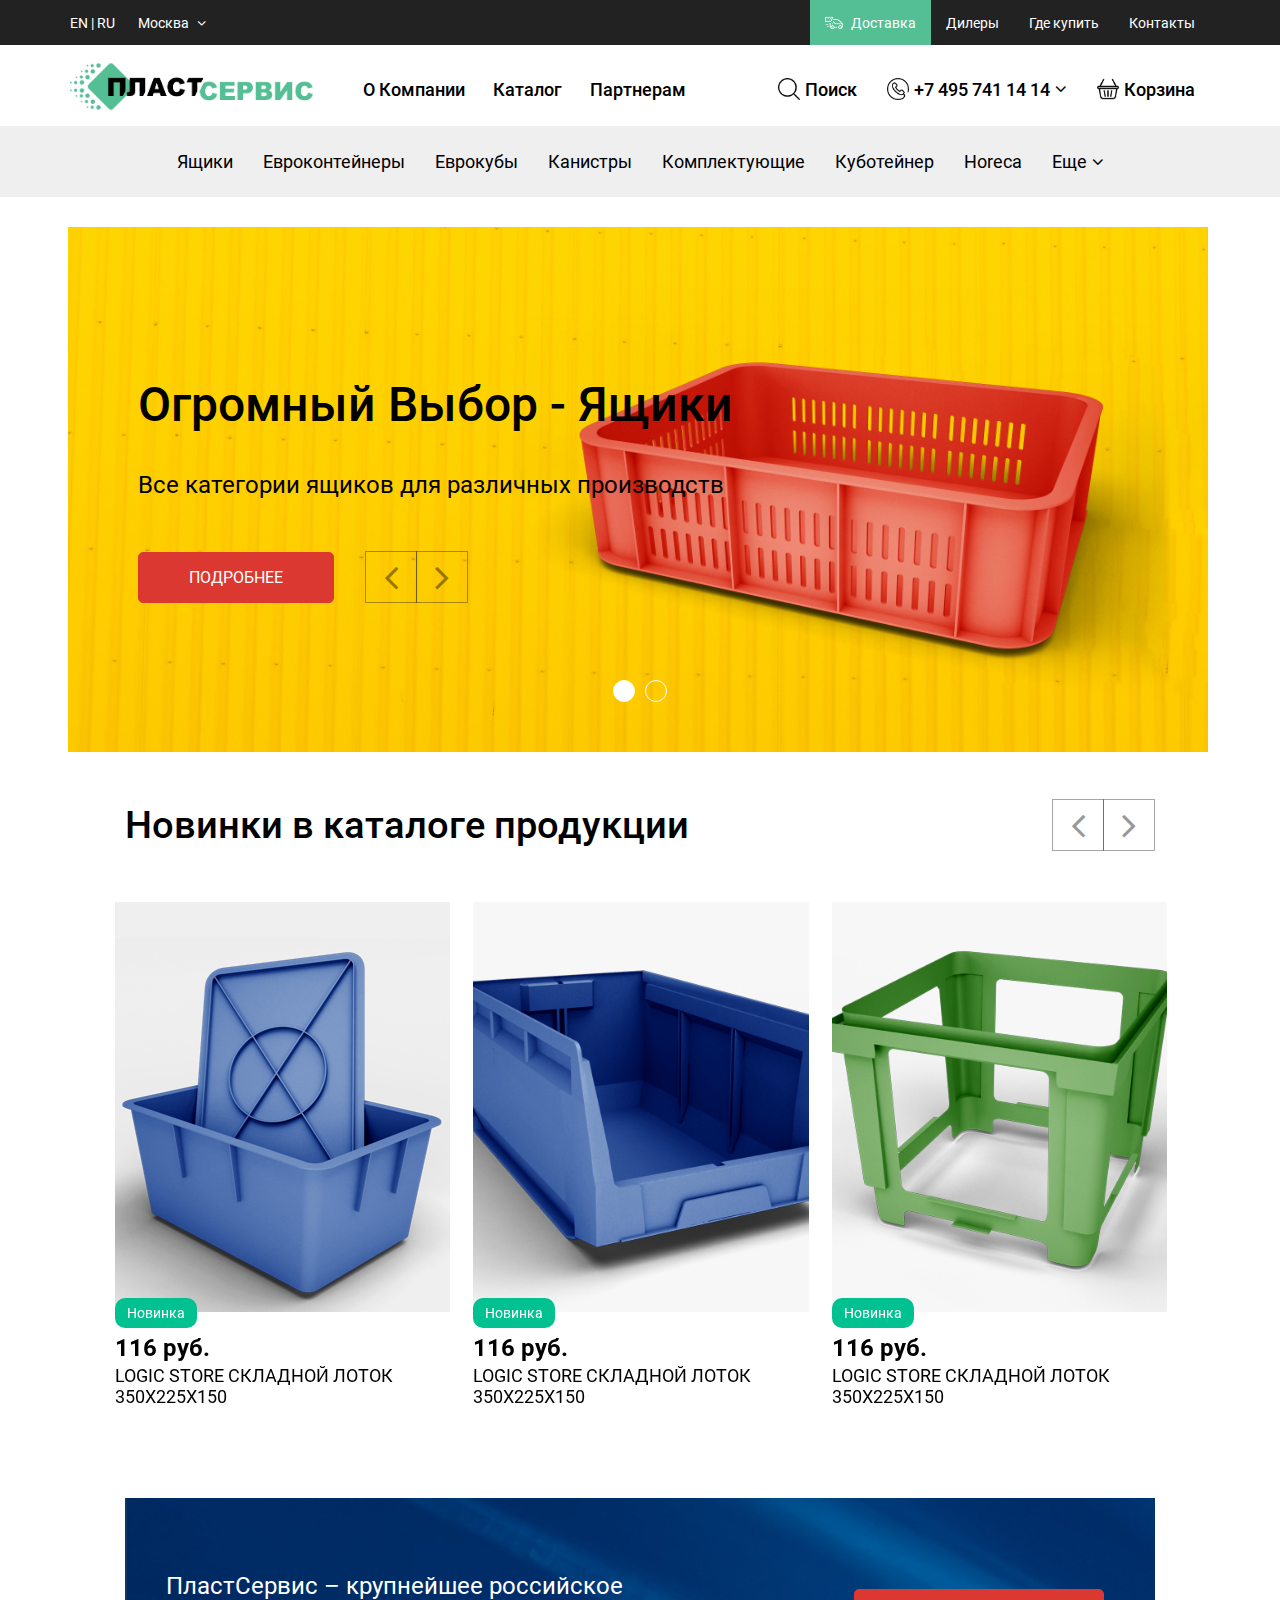
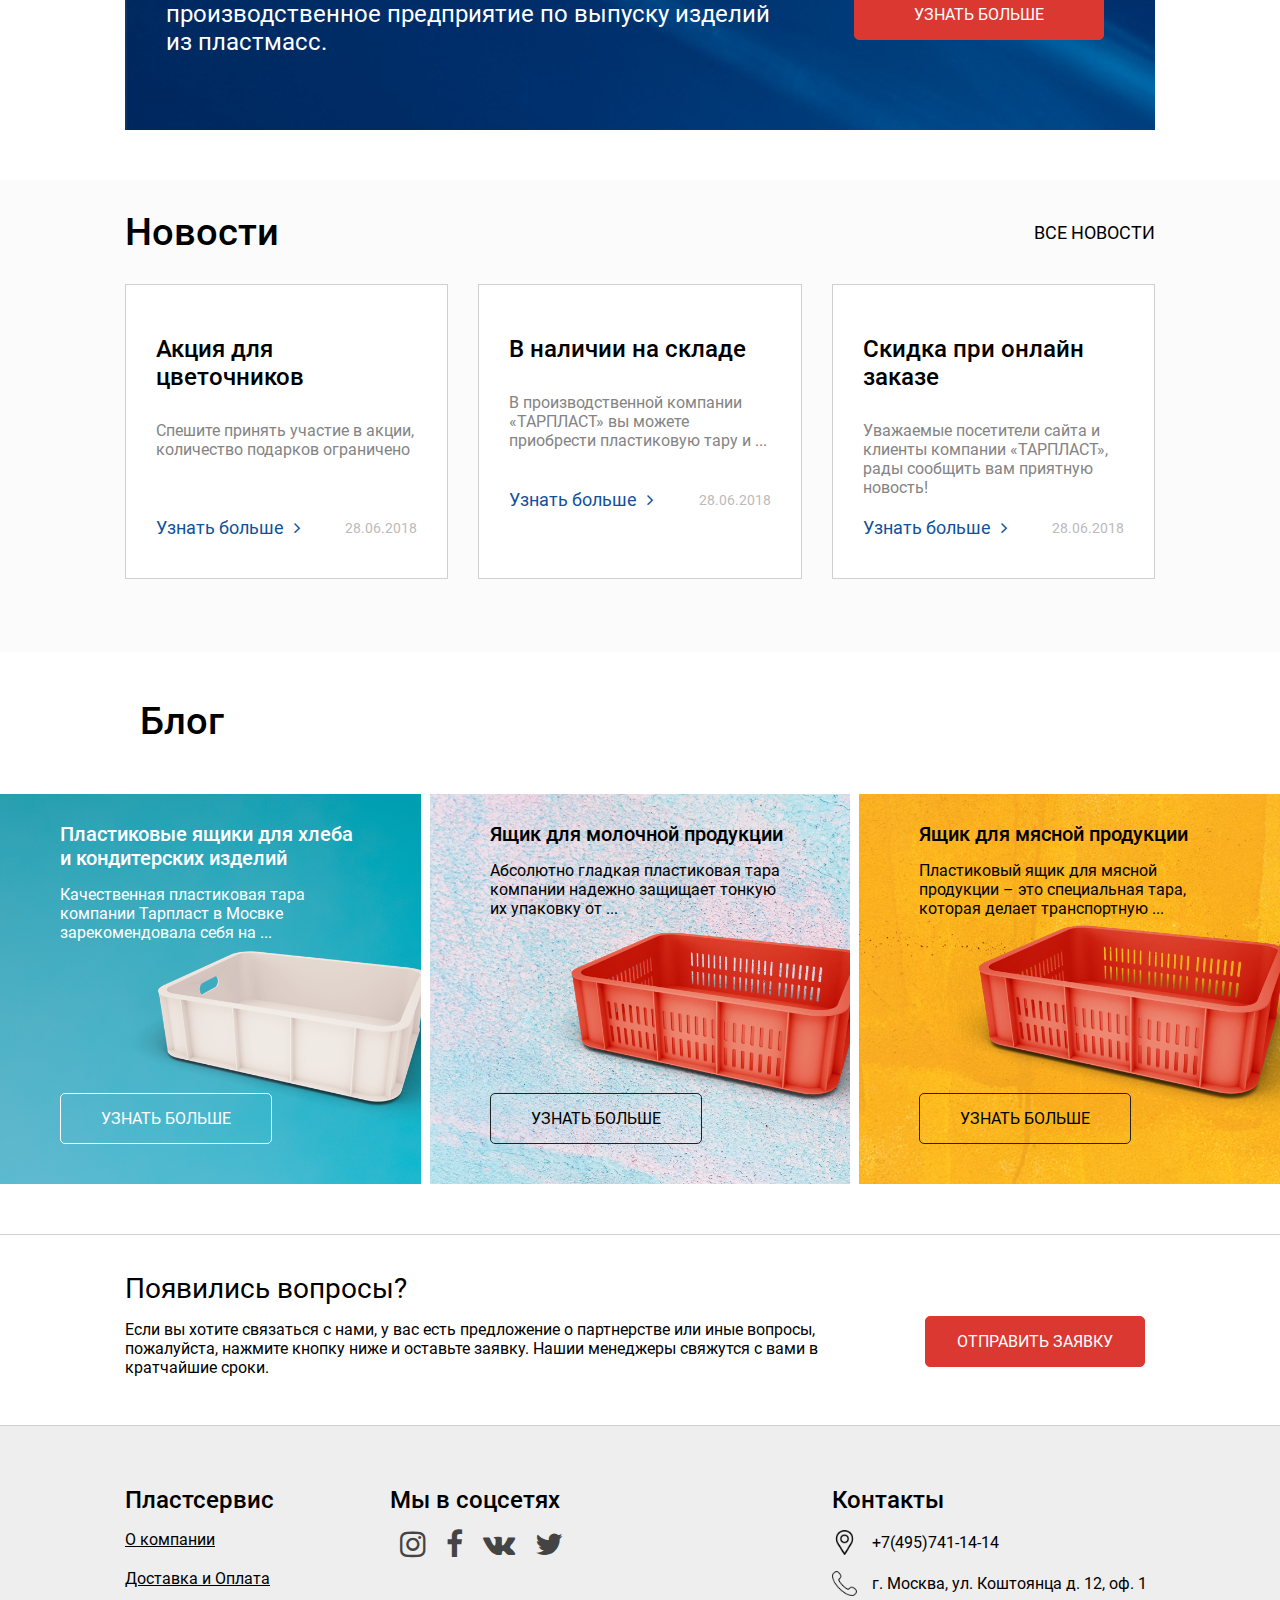
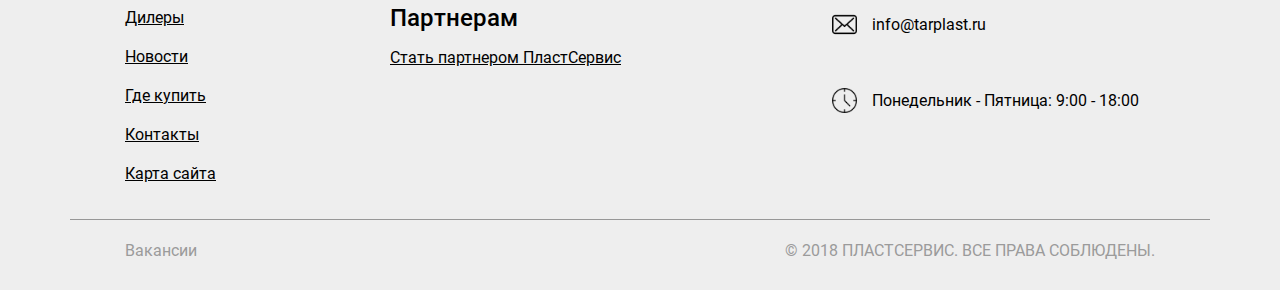
<file: index.html>
<!DOCTYPE html>
<!--[if lt IE 7]><html lang="ru" class="lt-ie9 lt-ie8 lt-ie7"><![endif]-->
<!--[if IE 7]><html lang="ru" class="lt-ie9 lt-ie8"><![endif]-->
<!--[if IE 8]><html lang="ru" class="lt-ie9"><![endif]-->
<!--[if gt IE 8]><!-->
<html lang="en">
<!--<![endif]-->
<head>
	<meta charset="utf-8" />

	<title>Главная</title>
	<meta content="" name="description" />
	<meta content="" property="og:image" />
	<meta content="" property="og:description" />
	<meta content="" property="og:site_name" />
	<meta content="website" property="og:type" />

	<meta content="telephone=no" name="format-detection" />

	<meta http-equiv="X-UA-Compatible" content="IE=edge" />
	<meta name="viewport" content="width=device-width, initial-scale=1.0" />

	<link rel="shortcut icon" href="favicon.png" />

	<link rel="stylesheet" href="libs/bootstrap/bootstrap-grid.min.css" />
	<link rel="stylesheet" href="libs/font-awesome-4.7.0/css/font-awesome.min.css" />
	<link rel="stylesheet" href="libs/owl-carousel/owl.carousel.min.css" />
	<link rel="stylesheet" href="libs/owl-carousel/owl.theme.default.min.css">
	<link rel="stylesheet" href="css/fonts.css" />
	<link rel="stylesheet" href="css/main.css" />
	<link rel="stylesheet" href="css/index.css" />
	<link rel="stylesheet" href="css/media-main.css" />
	<link rel="stylesheet" href="css/media-index.css" />
</head>
<body>
	
	<section class="header">
		<div class="sticky">
			<div class="mobile">
				<i class="fa fa-navicon" id="show-nav"></i>
				<div class="image">
					<img src="img/logo.png" alt="Logo">
				</div>
				<div class="tools">
					<a class="show-top-search-form">
						<img src="img/magnifying-glass.png" alt="Поиск">
					</a>
					<a href="#">
						<img src="img/shopping-basket-3.png" alt="Корзина">
					</a>

					<div class="search-form top-search-form">
						<form>
							<div class="input-wrapper">
								<input type="text" placeholder="Поиск">
								<img src="img/magnifying-glass.png" alt="поиск" class="search-button">
							</div>
						</form>
					</div>

				</div>

				<div class="slide-menu" id="slide-menu">
					<ul class="list">
						<li><a href="#">Главная</a></li>
						<hr>
						<li><a href="#">О компании</a></li>
						<li class="deploy-parent"><a>Каталог <i class="fa fa-angle-down"></i></a>
							<ul class="deploy-child">
								<li><a href="#">Еврокубы</a></li>
								<li><a href="#">Баки</a></li>
								<li><a href="#">Мусорные контейнеры</a></li>
								<li><a href="#">Канистры</a></li>
								<li><a href="#">Вазы</a></li>
								<li><a href="#">Пластиковые формы</a></li>
								<li><a href="#">Поддоны</a></li>
								<li><a href="#">Ящики</a></li>
								<li><a href="#">Паллеты</a></li>
								<li><a href="#">Horeca</a></li>
								<li><a href="#">Комплектующие</a></li>
								<li><a href="#">Ванны</a></li>
								<li><a href="#">Контейнер</a></li>
								<li><a href="#">Ведра</a></li>
								<li><a href="#">Лотки</a></li>
								<li><a href="#">Кубоконтейнер</a></li>
								<li><a href="#">Куботейнер</a></li>
							</ul>
						</li>
						<li><a href="#">Партнерам</a></li>
						<li><a href="#">Контакты</a></li>
						<li><a href="#">Доставка</a></li>
						<li><a href="#">Дилеры</a></li>
						<li><a href="#">Где купить</a></li>
					</ul>
				</div>
			</div>
			<div class="black-panel">
				<div class="container">
					<div class="row">
						<div class="location-info">
							<div class="lang">
								<a href="#">EN<a> | <a href="#">RU</a>
							</div>
							<div class="town">
								<span>Москва <i class="fa fa-angle-down"></i></span>
								<div class="choice">
									<ul>
										<li>Москва</li>
										<li>Москва</li>
										<li>Москва</li>
										<li>Москва</li>
										<li>Москва</li>
									</ul>
								</div>
							</div>
						</div>

						<div class="menu-wrapper">
							<ul class="menu">
								<li class="active">
									<a href="#">
										<img src="img/taxi-service 2-w.png" alt="Доставка">
										Доставка
									</a>
								</li>
								<li><a href="#">Дилеры</a></li>
								<li><a href="#">Где купить</a></li>
								<li><a href="#">Контакты</a></li>
							</ul>
						</div>
					</div>
				</div>
			</div> 

			<div class="dark search"></div>	

			<div class="menu-panel">
				<div class="container">
					<div class="row">
						<div class="logo-and-menu">
							<div class="logo-wrapper">
								<img src="img/logo.png" alt="ПластСервис">
							</div>

							<div class="menu-wrapper">
								<ul class="menu horizontal-menu">
									<li id="company">О Компании</li>
									<li id="catalogue">Каталог</li>
									<li id="partners">Партнерам</li>
								</ul>

							<!-- 
							ВЫПАДАЮЩИЕ МЕНЮ (submenu)
							ID кнопки соответствует классу блока (company, catalogue, partners)
						-->
						<div class="s-wrapper">
							<div class="container">
								<div class="submenu company">
									<ul class="horizontal-menu">
										<li><a href="#">О Нас</a></li>
										<li><a href="#">Новости</a></li>
										<li><a href="#">Наши партнеры</a></li>
									</ul>
								</div>
							</div>
						</div>

						<div class="s-wrapper">
							<div class="container">
								<div class="submenu catalogue">
									<div class="variety">
									<!-- 
										Последний товар в каждой группе имеет число-индекс, чтобы различать группы.
									-->
									<!-- 1 -->
									<div class="items-wrapper">
										<a class="item" href="#">
											<img src="img/icons/ICONS_16.png" alt="Куботейнер">
											Куботейнер
										</a>
										<a class="item" href="#">
											<img src="img/icons/ICONS_15.png" alt="Куботейнер">
											Еврокубы
										</a>
										<a class="item" href="#">
											<img src="img/icons/ICONS_13.png" alt="Куботейнер">
											Поддоны
										</a>
										<a class="item" href="#">
											<img src="img/icons/ICONS_2.png" alt="Куботейнер">
											Ящики
										</a>
										<a class="item" href="#">
											<img src="img/icons/ICONS_4.png" alt="Куботейнер">
											Баки
										</a>
										<a class="item" href="#">
											<img src="img/icons/ICONS_6.png" alt="Куботейнер">
											Horeca
										</a>
										<a class="item" href="#">
											<img src="img/icons/ICONS_3.png" alt="Куботейнер">
											Лотки
										</a>
										<a class="item" href="#">
											<img src="img/icons/ICONS_17.png" alt="Куботейнер">
											Мусорные контейнеры
										</a>
										<a class="item" href="#">
											<img src="img/icons/ICONS_11.png" alt="Куботейнер">
											Паллеты
										</a>
										<a class="item" href="#">
											<img src="img/icons/ICONS_7.png" alt="Куботейнер">
											Контейнер
										</a>
										<a class="item" href="#">
											<img src="img/icons/ICONS_12.png" alt="Куботейнер">
											Канистры
										</a>
										<a class="item" href="#">
											<img src="img/icons/ICONS_8.png" alt="Куботейнер">
											Комплектующие
										</a>
										<a class="item" href="#">
											<img src="img/icons/ICONS_9.png" alt="Куботейнер">
											Ведра
										</a>
										<a class="item" href="#">
											<img src="img/icons/ICONS_1.png" alt="Куботейнер">
											Для флористики
										</a>
										<a class="item" href="#">
											<img src="img/icons/ICONS_5.png" alt="Куботейнер">
											Ванны
										</a>
										<a class="item" href="#">
											<img src="img/icons/ICONS_18.png" alt="Куботейнер">
											Евроконтейнеры
										</a>
										<a class="item" href="#">
											<img src="img/icons/ICONS_10.png" alt="Куботейнер">
											Пластиковые формы
										</a>
										<a href="#" class="item full">Смотреть весь каталог 
											<i class="fa fa-angle-right"></i>
											<i class="fa fa-angle-right"></i>
										</a>
									</div>

								</div>
							</div>
						</div>
					</div>

					<div class="s-wrapper">
						<div class="container">
							<div class="submenu partners">
								<div class="image"><img src="img/partners.jpg" alt="Партерам"></div>
								<div class="info">
									<h3>Контрактное производство</h3>
									<h4>Изготовим изделие из полимерных материалов любой сложности</h4>
									<p>Рассмотрим совместные проекты по производству новых изделий с отечественными и зарубежными партнерами.</p>
									<a href="#" class="button">Узнать больше</a>
								</div>
							</div>
						</div>
					</div>
				</div>
			</div>

			<div class="tools-wrapper">
				<ul class="horizontal-menu">
					<li><a class="show-top-search-form"><img src="img/magnifying-glass.png" alt="Поиск"> Поиск</a>
						<div class="search-form top-search-form">
							<form>
								<div class="input-wrapper">
									<input type="text" placeholder="Поиск">
									<img src="img/magnifying-glass.png" alt="поиск" class="search-button">
								</div>
							</form>
						</div>
					</li>
					<li><a class="hint-trigger">
						<img src="img/telephone.png" alt="Телефон"> 
						+7 495 741 14 14 <i class="fa fa-angle-down"></i></a>
						<div class="hint">
							+7 495 741 14 14 <br>
							Email: info@tarlast.ru
						</div>
					</li>
					<li><a href="#">
						<img src="img/shopping-basket-3.png" alt="Корзина"> 
						Корзина
					</a></li>
				</ul>
			</div>
		</div>
	</div>
</div>
</div>
	
<div class="dark menu"></div>

<div class="variety-menu">
	<div class="container">
		<div class="row">
			<ul class="menu horizontal-menu">
				<li><a href="#">Ящики</a></li>
				<li><a href="#">Евроконтейнеры</a></li>
				<li><a href="#">Еврокубы</a></li>
				<li><a href="#" class="small">Канистры</a></li>
				<li><a href="#" class="tablets">Комплектующие</a></li>
				<li><a href="#" class="tablets">Куботейнер</a></li>
				<li><a href="#" class="tablets">Horeca</a></li>
				<li><a href="#" class="medium">Лотки</a></li>
				<li><a href="#" class="medium">Мусорные контейнеры</a></li>
				<li><a href="#" class="hint-trigger">Еще <i class="fa fa-angle-down"></i></a>
					<div class="hint">
						<ul class="menu">
							<li><a href="#" class="tablets">Комплектующие</a></li>
							<li><a href="#" class="tablets">Куботейнер</a></li>
							<li><a href="#" class="tablets">Horeca</a></li>
							<li><a href="#" class="tablets medium">Лотки</a></li>
							<li><a href="#" class="tablets medium">Мусорные контейнеры</a></li>
							<li><a href="#">Контейнеры</a></li>
							<li><a href="#">Вазы</a></li>
							<li><a href="#">Пластиковые формы</a></li>
							<li><a href="#">Поддоны</a></li>
							<li><a href="#">Паллеты</a></li>
							<li><a href="#">Комплектующие</a></li>
							<li><a href="#">Ванны</a></li>
							<li><a href="#">Ведра</a></li>
							<li><a href="#">Баки</a></li>
						</ul>
					</div>
				</li>
			</ul>
		</div>
	</div>
</div>
</section>

<section class="carousel owl-carousel slider">
	<div class="container">
	<div class="item-wrapper">
		<div class="container">
			<div class="row paddings-lr">
				<h2>Огромный Выбор - Ящики</h2>
				<h4>Все категории ящиков для различных производств</h4>
				<div class="nav-btn-wrapper">
					<a href="#" class="button b-red">Подробнее</a>
					<div class="nav nav-prev"><i class="fa fa-angle-left"></i></div>
					<div class="nav nav-next"><i class="fa fa-angle-right"></i></div>
				</div>
			</div>
		</div>
		<div class="hover-item">
			<img src="img/red.png" alt="">
		</div>
	</div>
</div>

<div class="container">
	<div class="item-wrapper blue">
		<div class="container">
			<div class="row paddings-lr">
				<h2>Огромный Выбор - Ящики</h2>
				<h4>Все категории ящиков для различных производств</h4>
				<div class="nav-btn-wrapper">
					<a href="#" class="button b-trans">Подробнее</a>
					<div class="nav nav-prev"><i class="fa fa-angle-left"></i></div>
					<div class="nav nav-next"><i class="fa fa-angle-right"></i></div>
				</div>
			</div>
		</div>
		<div class="hover-item">
			<img src="img/yel-g.png" alt="">
		</div>
	</div>
</div>
</section>

<section class="catalogue-news">
	<div class="container">
		<div class="row title-nav paddings-lr">
			<h2>Новинки в каталоге продукции</h2>
			<div class="nav-wrapper pc-only">
				<div class="nav nav-prev">
					<i class="fa fa-angle-left"></i>
				</div><div class="nav nav-next">
					<i class="fa fa-angle-right"></i>
				</div>
			</div>
		</div>
		<div class="row owl-carousel catalogue-carousel paddings-lr-18">
			<div class="item">
				<a href="#"><div class="image" style="background-image: url(img/product1.png)">
					<span class="tip">Новинка</span>
				</div></a>	<!-- SAME LINKS -->
				<a href="#"><h4>116 руб.</h4></a>	<!-- SAME LINKS -->
				<a href="#"><p>Logic store Складной лоток <br> 350x225x150</p></a>	<!-- SAME LINKS -->
				<div class="button-wrapper">
					<a href="#" class="button">Подробнее</a>	<!-- SAME LINKS -->
				</div>
			</div>

			<div class="item">
				<a href="#"><div class="image" style="background-image: url(img/product2.png)">
					<span class="tip">Новинка</span>
				</div></a> <!-- SAME LINKS -->
				<a href="#"><h4>116 руб.</h4></a> <!-- SAME LINKS -->
				<a href="#"><p>Logic store Складной лоток <br> 350x225x150</p></a> <!-- SAME LINKS -->
				<div class="button-wrapper">
					<a href="#" class="button">Подробнее</a>  <!-- SAME LINKS -->
				</div>
			</div>

			<div class="item">
				<a href="#"><div class="image" style="background-image: url(img/product3.png)">
					<span class="tip">Новинка</span>
				</div></a> <!-- SAME LINKS -->
				<a href="#"><h4>116 руб.</h4></a> <!-- SAME LINKS -->
				<a href="#"><p>Logic store Складной лоток <br> 350x225x150</p></a> <!-- SAME LINKS -->
				<div class="button-wrapper">
					<a href="#" class="button">Подробнее</a>  <!-- SAME LINKS -->
				</div>
			</div>
		</div>

		<div class="mobile-only">
			<div class="row title-nav">
				<div class="nav-wrapper">
					<div class="nav nav-prev">
						<i class="fa fa-angle-left"></i>
					</div><div class="nav nav-next">
						<i class="fa fa-angle-right"></i>
					</div>
				</div>
			</div>
		</div>
	</div>
</section>

<section class="know-more bg">
	<div class="container paddings-lr">
		<div class="row">
			<p>ПластСервис – крупнейшее российское производственное предприятие по выпуску изделий из пластмасс.</p>
			<a href="#" class="button b-red">Узнать больше</a>
		</div>
	</div>
</section>

<section class="news">
	<div class="container">
		<div class="row title paddings-lr">
			<h2>Новости</h2>
			<h3><a href="#">Все новости</a></h3>
		</div>
		<div class="row paddings-lr-40">
			<div class="col-lg-4 item-wrapper">
				<div class="item">
					<h3>Акция для цветочников</h3>
					<p>Спешите принять участие в акции, количество подарков ограничено</p>
					<div class="info">
						<a href="#">Узнать больше<i class="fa fa-angle-right"></i></a>
						<span class="date">28.06.2018</span>
					</div>
				</div>
			</div>

			<div class="col-lg-4 item-wrapper">
				<div class="item">
					<h3>В наличии на складе</h3>
					<p>В производственной компании «ТАРПЛАСТ» вы можете приобрести пластиковую тару и ...</p>
					<div class="info">
						<a href="#">Узнать больше<i class="fa fa-angle-right"></i></a>
						<span class="date">28.06.2018</span>
					</div>
				</div>
			</div>

			<div class="col-lg-4 item-wrapper">
				<div class="item">
					<h3>Скидка при онлайн заказе</h3>
					<p>Уважаемые посетители сайта и клиенты компании «ТАРПЛАСТ», рады сообщить вам приятную новость!</p>
					<div class="info">
						<a href="#">Узнать больше<i class="fa fa-angle-right"></i></a>
						<span class="date">28.06.2018</span>
					</div>
				</div>
			</div>
		</div>
	</div>
</section>

<section class="blog">
	<div class="container">
		<div class="row title paddings-lr">
			<h2>Блог</h2>
		</div>
	</div>
	<div class="row">
		<div class="item white">
			<div>
				<h4>Пластиковые ящики для хлеба и кондитерских изделий</h4>
				<p>Качественная пластиковая тара компании Тарпласт в Мосвке зарекомендовала себя на ...</p>
			</div>
			<a href="#" class="button">Узнать больше</a>
		</div>

		<div class="item">
			<div>
				<h4>Ящик для молочной продукции</h4>
				<p>Абсолютно гладкая пластиковая тара компании надежно защищает тонкую их упаковку от ...</p>
			</div>
			<a href="#" class="button">Узнать больше</a>
		</div>

		<div class="item">
			<div>
				<h4>Ящик для мясной продукции</h4>
				<p>Пластиковый ящик для мясной продукции – это специальная тара, которая делает транспортную ...</p>
			</div>
			<a href="#" class="button">Узнать больше</a>
		</div>
	</div>
</section>

<section class="know-more questions">
	<div class="container">
		<div class="row title paddings-lr-40">
			<h3>Появились вопросы?</h3>
		</div>
		<div class="row paddings-lr-40">
			<p>Если вы хотите связаться с нами, у вас есть предложение о партнерстве или иные вопросы, пожалуйста, нажмите кнопку ниже и оставьте заявку. Нашии менеджеры свяжутся с вами в кратчайшие сроки.</p>
			<a href="#" class="button b-red">Отправить заявку</a>
		</div>
	</div>
</section>

<section class="footer">
	<div class="container">
		<div class="row paddings-lr-40">
			<div class="col-md-3 item one pc-only">
				<h3>Пластсервис</h3>
				<ul>
					<li><a href="#">О компании</a></li>
					<li><a href="#">Доставка и Оплата</a></li>
					<li><a href="#">Дилеры</a></li>
					<li><a href="#">Новости</a></li>
					<li><a href="#">Где купить</a></li>
					<li><a href="#">Контакты</a></li>
					<li><a href="#">Карта сайта</a></li>
				</ul>
			</div>
			<div class="col-md-5 item two">
				<h3>Мы в соцсетях</h3>
				<div class="socials">
					<div class="item">
						<a href="#"><i class="fa fa-instagram"></i></a>
					</div>
					<div class="item">
						<a href="#"><i class="fa fa-facebook"></i></a>
					</div>
					<div class="item">
						<a href="#"><i class="fa fa-vk"></i></a>
					</div>
					<div class="item">
						<a href="#"><i class="fa fa-twitter"></i></a>
					</div>
				</div>
				<hr class="wider mobile-only">
				<h3>Партнерам</h3>
				<p><a href="#">Стать партнером ПластСервис</a></p>
				<br>
				<!-- <p>Вы также можете перейти на <a href="#">мобильную версию сайта</a>.</p> -->
			</div>
			<div class="col-md-4 item three pc-only">
				<h3>Контакты</h3>
				<p><img src="img/placeholder.png" alt="Адрес"> +7(495)741-14-14</p>
				<p><img src="img/phone-call.png" alt="Адрес"> г. Москва, ул. Коштоянца д. 12, оф. 1</p>
				<p><img src="img/envelope.png" alt="Адрес"> info@tarplast.ru</p>
				<br>
				<p><img src="img/clock.png" alt="Адрес"> Понедельник - Пятница: 9:00 - 18:00</p>
			</div>
		</div>
		<div class="row low paddings-lr pc-only">
			<p><a href="#">Вакансии</a></p>
			<p>© 2018 ПЛАСТСЕРВИС. ВСЕ ПРАВА СОБЛЮДЕНЫ.</p>
		</div>
	</div>
</section>
<!-- end mandatory -->
	<!--[if lt IE 9]>
	<script src="libs/html5shiv/es5-shim.min.js"></script>
	<script src="libs/html5shiv/html5shiv.min.js"></script>
	<script src="libs/html5shiv/html5shiv-printshiv.min.js"></script>
	<script src="libs/respond/respond.min.js"></script>
<![endif]-->
<script src="libs/jquery/jquery.min.js"></script>
<script src="libs/owl-carousel/owl.carousel.min.js"></script>
<script src="libs/jquery.equalheights.min.js"></script>
<script src="libs/jquery.sticky.js"></script>
<script src="js/common.js"></script>
<script src="js/index.js"></script>
<!-- Yandex.Metrika counter --><!-- /Yandex.Metrika counter -->
<!-- Google Analytics counter --><!-- /Google Analytics counter -->
</body>
</html>
</file>
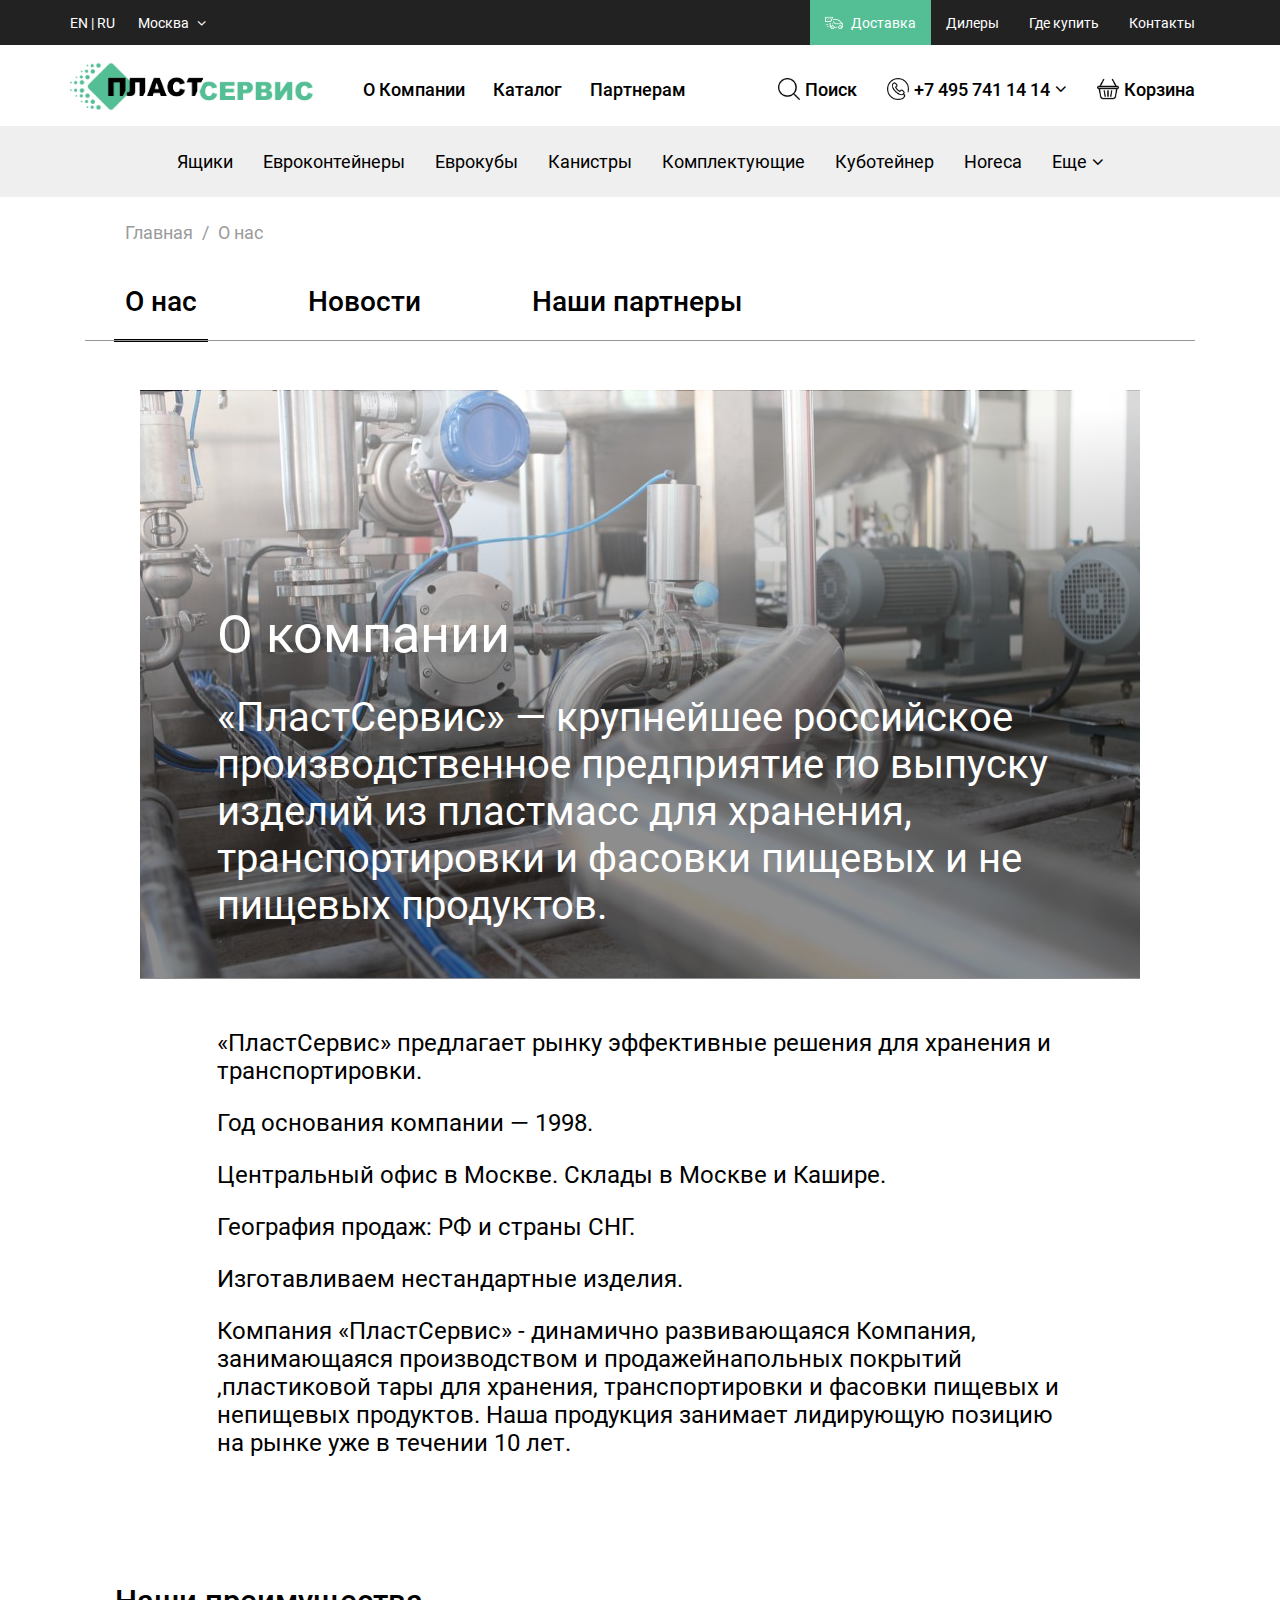
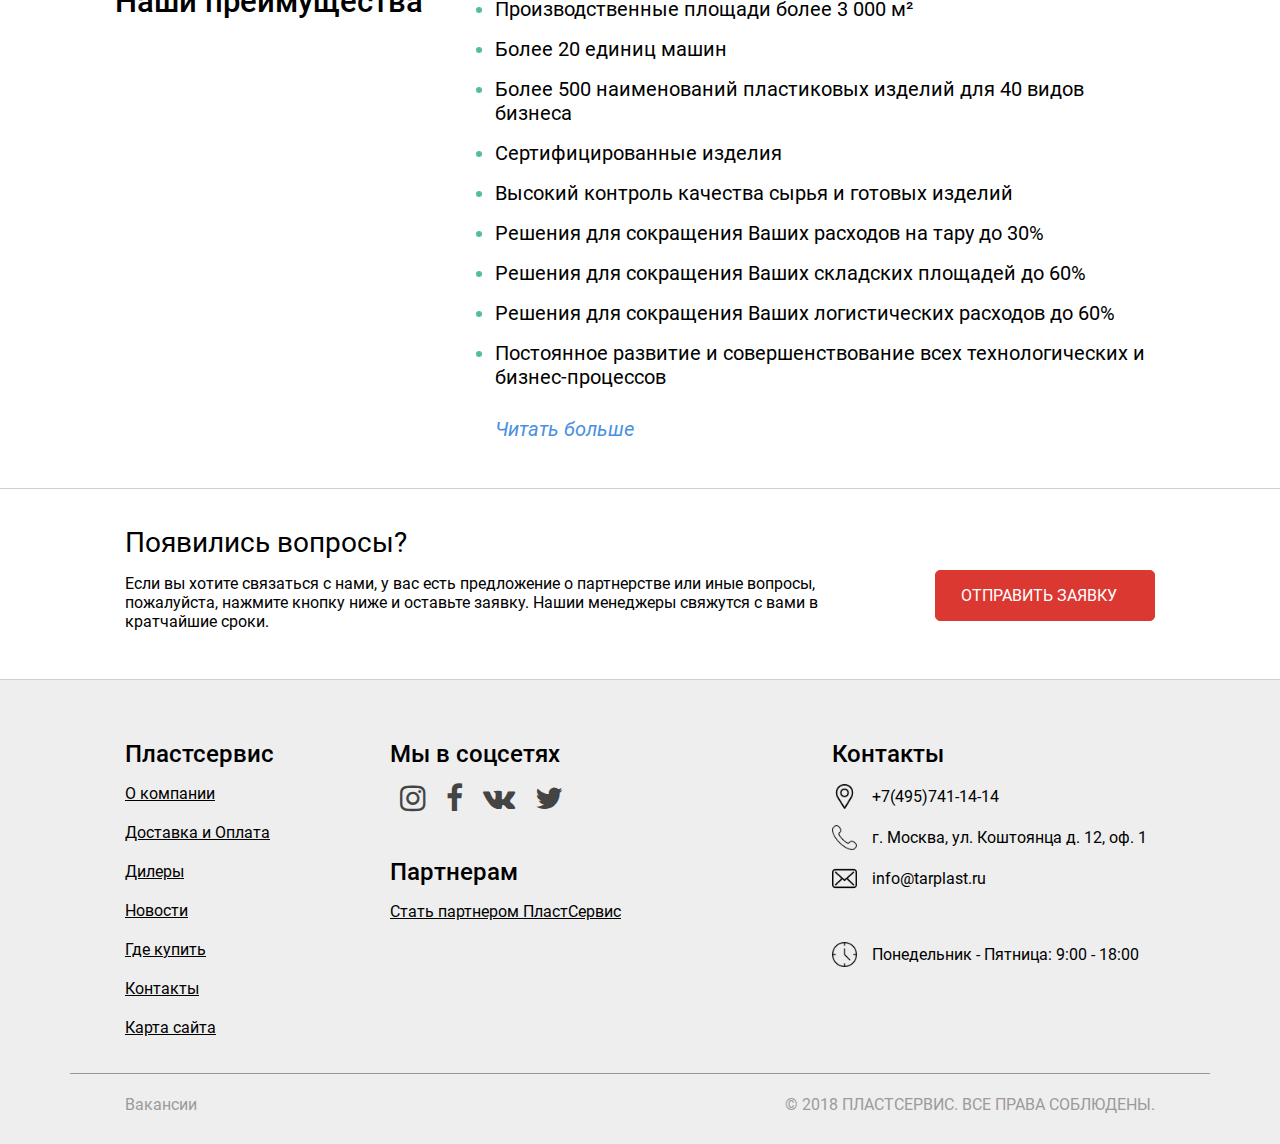
<file: aboutus.html>
<!DOCTYPE html>
<!--[if lt IE 7]><html lang="ru" class="lt-ie9 lt-ie8 lt-ie7"><![endif]-->
<!--[if IE 7]><html lang="ru" class="lt-ie9 lt-ie8"><![endif]-->
<!--[if IE 8]><html lang="ru" class="lt-ie9"><![endif]-->
<!--[if gt IE 8]><!-->
<html lang="en">
<!--<![endif]-->
<head>
	<meta charset="utf-8" />

	<title>О нас</title>
	<meta content="" name="description" />
	<meta content="" property="og:image" />
	<meta content="" property="og:description" />
	<meta content="" property="og:site_name" />
	<meta content="website" property="og:type" />

	<meta content="telephone=no" name="format-detection" />

	<meta http-equiv="X-UA-Compatible" content="IE=edge" />
	<meta name="viewport" content="width=device-width, initial-scale=1.0" />

	<link rel="shortcut icon" href="favicon.png" />

	<link rel="stylesheet" href="libs/bootstrap/bootstrap-grid.min.css" />
	<link rel="stylesheet" href="libs/font-awesome-4.7.0/css/font-awesome.min.css" />
	<link rel="stylesheet" href="css/fonts.css" />
	<link rel="stylesheet" href="css/main.css" />
	<link rel="stylesheet" href="css/aboutus.css" />
	<link rel="stylesheet" href="css/media-main.css" />
	<link rel="stylesheet" href="css/media-aboutus.css" />
</head>
<body>
	
	<section class="header">
		<div class="sticky">
			<div class="mobile">
				<i class="fa fa-navicon" id="show-nav"></i>
				<div class="image">
					<img src="img/logo.png" alt="Logo">
				</div>
				<div class="tools">
					<a class="show-top-search-form">
						<img src="img/magnifying-glass.png" alt="Поиск">
					</a>
					<a href="#">
						<img src="img/shopping-basket-3.png" alt="Корзина">
					</a>

					<div class="search-form top-search-form">
						<form>
							<div class="input-wrapper">
								<input type="text" placeholder="Поиск">
								<img src="img/magnifying-glass.png" alt="поиск" class="search-button">
							</div>
						</form>
					</div>

				</div>

				<div class="slide-menu" id="slide-menu">
					<ul class="list">
						<li><a href="#">Главная</a></li>
						<hr>
						<li><a href="#">О компании</a></li>
						<li class="deploy-parent"><a>Каталог <i class="fa fa-angle-down"></i></a>
							<ul class="deploy-child">
								<li><a href="#">Еврокубы</a></li>
								<li><a href="#">Баки</a></li>
								<li><a href="#">Мусорные контейнеры</a></li>
								<li><a href="#">Канистры</a></li>
								<li><a href="#">Вазы</a></li>
								<li><a href="#">Пластиковые формы</a></li>
								<li><a href="#">Поддоны</a></li>
								<li><a href="#">Ящики</a></li>
								<li><a href="#">Паллеты</a></li>
								<li><a href="#">Horeca</a></li>
								<li><a href="#">Комплектующие</a></li>
								<li><a href="#">Ванны</a></li>
								<li><a href="#">Контейнер</a></li>
								<li><a href="#">Ведра</a></li>
								<li><a href="#">Лотки</a></li>
								<li><a href="#">Кубоконтейнер</a></li>
								<li><a href="#">Куботейнер</a></li>
							</ul>
						</li>
						<li><a href="#">Партнерам</a></li>
						<li><a href="#">Контакты</a></li>
						<li><a href="#">Доставка</a></li>
						<li><a href="#">Дилеры</a></li>
						<li><a href="#">Где купить</a></li>
					</ul>
				</div>
			</div>
			<div class="black-panel">
				<div class="container">
					<div class="row">
						<div class="location-info">
							<div class="lang">
								<a href="#">EN<a> | <a href="#">RU</a>
							</div>
							<div class="town">
								<span>Москва <i class="fa fa-angle-down"></i></span>
								<div class="choice">
									<ul>
										<li>Москва</li>
										<li>Москва</li>
										<li>Москва</li>
										<li>Москва</li>
										<li>Москва</li>
									</ul>
								</div>
							</div>
						</div>

						<div class="menu-wrapper">
							<ul class="menu">
								<li class="active">
									<a href="#">
										<img src="img/taxi-service 2-w.png" alt="Доставка">
										Доставка
									</a>
								</li>
								<li><a href="#">Дилеры</a></li>
								<li><a href="#">Где купить</a></li>
								<li><a href="#">Контакты</a></li>
							</ul>
						</div>
					</div>
				</div>
			</div> 

			<div class="dark search"></div>	

			<div class="menu-panel">
				<div class="container">
					<div class="row">
						<div class="logo-and-menu">
							<div class="logo-wrapper">
								<img src="img/logo.png" alt="ПластСервис">
							</div>

							<div class="menu-wrapper">
								<ul class="menu horizontal-menu">
									<li id="company">О Компании</li>
									<li id="catalogue">Каталог</li>
									<li id="partners">Партнерам</li>
								</ul>

							<!-- 
							ВЫПАДАЮЩИЕ МЕНЮ (submenu)
							ID кнопки соответствует классу блока (company, catalogue, partners)
						-->
						<div class="s-wrapper">
							<div class="container">
								<div class="submenu company">
									<ul class="horizontal-menu">
										<li><a href="#">О Нас</a></li>
										<li><a href="#">Новости</a></li>
										<li><a href="#">Наши партнеры</a></li>
									</ul>
								</div>
							</div>
						</div>

						<div class="s-wrapper">
							<div class="container">
								<div class="submenu catalogue">
									<div class="variety">
									<!-- 
										Последний товар в каждой группе имеет число-индекс, чтобы различать группы.
									-->
									<!-- 1 -->
									<div class="items-wrapper">
										<a class="item" href="#">
											<img src="img/icons/ICONS_16.png" alt="Куботейнер">
											Куботейнер
										</a>
										<a class="item" href="#">
											<img src="img/icons/ICONS_15.png" alt="Куботейнер">
											Еврокубы
										</a>
										<a class="item" href="#">
											<img src="img/icons/ICONS_13.png" alt="Куботейнер">
											Поддоны
										</a>
										<a class="item" href="#">
											<img src="img/icons/ICONS_2.png" alt="Куботейнер">
											Ящики
										</a>
										<a class="item" href="#">
											<img src="img/icons/ICONS_4.png" alt="Куботейнер">
											Баки
										</a>
										<a class="item" href="#">
											<img src="img/icons/ICONS_6.png" alt="Куботейнер">
											Horeca
										</a>
										<a class="item" href="#">
											<img src="img/icons/ICONS_3.png" alt="Куботейнер">
											Лотки
										</a>
										<a class="item" href="#">
											<img src="img/icons/ICONS_17.png" alt="Куботейнер">
											Мусорные контейнеры
										</a>
										<a class="item" href="#">
											<img src="img/icons/ICONS_11.png" alt="Куботейнер">
											Паллеты
										</a>
										<a class="item" href="#">
											<img src="img/icons/ICONS_7.png" alt="Куботейнер">
											Контейнер
										</a>
										<a class="item" href="#">
											<img src="img/icons/ICONS_12.png" alt="Куботейнер">
											Канистры
										</a>
										<a class="item" href="#">
											<img src="img/icons/ICONS_8.png" alt="Куботейнер">
											Комплектующие
										</a>
										<a class="item" href="#">
											<img src="img/icons/ICONS_9.png" alt="Куботейнер">
											Ведра
										</a>
										<a class="item" href="#">
											<img src="img/icons/ICONS_1.png" alt="Куботейнер">
											Для флористики
										</a>
										<a class="item" href="#">
											<img src="img/icons/ICONS_5.png" alt="Куботейнер">
											Ванны
										</a>
										<a class="item" href="#">
											<img src="img/icons/ICONS_18.png" alt="Куботейнер">
											Евроконтейнеры
										</a>
										<a class="item" href="#">
											<img src="img/icons/ICONS_10.png" alt="Куботейнер">
											Пластиковые формы
										</a>
										<a href="#" class="item full">Смотреть весь каталог 
											<i class="fa fa-angle-right"></i>
											<i class="fa fa-angle-right"></i>
										</a>
									</div>

								</div>
							</div>
						</div>
					</div>

					<div class="s-wrapper">
						<div class="container">
							<div class="submenu partners">
								<div class="image"><img src="img/partners.jpg" alt="Партерам"></div>
								<div class="info">
									<h3>Контрактное производство</h3>
									<h4>Изготовим изделие из полимерных материалов любой сложности</h4>
									<p>Рассмотрим совместные проекты по производству новых изделий с отечественными и зарубежными партнерами.</p>
									<a href="#" class="button">Узнать больше</a>
								</div>
							</div>
						</div>
					</div>
				</div>
			</div>

			<div class="tools-wrapper">
				<ul class="horizontal-menu">
					<li><a class="show-top-search-form"><img src="img/magnifying-glass.png" alt="Поиск"> Поиск</a>
						<div class="search-form top-search-form">
							<form>
								<div class="input-wrapper">
									<input type="text" placeholder="Поиск">
									<img src="img/magnifying-glass.png" alt="поиск" class="search-button">
								</div>
							</form>
						</div>
					</li>
					<li><a class="hint-trigger">
						<img src="img/telephone.png" alt="Телефон"> 
						+7 495 741 14 14 <i class="fa fa-angle-down"></i></a>
						<div class="hint">
							+7 495 741 14 14 <br>
							Email: info@tarlast.ru
						</div>
					</li>
					<li><a href="#">
						<img src="img/shopping-basket-3.png" alt="Корзина"> 
						Корзина
					</a></li>
				</ul>
			</div>
		</div>
	</div>
</div>
</div>
	
<div class="dark menu"></div>

<div class="variety-menu">
	<div class="container">
		<div class="row">
			<ul class="menu horizontal-menu">
				<li><a href="#">Ящики</a></li>
				<li><a href="#">Евроконтейнеры</a></li>
				<li><a href="#">Еврокубы</a></li>
				<li><a href="#" class="small">Канистры</a></li>
				<li><a href="#" class="tablets">Комплектующие</a></li>
				<li><a href="#" class="tablets">Куботейнер</a></li>
				<li><a href="#" class="tablets">Horeca</a></li>
				<li><a href="#" class="medium">Лотки</a></li>
				<li><a href="#" class="medium">Мусорные контейнеры</a></li>
				<li><a href="#" class="hint-trigger">Еще <i class="fa fa-angle-down"></i></a>
					<div class="hint">
						<ul class="menu">
							<li><a href="#" class="tablets">Комплектующие</a></li>
							<li><a href="#" class="tablets">Куботейнер</a></li>
							<li><a href="#" class="tablets">Horeca</a></li>
							<li><a href="#" class="tablets medium">Лотки</a></li>
							<li><a href="#" class="tablets medium">Мусорные контейнеры</a></li>
							<li><a href="#">Контейнеры</a></li>
							<li><a href="#">Вазы</a></li>
							<li><a href="#">Пластиковые формы</a></li>
							<li><a href="#">Поддоны</a></li>
							<li><a href="#">Паллеты</a></li>
							<li><a href="#">Комплектующие</a></li>
							<li><a href="#">Ванны</a></li>
							<li><a href="#">Ведра</a></li>
							<li><a href="#">Баки</a></li>
						</ul>
					</div>
				</li>
			</ul>
		</div>
	</div>
</div>
</section>

<div class="breadcrumbs">
	<div class="container">
		<div class="row paddings-lr">
			<a href="#">Главная</a> 
			<span class="slash">/</span>
			<a href="#">О нас</a>
		</div>
	</div>
</div>

<section class="info-block">
	<div class="container">
		<hr class="mobile-only">
		<div class="row paddings-lr menu-of-sections">
			<ul class="horizontal-menu">
				<li class="active"><a href="#">О нас</a></li>
				<li><a href="#">Новости</a></li>
				<li><a href="#">Наши партнеры</a></li>
			</ul>
		</div>

		<hr>

		<div class="row info paddings-lr-70">
			<div class="bg-block">
				<h2>О компании</h2>
				<p>«ПластСервис» — крупнейшее российское производственное предприятие по выпуску изделий из пластмасс для хранения, транспортировки и фасовки пищевых и не пищевых продуктов.</p>
			</div>
			
			<div class="description">
				<p>«ПластСервис» предлагает рынку эффективные решения для хранения и транспортировки.</p>

				<p>Год основания компании — 1998.</p>

				<p>Центральный офис в Москве. Склады в Москве и Кашире.</p>

				<p>География продаж: РФ и страны СНГ.</p>

				<p>Изготавливаем нестандартные изделия.</p>

				<p>Компания «ПластСервис» - динамично развивающаяся Компания, занимающаяся производством и продажейнапольных покрытий ,пластиковой тары для хранения, транспортировки и фасовки пищевых и непищевых продуктов. Наша продукция занимает лидирующую позицию на рынке уже в течении 10 лет.</p>
			</div>
		</div>

		<div class="row paddings-lr-45 advantages">
			<div class="text">
				<h2>Наши преимущества</h2>
			</div>

			<div class="list">
				<ul>
					<li><span>Производственные площади более 3 000 м²</span></li>

					<li><span>Более 20 единиц машин</span></li>

					<li><span>Более 500 наименований пластиковых изделий для 40 видов бизнеса</span></li>

					<li><span>Сертифицированные изделия</span></li>

					<li><span>Высокий контроль качества сырья и готовых изделий</span></li>

					<li><span>Решения для сокращения Ваших расходов на тару до 30%</span></li>

					<li><span>Решения для сокращения Ваших складских площадей до 60%</span></li>

					<li><span>Решения для сокращения Ваших логистических расходов до 60%</span></li>

					<li><span>Постоянное развитие и совершенствование всех технологических 
					и бизнес-процессов</span></li>
				</ul>

				<ul class="hidden">
					<li><span>Индивидуальный подход к заказам, с учётом потребительских 
					свойств изделий</span></li>

					<li><span>Возможность брендирования тары (фирменный цвет, нанесение 
					логотипа)</span></li>

					<li><span>Обработка заказа в течение часа</span></li>

					<li><span>Исполнение заказов в сжатые сроки</span></li>

					<li><span>Удобное расположение складов</span></li>

					<li><span>Бесплатная доставка по Москве и МО при заказе от 100 000 рублей</span></li>

					<li><span>Доставка по РФ и странам СНГ</span></li>

					<li><span>Широкая дилерская сеть</span></li>

					<li><span>Возможность производства любой партии продукции</span></li>

					<li><span>Профессиональная команда</span></li>

					<li><span>Прозрачная система скидок и бонусов</span></li>

					<li><span>Гарантированный срок эксплуатации</span></li>
				</ul>

				<div id="read-more"><i>Читать больше</i></div>
			</div>
		</div>
	</div>
</section>

<section class="know-more questions">
		<div class="container">
			<div class="row title paddings-lr-40">
				<h3>Появились вопросы?</h3>
			</div>
			<div class="row paddings-lr-40">
				<p>Если вы хотите связаться с нами, у вас есть предложение о партнерстве или иные вопросы, пожалуйста, нажмите кнопку ниже и оставьте заявку. Нашии менеджеры свяжутся с вами в кратчайшие сроки.</p>
				<a href="#" class="button b-red">Отправить заявку</a>
			</div>
		</div>
</section>

<section class="footer">
	<div class="container">
		<div class="row paddings-lr-40">
			<div class="col-md-3 item one pc-only">
				<h3>Пластсервис</h3>
				<ul>
					<li><a href="#">О компании</a></li>
					<li><a href="#">Доставка и Оплата</a></li>
					<li><a href="#">Дилеры</a></li>
					<li><a href="#">Новости</a></li>
					<li><a href="#">Где купить</a></li>
					<li><a href="#">Контакты</a></li>
					<li><a href="#">Карта сайта</a></li>
				</ul>
			</div>
			<div class="col-md-5 item two">
				<h3>Мы в соцсетях</h3>
				<div class="socials">
					<div class="item">
						<a href="#"><i class="fa fa-instagram"></i></a>
					</div>
					<div class="item">
						<a href="#"><i class="fa fa-facebook"></i></a>
					</div>
					<div class="item">
						<a href="#"><i class="fa fa-vk"></i></a>
					</div>
					<div class="item">
						<a href="#"><i class="fa fa-twitter"></i></a>
					</div>
				</div>
				<hr class="wider mobile-only">
				<h3>Партнерам</h3>
				<p><a href="#">Стать партнером ПластСервис</a></p>
				<br>
				<!-- <p>Вы также можете перейти на <a href="#">мобильную версию сайта</a>.</p> -->
			</div>
			<div class="col-md-4 item three pc-only">
				<h3>Контакты</h3>
				<p><img src="img/placeholder.png" alt="Адрес"> +7(495)741-14-14</p>
				<p><img src="img/phone-call.png" alt="Адрес"> г. Москва, ул. Коштоянца д. 12, оф. 1</p>
				<p><img src="img/envelope.png" alt="Адрес"> info@tarplast.ru</p>
				<br>
				<p><img src="img/clock.png" alt="Адрес"> Понедельник - Пятница: 9:00 - 18:00</p>
			</div>
		</div>
		<div class="row low paddings-lr pc-only">
			<p><a href="#">Вакансии</a></p>
			<p>© 2018 ПЛАСТСЕРВИС. ВСЕ ПРАВА СОБЛЮДЕНЫ.</p>
		</div>
	</div>
</section>

<!-- end mandatory -->
	<!--[if lt IE 9]>
	<script src="libs/html5shiv/es5-shim.min.js"></script>
	<script src="libs/html5shiv/html5shiv.min.js"></script>
	<script src="libs/html5shiv/html5shiv-printshiv.min.js"></script>
	<script src="libs/respond/respond.min.js"></script>
<![endif]-->
<script src="libs/jquery/jquery.min.js"></script>
<script src="libs/jquery.sticky.js"></script>
<script src="js/common.js"></script>
<script src="js/aboutus.js"></script>
<!-- Yandex.Metrika counter --><!-- /Yandex.Metrika counter -->
<!-- Google Analytics counter --><!-- /Google Analytics counter -->
</body>
</html>
</file>
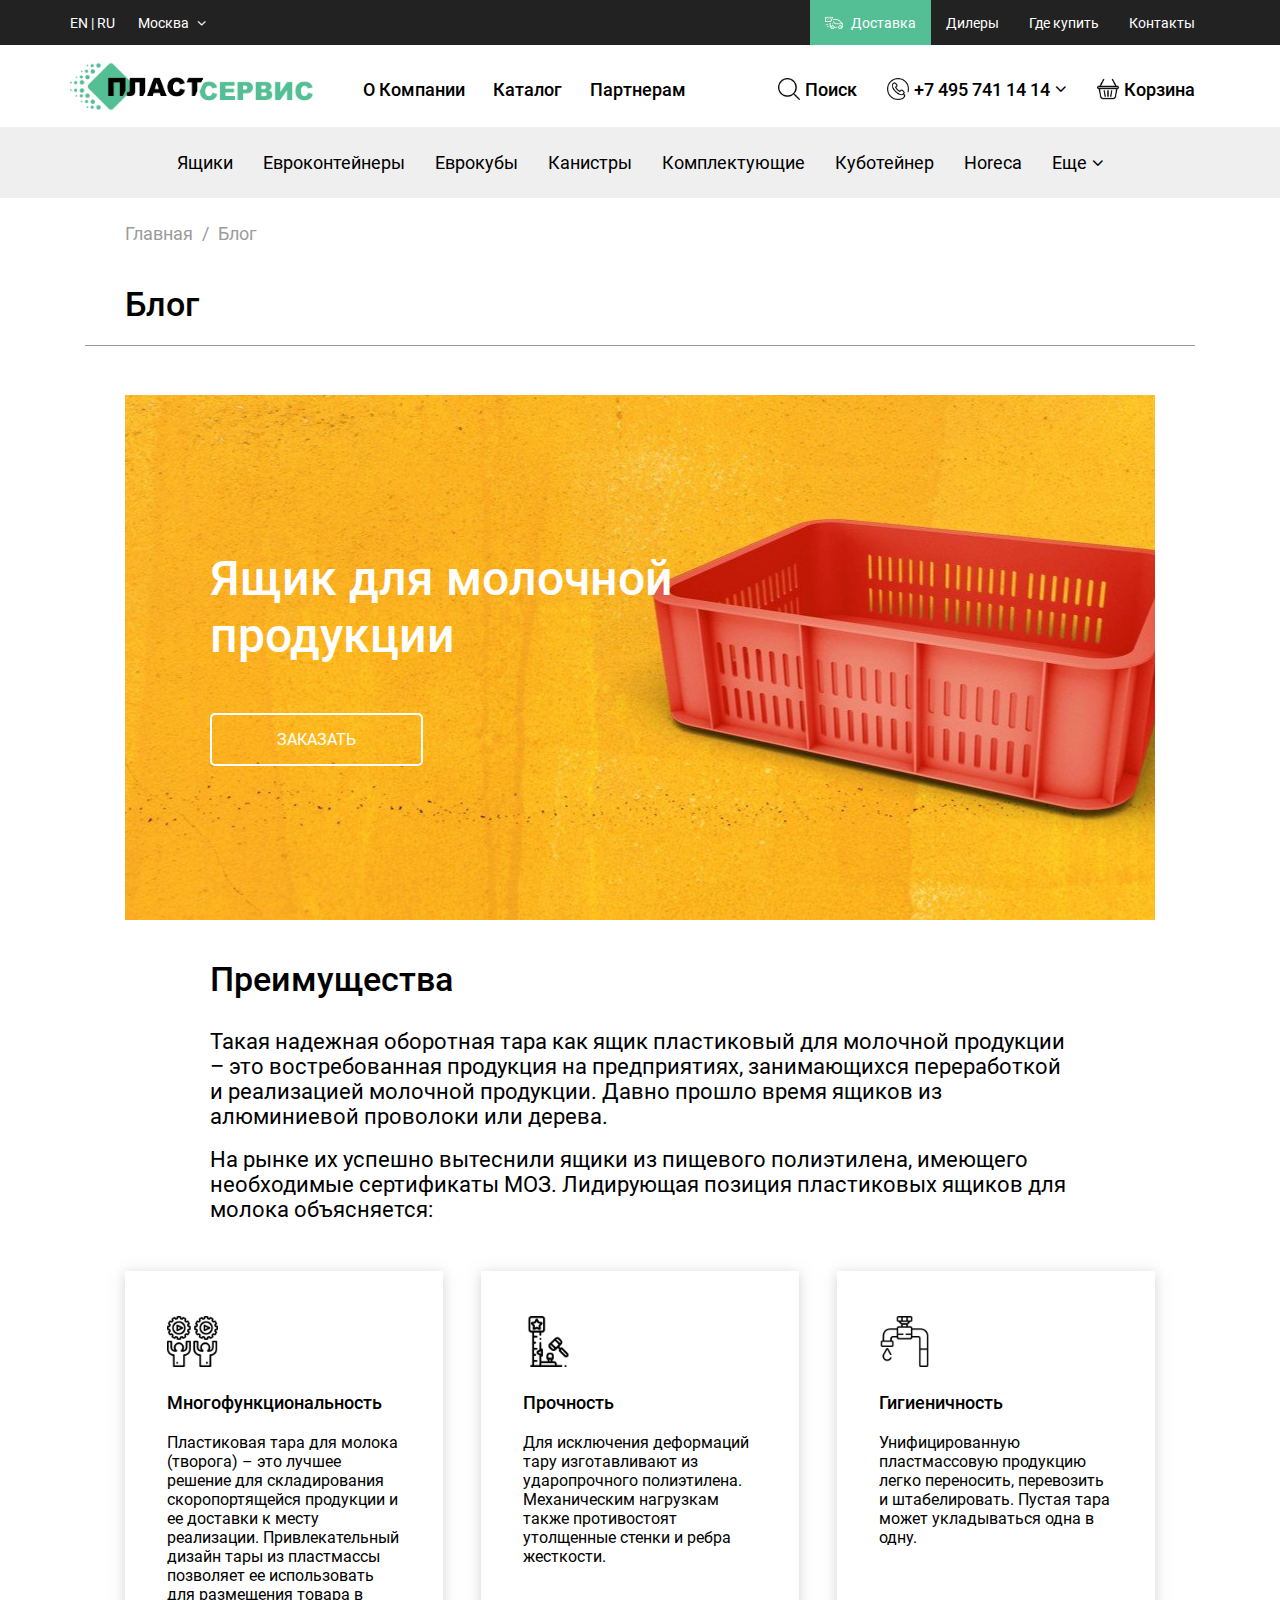
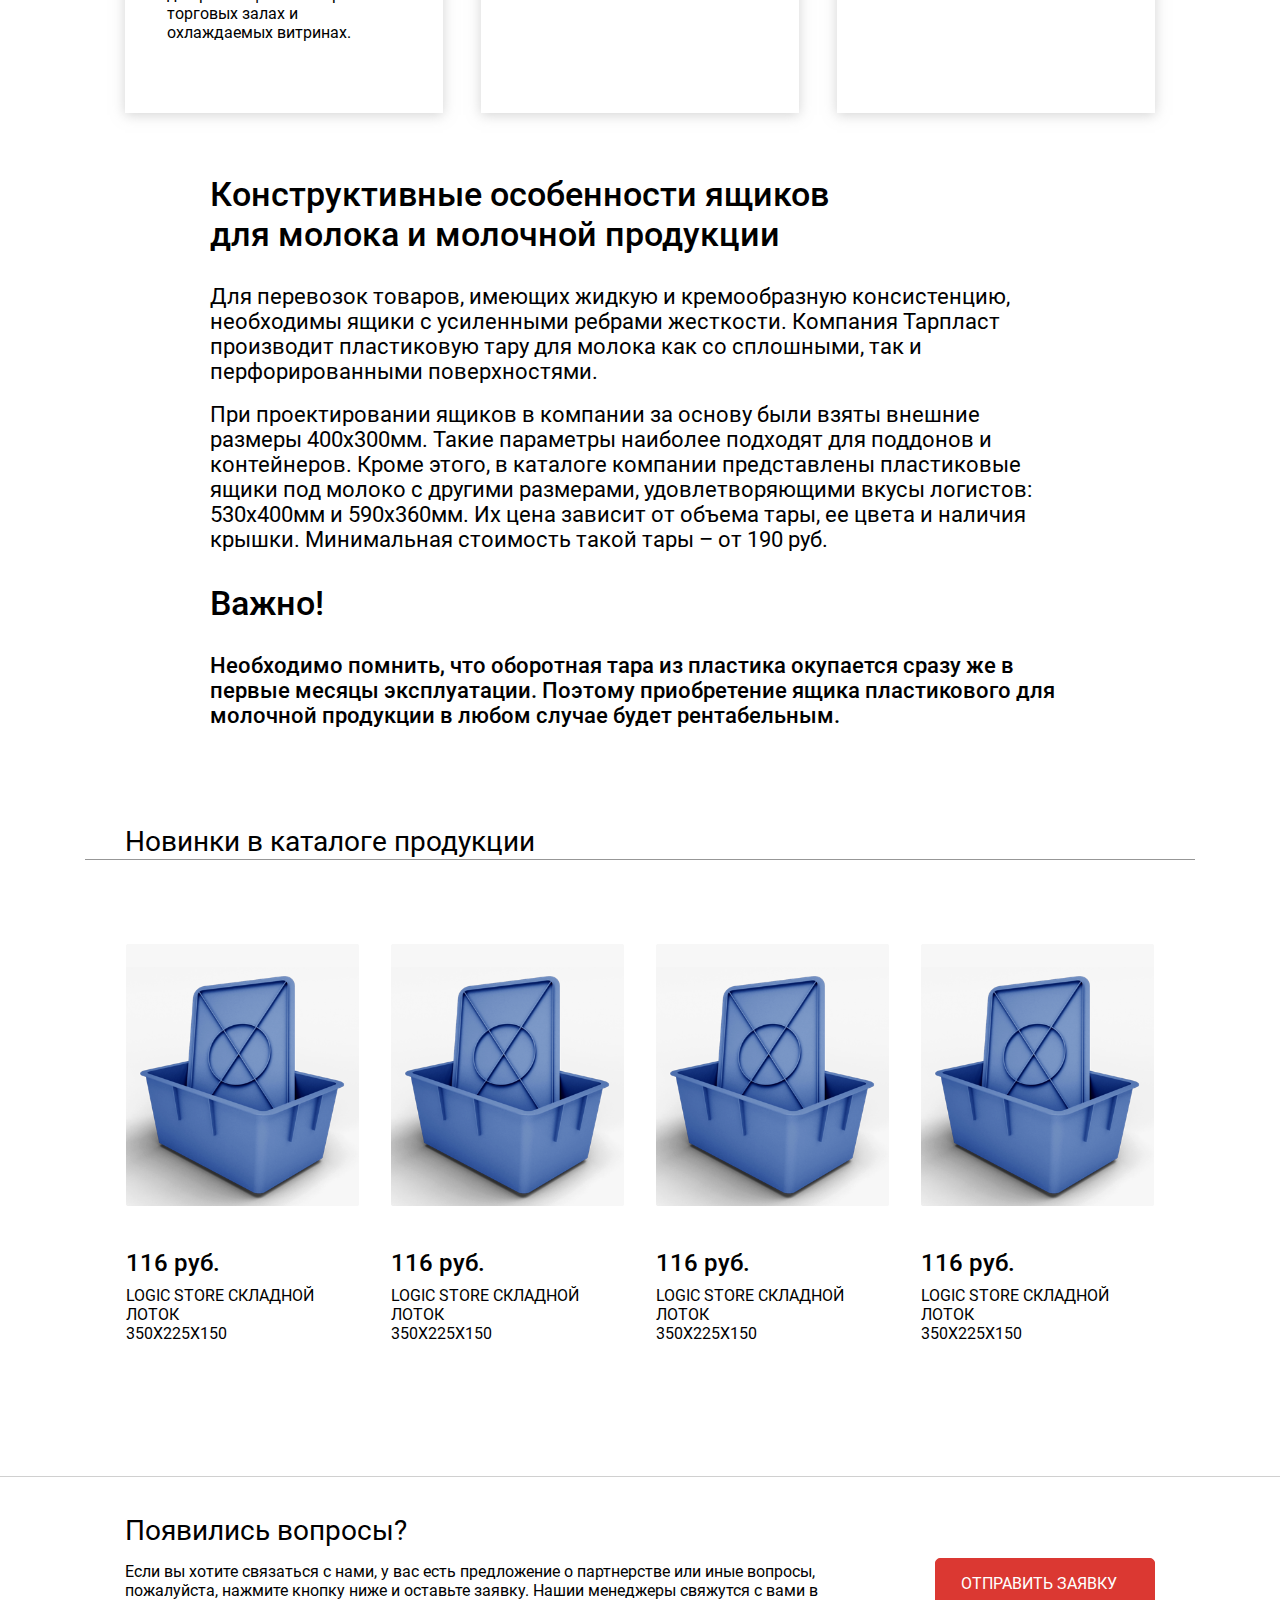
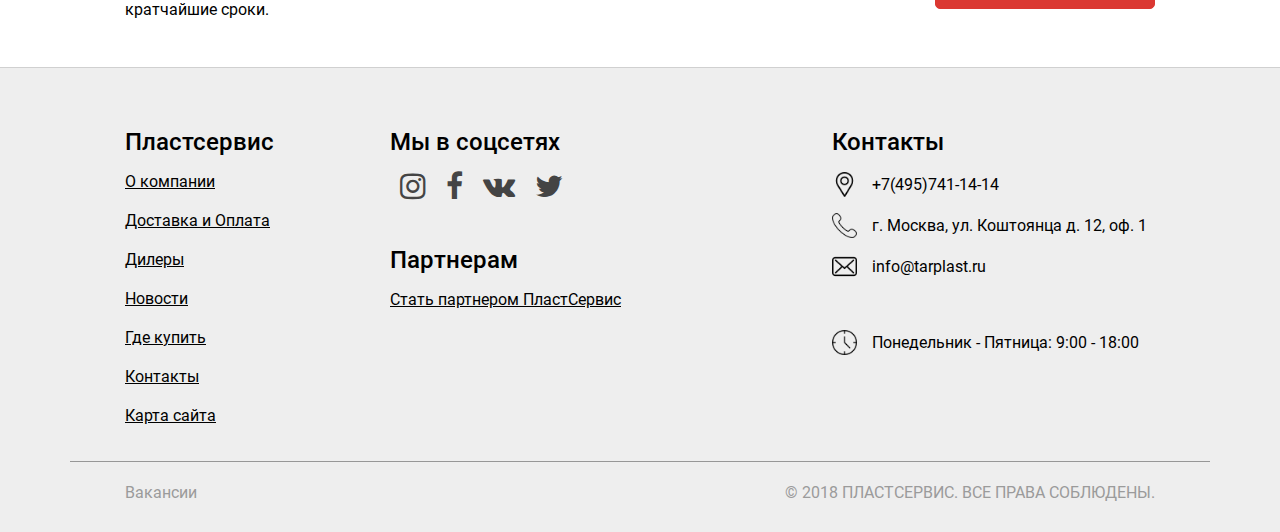
<file: blog.html>
<!DOCTYPE html>
<!--[if lt IE 7]><html lang="ru" class="lt-ie9 lt-ie8 lt-ie7"><![endif]-->
<!--[if IE 7]><html lang="ru" class="lt-ie9 lt-ie8"><![endif]-->
<!--[if IE 8]><html lang="ru" class="lt-ie9"><![endif]-->
<!--[if gt IE 8]><!-->
<html lang="en">
<!--<![endif]-->
<head>
	<meta charset="utf-8" />

	<title>Блог</title>
	<meta content="" name="description" />
	<meta content="" property="og:image" />
	<meta content="" property="og:description" />
	<meta content="" property="og:site_name" />
	<meta content="website" property="og:type" />

	<meta content="telephone=no" name="format-detection" />

	<meta http-equiv="X-UA-Compatible" content="IE=edge" />
	<meta name="viewport" content="width=device-width, initial-scale=1.0" />

	<link rel="shortcut icon" href="favicon.png" />

	<link rel="stylesheet" href="libs/bootstrap/bootstrap-grid.min.css" />
	<link rel="stylesheet" href="libs/font-awesome-4.7.0/css/font-awesome.min.css" />
	<link rel="stylesheet" href="css/fonts.css" />
	<link rel="stylesheet" href="css/main.css" />
	<link rel="stylesheet" href="css/blog.css" />
	<link rel="stylesheet" href="css/media-main.css" />
	<link rel="stylesheet" href="css/media-blog.css" />
</head>
<body>
	
	<section class="header">
		<div class="sticky">
			<div class="mobile">
				<i class="fa fa-navicon" id="show-nav"></i>
				<div class="image">
					<img src="img/logo.png" alt="Logo">
				</div>
				<div class="tools">
					<a class="show-top-search-form">
						<img src="img/magnifying-glass.png" alt="Поиск">
					</a>
					<a href="#">
						<img src="img/shopping-basket-3.png" alt="Корзина">
					</a>

					<div class="search-form top-search-form">
						<form>
							<div class="input-wrapper">
								<input type="text" placeholder="Поиск">
								<img src="img/magnifying-glass.png" alt="поиск" class="search-button">
							</div>
						</form>
					</div>

				</div>

				<div class="slide-menu" id="slide-menu">
					<ul class="list">
						<li><a href="#">Главная</a></li>
						<hr>
						<li><a href="#">О компании</a></li>
						<li class="deploy-parent"><a>Каталог <i class="fa fa-angle-down"></i></a>
							<ul class="deploy-child">
								<li><a href="#">Еврокубы</a></li>
								<li><a href="#">Баки</a></li>
								<li><a href="#">Мусорные контейнеры</a></li>
								<li><a href="#">Канистры</a></li>
								<li><a href="#">Вазы</a></li>
								<li><a href="#">Пластиковые формы</a></li>
								<li><a href="#">Поддоны</a></li>
								<li><a href="#">Ящики</a></li>
								<li><a href="#">Паллеты</a></li>
								<li><a href="#">Horeca</a></li>
								<li><a href="#">Комплектующие</a></li>
								<li><a href="#">Ванны</a></li>
								<li><a href="#">Контейнер</a></li>
								<li><a href="#">Ведра</a></li>
								<li><a href="#">Лотки</a></li>
								<li><a href="#">Кубоконтейнер</a></li>
								<li><a href="#">Куботейнер</a></li>
							</ul>
						</li>
						<li><a href="#">Партнерам</a></li>
						<li><a href="#">Контакты</a></li>
						<li><a href="#">Доставка</a></li>
						<li><a href="#">Дилеры</a></li>
						<li><a href="#">Где купить</a></li>
					</ul>
				</div>
			</div>
			<div class="black-panel">
				<div class="container">
					<div class="row">
						<div class="location-info">
							<div class="lang">
								<a href="#">EN<a> | <a href="#">RU</a>
							</div>
							<div class="town">
								<span>Москва <i class="fa fa-angle-down"></i></span>
								<div class="choice">
									<ul>
										<li>Москва</li>
										<li>Москва</li>
										<li>Москва</li>
										<li>Москва</li>
										<li>Москва</li>
									</ul>
								</div>
							</div>
						</div>

						<div class="menu-wrapper">
							<ul class="menu">
								<li class="active">
									<a href="#">
										<img src="img/taxi-service 2-w.png" alt="Доставка">
										Доставка
									</a>
								</li>
								<li><a href="#">Дилеры</a></li>
								<li><a href="#">Где купить</a></li>
								<li><a href="#">Контакты</a></li>
							</ul>
						</div>
					</div>
				</div>
			</div> 

			<div class="dark search"></div>	

			<div class="menu-panel">
				<div class="container">
					<div class="row">
						<div class="logo-and-menu">
							<div class="logo-wrapper">
								<img src="img/logo.png" alt="ПластСервис">
							</div>

							<div class="menu-wrapper">
								<ul class="menu horizontal-menu">
									<li id="company">О Компании</li>
									<li id="catalogue">Каталог</li>
									<li id="partners">Партнерам</li>
								</ul>

							<!-- 
							ВЫПАДАЮЩИЕ МЕНЮ (submenu)
							ID кнопки соответствует классу блока (company, catalogue, partners)
						-->
						<div class="s-wrapper">
							<div class="container">
								<div class="submenu company">
									<ul class="horizontal-menu">
										<li><a href="#">О Нас</a></li>
										<li><a href="#">Новости</a></li>
										<li><a href="#">Наши партнеры</a></li>
									</ul>
								</div>
							</div>
						</div>

						<div class="s-wrapper">
							<div class="container">
								<div class="submenu catalogue">
									<div class="variety">
									<!-- 
										Последний товар в каждой группе имеет число-индекс, чтобы различать группы.
									-->
									<!-- 1 -->
									<div class="items-wrapper">
										<a class="item" href="#">
											<img src="img/icons/ICONS_16.png" alt="Куботейнер">
											Куботейнер
										</a>
										<a class="item" href="#">
											<img src="img/icons/ICONS_15.png" alt="Куботейнер">
											Еврокубы
										</a>
										<a class="item" href="#">
											<img src="img/icons/ICONS_13.png" alt="Куботейнер">
											Поддоны
										</a>
										<a class="item" href="#">
											<img src="img/icons/ICONS_2.png" alt="Куботейнер">
											Ящики
										</a>
										<a class="item" href="#">
											<img src="img/icons/ICONS_4.png" alt="Куботейнер">
											Баки
										</a>
										<a class="item" href="#">
											<img src="img/icons/ICONS_6.png" alt="Куботейнер">
											Horeca
										</a>
										<a class="item" href="#">
											<img src="img/icons/ICONS_3.png" alt="Куботейнер">
											Лотки
										</a>
										<a class="item" href="#">
											<img src="img/icons/ICONS_17.png" alt="Куботейнер">
											Мусорные контейнеры
										</a>
										<a class="item" href="#">
											<img src="img/icons/ICONS_11.png" alt="Куботейнер">
											Паллеты
										</a>
										<a class="item" href="#">
											<img src="img/icons/ICONS_7.png" alt="Куботейнер">
											Контейнер
										</a>
										<a class="item" href="#">
											<img src="img/icons/ICONS_12.png" alt="Куботейнер">
											Канистры
										</a>
										<a class="item" href="#">
											<img src="img/icons/ICONS_8.png" alt="Куботейнер">
											Комплектующие
										</a>
										<a class="item" href="#">
											<img src="img/icons/ICONS_9.png" alt="Куботейнер">
											Ведра
										</a>
										<a class="item" href="#">
											<img src="img/icons/ICONS_1.png" alt="Куботейнер">
											Для флористики
										</a>
										<a class="item" href="#">
											<img src="img/icons/ICONS_5.png" alt="Куботейнер">
											Ванны
										</a>
										<a class="item" href="#">
											<img src="img/icons/ICONS_18.png" alt="Куботейнер">
											Евроконтейнеры
										</a>
										<a class="item" href="#">
											<img src="img/icons/ICONS_10.png" alt="Куботейнер">
											Пластиковые формы
										</a>
										<a href="#" class="item full">Смотреть весь каталог 
											<i class="fa fa-angle-right"></i>
											<i class="fa fa-angle-right"></i>
										</a>
									</div>

								</div>
							</div>
						</div>
					</div>

					<div class="s-wrapper">
						<div class="container">
							<div class="submenu partners">
								<div class="image"><img src="img/partners.jpg" alt="Партерам"></div>
								<div class="info">
									<h3>Контрактное производство</h3>
									<h4>Изготовим изделие из полимерных материалов любой сложности</h4>
									<p>Рассмотрим совместные проекты по производству новых изделий с отечественными и зарубежными партнерами.</p>
									<a href="#" class="button">Узнать больше</a>
								</div>
							</div>
						</div>
					</div>
				</div>
			</div>

			<div class="tools-wrapper">
				<ul class="horizontal-menu">
					<li><a class="show-top-search-form"><img src="img/magnifying-glass.png" alt="Поиск"> Поиск</a>
						<div class="search-form top-search-form">
							<form>
								<div class="input-wrapper">
									<input type="text" placeholder="Поиск">
									<img src="img/magnifying-glass.png" alt="поиск" class="search-button">
								</div>
							</form>
						</div>
					</li>
					<li><a class="hint-trigger">
						<img src="img/telephone.png" alt="Телефон"> 
						+7 495 741 14 14 <i class="fa fa-angle-down"></i></a>
						<div class="hint">
							+7 495 741 14 14 <br>
							Email: info@tarlast.ru
						</div>
					</li>
					<li><a href="#">
						<img src="img/shopping-basket-3.png" alt="Корзина"> 
						Корзина
					</a></li>
				</ul>
			</div>
		</div>
	</div>
</div>
</div>
	
<div class="dark menu"></div>

<div class="variety-menu">
	<div class="container">
		<div class="row">
			<ul class="menu horizontal-menu">
				<li><a href="#">Ящики</a></li>
				<li><a href="#">Евроконтейнеры</a></li>
				<li><a href="#">Еврокубы</a></li>
				<li><a href="#" class="small">Канистры</a></li>
				<li><a href="#" class="tablets">Комплектующие</a></li>
				<li><a href="#" class="tablets">Куботейнер</a></li>
				<li><a href="#" class="tablets">Horeca</a></li>
				<li><a href="#" class="medium">Лотки</a></li>
				<li><a href="#" class="medium">Мусорные контейнеры</a></li>
				<li><a href="#" class="hint-trigger">Еще <i class="fa fa-angle-down"></i></a>
					<div class="hint">
						<ul class="menu">
							<li><a href="#" class="tablets">Комплектующие</a></li>
							<li><a href="#" class="tablets">Куботейнер</a></li>
							<li><a href="#" class="tablets">Horeca</a></li>
							<li><a href="#" class="tablets medium">Лотки</a></li>
							<li><a href="#" class="tablets medium">Мусорные контейнеры</a></li>
							<li><a href="#">Контейнеры</a></li>
							<li><a href="#">Вазы</a></li>
							<li><a href="#">Пластиковые формы</a></li>
							<li><a href="#">Поддоны</a></li>
							<li><a href="#">Паллеты</a></li>
							<li><a href="#">Комплектующие</a></li>
							<li><a href="#">Ванны</a></li>
							<li><a href="#">Ведра</a></li>
							<li><a href="#">Баки</a></li>
						</ul>
					</div>
				</li>
			</ul>
		</div>
	</div>
</div>
</section>

<div class="breadcrumbs">
	<div class="container">
		<div class="row paddings-lr">
			<a href="#">Главная</a> 
			<span class="slash">/</span>
			<a href="#">Блог</a>
		</div>
	</div>
</div>

<section class="blog-page">
	<div class="container">
		<hr class="mobile-only">
		<div class="row title paddings-lr">
			<h2>Блог</h2>
		</div>
		<hr>
		<div class="row banner-wrapper paddings-lr">
			<div class="banner">
				<h2>Ящик для молочной <br> продукции</h2>
				<a href="#" class="button">Заказать</a>
			</div>
		</div>
		<div class="row info paddings-lr">
			<div class="info-wrapper">
				<h2>Преимущества</h2>
				<p>Такая надежная оборотная тара как ящик пластиковый для молочной продукции – это востребованная продукция на предприятиях, занимающихся переработкой и реализацией молочной продукции. Давно прошло время ящиков из алюминиевой проволоки или дерева.</p>
				<p>На рынке их успешно вытеснили ящики из пищевого полиэтилена, имеющего необходимые сертификаты МОЗ. Лидирующая позиция пластиковых ящиков для молока объясняется:</p>
			</div>

			<div class="advantages">
				<div class="item">
					<img src="img/partnership.png" alt="">
					<h4>Многофункциональность</h4>
					<p>Пластиковая тара для молока (творога) – это лучшее решение для складирования скоропортящейся продукции и ее доставки к месту реализации. Привлекательный дизайн тары из пластмассы позволяет ее использовать для размещения товара в торговых залах и охлаждаемых витринах.</p>
				</div>
				<div class="item">
					<img src="img/strength-tester.png" alt="">
					<h4>Прочность</h4>
					<p>Для исключения деформаций тару изготавливают из ударопрочного полиэтилена. Механическим нагрузкам также противостоят утолщенные стенки и ребра жесткости.</p>
				</div>
				<div class="item">
					<img src="img/tap.png" alt="">
					<h4>Гигиеничность</h4>
					<p>Унифицированную пластмассовую продукцию легко переносить, перевозить и штабелировать. Пустая тара может укладываться одна в одну.</p>
				</div>
			</div>

			<div class="info-wrapper">
				<h2>Конструктивные особенности ящиков<br> для молока и молочной продукции</h2>
				<p>Для перевозок товаров, имеющих жидкую и кремообразную консистенцию, необходимы ящики с усиленными ребрами жесткости. Компания Тарпласт производит пластиковую тару для молока как со сплошными, так и перфорированными поверхностями. </p>

				<p>При проектировании ящиков в компании за основу были взяты внешние размеры 400х300мм. Такие параметры наиболее подходят для поддонов и контейнеров. Кроме этого, в каталоге компании представлены пластиковые ящики под молоко с другими размерами, удовлетворяющими вкусы логистов: 530х400мм и 590х360мм. Их цена зависит от объема тары, ее цвета и наличия крышки. Минимальная стоимость такой тары – от 190 руб.</p>
				
				<div class="important">
					<h2>Важно!</h2>
					<p>Необходимо помнить, что оборотная тара из пластика окупается сразу же в первые месяцы эксплуатации. Поэтому приобретение ящика пластикового для молочной продукции в любом случае будет рентабельным.</p>
				</div>
			</div>
		</div>
	</div>
</section>

<section class="blog-news-catalogue">
	<div class="container">
		<div class="row title paddings-lr">
			<h2>Новинки в каталоге продукции</h2>
		</div>
		<hr>
		<div class="row catalogue paddings-lr-30">
			<div class="item">
				<div class="image" style="background-image: url(img/product1.png)">
				</div>
				<h4>116 руб.</h4>
				<p>Logic store Складной лоток <br> 350x225x150</p>
				<div class="button-wrapper">
						<a href="#" class="button">Подробнее</a>
				</div>
			</div>

			<div class="item">
				<div class="image" style="background-image: url(img/product1.png)">
				</div>
				<h4>116 руб.</h4>
				<p>Logic store Складной лоток <br> 350x225x150</p>
				<div class="button-wrapper">
						<a href="#" class="button">Подробнее</a>
				</div>
			</div>

			<div class="item">
				<div class="image" style="background-image: url(img/product1.png)">
				</div>
				<h4>116 руб.</h4>
				<p>Logic store Складной лоток <br> 350x225x150</p>
				<div class="button-wrapper">
						<a href="#" class="button">Подробнее</a>
				</div>
			</div>

			<div class="item">
				<div class="image" style="background-image: url(img/product1.png)">
				</div>
				<h4>116 руб.</h4>
				<p>Logic store Складной лоток <br> 350x225x150</p>
				<div class="button-wrapper">
						<a href="#" class="button">Подробнее</a>
				</div>
			</div>
		</div>
	</div>
</section>

<section class="know-more questions">
	<div class="container">
		<div class="row title paddings-lr-40">
			<h3>Появились вопросы?</h3>
		</div>
		<div class="row paddings-lr-40">
			<p>Если вы хотите связаться с нами, у вас есть предложение о партнерстве или иные вопросы, пожалуйста, нажмите кнопку ниже и оставьте заявку. Нашии менеджеры свяжутся с вами в кратчайшие сроки.</p>
			<a href="#" class="button b-red">Отправить заявку</a>
		</div>
	</div>
</section>

<section class="footer">
	<div class="container">
		<div class="row paddings-lr-40">
			<div class="col-md-3 item one pc-only">
				<h3>Пластсервис</h3>
				<ul>
					<li><a href="#">О компании</a></li>
					<li><a href="#">Доставка и Оплата</a></li>
					<li><a href="#">Дилеры</a></li>
					<li><a href="#">Новости</a></li>
					<li><a href="#">Где купить</a></li>
					<li><a href="#">Контакты</a></li>
					<li><a href="#">Карта сайта</a></li>
				</ul>
			</div>
			<div class="col-md-5 item two">
				<h3>Мы в соцсетях</h3>
				<div class="socials">
					<div class="item">
						<a href="#"><i class="fa fa-instagram"></i></a>
					</div>
					<div class="item">
						<a href="#"><i class="fa fa-facebook"></i></a>
					</div>
					<div class="item">
						<a href="#"><i class="fa fa-vk"></i></a>
					</div>
					<div class="item">
						<a href="#"><i class="fa fa-twitter"></i></a>
					</div>
				</div>
				<hr class="wider mobile-only">
				<h3>Партнерам</h3>
				<p><a href="#">Стать партнером ПластСервис</a></p>
				<br>
				<!-- <p>Вы также можете перейти на <a href="#">мобильную версию сайта</a>.</p> -->
			</div>
			<div class="col-md-4 item three pc-only">
				<h3>Контакты</h3>
				<p><img src="img/placeholder.png" alt="Адрес"> +7(495)741-14-14</p>
				<p><img src="img/phone-call.png" alt="Адрес"> г. Москва, ул. Коштоянца д. 12, оф. 1</p>
				<p><img src="img/envelope.png" alt="Адрес"> info@tarplast.ru</p>
				<br>
				<p><img src="img/clock.png" alt="Адрес"> Понедельник - Пятница: 9:00 - 18:00</p>
			</div>
		</div>
		<div class="row low paddings-lr pc-only">
			<p><a href="#">Вакансии</a></p>
			<p>© 2018 ПЛАСТСЕРВИС. ВСЕ ПРАВА СОБЛЮДЕНЫ.</p>
		</div>
	</div>
</section>

<!-- end mandatory -->
	<!--[if lt IE 9]>
	<script src="libs/html5shiv/es5-shim.min.js"></script>
	<script src="libs/html5shiv/html5shiv.min.js"></script>
	<script src="libs/html5shiv/html5shiv-printshiv.min.js"></script>
	<script src="libs/respond/respond.min.js"></script>
<![endif]-->
<script src="libs/jquery/jquery.min.js"></script>
<script src="libs/jquery.sticky.js"></script>
<script src="js/common.js"></script>
<!-- Yandex.Metrika counter --><!-- /Yandex.Metrika counter -->
<!-- Google Analytics counter --><!-- /Google Analytics counter -->
</body>
</html>
</file>
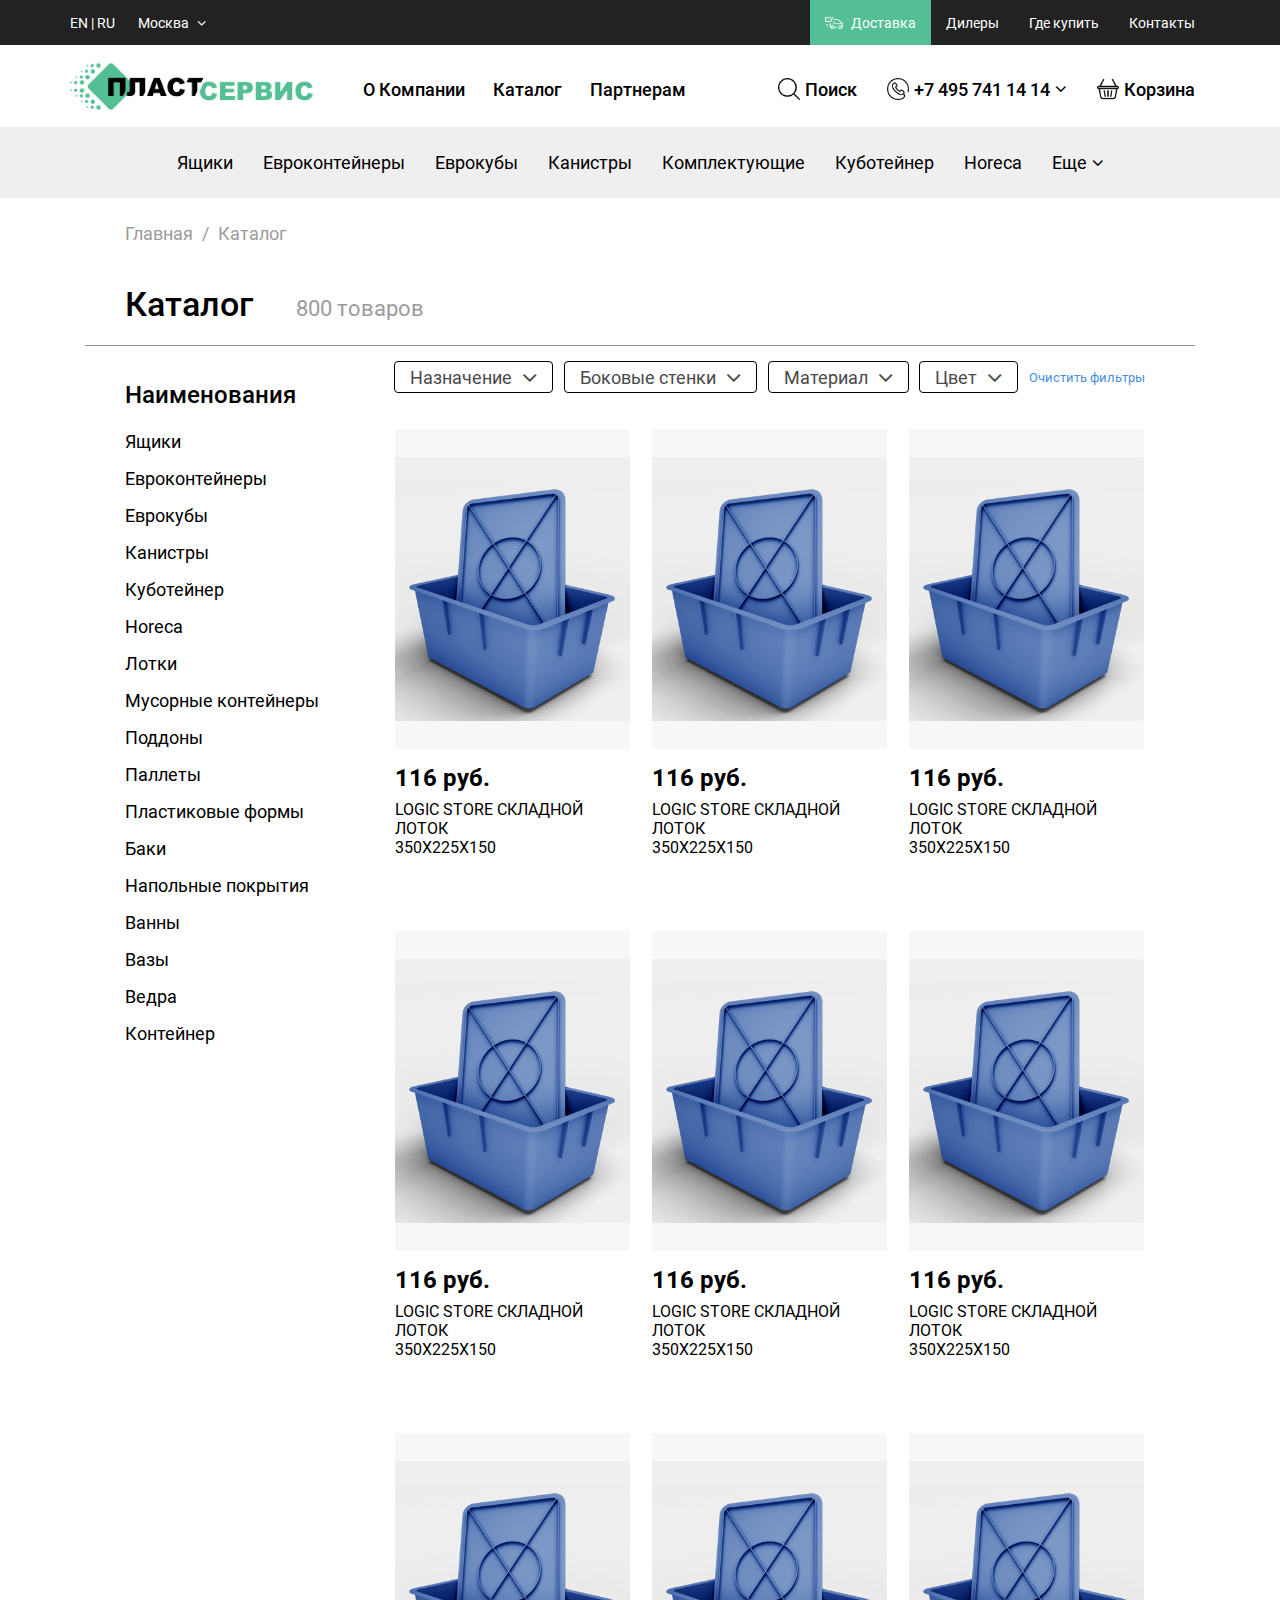
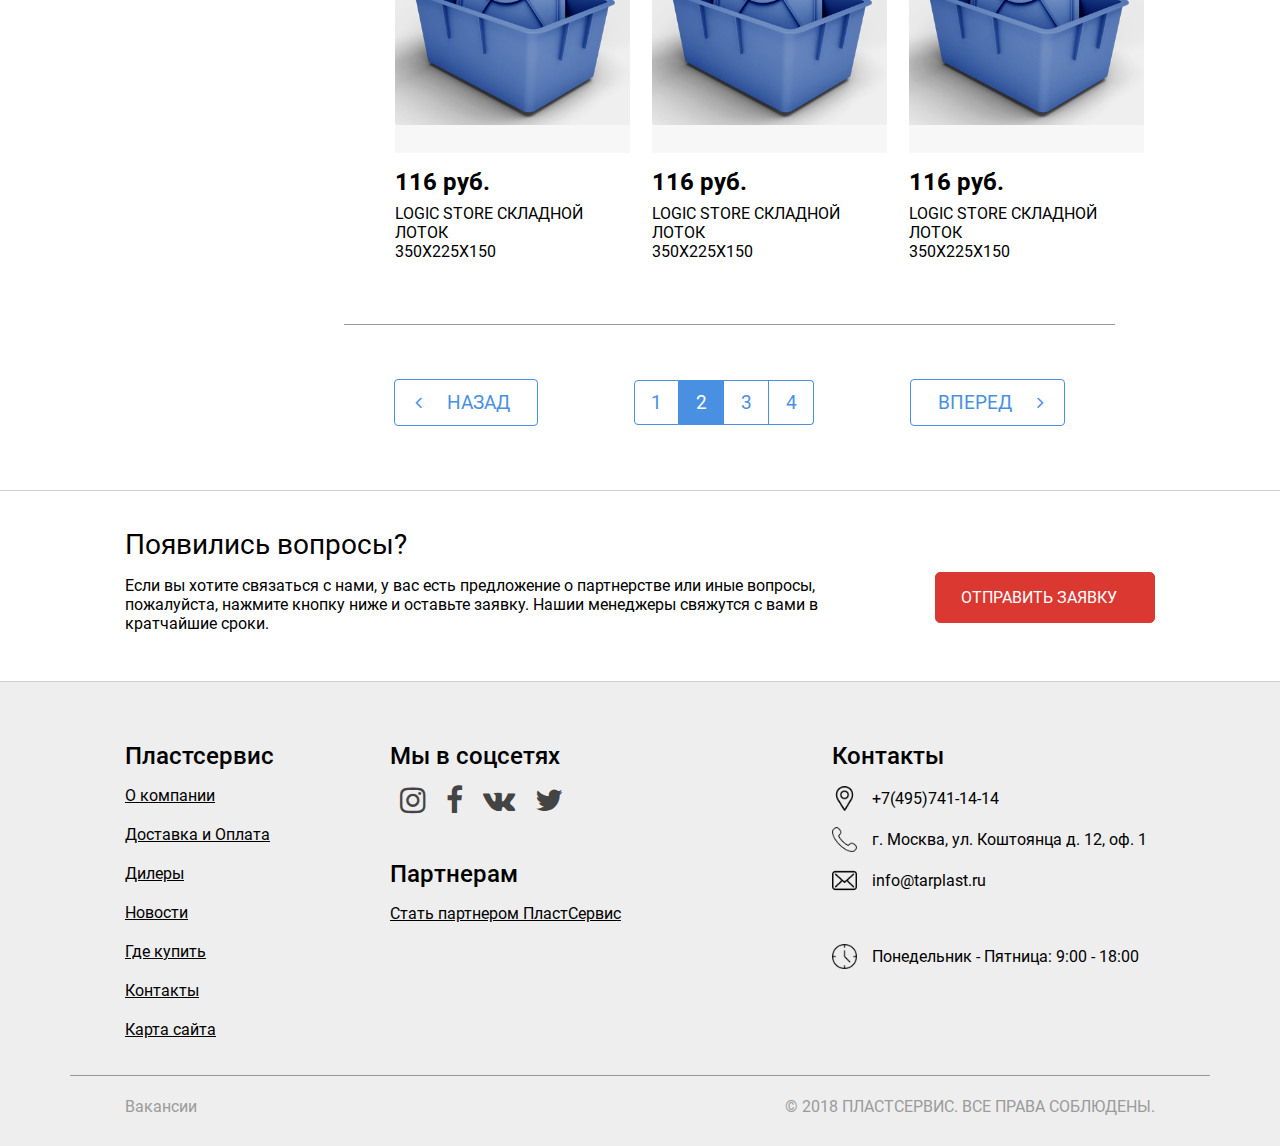
<file: catalogue.html>
<!DOCTYPE html>
<!--[if lt IE 7]><html lang="ru" class="lt-ie9 lt-ie8 lt-ie7"><![endif]-->
<!--[if IE 7]><html lang="ru" class="lt-ie9 lt-ie8"><![endif]-->
<!--[if IE 8]><html lang="ru" class="lt-ie9"><![endif]-->
<!--[if gt IE 8]><!-->
<html lang="en">
<!--<![endif]-->
<head>
	<meta charset="utf-8" />

	<title>Каталог</title>
	<meta content="" name="description" />
	<meta content="" property="og:image" />
	<meta content="" property="og:description" />
	<meta content="" property="og:site_name" />
	<meta content="website" property="og:type" />

	<meta content="telephone=no" name="format-detection" />

	<meta http-equiv="X-UA-Compatible" content="IE=edge" />
	<meta name="viewport" content="width=device-width, initial-scale=1.0" />

	<link rel="shortcut icon" href="favicon.png" />

	<link rel="stylesheet" href="libs/bootstrap/bootstrap-grid.min.css" />
	<link rel="stylesheet" href="libs/font-awesome-4.7.0/css/font-awesome.min.css" />
	<link rel="stylesheet" href="css/fonts.css" />
	<link rel="stylesheet" href="css/main.css" />
	<link rel="stylesheet" href="css/catalogue.css" />
	<link rel="stylesheet" href="css/media-main.css" />
	<link rel="stylesheet" href="css/media-catalogue.css" />
</head>
<body>
	
	<section class="header">
		<div class="sticky">
			<div class="mobile">
				<i class="fa fa-navicon" id="show-nav"></i>
				<div class="image">
					<img src="img/logo.png" alt="Logo">
				</div>
				<div class="tools">
					<a class="show-top-search-form">
						<img src="img/magnifying-glass.png" alt="Поиск">
					</a>
					<a href="#">
						<img src="img/shopping-basket-3.png" alt="Корзина">
					</a>

					<div class="search-form top-search-form">
						<form>
							<div class="input-wrapper">
								<input type="text" placeholder="Поиск">
								<img src="img/magnifying-glass.png" alt="поиск" class="search-button">
							</div>
						</form>
					</div>

				</div>

				<div class="slide-menu" id="slide-menu">
					<ul class="list">
						<li><a href="#">Главная</a></li>
						<hr>
						<li><a href="#">О компании</a></li>
						<li class="deploy-parent"><a>Каталог <i class="fa fa-angle-down"></i></a>
							<ul class="deploy-child">
								<li><a href="#">Еврокубы</a></li>
								<li><a href="#">Баки</a></li>
								<li><a href="#">Мусорные контейнеры</a></li>
								<li><a href="#">Канистры</a></li>
								<li><a href="#">Вазы</a></li>
								<li><a href="#">Пластиковые формы</a></li>
								<li><a href="#">Поддоны</a></li>
								<li><a href="#">Ящики</a></li>
								<li><a href="#">Паллеты</a></li>
								<li><a href="#">Horeca</a></li>
								<li><a href="#">Комплектующие</a></li>
								<li><a href="#">Ванны</a></li>
								<li><a href="#">Контейнер</a></li>
								<li><a href="#">Ведра</a></li>
								<li><a href="#">Лотки</a></li>
								<li><a href="#">Кубоконтейнер</a></li>
								<li><a href="#">Куботейнер</a></li>
							</ul>
						</li>
						<li><a href="#">Партнерам</a></li>
						<li><a href="#">Контакты</a></li>
						<li><a href="#">Доставка</a></li>
						<li><a href="#">Дилеры</a></li>
						<li><a href="#">Где купить</a></li>
					</ul>
				</div>
			</div>
			<div class="black-panel">
				<div class="container">
					<div class="row">
						<div class="location-info">
							<div class="lang">
								<a href="#">EN<a> | <a href="#">RU</a>
							</div>
							<div class="town">
								<span>Москва <i class="fa fa-angle-down"></i></span>
								<div class="choice">
									<ul>
										<li>Москва</li>
										<li>Москва</li>
										<li>Москва</li>
										<li>Москва</li>
										<li>Москва</li>
									</ul>
								</div>
							</div>
						</div>

						<div class="menu-wrapper">
							<ul class="menu">
								<li class="active">
									<a href="#">
										<img src="img/taxi-service 2-w.png" alt="Доставка">
										Доставка
									</a>
								</li>
								<li><a href="#">Дилеры</a></li>
								<li><a href="#">Где купить</a></li>
								<li><a href="#">Контакты</a></li>
							</ul>
						</div>
					</div>
				</div>
			</div> 

			<div class="dark search"></div>	

			<div class="menu-panel">
				<div class="container">
					<div class="row">
						<div class="logo-and-menu">
							<div class="logo-wrapper">
								<img src="img/logo.png" alt="ПластСервис">
							</div>

							<div class="menu-wrapper">
								<ul class="menu horizontal-menu">
									<li id="company">О Компании</li>
									<li id="catalogue">Каталог</li>
									<li id="partners">Партнерам</li>
								</ul>

							<!-- 
							ВЫПАДАЮЩИЕ МЕНЮ (submenu)
							ID кнопки соответствует классу блока (company, catalogue, partners)
						-->
						<div class="s-wrapper">
							<div class="container">
								<div class="submenu company">
									<ul class="horizontal-menu">
										<li><a href="#">О Нас</a></li>
										<li><a href="#">Новости</a></li>
										<li><a href="#">Наши партнеры</a></li>
									</ul>
								</div>
							</div>
						</div>

						<div class="s-wrapper">
							<div class="container">
								<div class="submenu catalogue">
									<div class="variety">
									<!-- 
										Последний товар в каждой группе имеет число-индекс, чтобы различать группы.
									-->
									<!-- 1 -->
									<div class="items-wrapper">
										<a class="item" href="#">
											<img src="img/icons/ICONS_16.png" alt="Куботейнер">
											Куботейнер
										</a>
										<a class="item" href="#">
											<img src="img/icons/ICONS_15.png" alt="Куботейнер">
											Еврокубы
										</a>
										<a class="item" href="#">
											<img src="img/icons/ICONS_13.png" alt="Куботейнер">
											Поддоны
										</a>
										<a class="item" href="#">
											<img src="img/icons/ICONS_2.png" alt="Куботейнер">
											Ящики
										</a>
										<a class="item" href="#">
											<img src="img/icons/ICONS_4.png" alt="Куботейнер">
											Баки
										</a>
										<a class="item" href="#">
											<img src="img/icons/ICONS_6.png" alt="Куботейнер">
											Horeca
										</a>
										<a class="item" href="#">
											<img src="img/icons/ICONS_3.png" alt="Куботейнер">
											Лотки
										</a>
										<a class="item" href="#">
											<img src="img/icons/ICONS_17.png" alt="Куботейнер">
											Мусорные контейнеры
										</a>
										<a class="item" href="#">
											<img src="img/icons/ICONS_11.png" alt="Куботейнер">
											Паллеты
										</a>
										<a class="item" href="#">
											<img src="img/icons/ICONS_7.png" alt="Куботейнер">
											Контейнер
										</a>
										<a class="item" href="#">
											<img src="img/icons/ICONS_12.png" alt="Куботейнер">
											Канистры
										</a>
										<a class="item" href="#">
											<img src="img/icons/ICONS_8.png" alt="Куботейнер">
											Комплектующие
										</a>
										<a class="item" href="#">
											<img src="img/icons/ICONS_9.png" alt="Куботейнер">
											Ведра
										</a>
										<a class="item" href="#">
											<img src="img/icons/ICONS_1.png" alt="Куботейнер">
											Для флористики
										</a>
										<a class="item" href="#">
											<img src="img/icons/ICONS_5.png" alt="Куботейнер">
											Ванны
										</a>
										<a class="item" href="#">
											<img src="img/icons/ICONS_18.png" alt="Куботейнер">
											Евроконтейнеры
										</a>
										<a class="item" href="#">
											<img src="img/icons/ICONS_10.png" alt="Куботейнер">
											Пластиковые формы
										</a>
										<a href="#" class="item full">Смотреть весь каталог 
											<i class="fa fa-angle-right"></i>
											<i class="fa fa-angle-right"></i>
										</a>
									</div>

								</div>
							</div>
						</div>
					</div>

					<div class="s-wrapper">
						<div class="container">
							<div class="submenu partners">
								<div class="image"><img src="img/partners.jpg" alt="Партерам"></div>
								<div class="info">
									<h3>Контрактное производство</h3>
									<h4>Изготовим изделие из полимерных материалов любой сложности</h4>
									<p>Рассмотрим совместные проекты по производству новых изделий с отечественными и зарубежными партнерами.</p>
									<a href="#" class="button">Узнать больше</a>
								</div>
							</div>
						</div>
					</div>
				</div>
			</div>

			<div class="tools-wrapper">
				<ul class="horizontal-menu">
					<li><a class="show-top-search-form"><img src="img/magnifying-glass.png" alt="Поиск"> Поиск</a>
						<div class="search-form top-search-form">
							<form>
								<div class="input-wrapper">
									<input type="text" placeholder="Поиск">
									<img src="img/magnifying-glass.png" alt="поиск" class="search-button">
								</div>
							</form>
						</div>
					</li>
					<li><a class="hint-trigger">
						<img src="img/telephone.png" alt="Телефон"> 
						+7 495 741 14 14 <i class="fa fa-angle-down"></i></a>
						<div class="hint">
							+7 495 741 14 14 <br>
							Email: info@tarlast.ru
						</div>
					</li>
					<li><a href="#">
						<img src="img/shopping-basket-3.png" alt="Корзина"> 
						Корзина
					</a></li>
				</ul>
			</div>
		</div>
	</div>
</div>
</div>
	
<div class="dark menu"></div>

<div class="variety-menu">
	<div class="container">
		<div class="row">
			<ul class="menu horizontal-menu">
				<li><a href="#">Ящики</a></li>
				<li><a href="#">Евроконтейнеры</a></li>
				<li><a href="#">Еврокубы</a></li>
				<li><a href="#" class="small">Канистры</a></li>
				<li><a href="#" class="tablets">Комплектующие</a></li>
				<li><a href="#" class="tablets">Куботейнер</a></li>
				<li><a href="#" class="tablets">Horeca</a></li>
				<li><a href="#" class="medium">Лотки</a></li>
				<li><a href="#" class="medium">Мусорные контейнеры</a></li>
				<li><a href="#" class="hint-trigger">Еще <i class="fa fa-angle-down"></i></a>
					<div class="hint">
						<ul class="menu">
							<li><a href="#" class="tablets">Комплектующие</a></li>
							<li><a href="#" class="tablets">Куботейнер</a></li>
							<li><a href="#" class="tablets">Horeca</a></li>
							<li><a href="#" class="tablets medium">Лотки</a></li>
							<li><a href="#" class="tablets medium">Мусорные контейнеры</a></li>
							<li><a href="#">Контейнеры</a></li>
							<li><a href="#">Вазы</a></li>
							<li><a href="#">Пластиковые формы</a></li>
							<li><a href="#">Поддоны</a></li>
							<li><a href="#">Паллеты</a></li>
							<li><a href="#">Комплектующие</a></li>
							<li><a href="#">Ванны</a></li>
							<li><a href="#">Ведра</a></li>
							<li><a href="#">Баки</a></li>
						</ul>
					</div>
				</li>
			</ul>
		</div>
	</div>
</div>
</section>

<div class="breadcrumbs">
	<div class="container">
		<div class="row paddings-lr">
			<a href="#">Главная</a> 
			<span class="slash"> / </span>
			<a href="#">Каталог</a>
		</div>
	</div>
</div>

<section class="catalogue-block">
	<div class="container">
		<div class="row title paddings-lr">
			<hr class="mobile-only w100">
			<h2 class="mobile-only w100">Ящики</h2>
			<hr class="mobile-only w100">
			<hr class="mobile-only">
			<h2 class="section-name">Каталог <span class="lower">800 товаров</span></h2>
			<h2 class="section-name mobile-only right" id="show-filters">Фильтры <div class="fa fa-angle-down"></div></h2>
		</div>
		<hr>
		<form class="row catalogue-body paddings-lr">
			<div class="names">
				<h3>Наименования</h3>
				<ul>
					<li>Ящики</li>
					<li>Евроконтейнеры</li>
					<li>Еврокубы</li>
					<li>Канистры</li>
					<li>Куботейнер</li>
					<li>Horeca</li>
					<li>Лотки</li>
					<li>Мусорные контейнеры</li>
					<li>Поддоны</li>
					<li>Паллеты</li>
					<li>Пластиковые формы</li>
					<li>Баки</li>
					<li>Напольные покрытия</li>
					<li>Ванны</li>
					<li>Вазы</li>
					<li>Ведра</li>
					<li>Контейнер</li>
				</ul>
			</div>
			<div class="products">
				<div class="filters">
					<div class="sel-wrapper">
						<div class="select hint-trigger-click">Назначение <i class="fa fa-angle-down"></i></div>
						<div class="hint boxes">
							<div class="item">
								<input type="checkbox" id="usage-1">
								<label for="usage-1">Для хлеба и кондитерских изделий</label>
							</div>
							<div class="item">
								<input type="checkbox" id="usage-2">
								<label for="usage-2">Для мясной и молочной продукции</label>
							</div>
							<div class="item">
								<input type="checkbox" id="usage-3">
								<label for="usage-3">Для рыбы и морепродуктов</label>
							</div>
							<div class="item">
								<input type="checkbox" id="usage-4">
								<label for="usage-4">Для грибов</label>
							</div>
							<div class="item">
								<input type="checkbox" id="usage-5">
								<label for="usage-5">Для птицы</label>
							</div>
							<div class="item">
								<input type="checkbox" id="usage-6">
								<label for="usage-6">Для меда</label>
							</div>
							<div class="item">
								<input type="checkbox" id="usage-7">
								<label for="usage-7">Для овощей и фруктов</label>
							</div>
							<div class="item">
								<input type="checkbox" id="usage-8">
								<label for="usage-8">Для яйца</label>
							</div>
							<div class="item">
								<input type="checkbox" id="usage-9">
								<label for="usage-9">Для ягод</label>
							</div>
							<div class="item">
								<input type="checkbox" id="usage-10">
								<label for="usage-10">Для склада и логистики</label>
							</div>
							<hr>
							<button class="button">Применить</button>
						</div>
					</div>
					<div class="sel-wrapper">
						<div class="select hint-trigger-click">Боковые стенки <i class="fa fa-angle-down"></i></div>
						<div class="hint boxes">
							<div class="item">
								<input type="checkbox" id="walls-1">
								<label for="walls-1">Перфорированые</label>
							</div>
							<div class="item">
								<input type="checkbox" id="walls-2">
								<label for="walls-2">Перфорация малая</label>
							</div>
							<div class="item">
								<input type="checkbox" id="walls-3">
								<label for="walls-3">Сплошные, под пломбу</label>
							</div>
							<div class="item">
								<input type="checkbox" id="walls-4">
								<label for="walls-4">Сплошные</label>
							</div>
							<hr>
							<button class="button">Применить</button>
						</div>
					</div>			
					<div class="sel-wrapper">
						<div class="select hint-trigger-click">Материал <i class="fa fa-angle-down"></i></div>
						<div class="hint boxes">
							<div class="item">
								<input type="checkbox" id="mater-1">
								<label for="mater-1">PP</label>
							</div>
							<div class="item">
								<input type="checkbox" id="mater-2">
								<label for="mater-2">PE</label>
							</div>
							<div class="item">
								<input type="checkbox" id="mater-3">
								<label for="mater-3">Морозостойкий</label>
							</div>
							<div class="item">
								<input type="checkbox" id="mater-4">
								<label for="mater-4">Неморозостойкий</label>
							</div>
							<hr>
							<button class="button">Применить</button>
						</div>
					</div>
					<div class="sel-wrapper">
						<div class="select hint-trigger-click">Цвет <i class="fa fa-angle-down"></i></div>
						<div class="hint boxes">
							<div class="item">
								<input type="checkbox" id="color-1">
								<label for="color-1">Красный</label>
							</div>
							<div class="item">
								<input type="checkbox" id="color-2">
								<label for="color-2">Зеленый</label>
							</div>
							<div class="item">
								<input type="checkbox" id="color-3">
								<label for="color-3">Белый</label>
							</div>
							<div class="item">
								<input type="checkbox" id="color-4">
								<label for="color-4">Синий</label>
							</div>
							<div class="item">
								<input type="checkbox" id="color-5">
								<label for="color-5">Черный</label>
							</div>
							<hr>
							<button class="button">Применить</button>
						</div>
					</div>
					<div class="sel-wrapper pc-only">
						<a href="#" id="clean">Очистить фильтры</a>
					</div>
					<hr class="mobile-only w100">
				</div>

				<div class="items-wrapper">
					<div class="item">
						<a href="#"><div class="image" style="background-image: url(img/product1.png)">
						</div></a> <!-- SAME LINKS -->
						<a href="#"><h4>116 руб.</h4></a> <!-- SAME LINKS -->
						<a href="#"><p>Logic store Складной лоток <br> 350x225x150</p></a> <!-- SAME LINKS -->
						<div class="button-wrapper">
							<a href="#" class="button">Подробнее</a> <!-- SAME LINKS -->
						</div>
					</div>

					<div class="item">
						<a href="#"><div class="image" style="background-image: url(img/product1.png)">
						</div></a> <!-- SAME LINKS -->
						<a href="#"><h4>116 руб.</h4></a> <!-- SAME LINKS -->
						<a href="#"><p>Logic store Складной лоток <br> 350x225x150</p></a> <!-- SAME LINKS -->
						<div class="button-wrapper">
							<a href="#" class="button">Подробнее</a> <!-- SAME LINKS -->
						</div>
					</div>

					<div class="item">
						<a href="#"><div class="image" style="background-image: url(img/product1.png)">
						</div></a> <!-- SAME LINKS -->
						<a href="#"><h4>116 руб.</h4></a> <!-- SAME LINKS -->
						<a href="#"><p>Logic store Складной лоток <br> 350x225x150</p></a> <!-- SAME LINKS -->
						<div class="button-wrapper">
							<a href="#" class="button">Подробнее</a> <!-- SAME LINKS -->
						</div>
					</div>

					<div class="item">
						<a href="#"><div class="image" style="background-image: url(img/product1.png)">
						</div></a> <!-- SAME LINKS -->
						<a href="#"><h4>116 руб.</h4></a> <!-- SAME LINKS -->
						<a href="#"><p>Logic store Складной лоток <br> 350x225x150</p></a> <!-- SAME LINKS -->
						<div class="button-wrapper">
							<a href="#" class="button">Подробнее</a> <!-- SAME LINKS -->
						</div>
					</div>

					<div class="item">
						<a href="#"><div class="image" style="background-image: url(img/product1.png)">
						</div></a> <!-- SAME LINKS -->
						<a href="#"><h4>116 руб.</h4></a> <!-- SAME LINKS -->
						<a href="#"><p>Logic store Складной лоток <br> 350x225x150</p></a> <!-- SAME LINKS -->
						<div class="button-wrapper">
							<a href="#" class="button">Подробнее</a> <!-- SAME LINKS -->
						</div>
					</div>

					<div class="item">
						<a href="#"><div class="image" style="background-image: url(img/product1.png)">
						</div></a> <!-- SAME LINKS -->
						<a href="#"><h4>116 руб.</h4></a> <!-- SAME LINKS -->
						<a href="#"><p>Logic store Складной лоток <br> 350x225x150</p></a> <!-- SAME LINKS -->
						<div class="button-wrapper">
							<a href="#" class="button">Подробнее</a> <!-- SAME LINKS -->
						</div>
					</div>

					<div class="item">
						<a href="#"><div class="image" style="background-image: url(img/product1.png)">
						</div></a> <!-- SAME LINKS -->
						<a href="#"><h4>116 руб.</h4></a> <!-- SAME LINKS -->
						<a href="#"><p>Logic store Складной лоток <br> 350x225x150</p></a> <!-- SAME LINKS -->
						<div class="button-wrapper">
							<a href="#" class="button">Подробнее</a> <!-- SAME LINKS -->
						</div>
					</div>

					<div class="item">
						<a href=""><div class="image" style="background-image: url(img/product1.png)">
						</div></a>
						<a href="#"><h4>116 руб.</h4></a> <!-- SAME LINKS -->
						<a href="#"><p>Logic store Складной лоток <br> 350x225x150</p></a> <!-- SAME LINKS -->
						<div class="button-wrapper">
							<a href="#" class="button">Подробнее</a> <!-- SAME LINKS -->
						</div>
					</div>

					<div class="item">
						<a href=""><div class="image" style="background-image: url(img/product1.png)">
						</div></a>
						<a href="#"><h4>116 руб.</h4></a> <!-- SAME LINKS -->
						<a href="#"><p>Logic store Складной лоток <br> 350x225x150</p></a> <!-- SAME LINKS -->
						<div class="button-wrapper">
							<a href="#" class="button">Подробнее</a> <!-- SAME LINKS -->
						</div>
					</div>

				<div class="row navigation-wrapper">
					<hr>
					<div class="nav-block">
						<a href="#" class="button"><i class="fa fa-angle-left"></i> Назад</a>

						<ul class="navigation horizontal-menu">
							<li><a href="#">1</a></li>
							<li class="active"><a href="#">2</a></li>
							<li><a href="#">3</a></li>
							<li><a href="#">4</a></li>
						</ul>

						<a href="#" class="button">Вперед <i class="fa fa-angle-right"></i></a>
					</div>
				</div>

			</div>
		</form>
	</div>
</section>

<section class="know-more questions">
	<div class="container">
		<div class="row title paddings-lr-40">
			<h3>Появились вопросы?</h3>
		</div>
		<div class="row paddings-lr-40">
			<p>Если вы хотите связаться с нами, у вас есть предложение о партнерстве или иные вопросы, пожалуйста, нажмите кнопку ниже и оставьте заявку. Нашии менеджеры свяжутся с вами в кратчайшие сроки.</p>
			<a href="#" class="button b-red">Отправить заявку</a>
		</div>
	</div>
</section>

<section class="footer">
	<div class="container">
		<div class="row paddings-lr-40">
			<div class="col-md-3 item one pc-only">
				<h3>Пластсервис</h3>
				<ul>
					<li><a href="#">О компании</a></li>
					<li><a href="#">Доставка и Оплата</a></li>
					<li><a href="#">Дилеры</a></li>
					<li><a href="#">Новости</a></li>
					<li><a href="#">Где купить</a></li>
					<li><a href="#">Контакты</a></li>
					<li><a href="#">Карта сайта</a></li>
				</ul>
			</div>
			<div class="col-md-5 item two">
				<h3>Мы в соцсетях</h3>
				<div class="socials">
					<div class="item">
						<a href="#"><i class="fa fa-instagram"></i></a>
					</div>
					<div class="item">
						<a href="#"><i class="fa fa-facebook"></i></a>
					</div>
					<div class="item">
						<a href="#"><i class="fa fa-vk"></i></a>
					</div>
					<div class="item">
						<a href="#"><i class="fa fa-twitter"></i></a>
					</div>
				</div>
				<hr class="wider mobile-only">
				<h3>Партнерам</h3>
				<p><a href="#">Стать партнером ПластСервис</a></p>
				<br>
				<!-- <p>Вы также можете перейти на <a href="#">мобильную версию сайта</a>.</p> -->
			</div>
			<div class="col-md-4 item three pc-only">
				<h3>Контакты</h3>
				<p><img src="img/placeholder.png" alt="Адрес"> +7(495)741-14-14</p>
				<p><img src="img/phone-call.png" alt="Адрес"> г. Москва, ул. Коштоянца д. 12, оф. 1</p>
				<p><img src="img/envelope.png" alt="Адрес"> info@tarplast.ru</p>
				<br>
				<p><img src="img/clock.png" alt="Адрес"> Понедельник - Пятница: 9:00 - 18:00</p>
			</div>
		</div>
		<div class="row low paddings-lr pc-only">
			<p><a href="#">Вакансии</a></p>
			<p>© 2018 ПЛАСТСЕРВИС. ВСЕ ПРАВА СОБЛЮДЕНЫ.</p>
		</div>
	</div>
</section>

<!-- end mandatory -->
	<!--[if lt IE 9]>
	<script src="libs/html5shiv/es5-shim.min.js"></script>
	<script src="libs/html5shiv/html5shiv.min.js"></script>
	<script src="libs/html5shiv/html5shiv-printshiv.min.js"></script>
	<script src="libs/respond/respond.min.js"></script>
<![endif]-->
<script src="libs/jquery/jquery.min.js"></script>
<script src="libs/jquery.sticky.js"></script>
<script src="js/catalogue.js"></script>
<script src="js/common.js"></script>
<!-- Yandex.Metrika counter --><!-- /Yandex.Metrika counter -->
<!-- Google Analytics counter --><!-- /Google Analytics counter -->
</body>
</html>
</file>
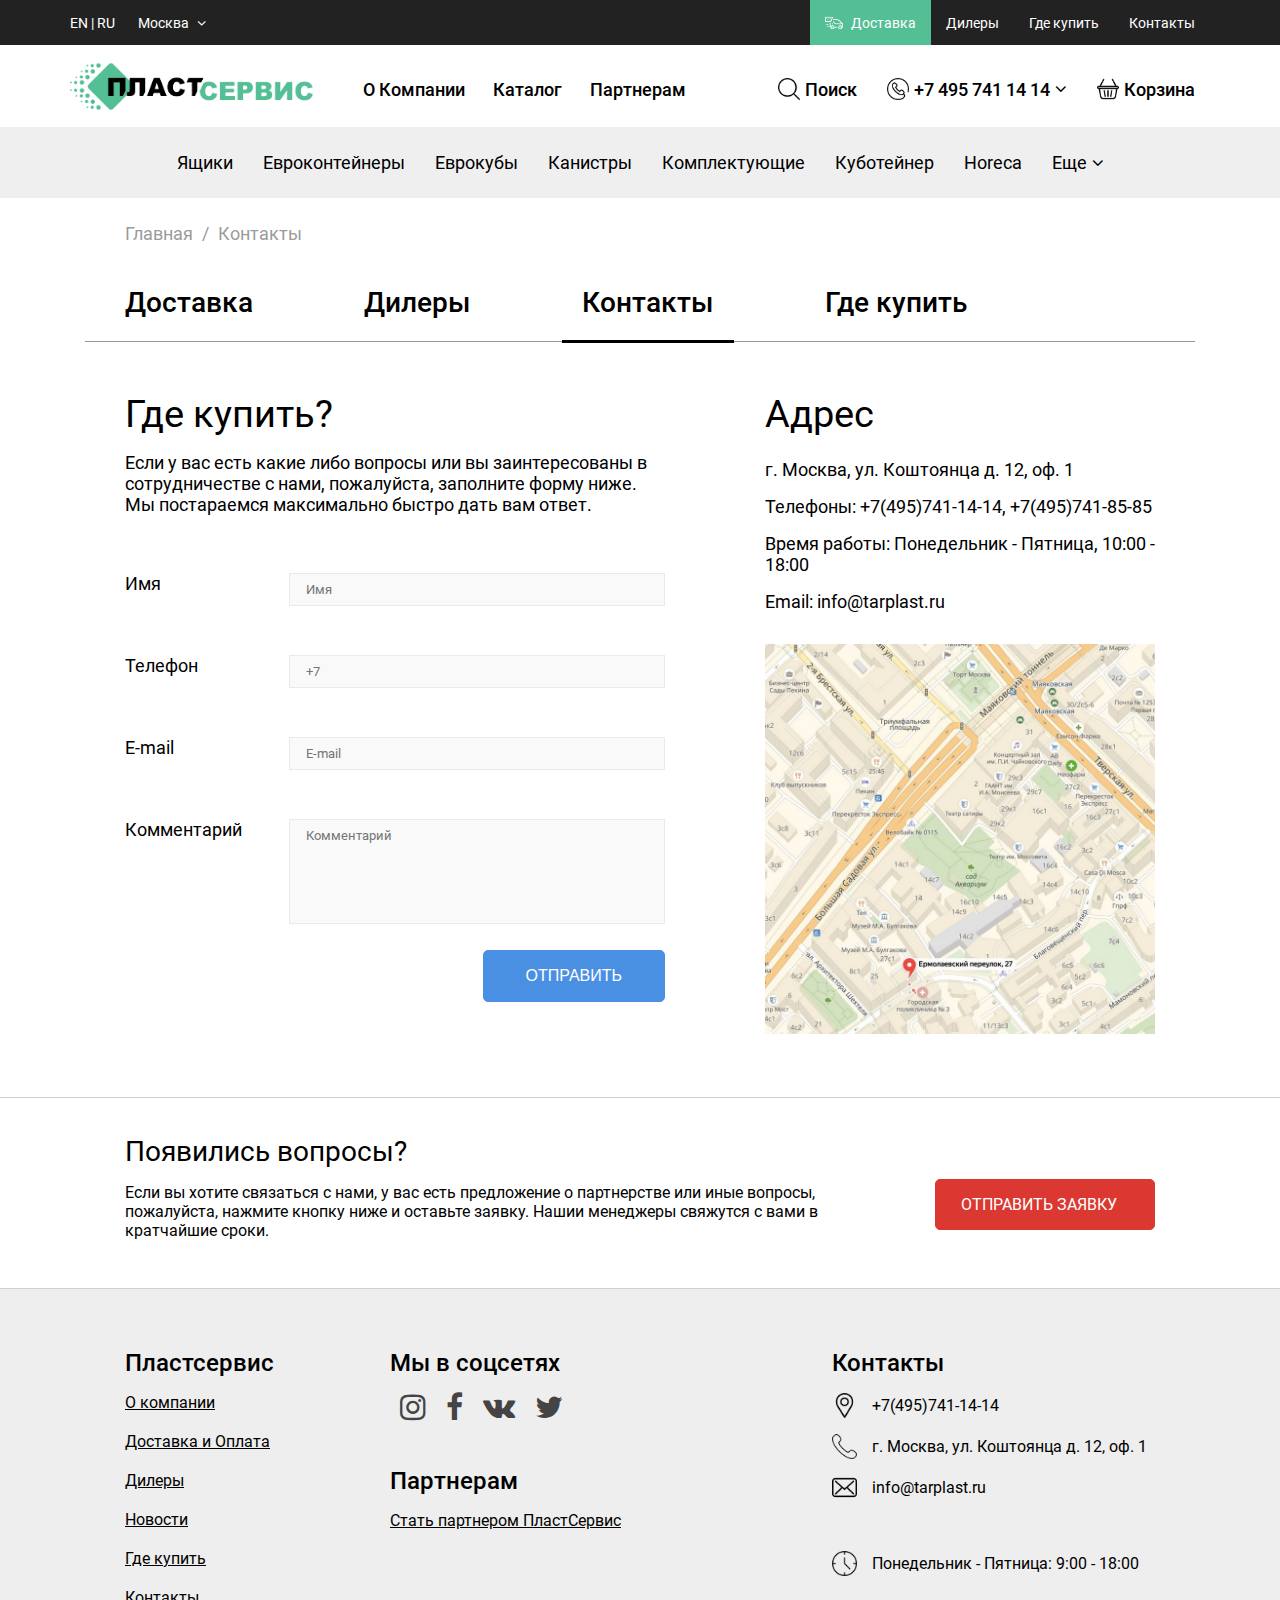
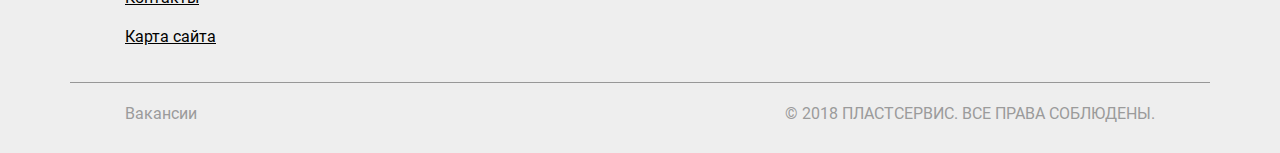
<file: contacts.html>
<!DOCTYPE html>
<!--[if lt IE 7]><html lang="ru" class="lt-ie9 lt-ie8 lt-ie7"><![endif]-->
<!--[if IE 7]><html lang="ru" class="lt-ie9 lt-ie8"><![endif]-->
<!--[if IE 8]><html lang="ru" class="lt-ie9"><![endif]-->
<!--[if gt IE 8]><!-->
<html lang="en">
<!--<![endif]-->
<head>
	<meta charset="utf-8" />

	<title>Контакты</title>
	<meta content="" name="description" />
	<meta content="" property="og:image" />
	<meta content="" property="og:description" />
	<meta content="" property="og:site_name" />
	<meta content="website" property="og:type" />

	<meta content="telephone=no" name="format-detection" />

	<meta http-equiv="X-UA-Compatible" content="IE=edge" />
	<meta name="viewport" content="width=device-width, initial-scale=1.0" />

	<link rel="shortcut icon" href="favicon.png" />

	<link rel="stylesheet" href="libs/bootstrap/bootstrap-grid.min.css" />
	<link rel="stylesheet" href="libs/font-awesome-4.7.0/css/font-awesome.min.css" />
	<link rel="stylesheet" href="css/fonts.css" />
	<link rel="stylesheet" href="css/main.css" />
	<link rel="stylesheet" href="css/contacts.css" />
	<link rel="stylesheet" href="css/media-main.css" />
	<link rel="stylesheet" href="css/media-contacts.css" />
</head>
<body>
	
	<section class="header">
		<div class="sticky">
			<div class="mobile">
				<i class="fa fa-navicon" id="show-nav"></i>
				<div class="image">
					<img src="img/logo.png" alt="Logo">
				</div>
				<div class="tools">
					<a class="show-top-search-form">
						<img src="img/magnifying-glass.png" alt="Поиск">
					</a>
					<a href="#">
						<img src="img/shopping-basket-3.png" alt="Корзина">
					</a>

					<div class="search-form top-search-form">
						<form>
							<div class="input-wrapper">
								<input type="text" placeholder="Поиск">
								<img src="img/magnifying-glass.png" alt="поиск" class="search-button">
							</div>
						</form>
					</div>

				</div>

				<div class="slide-menu" id="slide-menu">
					<ul class="list">
						<li><a href="#">Главная</a></li>
						<hr>
						<li><a href="#">О компании</a></li>
						<li class="deploy-parent"><a>Каталог <i class="fa fa-angle-down"></i></a>
							<ul class="deploy-child">
								<li><a href="#">Еврокубы</a></li>
								<li><a href="#">Баки</a></li>
								<li><a href="#">Мусорные контейнеры</a></li>
								<li><a href="#">Канистры</a></li>
								<li><a href="#">Вазы</a></li>
								<li><a href="#">Пластиковые формы</a></li>
								<li><a href="#">Поддоны</a></li>
								<li><a href="#">Ящики</a></li>
								<li><a href="#">Паллеты</a></li>
								<li><a href="#">Horeca</a></li>
								<li><a href="#">Комплектующие</a></li>
								<li><a href="#">Ванны</a></li>
								<li><a href="#">Контейнер</a></li>
								<li><a href="#">Ведра</a></li>
								<li><a href="#">Лотки</a></li>
								<li><a href="#">Кубоконтейнер</a></li>
								<li><a href="#">Куботейнер</a></li>
							</ul>
						</li>
						<li><a href="#">Партнерам</a></li>
						<li><a href="#">Контакты</a></li>
						<li><a href="#">Доставка</a></li>
						<li><a href="#">Дилеры</a></li>
						<li><a href="#">Где купить</a></li>
					</ul>
				</div>
			</div>
			<div class="black-panel">
				<div class="container">
					<div class="row">
						<div class="location-info">
							<div class="lang">
								<a href="#">EN<a> | <a href="#">RU</a>
							</div>
							<div class="town">
								<span>Москва <i class="fa fa-angle-down"></i></span>
								<div class="choice">
									<ul>
										<li>Москва</li>
										<li>Москва</li>
										<li>Москва</li>
										<li>Москва</li>
										<li>Москва</li>
									</ul>
								</div>
							</div>
						</div>

						<div class="menu-wrapper">
							<ul class="menu">
								<li class="active">
									<a href="#">
										<img src="img/taxi-service 2-w.png" alt="Доставка">
										Доставка
									</a>
								</li>
								<li><a href="#">Дилеры</a></li>
								<li><a href="#">Где купить</a></li>
								<li><a href="#">Контакты</a></li>
							</ul>
						</div>
					</div>
				</div>
			</div> 

			<div class="dark search"></div>	

			<div class="menu-panel">
				<div class="container">
					<div class="row">
						<div class="logo-and-menu">
							<div class="logo-wrapper">
								<img src="img/logo.png" alt="ПластСервис">
							</div>

							<div class="menu-wrapper">
								<ul class="menu horizontal-menu">
									<li id="company">О Компании</li>
									<li id="catalogue">Каталог</li>
									<li id="partners">Партнерам</li>
								</ul>

							<!-- 
							ВЫПАДАЮЩИЕ МЕНЮ (submenu)
							ID кнопки соответствует классу блока (company, catalogue, partners)
						-->
						<div class="s-wrapper">
							<div class="container">
								<div class="submenu company">
									<ul class="horizontal-menu">
										<li><a href="#">О Нас</a></li>
										<li><a href="#">Новости</a></li>
										<li><a href="#">Наши партнеры</a></li>
									</ul>
								</div>
							</div>
						</div>

						<div class="s-wrapper">
							<div class="container">
								<div class="submenu catalogue">
									<div class="variety">
									<!-- 
										Последний товар в каждой группе имеет число-индекс, чтобы различать группы.
									-->
									<!-- 1 -->
									<div class="items-wrapper">
										<a class="item" href="#">
											<img src="img/icons/ICONS_16.png" alt="Куботейнер">
											Куботейнер
										</a>
										<a class="item" href="#">
											<img src="img/icons/ICONS_15.png" alt="Куботейнер">
											Еврокубы
										</a>
										<a class="item" href="#">
											<img src="img/icons/ICONS_13.png" alt="Куботейнер">
											Поддоны
										</a>
										<a class="item" href="#">
											<img src="img/icons/ICONS_2.png" alt="Куботейнер">
											Ящики
										</a>
										<a class="item" href="#">
											<img src="img/icons/ICONS_4.png" alt="Куботейнер">
											Баки
										</a>
										<a class="item" href="#">
											<img src="img/icons/ICONS_6.png" alt="Куботейнер">
											Horeca
										</a>
										<a class="item" href="#">
											<img src="img/icons/ICONS_3.png" alt="Куботейнер">
											Лотки
										</a>
										<a class="item" href="#">
											<img src="img/icons/ICONS_17.png" alt="Куботейнер">
											Мусорные контейнеры
										</a>
										<a class="item" href="#">
											<img src="img/icons/ICONS_11.png" alt="Куботейнер">
											Паллеты
										</a>
										<a class="item" href="#">
											<img src="img/icons/ICONS_7.png" alt="Куботейнер">
											Контейнер
										</a>
										<a class="item" href="#">
											<img src="img/icons/ICONS_12.png" alt="Куботейнер">
											Канистры
										</a>
										<a class="item" href="#">
											<img src="img/icons/ICONS_8.png" alt="Куботейнер">
											Комплектующие
										</a>
										<a class="item" href="#">
											<img src="img/icons/ICONS_9.png" alt="Куботейнер">
											Ведра
										</a>
										<a class="item" href="#">
											<img src="img/icons/ICONS_1.png" alt="Куботейнер">
											Для флористики
										</a>
										<a class="item" href="#">
											<img src="img/icons/ICONS_5.png" alt="Куботейнер">
											Ванны
										</a>
										<a class="item" href="#">
											<img src="img/icons/ICONS_18.png" alt="Куботейнер">
											Евроконтейнеры
										</a>
										<a class="item" href="#">
											<img src="img/icons/ICONS_10.png" alt="Куботейнер">
											Пластиковые формы
										</a>
										<a href="#" class="item full">Смотреть весь каталог 
											<i class="fa fa-angle-right"></i>
											<i class="fa fa-angle-right"></i>
										</a>
									</div>

								</div>
							</div>
						</div>
					</div>

					<div class="s-wrapper">
						<div class="container">
							<div class="submenu partners">
								<div class="image"><img src="img/partners.jpg" alt="Партерам"></div>
								<div class="info">
									<h3>Контрактное производство</h3>
									<h4>Изготовим изделие из полимерных материалов любой сложности</h4>
									<p>Рассмотрим совместные проекты по производству новых изделий с отечественными и зарубежными партнерами.</p>
									<a href="#" class="button">Узнать больше</a>
								</div>
							</div>
						</div>
					</div>
				</div>
			</div>

			<div class="tools-wrapper">
				<ul class="horizontal-menu">
					<li><a class="show-top-search-form"><img src="img/magnifying-glass.png" alt="Поиск"> Поиск</a>
						<div class="search-form top-search-form">
							<form>
								<div class="input-wrapper">
									<input type="text" placeholder="Поиск">
									<img src="img/magnifying-glass.png" alt="поиск" class="search-button">
								</div>
							</form>
						</div>
					</li>
					<li><a class="hint-trigger">
						<img src="img/telephone.png" alt="Телефон"> 
						+7 495 741 14 14 <i class="fa fa-angle-down"></i></a>
						<div class="hint">
							+7 495 741 14 14 <br>
							Email: info@tarlast.ru
						</div>
					</li>
					<li><a href="#">
						<img src="img/shopping-basket-3.png" alt="Корзина"> 
						Корзина
					</a></li>
				</ul>
			</div>
		</div>
	</div>
</div>
</div>
	
<div class="dark menu"></div>

<div class="variety-menu">
	<div class="container">
		<div class="row">
			<ul class="menu horizontal-menu">
				<li><a href="#">Ящики</a></li>
				<li><a href="#">Евроконтейнеры</a></li>
				<li><a href="#">Еврокубы</a></li>
				<li><a href="#" class="small">Канистры</a></li>
				<li><a href="#" class="tablets">Комплектующие</a></li>
				<li><a href="#" class="tablets">Куботейнер</a></li>
				<li><a href="#" class="tablets">Horeca</a></li>
				<li><a href="#" class="medium">Лотки</a></li>
				<li><a href="#" class="medium">Мусорные контейнеры</a></li>
				<li><a href="#" class="hint-trigger">Еще <i class="fa fa-angle-down"></i></a>
					<div class="hint">
						<ul class="menu">
							<li><a href="#" class="tablets">Комплектующие</a></li>
							<li><a href="#" class="tablets">Куботейнер</a></li>
							<li><a href="#" class="tablets">Horeca</a></li>
							<li><a href="#" class="tablets medium">Лотки</a></li>
							<li><a href="#" class="tablets medium">Мусорные контейнеры</a></li>
							<li><a href="#">Контейнеры</a></li>
							<li><a href="#">Вазы</a></li>
							<li><a href="#">Пластиковые формы</a></li>
							<li><a href="#">Поддоны</a></li>
							<li><a href="#">Паллеты</a></li>
							<li><a href="#">Комплектующие</a></li>
							<li><a href="#">Ванны</a></li>
							<li><a href="#">Ведра</a></li>
							<li><a href="#">Баки</a></li>
						</ul>
					</div>
				</li>
			</ul>
		</div>
	</div>
</div>
</section>

<div class="breadcrumbs">
	<div class="container">
		<div class="row paddings-lr">
			<a href="#">Главная</a> 
			<span class="slash">/</span>
			<a href="#">Контакты</a>
		</div>
	</div>
</div>

<section class="contacts-block">
	<div class="container">
		<hr class="mobile-only">
		<div class="row paddings-lr menu-of-sections">
			<ul class="horizontal-menu">
				<li><a href="#">Доставка</a></li>
				<li><a href="#">Дилеры</a></li>
				<li class="active"><a href="#">Контакты</a></li>
				<li><a href="#">Где купить</a></li>
			</ul>
		</div>
		<hr>	
		
		<div class="row paddings-lr info">
			<div class="half contact">
				<h2>Где купить?</h2>

				<p>Если у вас есть какие либо вопросы или вы заинтересованы 
				в сотрудничестве с нами, пожалуйста, заполните форму ниже.
				Мы постараемся максимально быстро дать вам ответ.</p>
				<br>

				<form class="contact-form">
					<div class="item">
						<p class="title">Имя</p>
						<div class="field">
							<input name="name" placeholder="Имя">
							<div class="tip"></div>
						</div>
					</div>

					<div class="item">
						<p class="title">Телефон</p>
						<div class="field">
							<input name="phone" placeholder="+7">
							<div class="tip"></div>
						</div>
					</div>

					<div class="item">
						<p class="title">E-mail</p>
						<div class="field">
							<input name="email" placeholder="E-mail">
							<div class="tip"></div>
						</div>
					</div>

					<div class="item">
						<p class="title">Комментарий</p>
						<div class="field">
							<textarea name="comment" placeholder="Комментарий"></textarea>
							<div class="tip"></div>
						</div>
					</div>

					<input type="button" class="button" value="Отправить">

				</form>
			</div>
			<div class="half map">
				<h2>Адрес</h2>
				<p>г. Москва, ул. Коштоянца д. 12, оф. 1</p>

				<p>Телефоны: +7(495)741-14-14, +7(495)741-85-85</p>

				<p>Время работы: Понедельник - Пятница, 10:00 - 18:00</p>

				<p>Email: info@tarplast.ru</p>
				<br>
				<img src="img/map.jpg" alt="Карта">
			</div>
		</div>

	</div>
</section>

<section class="know-more questions">
		<div class="container">
			<div class="row title paddings-lr-40">
				<h3>Появились вопросы?</h3>
			</div>
			<div class="row paddings-lr-40">
				<p>Если вы хотите связаться с нами, у вас есть предложение о партнерстве или иные вопросы, пожалуйста, нажмите кнопку ниже и оставьте заявку. Нашии менеджеры свяжутся с вами в кратчайшие сроки.</p>
				<a href="#" class="button b-red">Отправить заявку</a>
			</div>
		</div>
</section>

<section class="footer">
	<div class="container">
		<div class="row paddings-lr-40">
			<div class="col-md-3 item one pc-only">
				<h3>Пластсервис</h3>
				<ul>
					<li><a href="#">О компании</a></li>
					<li><a href="#">Доставка и Оплата</a></li>
					<li><a href="#">Дилеры</a></li>
					<li><a href="#">Новости</a></li>
					<li><a href="#">Где купить</a></li>
					<li><a href="#">Контакты</a></li>
					<li><a href="#">Карта сайта</a></li>
				</ul>
			</div>
			<div class="col-md-5 item two">
				<h3>Мы в соцсетях</h3>
				<div class="socials">
					<div class="item">
						<a href="#"><i class="fa fa-instagram"></i></a>
					</div>
					<div class="item">
						<a href="#"><i class="fa fa-facebook"></i></a>
					</div>
					<div class="item">
						<a href="#"><i class="fa fa-vk"></i></a>
					</div>
					<div class="item">
						<a href="#"><i class="fa fa-twitter"></i></a>
					</div>
				</div>
				<hr class="wider mobile-only">
				<h3>Партнерам</h3>
				<p><a href="#">Стать партнером ПластСервис</a></p>
				<br>
				<!-- <p>Вы также можете перейти на <a href="#">мобильную версию сайта</a>.</p> -->
			</div>
			<div class="col-md-4 item three pc-only">
				<h3>Контакты</h3>
				<p><img src="img/placeholder.png" alt="Адрес"> +7(495)741-14-14</p>
				<p><img src="img/phone-call.png" alt="Адрес"> г. Москва, ул. Коштоянца д. 12, оф. 1</p>
				<p><img src="img/envelope.png" alt="Адрес"> info@tarplast.ru</p>
				<br>
				<p><img src="img/clock.png" alt="Адрес"> Понедельник - Пятница: 9:00 - 18:00</p>
			</div>
		</div>
		<div class="row low paddings-lr pc-only">
			<p><a href="#">Вакансии</a></p>
			<p>© 2018 ПЛАСТСЕРВИС. ВСЕ ПРАВА СОБЛЮДЕНЫ.</p>
		</div>
	</div>
</section>

<!-- end mandatory -->
	<!--[if lt IE 9]>
	<script src="libs/html5shiv/es5-shim.min.js"></script>
	<script src="libs/html5shiv/html5shiv.min.js"></script>
	<script src="libs/html5shiv/html5shiv-printshiv.min.js"></script>
	<script src="libs/respond/respond.min.js"></script>
<![endif]-->
<script src="libs/jquery/jquery.min.js"></script>
<script src="libs/jquery.sticky.js"></script>
<script src="js/common.js"></script>
<!-- Yandex.Metrika counter --><!-- /Yandex.Metrika counter -->
<!-- Google Analytics counter --><!-- /Google Analytics counter -->
</body>
</html>
</file>
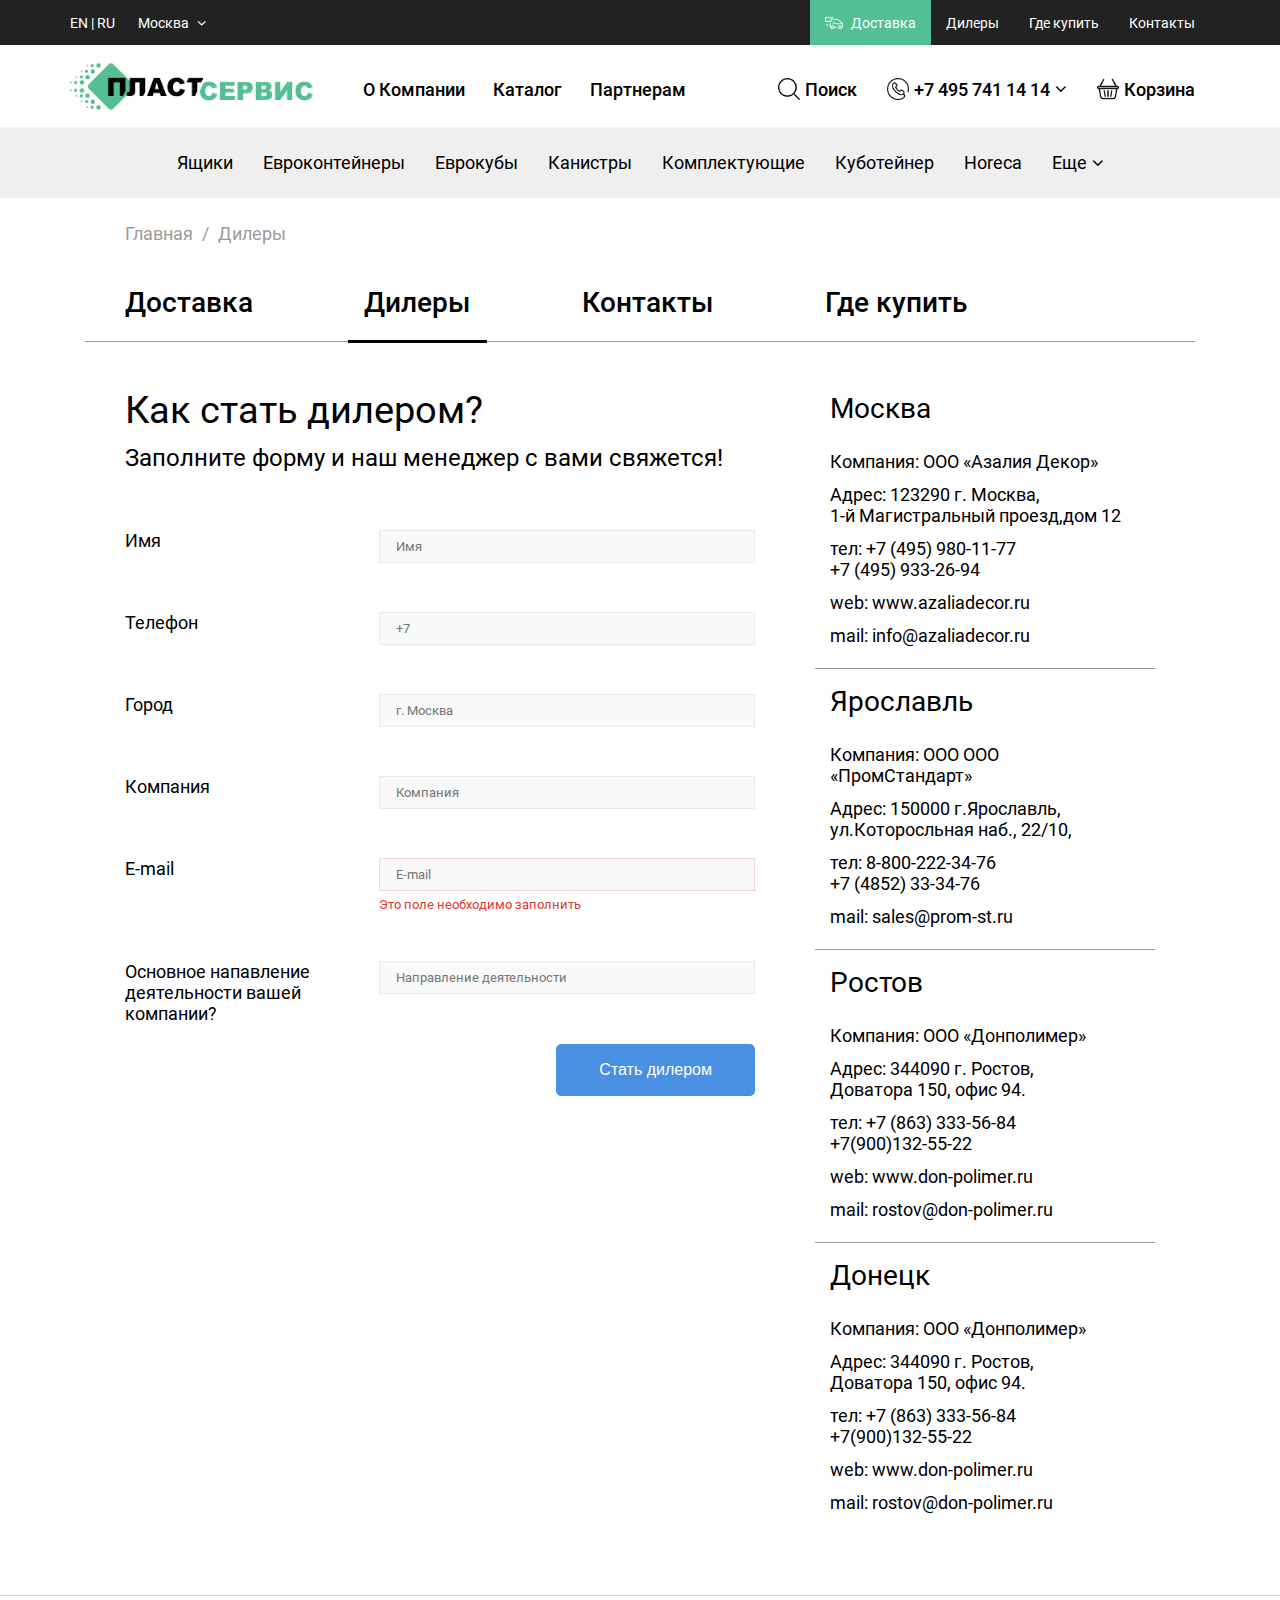
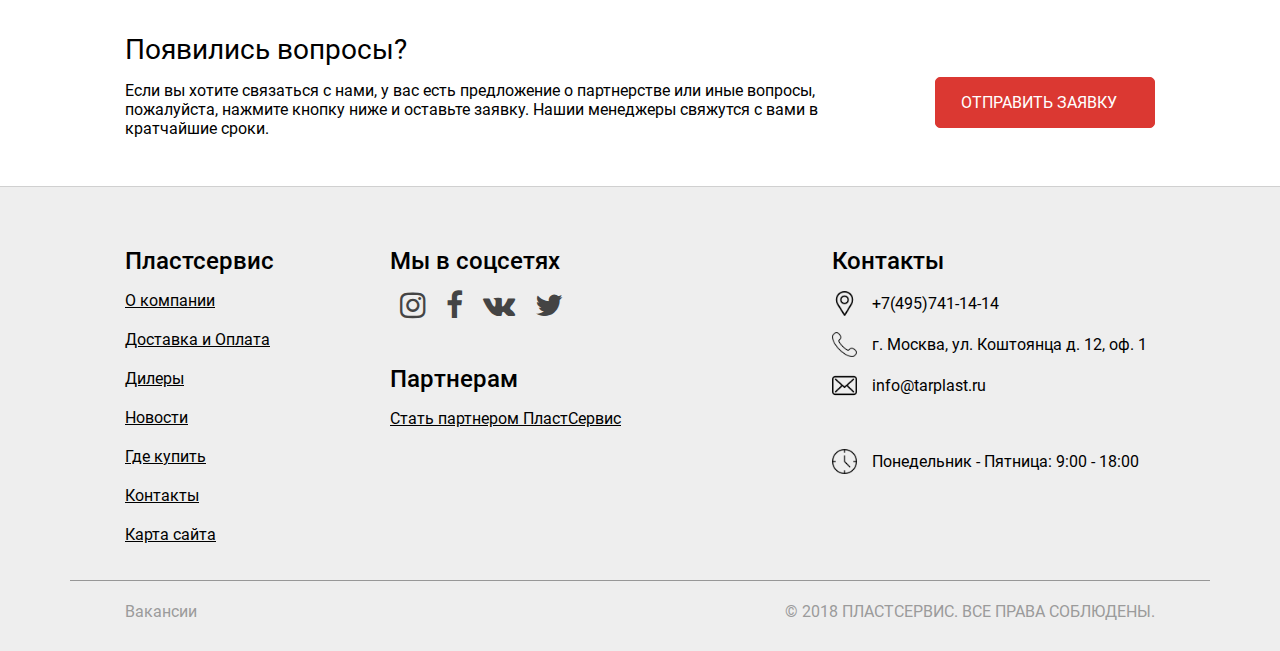
<file: dealers.html>
<!DOCTYPE html>
<!--[if lt IE 7]><html lang="ru" class="lt-ie9 lt-ie8 lt-ie7"><![endif]-->
<!--[if IE 7]><html lang="ru" class="lt-ie9 lt-ie8"><![endif]-->
<!--[if IE 8]><html lang="ru" class="lt-ie9"><![endif]-->
<!--[if gt IE 8]><!-->
<html lang="en">
<!--<![endif]-->
<head>
	<meta charset="utf-8" />

	<title>Дилеры</title>
	<meta content="" name="description" />
	<meta content="" property="og:image" />
	<meta content="" property="og:description" />
	<meta content="" property="og:site_name" />
	<meta content="website" property="og:type" />

	<meta content="telephone=no" name="format-detection" />

	<meta http-equiv="X-UA-Compatible" content="IE=edge" />
	<meta name="viewport" content="width=device-width, initial-scale=1.0" />

	<link rel="shortcut icon" href="favicon.png" />

	<link rel="stylesheet" href="libs/bootstrap/bootstrap-grid.min.css" />
	<link rel="stylesheet" href="libs/font-awesome-4.7.0/css/font-awesome.min.css" />
	<link rel="stylesheet" href="css/fonts.css" />
	<link rel="stylesheet" href="css/main.css" />
	<link rel="stylesheet" href="css/dealers.css" />
	<link rel="stylesheet" href="css/media-main.css" />
	<link rel="stylesheet" href="css/media-dealers.css" />
</head>
<body>
	
	<section class="header">
		<div class="sticky">
			<div class="mobile">
				<i class="fa fa-navicon" id="show-nav"></i>
				<div class="image">
					<img src="img/logo.png" alt="Logo">
				</div>
				<div class="tools">
					<a class="show-top-search-form">
						<img src="img/magnifying-glass.png" alt="Поиск">
					</a>
					<a href="#">
						<img src="img/shopping-basket-3.png" alt="Корзина">
					</a>

					<div class="search-form top-search-form">
						<form>
							<div class="input-wrapper">
								<input type="text" placeholder="Поиск">
								<img src="img/magnifying-glass.png" alt="поиск" class="search-button">
							</div>
						</form>
					</div>

				</div>

				<div class="slide-menu" id="slide-menu">
					<ul class="list">
						<li><a href="#">Главная</a></li>
						<hr>
						<li><a href="#">О компании</a></li>
						<li class="deploy-parent"><a>Каталог <i class="fa fa-angle-down"></i></a>
							<ul class="deploy-child">
								<li><a href="#">Еврокубы</a></li>
								<li><a href="#">Баки</a></li>
								<li><a href="#">Мусорные контейнеры</a></li>
								<li><a href="#">Канистры</a></li>
								<li><a href="#">Вазы</a></li>
								<li><a href="#">Пластиковые формы</a></li>
								<li><a href="#">Поддоны</a></li>
								<li><a href="#">Ящики</a></li>
								<li><a href="#">Паллеты</a></li>
								<li><a href="#">Horeca</a></li>
								<li><a href="#">Комплектующие</a></li>
								<li><a href="#">Ванны</a></li>
								<li><a href="#">Контейнер</a></li>
								<li><a href="#">Ведра</a></li>
								<li><a href="#">Лотки</a></li>
								<li><a href="#">Кубоконтейнер</a></li>
								<li><a href="#">Куботейнер</a></li>
							</ul>
						</li>
						<li><a href="#">Партнерам</a></li>
						<li><a href="#">Контакты</a></li>
						<li><a href="#">Доставка</a></li>
						<li><a href="#">Дилеры</a></li>
						<li><a href="#">Где купить</a></li>
					</ul>
				</div>
			</div>
			<div class="black-panel">
				<div class="container">
					<div class="row">
						<div class="location-info">
							<div class="lang">
								<a href="#">EN<a> | <a href="#">RU</a>
							</div>
							<div class="town">
								<span>Москва <i class="fa fa-angle-down"></i></span>
								<div class="choice">
									<ul>
										<li>Москва</li>
										<li>Москва</li>
										<li>Москва</li>
										<li>Москва</li>
										<li>Москва</li>
									</ul>
								</div>
							</div>
						</div>

						<div class="menu-wrapper">
							<ul class="menu">
								<li class="active">
									<a href="#">
										<img src="img/taxi-service 2-w.png" alt="Доставка">
										Доставка
									</a>
								</li>
								<li><a href="#">Дилеры</a></li>
								<li><a href="#">Где купить</a></li>
								<li><a href="#">Контакты</a></li>
							</ul>
						</div>
					</div>
				</div>
			</div> 

			<div class="dark search"></div>	

			<div class="menu-panel">
				<div class="container">
					<div class="row">
						<div class="logo-and-menu">
							<div class="logo-wrapper">
								<img src="img/logo.png" alt="ПластСервис">
							</div>

							<div class="menu-wrapper">
								<ul class="menu horizontal-menu">
									<li id="company">О Компании</li>
									<li id="catalogue">Каталог</li>
									<li id="partners">Партнерам</li>
								</ul>

							<!-- 
							ВЫПАДАЮЩИЕ МЕНЮ (submenu)
							ID кнопки соответствует классу блока (company, catalogue, partners)
						-->
						<div class="s-wrapper">
							<div class="container">
								<div class="submenu company">
									<ul class="horizontal-menu">
										<li><a href="#">О Нас</a></li>
										<li><a href="#">Новости</a></li>
										<li><a href="#">Наши партнеры</a></li>
									</ul>
								</div>
							</div>
						</div>

						<div class="s-wrapper">
							<div class="container">
								<div class="submenu catalogue">
									<div class="variety">
									<!-- 
										Последний товар в каждой группе имеет число-индекс, чтобы различать группы.
									-->
									<!-- 1 -->
									<div class="items-wrapper">
										<a class="item" href="#">
											<img src="img/icons/ICONS_16.png" alt="Куботейнер">
											Куботейнер
										</a>
										<a class="item" href="#">
											<img src="img/icons/ICONS_15.png" alt="Куботейнер">
											Еврокубы
										</a>
										<a class="item" href="#">
											<img src="img/icons/ICONS_13.png" alt="Куботейнер">
											Поддоны
										</a>
										<a class="item" href="#">
											<img src="img/icons/ICONS_2.png" alt="Куботейнер">
											Ящики
										</a>
										<a class="item" href="#">
											<img src="img/icons/ICONS_4.png" alt="Куботейнер">
											Баки
										</a>
										<a class="item" href="#">
											<img src="img/icons/ICONS_6.png" alt="Куботейнер">
											Horeca
										</a>
										<a class="item" href="#">
											<img src="img/icons/ICONS_3.png" alt="Куботейнер">
											Лотки
										</a>
										<a class="item" href="#">
											<img src="img/icons/ICONS_17.png" alt="Куботейнер">
											Мусорные контейнеры
										</a>
										<a class="item" href="#">
											<img src="img/icons/ICONS_11.png" alt="Куботейнер">
											Паллеты
										</a>
										<a class="item" href="#">
											<img src="img/icons/ICONS_7.png" alt="Куботейнер">
											Контейнер
										</a>
										<a class="item" href="#">
											<img src="img/icons/ICONS_12.png" alt="Куботейнер">
											Канистры
										</a>
										<a class="item" href="#">
											<img src="img/icons/ICONS_8.png" alt="Куботейнер">
											Комплектующие
										</a>
										<a class="item" href="#">
											<img src="img/icons/ICONS_9.png" alt="Куботейнер">
											Ведра
										</a>
										<a class="item" href="#">
											<img src="img/icons/ICONS_1.png" alt="Куботейнер">
											Для флористики
										</a>
										<a class="item" href="#">
											<img src="img/icons/ICONS_5.png" alt="Куботейнер">
											Ванны
										</a>
										<a class="item" href="#">
											<img src="img/icons/ICONS_18.png" alt="Куботейнер">
											Евроконтейнеры
										</a>
										<a class="item" href="#">
											<img src="img/icons/ICONS_10.png" alt="Куботейнер">
											Пластиковые формы
										</a>
										<a href="#" class="item full">Смотреть весь каталог 
											<i class="fa fa-angle-right"></i>
											<i class="fa fa-angle-right"></i>
										</a>
									</div>

								</div>
							</div>
						</div>
					</div>

					<div class="s-wrapper">
						<div class="container">
							<div class="submenu partners">
								<div class="image"><img src="img/partners.jpg" alt="Партерам"></div>
								<div class="info">
									<h3>Контрактное производство</h3>
									<h4>Изготовим изделие из полимерных материалов любой сложности</h4>
									<p>Рассмотрим совместные проекты по производству новых изделий с отечественными и зарубежными партнерами.</p>
									<a href="#" class="button">Узнать больше</a>
								</div>
							</div>
						</div>
					</div>
				</div>
			</div>

			<div class="tools-wrapper">
				<ul class="horizontal-menu">
					<li><a class="show-top-search-form"><img src="img/magnifying-glass.png" alt="Поиск"> Поиск</a>
						<div class="search-form top-search-form">
							<form>
								<div class="input-wrapper">
									<input type="text" placeholder="Поиск">
									<img src="img/magnifying-glass.png" alt="поиск" class="search-button">
								</div>
							</form>
						</div>
					</li>
					<li><a class="hint-trigger">
						<img src="img/telephone.png" alt="Телефон"> 
						+7 495 741 14 14 <i class="fa fa-angle-down"></i></a>
						<div class="hint">
							+7 495 741 14 14 <br>
							Email: info@tarlast.ru
						</div>
					</li>
					<li><a href="#">
						<img src="img/shopping-basket-3.png" alt="Корзина"> 
						Корзина
					</a></li>
				</ul>
			</div>
		</div>
	</div>
</div>
</div>

<div class="dark menu"></div>

<div class="variety-menu">
	<div class="container">
		<div class="row">
			<ul class="menu horizontal-menu">
				<li><a href="#">Ящики</a></li>
				<li><a href="#">Евроконтейнеры</a></li>
				<li><a href="#">Еврокубы</a></li>
				<li><a href="#" class="small">Канистры</a></li>
				<li><a href="#" class="tablets">Комплектующие</a></li>
				<li><a href="#" class="tablets">Куботейнер</a></li>
				<li><a href="#" class="tablets">Horeca</a></li>
				<li><a href="#" class="medium">Лотки</a></li>
				<li><a href="#" class="medium">Мусорные контейнеры</a></li>
				<li><a href="#" class="hint-trigger">Еще <i class="fa fa-angle-down"></i></a>
					<div class="hint">
						<ul class="menu">
							<li><a href="#" class="tablets">Комплектующие</a></li>
							<li><a href="#" class="tablets">Куботейнер</a></li>
							<li><a href="#" class="tablets">Horeca</a></li>
							<li><a href="#" class="tablets medium">Лотки</a></li>
							<li><a href="#" class="tablets medium">Мусорные контейнеры</a></li>
							<li><a href="#">Контейнеры</a></li>
							<li><a href="#">Вазы</a></li>
							<li><a href="#">Пластиковые формы</a></li>
							<li><a href="#">Поддоны</a></li>
							<li><a href="#">Паллеты</a></li>
							<li><a href="#">Комплектующие</a></li>
							<li><a href="#">Ванны</a></li>
							<li><a href="#">Ведра</a></li>
							<li><a href="#">Баки</a></li>
						</ul>
					</div>
				</li>
			</ul>
		</div>
	</div>
</div>
</section>

<div class="breadcrumbs">
	<div class="container">
		<div class="row paddings-lr">
			<a href="#">Главная</a> 
			<span class="slash">/</span>
			<a href="#">Дилеры</a>
		</div>
	</div>
</div>

<!-- POPUP WHEN THE MESSAGE IS SENT -->
<div class="popup thanks">
	<div class="wrapper">
		<div class="fa fa-close close-popup"></div>
			<h2>Спасибо! Заявка принята!
Наш менеджер свяжется с Вам.</h2>
	</div>
</div>

<section class="dealers-block">
	<div class="container">
		<hr class="mobile-only">
		<div class="row paddings-lr menu-of-sections">
			<ul class="horizontal-menu">
				<li><a href="#">Доставка</a></li>
				<li class="active"><a href="#">Дилеры</a></li>
				<li><a href="#">Контакты</a></li>
				<li><a href="#">Где купить</a></li>
			</ul>
		</div>
		<hr>	
		
		<div class="row paddings-lr info">
			<div class="half become">
				<h2>Как стать дилером?</h2>
				<h3>Заполните форму и наш менеджер с вами свяжется!</h3>
				<br>

				<form class="contact-form">
					<div class="item">
						<p class="title">Имя</p>
						<div class="field">
							<input name="name" placeholder="Имя">
							<div class="tip"></div>
						</div>
					</div>

					<div class="item">
						<p class="title">Телефон</p>
						<div class="field">
							<input name="phone" placeholder="+7">
							<div class="tip"></div>
						</div>
					</div>

					<div class="item">
						<p class="title">Город</p>
						<div class="field">
							<input name="town" placeholder="г. Москва">
							<div class="tip"></div>
						</div>
					</div>

					<div class="item">
						<p class="title">Компания</p>
						<div class="field">
							<input name="company" placeholder="Компания">
							<div class="tip"></div>
						</div>
					</div>

					<div class="item">
						<p class="title">E-mail</p>
						<div class="field">
							<input name="email" class="alert" placeholder="E-mail">
							<div class="tip">Это поле необходимо заполнить</div>
						</div>
					</div>

					<div class="item">
						<p class="title">Основное напавление деятельности вашей компании?</p>
						<div class="field">
							<input name="activity" placeholder="Направление деятельности">
							<div class="tip"></div>
						</div>
					</div>


					<input type="button" class="button" value="Стать дилером">

				</form>
			</div>
			<div class="half address">
				<div class="item">
					<h3>Москва</h3>

					<p>Компания: ООО «Азалия Декор»</p>
					<p>Адрес: 123290 г. Москва, <br>
					1-й Магистральный проезд,дом 12</p>
					<p>тел: +7 (495) 980-11-77 <br>
					+7 (495) 933-26-94</p>
					<p>web: www.azaliadecor.ru</p>
					<p>mail: info@azaliadecor.ru</p>
				</div>

				<div class="item">
					<h3>Ярославль</h3>

					<p>Компания: ООО ООО «ПромСтандарт»</p>
					<p>Адрес: 150000 г.Ярославль, <br>
					ул.Которосльная наб., 22/10,</p>
					<p>тел: 8-800-222-34-76 <br>
					+7 (4852) 33-34-76</p>
					<p>mail: sales@prom-st.ru</p>
				</div>

				<div class="item">
					<h3>Ростов</h3>

					<p>Компания: ООО «Донполимер»</p>
					<p>Адрес: 344090 г. Ростов, <br>
					Доватора 150, офис 94.</p>
					<p>тел: +7 (863) 333-56-84 <br>
					+7(900)132-55-22</p>
					<p>web: www.don-polimer.ru</p>
					<p>mail: rostov@don-polimer.ru</p>
				</div>

				<div class="item">
					<h3>Донецк</h3>

					<p>Компания: ООО «Донполимер»</p>
					<p>Адрес: 344090 г. Ростов, <br>
					Доватора 150, офис 94.</p>
					<p>тел: +7 (863) 333-56-84 <br>
					+7(900)132-55-22</p>
					<p>web: www.don-polimer.ru</p>
					<p>mail: rostov@don-polimer.ru</p>
				</div>
			</div>
		</div>

	</div>
</section>

<section class="know-more questions">
	<div class="container">
		<div class="row title paddings-lr-40">
			<h3>Появились вопросы?</h3>
		</div>
		<div class="row paddings-lr-40">
			<p>Если вы хотите связаться с нами, у вас есть предложение о партнерстве или иные вопросы, пожалуйста, нажмите кнопку ниже и оставьте заявку. Нашии менеджеры свяжутся с вами в кратчайшие сроки.</p>
			<a href="#" class="button b-red">Отправить заявку</a>
		</div>
	</div>
</section>

<section class="footer">
	<div class="container">
		<div class="row paddings-lr-40">
			<div class="col-md-3 item one pc-only">
				<h3>Пластсервис</h3>
				<ul>
					<li><a href="#">О компании</a></li>
					<li><a href="#">Доставка и Оплата</a></li>
					<li><a href="#">Дилеры</a></li>
					<li><a href="#">Новости</a></li>
					<li><a href="#">Где купить</a></li>
					<li><a href="#">Контакты</a></li>
					<li><a href="#">Карта сайта</a></li>
				</ul>
			</div>
			<div class="col-md-5 item two">
				<h3>Мы в соцсетях</h3>
				<div class="socials">
					<div class="item">
						<a href="#"><i class="fa fa-instagram"></i></a>
					</div>
					<div class="item">
						<a href="#"><i class="fa fa-facebook"></i></a>
					</div>
					<div class="item">
						<a href="#"><i class="fa fa-vk"></i></a>
					</div>
					<div class="item">
						<a href="#"><i class="fa fa-twitter"></i></a>
					</div>
				</div>
				<hr class="wider mobile-only">
				<h3>Партнерам</h3>
				<p><a href="#">Стать партнером ПластСервис</a></p>
				<br>
				<!-- <p>Вы также можете перейти на <a href="#">мобильную версию сайта</a>.</p> -->
			</div>
			<div class="col-md-4 item three pc-only">
				<h3>Контакты</h3>
				<p><img src="img/placeholder.png" alt="Адрес"> +7(495)741-14-14</p>
				<p><img src="img/phone-call.png" alt="Адрес"> г. Москва, ул. Коштоянца д. 12, оф. 1</p>
				<p><img src="img/envelope.png" alt="Адрес"> info@tarplast.ru</p>
				<br>
				<p><img src="img/clock.png" alt="Адрес"> Понедельник - Пятница: 9:00 - 18:00</p>
			</div>
		</div>
		<div class="row low paddings-lr pc-only">
			<p><a href="#">Вакансии</a></p>
			<p>© 2018 ПЛАСТСЕРВИС. ВСЕ ПРАВА СОБЛЮДЕНЫ.</p>
		</div>
	</div>
</section>

<!-- end mandatory -->
	<!--[if lt IE 9]>
	<script src="libs/html5shiv/es5-shim.min.js"></script>
	<script src="libs/html5shiv/html5shiv.min.js"></script>
	<script src="libs/html5shiv/html5shiv-printshiv.min.js"></script>
	<script src="libs/respond/respond.min.js"></script>
<![endif]-->
<script src="libs/jquery/jquery.min.js"></script>
<script src="libs/jquery.sticky.js"></script>
<script src="js/common.js"></script>
<!-- Yandex.Metrika counter --><!-- /Yandex.Metrika counter -->
<!-- Google Analytics counter --><!-- /Google Analytics counter -->
</body>
</html>
</file>
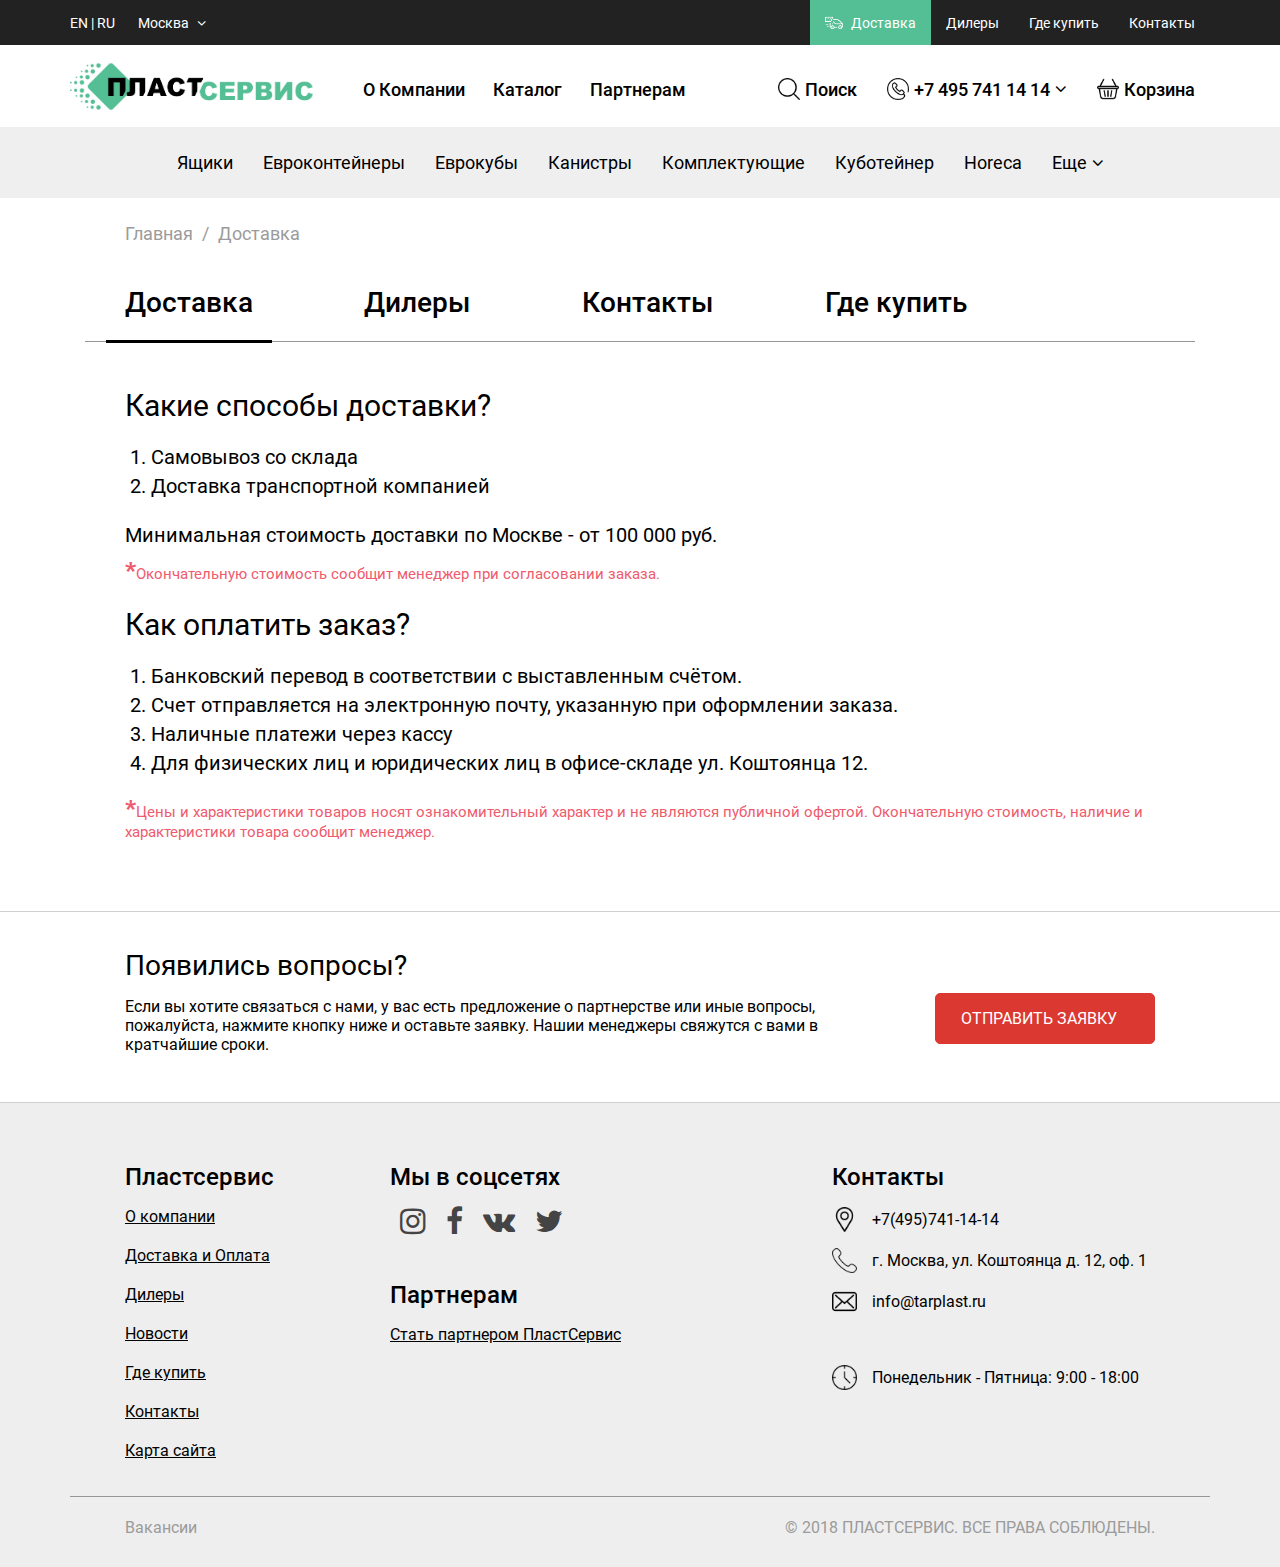
<file: delivery.html>
<!DOCTYPE html>
<!--[if lt IE 7]><html lang="ru" class="lt-ie9 lt-ie8 lt-ie7"><![endif]-->
<!--[if IE 7]><html lang="ru" class="lt-ie9 lt-ie8"><![endif]-->
<!--[if IE 8]><html lang="ru" class="lt-ie9"><![endif]-->
<!--[if gt IE 8]><!-->
<html lang="en">
<!--<![endif]-->
<head>
	<meta charset="utf-8" />

	<title>Доставка</title>
	<meta content="" name="description" />
	<meta content="" property="og:image" />
	<meta content="" property="og:description" />
	<meta content="" property="og:site_name" />
	<meta content="website" property="og:type" />

	<meta content="telephone=no" name="format-detection" />

	<meta http-equiv="X-UA-Compatible" content="IE=edge" />
	<meta name="viewport" content="width=device-width, initial-scale=1.0" />

	<link rel="shortcut icon" href="favicon.png" />

	<link rel="stylesheet" href="libs/bootstrap/bootstrap-grid.min.css" />
	<link rel="stylesheet" href="libs/font-awesome-4.7.0/css/font-awesome.min.css" />
	<link rel="stylesheet" href="css/fonts.css" />
	<link rel="stylesheet" href="css/main.css" />
	<link rel="stylesheet" href="css/delivery.css" />
	<link rel="stylesheet" href="css/media-main.css" />
	<link rel="stylesheet" href="css/media-delivery.css" />
</head>
<body>
	
	<section class="header">
		<div class="sticky">
			<div class="mobile">
				<i class="fa fa-navicon" id="show-nav"></i>
				<div class="image">
					<img src="img/logo.png" alt="Logo">
				</div>
				<div class="tools">
					<a class="show-top-search-form">
						<img src="img/magnifying-glass.png" alt="Поиск">
					</a>
					<a href="#">
						<img src="img/shopping-basket-3.png" alt="Корзина">
					</a>

					<div class="search-form top-search-form">
						<form>
							<div class="input-wrapper">
								<input type="text" placeholder="Поиск">
								<img src="img/magnifying-glass.png" alt="поиск" class="search-button">
							</div>
						</form>
					</div>

				</div>

				<div class="slide-menu" id="slide-menu">
					<ul class="list">
						<li><a href="#">Главная</a></li>
						<hr>
						<li><a href="#">О компании</a></li>
						<li class="deploy-parent"><a>Каталог <i class="fa fa-angle-down"></i></a>
							<ul class="deploy-child">
								<li><a href="#">Еврокубы</a></li>
								<li><a href="#">Баки</a></li>
								<li><a href="#">Мусорные контейнеры</a></li>
								<li><a href="#">Канистры</a></li>
								<li><a href="#">Вазы</a></li>
								<li><a href="#">Пластиковые формы</a></li>
								<li><a href="#">Поддоны</a></li>
								<li><a href="#">Ящики</a></li>
								<li><a href="#">Паллеты</a></li>
								<li><a href="#">Horeca</a></li>
								<li><a href="#">Комплектующие</a></li>
								<li><a href="#">Ванны</a></li>
								<li><a href="#">Контейнер</a></li>
								<li><a href="#">Ведра</a></li>
								<li><a href="#">Лотки</a></li>
								<li><a href="#">Кубоконтейнер</a></li>
								<li><a href="#">Куботейнер</a></li>
							</ul>
						</li>
						<li><a href="#">Партнерам</a></li>
						<li><a href="#">Контакты</a></li>
						<li><a href="#">Доставка</a></li>
						<li><a href="#">Дилеры</a></li>
						<li><a href="#">Где купить</a></li>
					</ul>
				</div>
			</div>
			<div class="black-panel">
				<div class="container">
					<div class="row">
						<div class="location-info">
							<div class="lang">
								<a href="#">EN<a> | <a href="#">RU</a>
							</div>
							<div class="town">
								<span>Москва <i class="fa fa-angle-down"></i></span>
								<div class="choice">
									<ul>
										<li>Москва</li>
										<li>Москва</li>
										<li>Москва</li>
										<li>Москва</li>
										<li>Москва</li>
									</ul>
								</div>
							</div>
						</div>

						<div class="menu-wrapper">
							<ul class="menu">
								<li class="active">
									<a href="#">
										<img src="img/taxi-service 2-w.png" alt="Доставка">
										Доставка
									</a>
								</li>
								<li><a href="#">Дилеры</a></li>
								<li><a href="#">Где купить</a></li>
								<li><a href="#">Контакты</a></li>
							</ul>
						</div>
					</div>
				</div>
			</div> 

			<div class="dark search"></div>	

			<div class="menu-panel">
				<div class="container">
					<div class="row">
						<div class="logo-and-menu">
							<div class="logo-wrapper">
								<img src="img/logo.png" alt="ПластСервис">
							</div>

							<div class="menu-wrapper">
								<ul class="menu horizontal-menu">
									<li id="company">О Компании</li>
									<li id="catalogue">Каталог</li>
									<li id="partners">Партнерам</li>
								</ul>

							<!-- 
							ВЫПАДАЮЩИЕ МЕНЮ (submenu)
							ID кнопки соответствует классу блока (company, catalogue, partners)
						-->
						<div class="s-wrapper">
							<div class="container">
								<div class="submenu company">
									<ul class="horizontal-menu">
										<li><a href="#">О Нас</a></li>
										<li><a href="#">Новости</a></li>
										<li><a href="#">Наши партнеры</a></li>
									</ul>
								</div>
							</div>
						</div>

						<div class="s-wrapper">
							<div class="container">
								<div class="submenu catalogue">
									<div class="variety">
									<!-- 
										Последний товар в каждой группе имеет число-индекс, чтобы различать группы.
									-->
									<!-- 1 -->
									<div class="items-wrapper">
										<a class="item" href="#">
											<img src="img/icons/ICONS_16.png" alt="Куботейнер">
											Куботейнер
										</a>
										<a class="item" href="#">
											<img src="img/icons/ICONS_15.png" alt="Куботейнер">
											Еврокубы
										</a>
										<a class="item" href="#">
											<img src="img/icons/ICONS_13.png" alt="Куботейнер">
											Поддоны
										</a>
										<a class="item" href="#">
											<img src="img/icons/ICONS_2.png" alt="Куботейнер">
											Ящики
										</a>
										<a class="item" href="#">
											<img src="img/icons/ICONS_4.png" alt="Куботейнер">
											Баки
										</a>
										<a class="item" href="#">
											<img src="img/icons/ICONS_6.png" alt="Куботейнер">
											Horeca
										</a>
										<a class="item" href="#">
											<img src="img/icons/ICONS_3.png" alt="Куботейнер">
											Лотки
										</a>
										<a class="item" href="#">
											<img src="img/icons/ICONS_17.png" alt="Куботейнер">
											Мусорные контейнеры
										</a>
										<a class="item" href="#">
											<img src="img/icons/ICONS_11.png" alt="Куботейнер">
											Паллеты
										</a>
										<a class="item" href="#">
											<img src="img/icons/ICONS_7.png" alt="Куботейнер">
											Контейнер
										</a>
										<a class="item" href="#">
											<img src="img/icons/ICONS_12.png" alt="Куботейнер">
											Канистры
										</a>
										<a class="item" href="#">
											<img src="img/icons/ICONS_8.png" alt="Куботейнер">
											Комплектующие
										</a>
										<a class="item" href="#">
											<img src="img/icons/ICONS_9.png" alt="Куботейнер">
											Ведра
										</a>
										<a class="item" href="#">
											<img src="img/icons/ICONS_1.png" alt="Куботейнер">
											Для флористики
										</a>
										<a class="item" href="#">
											<img src="img/icons/ICONS_5.png" alt="Куботейнер">
											Ванны
										</a>
										<a class="item" href="#">
											<img src="img/icons/ICONS_18.png" alt="Куботейнер">
											Евроконтейнеры
										</a>
										<a class="item" href="#">
											<img src="img/icons/ICONS_10.png" alt="Куботейнер">
											Пластиковые формы
										</a>
										<a href="#" class="item full">Смотреть весь каталог 
											<i class="fa fa-angle-right"></i>
											<i class="fa fa-angle-right"></i>
										</a>
									</div>

								</div>
							</div>
						</div>
					</div>

					<div class="s-wrapper">
						<div class="container">
							<div class="submenu partners">
								<div class="image"><img src="img/partners.jpg" alt="Партерам"></div>
								<div class="info">
									<h3>Контрактное производство</h3>
									<h4>Изготовим изделие из полимерных материалов любой сложности</h4>
									<p>Рассмотрим совместные проекты по производству новых изделий с отечественными и зарубежными партнерами.</p>
									<a href="#" class="button">Узнать больше</a>
								</div>
							</div>
						</div>
					</div>
				</div>
			</div>

			<div class="tools-wrapper">
				<ul class="horizontal-menu">
					<li><a class="show-top-search-form"><img src="img/magnifying-glass.png" alt="Поиск"> Поиск</a>
						<div class="search-form top-search-form">
							<form>
								<div class="input-wrapper">
									<input type="text" placeholder="Поиск">
									<img src="img/magnifying-glass.png" alt="поиск" class="search-button">
								</div>
							</form>
						</div>
					</li>
					<li><a class="hint-trigger">
						<img src="img/telephone.png" alt="Телефон"> 
						+7 495 741 14 14 <i class="fa fa-angle-down"></i></a>
						<div class="hint">
							+7 495 741 14 14 <br>
							Email: info@tarlast.ru
						</div>
					</li>
					<li><a href="#">
						<img src="img/shopping-basket-3.png" alt="Корзина"> 
						Корзина
					</a></li>
				</ul>
			</div>
		</div>
	</div>
</div>
</div>

<div class="dark menu"></div>

<div class="variety-menu">
	<div class="container">
		<div class="row">
			<ul class="menu horizontal-menu">
				<li><a href="#">Ящики</a></li>
				<li><a href="#">Евроконтейнеры</a></li>
				<li><a href="#">Еврокубы</a></li>
				<li><a href="#" class="small">Канистры</a></li>
				<li><a href="#" class="tablets">Комплектующие</a></li>
				<li><a href="#" class="tablets">Куботейнер</a></li>
				<li><a href="#" class="tablets">Horeca</a></li>
				<li><a href="#" class="medium">Лотки</a></li>
				<li><a href="#" class="medium">Мусорные контейнеры</a></li>
				<li><a href="#" class="hint-trigger">Еще <i class="fa fa-angle-down"></i></a>
					<div class="hint">
						<ul class="menu">
							<li><a href="#" class="tablets">Комплектующие</a></li>
							<li><a href="#" class="tablets">Куботейнер</a></li>
							<li><a href="#" class="tablets">Horeca</a></li>
							<li><a href="#" class="tablets medium">Лотки</a></li>
							<li><a href="#" class="tablets medium">Мусорные контейнеры</a></li>
							<li><a href="#">Контейнеры</a></li>
							<li><a href="#">Вазы</a></li>
							<li><a href="#">Пластиковые формы</a></li>
							<li><a href="#">Поддоны</a></li>
							<li><a href="#">Паллеты</a></li>
							<li><a href="#">Комплектующие</a></li>
							<li><a href="#">Ванны</a></li>
							<li><a href="#">Ведра</a></li>
							<li><a href="#">Баки</a></li>
						</ul>
					</div>
				</li>
			</ul>
		</div>
	</div>
</div>
</section>

<div class="breadcrumbs">
	<div class="container">
		<div class="row paddings-lr">
			<a href="#">Главная</a> 
			<span class="slash">/</span>
			<a href="#">Доставка</a>
		</div>
	</div>
</div>

<section class="delivery-block">
	<div class="container">
		<hr class="mobile-only">
		<div class="row paddings-lr menu-of-sections">
			<ul class="horizontal-menu">
				<li class="active"><a href="#">Доставка</a></li>
				<li><a href="#">Дилеры</a></li>
				<li><a href="#">Контакты</a></li>
				<li><a href="#">Где купить</a></li>
			</ul>
		</div>
		<hr>	
		
		<div class="row paddings-lr info">
			<h2>Какие способы доставки?</h2>
			<ol>
				<li>Самовывоз со склада</li>
				<li>Доставка транспортной компанией</li>
			</ol>
			<p>Минимальная стоимость доставки по Москве - от 100 000 руб.</p>
			<p class="tip">Окончательную стоимость сообщит менеджер при согласовании заказа.</p>

			<h2>Как оплатить заказ?</h2>
			<ol>
				<li>Банковский перевод в соответствии с выставленным счётом.</li>
				<li>Счет отправляется на электронную почту, указанную при оформлении заказа.</li>
				<li>Наличные платежи через кассу</li>
				<li>Для физических лиц и юридических лиц в офисе-складе ул. Коштоянца 12.</li>
			</ol>
			<p class="tip">Цены и характеристики товаров носят ознакомительный характер и не являются публичной офертой.
Окончательную стоимость, наличие и характеристики товара сообщит менеджер. </p>

		</div>

	</div>
</section>

<section class="know-more questions">
	<div class="container">
		<div class="row title paddings-lr-40">
			<h3>Появились вопросы?</h3>
		</div>
		<div class="row paddings-lr-40">
			<p>Если вы хотите связаться с нами, у вас есть предложение о партнерстве или иные вопросы, пожалуйста, нажмите кнопку ниже и оставьте заявку. Нашии менеджеры свяжутся с вами в кратчайшие сроки.</p>
			<a href="#" class="button b-red">Отправить заявку</a>
		</div>
	</div>
</section>

<section class="footer">
	<div class="container">
		<div class="row paddings-lr-40">
			<div class="col-md-3 item one pc-only">
				<h3>Пластсервис</h3>
				<ul>
					<li><a href="#">О компании</a></li>
					<li><a href="#">Доставка и Оплата</a></li>
					<li><a href="#">Дилеры</a></li>
					<li><a href="#">Новости</a></li>
					<li><a href="#">Где купить</a></li>
					<li><a href="#">Контакты</a></li>
					<li><a href="#">Карта сайта</a></li>
				</ul>
			</div>
			<div class="col-md-5 item two">
				<h3>Мы в соцсетях</h3>
				<div class="socials">
					<div class="item">
						<a href="#"><i class="fa fa-instagram"></i></a>
					</div>
					<div class="item">
						<a href="#"><i class="fa fa-facebook"></i></a>
					</div>
					<div class="item">
						<a href="#"><i class="fa fa-vk"></i></a>
					</div>
					<div class="item">
						<a href="#"><i class="fa fa-twitter"></i></a>
					</div>
				</div>
				<hr class="wider mobile-only">
				<h3>Партнерам</h3>
				<p><a href="#">Стать партнером ПластСервис</a></p>
				<br>
				<!-- <p>Вы также можете перейти на <a href="#">мобильную версию сайта</a>.</p> -->
			</div>
			<div class="col-md-4 item three pc-only">
				<h3>Контакты</h3>
				<p><img src="img/placeholder.png" alt="Адрес"> +7(495)741-14-14</p>
				<p><img src="img/phone-call.png" alt="Адрес"> г. Москва, ул. Коштоянца д. 12, оф. 1</p>
				<p><img src="img/envelope.png" alt="Адрес"> info@tarplast.ru</p>
				<br>
				<p><img src="img/clock.png" alt="Адрес"> Понедельник - Пятница: 9:00 - 18:00</p>
			</div>
		</div>
		<div class="row low paddings-lr pc-only">
			<p><a href="#">Вакансии</a></p>
			<p>© 2018 ПЛАСТСЕРВИС. ВСЕ ПРАВА СОБЛЮДЕНЫ.</p>
		</div>
	</div>
</section>

<!-- end mandatory -->
	<!--[if lt IE 9]>
	<script src="libs/html5shiv/es5-shim.min.js"></script>
	<script src="libs/html5shiv/html5shiv.min.js"></script>
	<script src="libs/html5shiv/html5shiv-printshiv.min.js"></script>
	<script src="libs/respond/respond.min.js"></script>
<![endif]-->
<script src="libs/jquery/jquery.min.js"></script>
<script src="libs/jquery.sticky.js"></script>
<script src="js/common.js"></script>
<!-- Yandex.Metrika counter --><!-- /Yandex.Metrika counter -->
<!-- Google Analytics counter --><!-- /Google Analytics counter -->
</body>
</html>
</file>
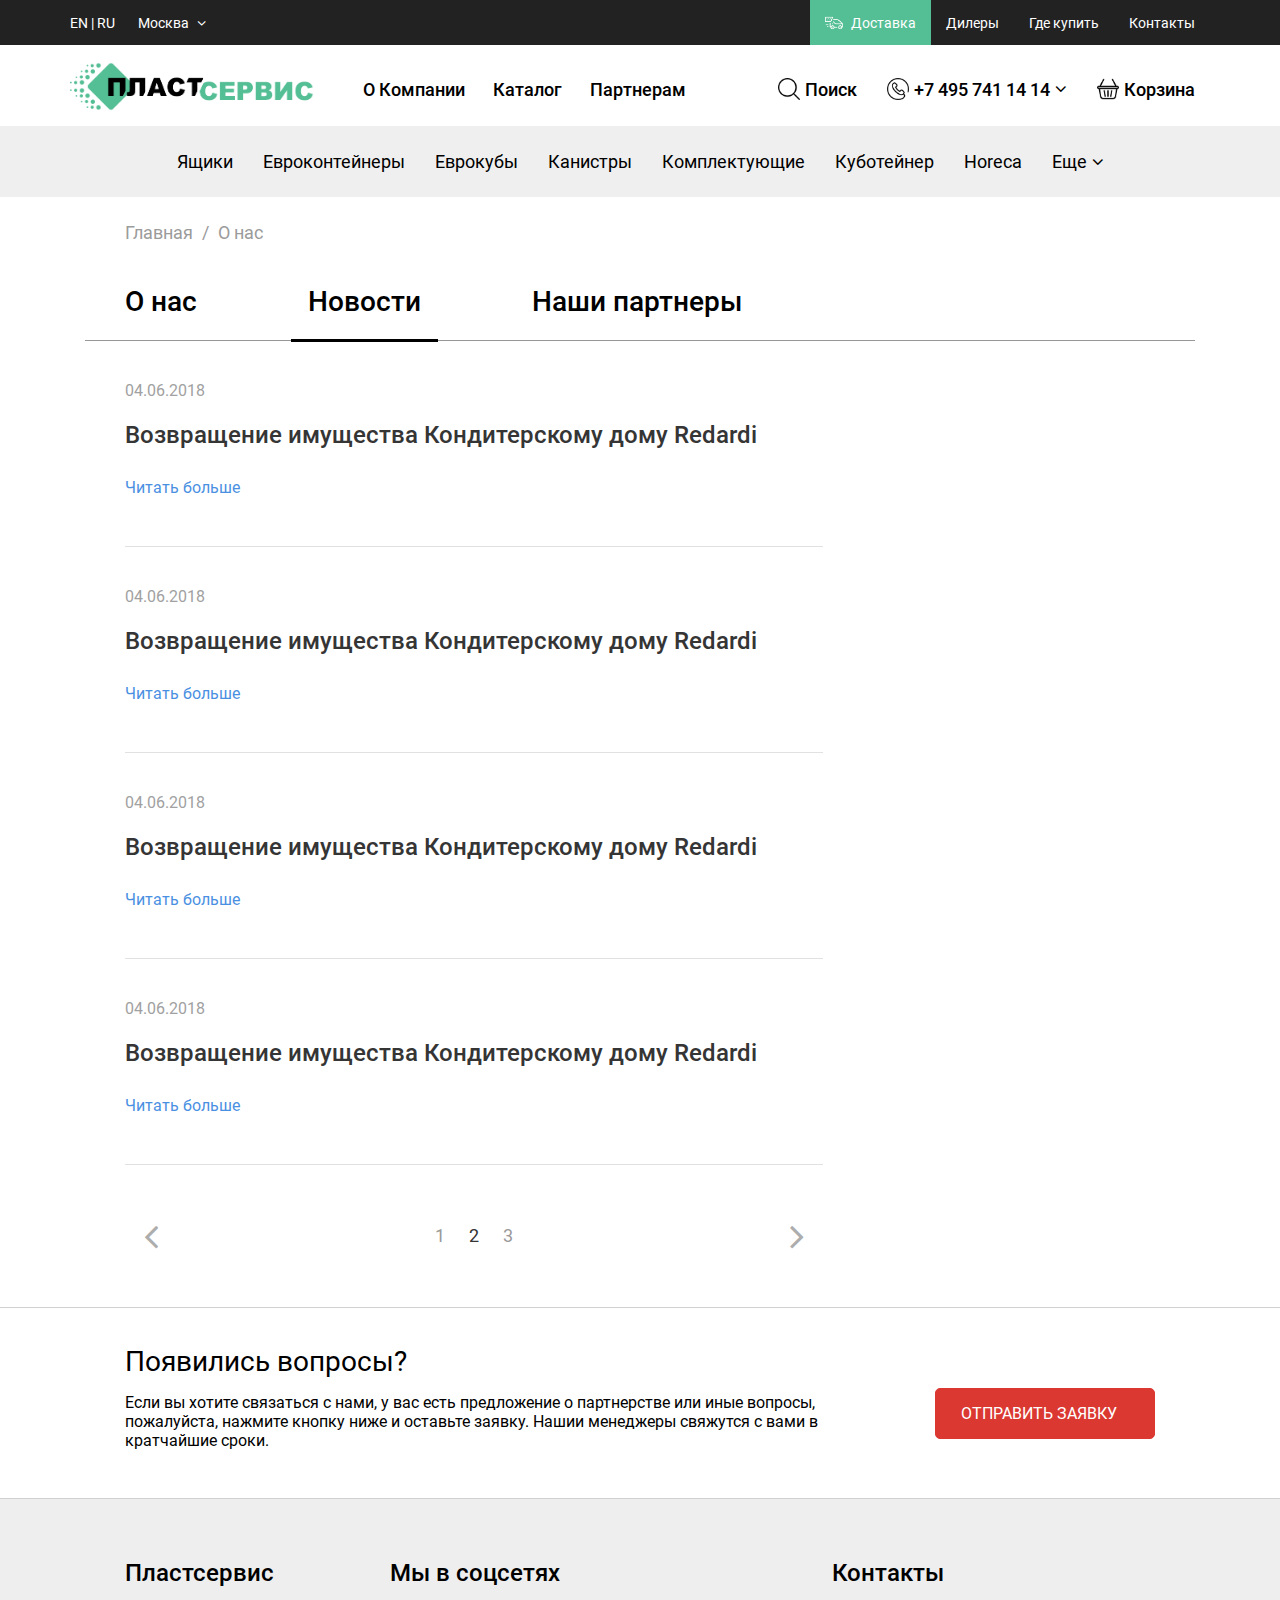
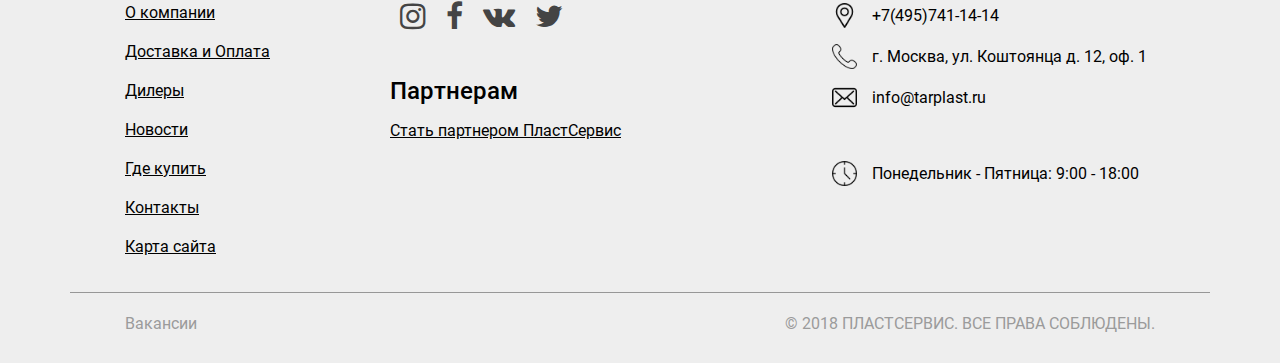
<file: news.html>
<!DOCTYPE html>
<!--[if lt IE 7]><html lang="ru" class="lt-ie9 lt-ie8 lt-ie7"><![endif]-->
<!--[if IE 7]><html lang="ru" class="lt-ie9 lt-ie8"><![endif]-->
<!--[if IE 8]><html lang="ru" class="lt-ie9"><![endif]-->
<!--[if gt IE 8]><!-->
<html lang="en">
<!--<![endif]-->
<head>
	<meta charset="utf-8" />

	<title>Новости</title>
	<meta content="" name="description" />
	<meta content="" property="og:image" />
	<meta content="" property="og:description" />
	<meta content="" property="og:site_name" />
	<meta content="website" property="og:type" />

	<meta content="telephone=no" name="format-detection" />

	<meta http-equiv="X-UA-Compatible" content="IE=edge" />
	<meta name="viewport" content="width=device-width, initial-scale=1.0" />

	<link rel="shortcut icon" href="favicon.png" />

	<link rel="stylesheet" href="libs/bootstrap/bootstrap-grid.min.css" />
	<link rel="stylesheet" href="libs/font-awesome-4.7.0/css/font-awesome.min.css" />
	<link rel="stylesheet" href="css/fonts.css" />
	<link rel="stylesheet" href="css/main.css" />
	<link rel="stylesheet" href="css/news.css" />
	<link rel="stylesheet" href="css/media-main.css" />
	<link rel="stylesheet" href="css/media-news.css" />
</head>
<body>
	
	<section class="header">
		<div class="sticky">
			<div class="mobile">
				<i class="fa fa-navicon" id="show-nav"></i>
				<div class="image">
					<img src="img/logo.png" alt="Logo">
				</div>
				<div class="tools">
					<a class="show-top-search-form">
						<img src="img/magnifying-glass.png" alt="Поиск">
					</a>
					<a href="#">
						<img src="img/shopping-basket-3.png" alt="Корзина">
					</a>

					<div class="search-form top-search-form">
						<form>
							<div class="input-wrapper">
								<input type="text" placeholder="Поиск">
								<img src="img/magnifying-glass.png" alt="поиск" class="search-button">
							</div>
						</form>
					</div>

				</div>

				<div class="slide-menu" id="slide-menu">
					<ul class="list">
						<li><a href="#">Главная</a></li>
						<hr>
						<li><a href="#">О компании</a></li>
						<li class="deploy-parent"><a>Каталог <i class="fa fa-angle-down"></i></a>
							<ul class="deploy-child">
								<li><a href="#">Еврокубы</a></li>
								<li><a href="#">Баки</a></li>
								<li><a href="#">Мусорные контейнеры</a></li>
								<li><a href="#">Канистры</a></li>
								<li><a href="#">Вазы</a></li>
								<li><a href="#">Пластиковые формы</a></li>
								<li><a href="#">Поддоны</a></li>
								<li><a href="#">Ящики</a></li>
								<li><a href="#">Паллеты</a></li>
								<li><a href="#">Horeca</a></li>
								<li><a href="#">Комплектующие</a></li>
								<li><a href="#">Ванны</a></li>
								<li><a href="#">Контейнер</a></li>
								<li><a href="#">Ведра</a></li>
								<li><a href="#">Лотки</a></li>
								<li><a href="#">Кубоконтейнер</a></li>
								<li><a href="#">Куботейнер</a></li>
							</ul>
						</li>
						<li><a href="#">Партнерам</a></li>
						<li><a href="#">Контакты</a></li>
						<li><a href="#">Доставка</a></li>
						<li><a href="#">Дилеры</a></li>
						<li><a href="#">Где купить</a></li>
					</ul>
				</div>
			</div>
			<div class="black-panel">
				<div class="container">
					<div class="row">
						<div class="location-info">
							<div class="lang">
								<a href="#">EN<a> | <a href="#">RU</a>
							</div>
							<div class="town">
								<span>Москва <i class="fa fa-angle-down"></i></span>
								<div class="choice">
									<ul>
										<li>Москва</li>
										<li>Москва</li>
										<li>Москва</li>
										<li>Москва</li>
										<li>Москва</li>
									</ul>
								</div>
							</div>
						</div>

						<div class="menu-wrapper">
							<ul class="menu">
								<li class="active">
									<a href="#">
										<img src="img/taxi-service 2-w.png" alt="Доставка">
										Доставка
									</a>
								</li>
								<li><a href="#">Дилеры</a></li>
								<li><a href="#">Где купить</a></li>
								<li><a href="#">Контакты</a></li>
							</ul>
						</div>
					</div>
				</div>
			</div> 

			<div class="dark search"></div>	

			<div class="menu-panel">
				<div class="container">
					<div class="row">
						<div class="logo-and-menu">
							<div class="logo-wrapper">
								<img src="img/logo.png" alt="ПластСервис">
							</div>

							<div class="menu-wrapper">
								<ul class="menu horizontal-menu">
									<li id="company">О Компании</li>
									<li id="catalogue">Каталог</li>
									<li id="partners">Партнерам</li>
								</ul>

							<!-- 
							ВЫПАДАЮЩИЕ МЕНЮ (submenu)
							ID кнопки соответствует классу блока (company, catalogue, partners)
						-->
						<div class="s-wrapper">
							<div class="container">
								<div class="submenu company">
									<ul class="horizontal-menu">
										<li><a href="#">О Нас</a></li>
										<li><a href="#">Новости</a></li>
										<li><a href="#">Наши партнеры</a></li>
									</ul>
								</div>
							</div>
						</div>

						<div class="s-wrapper">
							<div class="container">
								<div class="submenu catalogue">
									<div class="variety">
									<!-- 
										Последний товар в каждой группе имеет число-индекс, чтобы различать группы.
									-->
									<!-- 1 -->
									<div class="items-wrapper">
										<a class="item" href="#">
											<img src="img/icons/ICONS_16.png" alt="Куботейнер">
											Куботейнер
										</a>
										<a class="item" href="#">
											<img src="img/icons/ICONS_15.png" alt="Куботейнер">
											Еврокубы
										</a>
										<a class="item" href="#">
											<img src="img/icons/ICONS_13.png" alt="Куботейнер">
											Поддоны
										</a>
										<a class="item" href="#">
											<img src="img/icons/ICONS_2.png" alt="Куботейнер">
											Ящики
										</a>
										<a class="item" href="#">
											<img src="img/icons/ICONS_4.png" alt="Куботейнер">
											Баки
										</a>
										<a class="item" href="#">
											<img src="img/icons/ICONS_6.png" alt="Куботейнер">
											Horeca
										</a>
										<a class="item" href="#">
											<img src="img/icons/ICONS_3.png" alt="Куботейнер">
											Лотки
										</a>
										<a class="item" href="#">
											<img src="img/icons/ICONS_17.png" alt="Куботейнер">
											Мусорные контейнеры
										</a>
										<a class="item" href="#">
											<img src="img/icons/ICONS_11.png" alt="Куботейнер">
											Паллеты
										</a>
										<a class="item" href="#">
											<img src="img/icons/ICONS_7.png" alt="Куботейнер">
											Контейнер
										</a>
										<a class="item" href="#">
											<img src="img/icons/ICONS_12.png" alt="Куботейнер">
											Канистры
										</a>
										<a class="item" href="#">
											<img src="img/icons/ICONS_8.png" alt="Куботейнер">
											Комплектующие
										</a>
										<a class="item" href="#">
											<img src="img/icons/ICONS_9.png" alt="Куботейнер">
											Ведра
										</a>
										<a class="item" href="#">
											<img src="img/icons/ICONS_1.png" alt="Куботейнер">
											Для флористики
										</a>
										<a class="item" href="#">
											<img src="img/icons/ICONS_5.png" alt="Куботейнер">
											Ванны
										</a>
										<a class="item" href="#">
											<img src="img/icons/ICONS_18.png" alt="Куботейнер">
											Евроконтейнеры
										</a>
										<a class="item" href="#">
											<img src="img/icons/ICONS_10.png" alt="Куботейнер">
											Пластиковые формы
										</a>
										<a href="#" class="item full">Смотреть весь каталог 
											<i class="fa fa-angle-right"></i>
											<i class="fa fa-angle-right"></i>
										</a>
									</div>

								</div>
							</div>
						</div>
					</div>

					<div class="s-wrapper">
						<div class="container">
							<div class="submenu partners">
								<div class="image"><img src="img/partners.jpg" alt="Партерам"></div>
								<div class="info">
									<h3>Контрактное производство</h3>
									<h4>Изготовим изделие из полимерных материалов любой сложности</h4>
									<p>Рассмотрим совместные проекты по производству новых изделий с отечественными и зарубежными партнерами.</p>
									<a href="#" class="button">Узнать больше</a>
								</div>
							</div>
						</div>
					</div>
				</div>
			</div>

			<div class="tools-wrapper">
				<ul class="horizontal-menu">
					<li><a class="show-top-search-form"><img src="img/magnifying-glass.png" alt="Поиск"> Поиск</a>
						<div class="search-form top-search-form">
							<form>
								<div class="input-wrapper">
									<input type="text" placeholder="Поиск">
									<img src="img/magnifying-glass.png" alt="поиск" class="search-button">
								</div>
							</form>
						</div>
					</li>
					<li><a class="hint-trigger">
						<img src="img/telephone.png" alt="Телефон"> 
						+7 495 741 14 14 <i class="fa fa-angle-down"></i></a>
						<div class="hint">
							+7 495 741 14 14 <br>
							Email: info@tarlast.ru
						</div>
					</li>
					<li><a href="#">
						<img src="img/shopping-basket-3.png" alt="Корзина"> 
						Корзина
					</a></li>
				</ul>
			</div>
		</div>
	</div>
</div>
</div>
	
<div class="dark menu"></div>

<div class="variety-menu">
	<div class="container">
		<div class="row">
			<ul class="menu horizontal-menu">
				<li><a href="#">Ящики</a></li>
				<li><a href="#">Евроконтейнеры</a></li>
				<li><a href="#">Еврокубы</a></li>
				<li><a href="#" class="small">Канистры</a></li>
				<li><a href="#" class="tablets">Комплектующие</a></li>
				<li><a href="#" class="tablets">Куботейнер</a></li>
				<li><a href="#" class="tablets">Horeca</a></li>
				<li><a href="#" class="medium">Лотки</a></li>
				<li><a href="#" class="medium">Мусорные контейнеры</a></li>
				<li><a href="#" class="hint-trigger">Еще <i class="fa fa-angle-down"></i></a>
					<div class="hint">
						<ul class="menu">
							<li><a href="#" class="tablets">Комплектующие</a></li>
							<li><a href="#" class="tablets">Куботейнер</a></li>
							<li><a href="#" class="tablets">Horeca</a></li>
							<li><a href="#" class="tablets medium">Лотки</a></li>
							<li><a href="#" class="tablets medium">Мусорные контейнеры</a></li>
							<li><a href="#">Контейнеры</a></li>
							<li><a href="#">Вазы</a></li>
							<li><a href="#">Пластиковые формы</a></li>
							<li><a href="#">Поддоны</a></li>
							<li><a href="#">Паллеты</a></li>
							<li><a href="#">Комплектующие</a></li>
							<li><a href="#">Ванны</a></li>
							<li><a href="#">Ведра</a></li>
							<li><a href="#">Баки</a></li>
						</ul>
					</div>
				</li>
			</ul>
		</div>
	</div>
</div>
</section>

<div class="breadcrumbs">
	<div class="container">
		<div class="row paddings-lr">
			<a href="#">Главная</a> 
			<span class="slash">/</span>
			<a href="#">О нас</a>
		</div>
	</div>
</div>

<section class="news-block">
	<div class="container">
		<hr class="mobile-only">
		<div class="row paddings-lr menu-of-sections">
			<ul class="horizontal-menu">
				<li><a href="#">О нас</a></li>
				<li class="active"><a href="#">Новости</a></li>
				<li><a href="#">Наши партнеры</a></li>
			</ul>
		</div>
		<hr>
		<div class="row news-wrapper paddings-lr">
			<div class="item">
				<p class="date">04.06.2018</p>
				<h3 class="title">Возвращение имущества Кондитерскому дому Redardi</h3>
				<p class="text">Таким образом рамки и место обучения кадров требуют определения и уточнения позиций, занимаемых участниками в отношении поставленных задач. Таким образом рамки и место обучения кадров требуют определения и уточнения позиций, занимаемых участниками в отношении поставленных задач.</p>
				<a class="read-more">Читать больше</a>
			</div>

			<div class="item">
				<p class="date">04.06.2018</p>
				<h3 class="title">Возвращение имущества Кондитерскому дому Redardi</h3>
				<p class="text">Таким образом рамки и место обучения кадров требуют определения и уточнения позиций, занимаемых участниками в отношении поставленных задач. Таким образом рамки и место обучения кадров требуют определения и уточнения позиций, занимаемых участниками в отношении поставленных задач.</p>
				<a class="read-more">Читать больше</a>
			</div>

			<div class="item">
				<p class="date">04.06.2018</p>
				<h3 class="title">Возвращение имущества Кондитерскому дому Redardi</h3>
				<p class="text">Таким образом рамки и место обучения кадров требуют определения и уточнения позиций, занимаемых участниками в отношении поставленных задач. Таким образом рамки и место обучения кадров требуют определения и уточнения позиций, занимаемых участниками в отношении поставленных задач.</p>
				<a class="read-more">Читать больше</a>
			</div>

			<div class="item">
				<p class="date">04.06.2018</p>
				<h3 class="title">Возвращение имущества Кондитерскому дому Redardi</h3>
				<p class="text">Таким образом рамки и место обучения кадров требуют определения и уточнения позиций, занимаемых участниками в отношении поставленных задач. Таким образом рамки и место обучения кадров требуют определения и уточнения позиций, занимаемых участниками в отношении поставленных задач.</p>
				<a class="read-more">Читать больше</a>
			</div>

			<div class="navigation">
				<a class="nav prev"><i class="fa fa-angle-left"></i></a>
				<div class="nums">
					<a href="#">1</a>
					<a href="#" class="active">2</a>
					<a href="#">3</a>
				</div>
				<a class="nav next"><i class="fa fa-angle-right"></i></a>
			</div>
		</div>
		

	</div>
</section>

<section class="know-more questions">
		<div class="container">
			<div class="row title paddings-lr-40">
				<h3>Появились вопросы?</h3>
			</div>
			<div class="row paddings-lr-40">
				<p>Если вы хотите связаться с нами, у вас есть предложение о партнерстве или иные вопросы, пожалуйста, нажмите кнопку ниже и оставьте заявку. Нашии менеджеры свяжутся с вами в кратчайшие сроки.</p>
				<a href="#" class="button b-red">Отправить заявку</a>
			</div>
		</div>
</section>

<section class="footer">
	<div class="container">
		<div class="row paddings-lr-40">
			<div class="col-md-3 item one pc-only">
				<h3>Пластсервис</h3>
				<ul>
					<li><a href="#">О компании</a></li>
					<li><a href="#">Доставка и Оплата</a></li>
					<li><a href="#">Дилеры</a></li>
					<li><a href="#">Новости</a></li>
					<li><a href="#">Где купить</a></li>
					<li><a href="#">Контакты</a></li>
					<li><a href="#">Карта сайта</a></li>
				</ul>
			</div>
			<div class="col-md-5 item two">
				<h3>Мы в соцсетях</h3>
				<div class="socials">
					<div class="item">
						<a href="#"><i class="fa fa-instagram"></i></a>
					</div>
					<div class="item">
						<a href="#"><i class="fa fa-facebook"></i></a>
					</div>
					<div class="item">
						<a href="#"><i class="fa fa-vk"></i></a>
					</div>
					<div class="item">
						<a href="#"><i class="fa fa-twitter"></i></a>
					</div>
				</div>
				<hr class="wider mobile-only">
				<h3>Партнерам</h3>
				<p><a href="#">Стать партнером ПластСервис</a></p>
				<br>
				<!-- <p>Вы также можете перейти на <a href="#">мобильную версию сайта</a>.</p> -->
			</div>
			<div class="col-md-4 item three pc-only">
				<h3>Контакты</h3>
				<p><img src="img/placeholder.png" alt="Адрес"> +7(495)741-14-14</p>
				<p><img src="img/phone-call.png" alt="Адрес"> г. Москва, ул. Коштоянца д. 12, оф. 1</p>
				<p><img src="img/envelope.png" alt="Адрес"> info@tarplast.ru</p>
				<br>
				<p><img src="img/clock.png" alt="Адрес"> Понедельник - Пятница: 9:00 - 18:00</p>
			</div>
		</div>
		<div class="row low paddings-lr pc-only">
			<p><a href="#">Вакансии</a></p>
			<p>© 2018 ПЛАСТСЕРВИС. ВСЕ ПРАВА СОБЛЮДЕНЫ.</p>
		</div>
	</div>
</section>

<!-- end mandatory -->
	<!--[if lt IE 9]>
	<script src="libs/html5shiv/es5-shim.min.js"></script>
	<script src="libs/html5shiv/html5shiv.min.js"></script>
	<script src="libs/html5shiv/html5shiv-printshiv.min.js"></script>
	<script src="libs/respond/respond.min.js"></script>
<![endif]-->
<script src="libs/jquery/jquery.min.js"></script>
<script src="libs/jquery.sticky.js"></script>
<script src="js/news.js"></script>
<script src="js/common.js"></script>
<!-- Yandex.Metrika counter --><!-- /Yandex.Metrika counter -->
<!-- Google Analytics counter --><!-- /Google Analytics counter -->
</body>
</html>
</file>
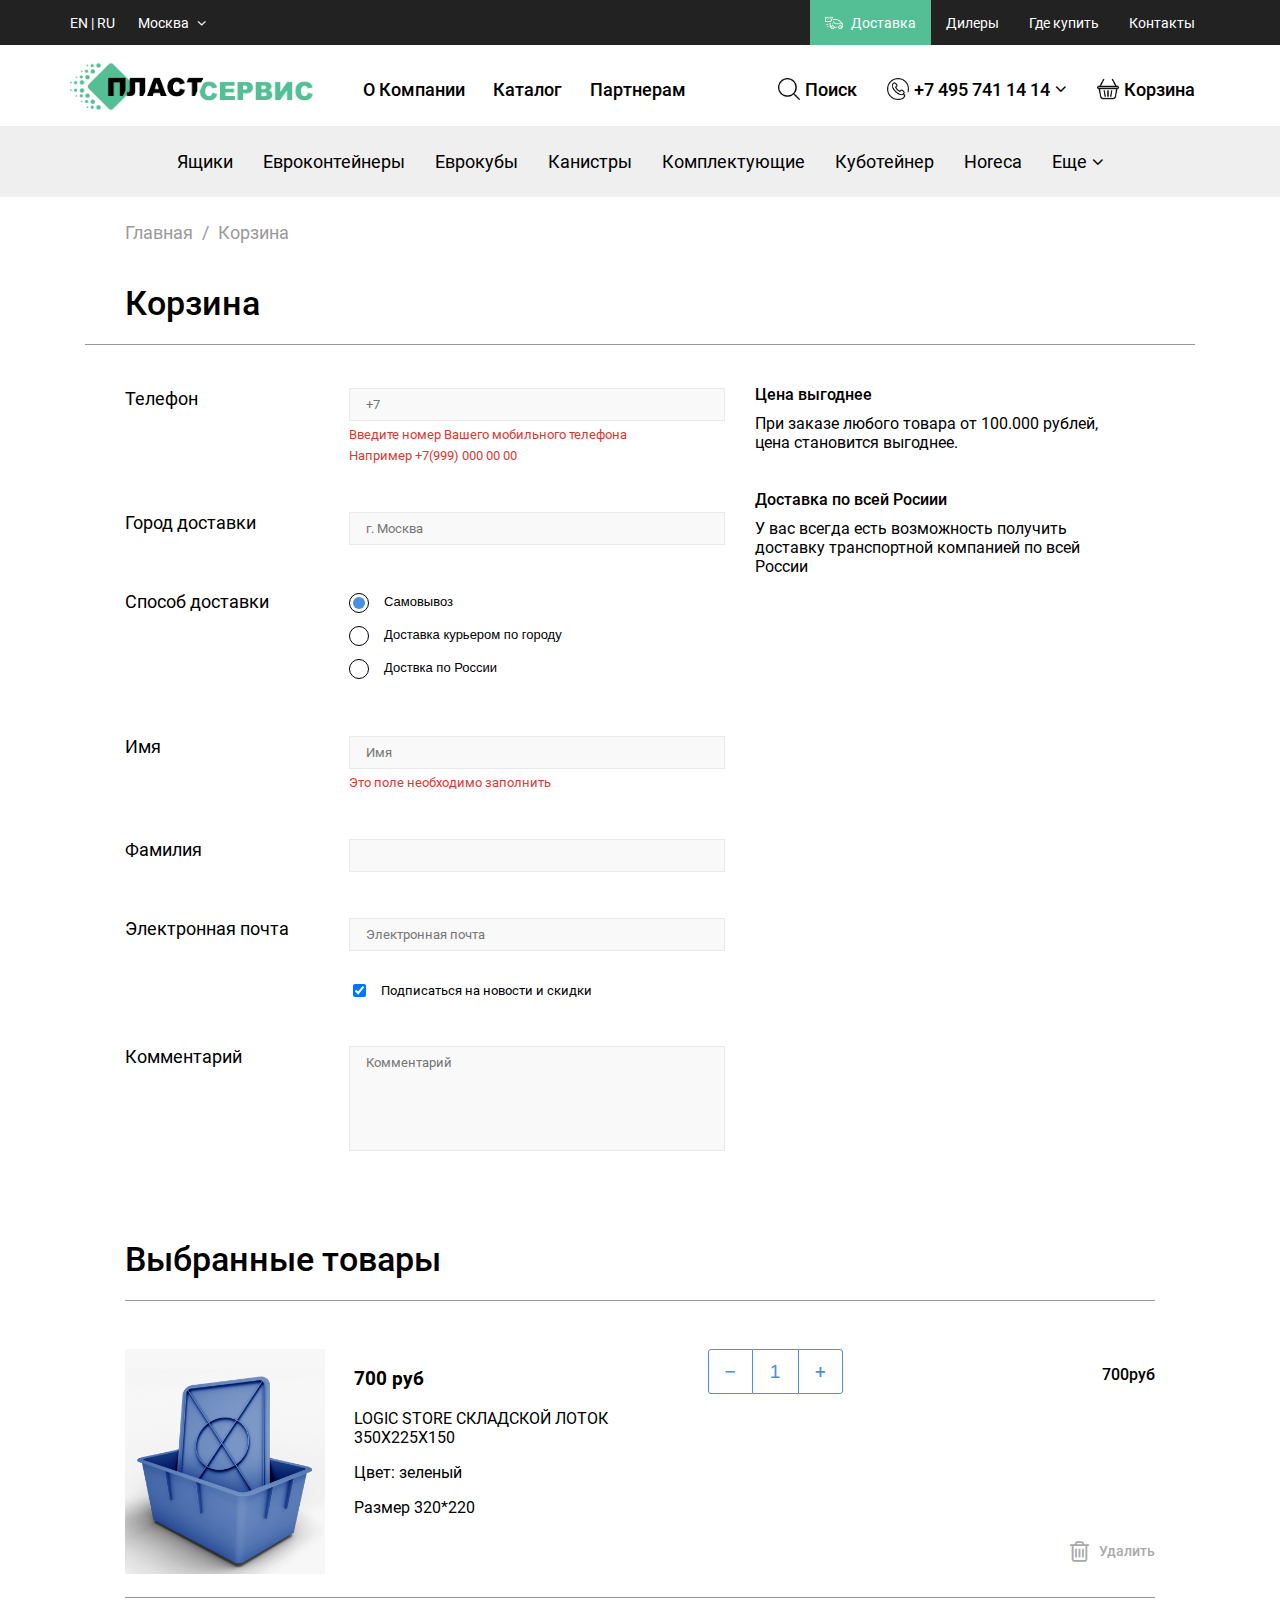
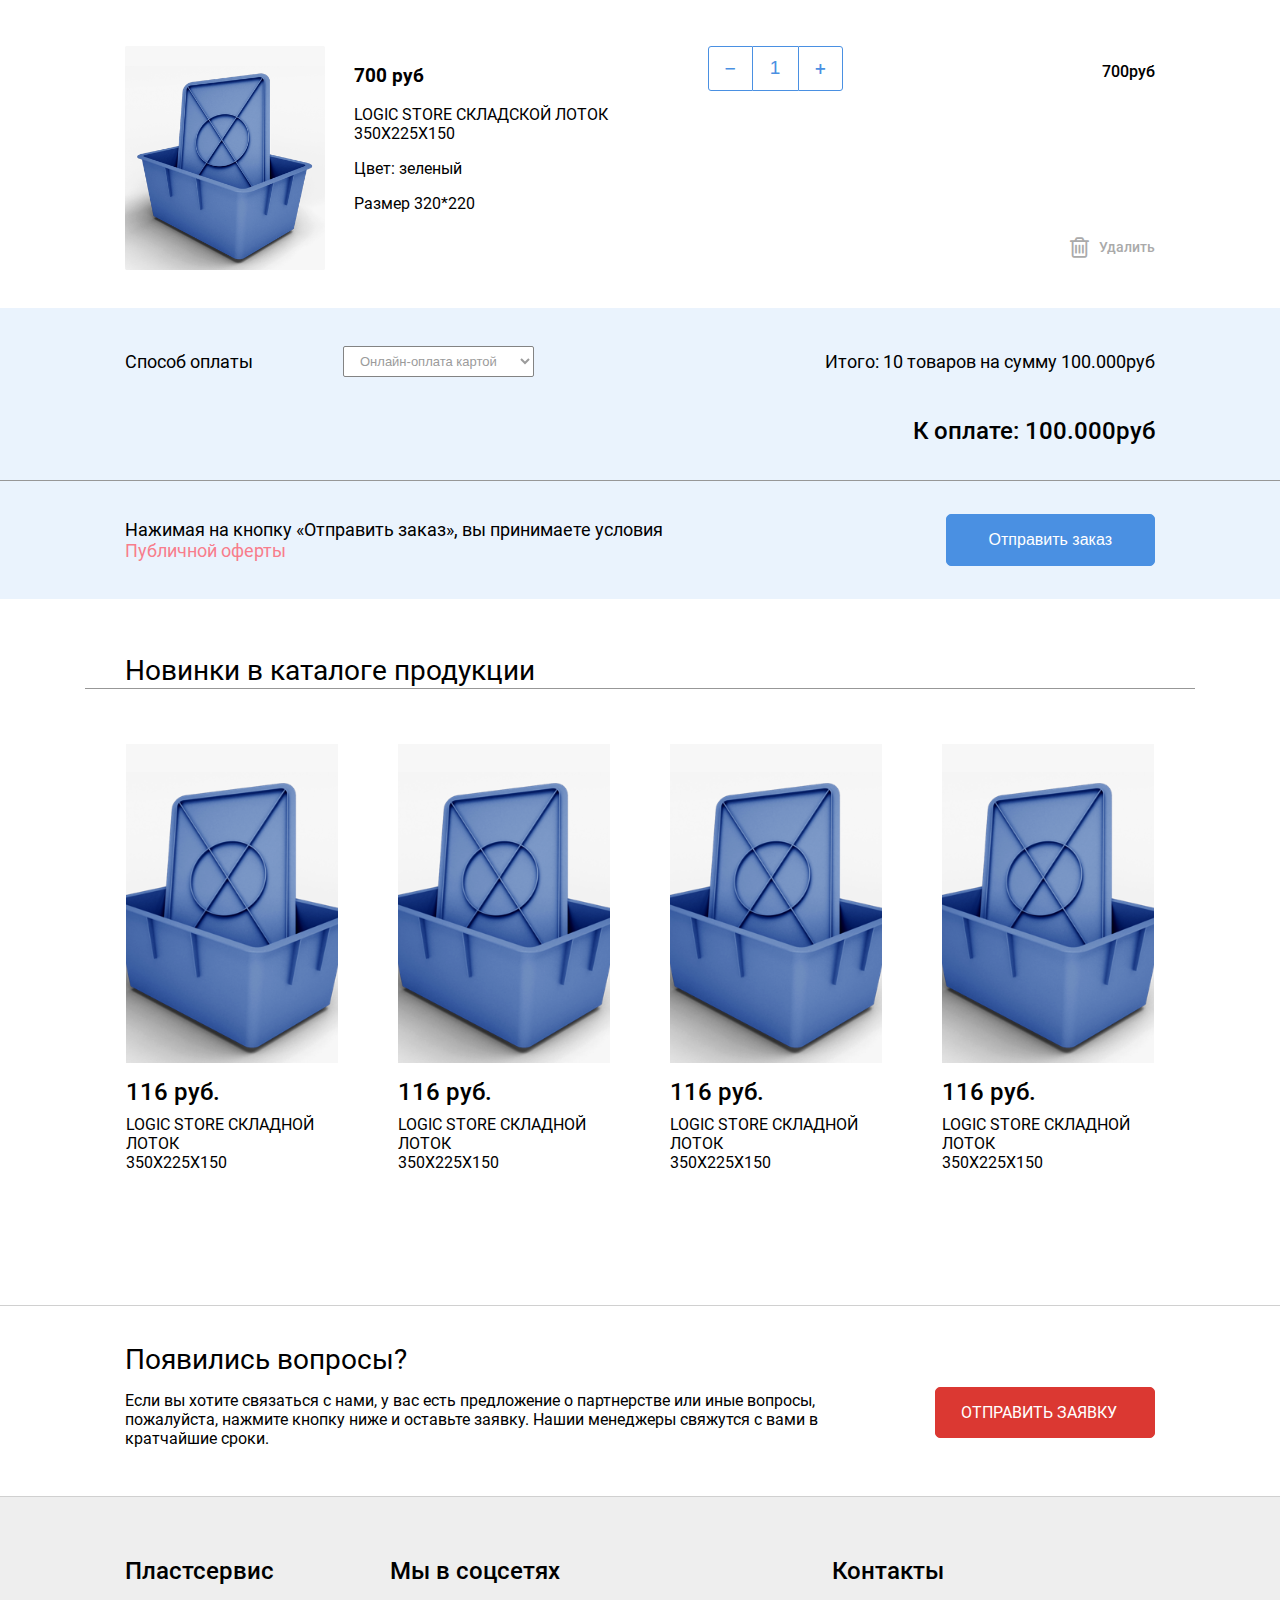
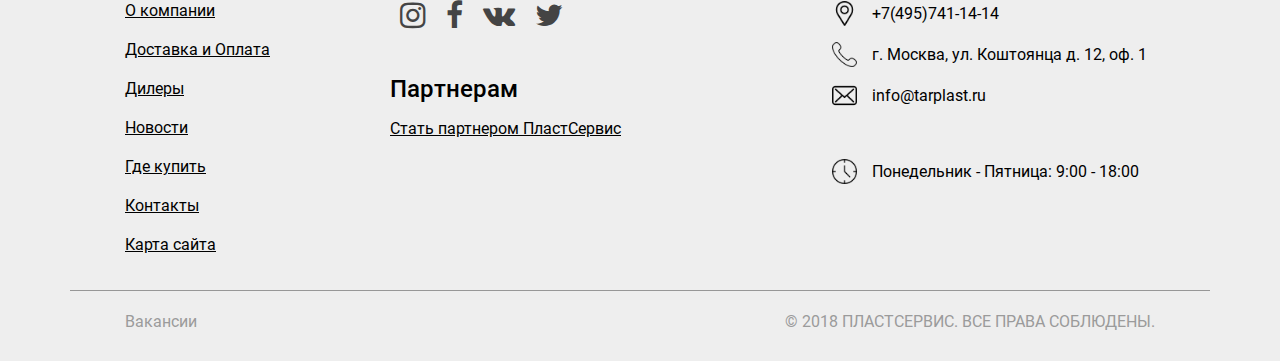
<file: order.html>
<!DOCTYPE html>
<!--[if lt IE 7]><html lang="ru" class="lt-ie9 lt-ie8 lt-ie7"><![endif]-->
<!--[if IE 7]><html lang="ru" class="lt-ie9 lt-ie8"><![endif]-->
<!--[if IE 8]><html lang="ru" class="lt-ie9"><![endif]-->
<!--[if gt IE 8]><!-->
<html lang="en">
<!--<![endif]-->
<head>
	<meta charset="utf-8" />

	<title>Оформление заказа</title>
	<meta content="" name="description" />
	<meta content="" property="og:image" />
	<meta content="" property="og:description" />
	<meta content="" property="og:site_name" />
	<meta content="website" property="og:type" />

	<meta content="telephone=no" name="format-detection" />

	<meta http-equiv="X-UA-Compatible" content="IE=edge" />
	<meta name="viewport" content="width=device-width, initial-scale=1.0" />

	<link rel="shortcut icon" href="favicon.png" />

	<link rel="stylesheet" href="libs/bootstrap/bootstrap-grid.min.css" />
	<link rel="stylesheet" href="libs/font-awesome-4.7.0/css/font-awesome.min.css" />
	<link rel="stylesheet" href="css/fonts.css" />
	<link rel="stylesheet" href="css/main.css" />
	<link rel="stylesheet" href="css/order.css" />
	<link rel="stylesheet" href="css/media-main.css" />
	<link rel="stylesheet" href="css/media-order.css" />
</head>
<body>
	
	<section class="header">
		<div class="sticky">
			<div class="mobile">
				<i class="fa fa-navicon" id="show-nav"></i>
				<div class="image">
					<img src="img/logo.png" alt="Logo">
				</div>
				<div class="tools">
					<a class="show-top-search-form">
						<img src="img/magnifying-glass.png" alt="Поиск">
					</a>
					<a href="#">
						<img src="img/shopping-basket-3.png" alt="Корзина">
					</a>

					<div class="search-form top-search-form">
						<form>
							<div class="input-wrapper">
								<input type="text" placeholder="Поиск">
								<img src="img/magnifying-glass.png" alt="поиск" class="search-button">
							</div>
						</form>
					</div>

				</div>

				<div class="slide-menu" id="slide-menu">
					<ul class="list">
						<li><a href="#">Главная</a></li>
						<hr>
						<li><a href="#">О компании</a></li>
						<li class="deploy-parent"><a>Каталог <i class="fa fa-angle-down"></i></a>
							<ul class="deploy-child">
								<li><a href="#">Еврокубы</a></li>
								<li><a href="#">Баки</a></li>
								<li><a href="#">Мусорные контейнеры</a></li>
								<li><a href="#">Канистры</a></li>
								<li><a href="#">Вазы</a></li>
								<li><a href="#">Пластиковые формы</a></li>
								<li><a href="#">Поддоны</a></li>
								<li><a href="#">Ящики</a></li>
								<li><a href="#">Паллеты</a></li>
								<li><a href="#">Horeca</a></li>
								<li><a href="#">Комплектующие</a></li>
								<li><a href="#">Ванны</a></li>
								<li><a href="#">Контейнер</a></li>
								<li><a href="#">Ведра</a></li>
								<li><a href="#">Лотки</a></li>
								<li><a href="#">Кубоконтейнер</a></li>
								<li><a href="#">Куботейнер</a></li>
							</ul>
						</li>
						<li><a href="#">Партнерам</a></li>
						<li><a href="#">Контакты</a></li>
						<li><a href="#">Доставка</a></li>
						<li><a href="#">Дилеры</a></li>
						<li><a href="#">Где купить</a></li>
					</ul>
				</div>
			</div>
			<div class="black-panel">
				<div class="container">
					<div class="row">
						<div class="location-info">
							<div class="lang">
								<a href="#">EN<a> | <a href="#">RU</a>
							</div>
							<div class="town">
								<span>Москва <i class="fa fa-angle-down"></i></span>
								<div class="choice">
									<ul>
										<li>Москва</li>
										<li>Москва</li>
										<li>Москва</li>
										<li>Москва</li>
										<li>Москва</li>
									</ul>
								</div>
							</div>
						</div>

						<div class="menu-wrapper">
							<ul class="menu">
								<li class="active">
									<a href="#">
										<img src="img/taxi-service 2-w.png" alt="Доставка">
										Доставка
									</a>
								</li>
								<li><a href="#">Дилеры</a></li>
								<li><a href="#">Где купить</a></li>
								<li><a href="#">Контакты</a></li>
							</ul>
						</div>
					</div>
				</div>
			</div> 

			<div class="dark search"></div>	

			<div class="menu-panel">
				<div class="container">
					<div class="row">
						<div class="logo-and-menu">
							<div class="logo-wrapper">
								<img src="img/logo.png" alt="ПластСервис">
							</div>

							<div class="menu-wrapper">
								<ul class="menu horizontal-menu">
									<li id="company">О Компании</li>
									<li id="catalogue">Каталог</li>
									<li id="partners">Партнерам</li>
								</ul>

							<!-- 
							ВЫПАДАЮЩИЕ МЕНЮ (submenu)
							ID кнопки соответствует классу блока (company, catalogue, partners)
						-->
						<div class="s-wrapper">
							<div class="container">
								<div class="submenu company">
									<ul class="horizontal-menu">
										<li><a href="#">О Нас</a></li>
										<li><a href="#">Новости</a></li>
										<li><a href="#">Наши партнеры</a></li>
									</ul>
								</div>
							</div>
						</div>

						<div class="s-wrapper">
							<div class="container">
								<div class="submenu catalogue">
									<div class="variety">
									<!-- 
										Последний товар в каждой группе имеет число-индекс, чтобы различать группы.
									-->
									<!-- 1 -->
									<div class="items-wrapper">
										<a class="item" href="#">
											<img src="img/icons/ICONS_16.png" alt="Куботейнер">
											Куботейнер
										</a>
										<a class="item" href="#">
											<img src="img/icons/ICONS_15.png" alt="Куботейнер">
											Еврокубы
										</a>
										<a class="item" href="#">
											<img src="img/icons/ICONS_13.png" alt="Куботейнер">
											Поддоны
										</a>
										<a class="item" href="#">
											<img src="img/icons/ICONS_2.png" alt="Куботейнер">
											Ящики
										</a>
										<a class="item" href="#">
											<img src="img/icons/ICONS_4.png" alt="Куботейнер">
											Баки
										</a>
										<a class="item" href="#">
											<img src="img/icons/ICONS_6.png" alt="Куботейнер">
											Horeca
										</a>
										<a class="item" href="#">
											<img src="img/icons/ICONS_3.png" alt="Куботейнер">
											Лотки
										</a>
										<a class="item" href="#">
											<img src="img/icons/ICONS_17.png" alt="Куботейнер">
											Мусорные контейнеры
										</a>
										<a class="item" href="#">
											<img src="img/icons/ICONS_11.png" alt="Куботейнер">
											Паллеты
										</a>
										<a class="item" href="#">
											<img src="img/icons/ICONS_7.png" alt="Куботейнер">
											Контейнер
										</a>
										<a class="item" href="#">
											<img src="img/icons/ICONS_12.png" alt="Куботейнер">
											Канистры
										</a>
										<a class="item" href="#">
											<img src="img/icons/ICONS_8.png" alt="Куботейнер">
											Комплектующие
										</a>
										<a class="item" href="#">
											<img src="img/icons/ICONS_9.png" alt="Куботейнер">
											Ведра
										</a>
										<a class="item" href="#">
											<img src="img/icons/ICONS_1.png" alt="Куботейнер">
											Для флористики
										</a>
										<a class="item" href="#">
											<img src="img/icons/ICONS_5.png" alt="Куботейнер">
											Ванны
										</a>
										<a class="item" href="#">
											<img src="img/icons/ICONS_18.png" alt="Куботейнер">
											Евроконтейнеры
										</a>
										<a class="item" href="#">
											<img src="img/icons/ICONS_10.png" alt="Куботейнер">
											Пластиковые формы
										</a>
										<a href="#" class="item full">Смотреть весь каталог 
											<i class="fa fa-angle-right"></i>
											<i class="fa fa-angle-right"></i>
										</a>
									</div>

								</div>
							</div>
						</div>
					</div>

					<div class="s-wrapper">
						<div class="container">
							<div class="submenu partners">
								<div class="image"><img src="img/partners.jpg" alt="Партерам"></div>
								<div class="info">
									<h3>Контрактное производство</h3>
									<h4>Изготовим изделие из полимерных материалов любой сложности</h4>
									<p>Рассмотрим совместные проекты по производству новых изделий с отечественными и зарубежными партнерами.</p>
									<a href="#" class="button">Узнать больше</a>
								</div>
							</div>
						</div>
					</div>
				</div>
			</div>

			<div class="tools-wrapper">
				<ul class="horizontal-menu">
					<li><a class="show-top-search-form"><img src="img/magnifying-glass.png" alt="Поиск"> Поиск</a>
						<div class="search-form top-search-form">
							<form>
								<div class="input-wrapper">
									<input type="text" placeholder="Поиск">
									<img src="img/magnifying-glass.png" alt="поиск" class="search-button">
								</div>
							</form>
						</div>
					</li>
					<li><a class="hint-trigger">
						<img src="img/telephone.png" alt="Телефон"> 
						+7 495 741 14 14 <i class="fa fa-angle-down"></i></a>
						<div class="hint">
							+7 495 741 14 14 <br>
							Email: info@tarlast.ru
						</div>
					</li>
					<li><a href="#">
						<img src="img/shopping-basket-3.png" alt="Корзина"> 
						Корзина
					</a></li>
				</ul>
			</div>
		</div>
	</div>
</div>
</div>

<div class="dark menu"></div>

<div class="variety-menu">
	<div class="container">
		<div class="row">
			<ul class="menu horizontal-menu">
				<li><a href="#">Ящики</a></li>
				<li><a href="#">Евроконтейнеры</a></li>
				<li><a href="#">Еврокубы</a></li>
				<li><a href="#" class="small">Канистры</a></li>
				<li><a href="#" class="tablets">Комплектующие</a></li>
				<li><a href="#" class="tablets">Куботейнер</a></li>
				<li><a href="#" class="tablets">Horeca</a></li>
				<li><a href="#" class="medium">Лотки</a></li>
				<li><a href="#" class="medium">Мусорные контейнеры</a></li>
				<li><a href="#" class="hint-trigger">Еще <i class="fa fa-angle-down"></i></a>
					<div class="hint">
						<ul class="menu">
							<li><a href="#" class="tablets">Комплектующие</a></li>
							<li><a href="#" class="tablets">Куботейнер</a></li>
							<li><a href="#" class="tablets">Horeca</a></li>
							<li><a href="#" class="tablets medium">Лотки</a></li>
							<li><a href="#" class="tablets medium">Мусорные контейнеры</a></li>
							<li><a href="#">Контейнеры</a></li>
							<li><a href="#">Вазы</a></li>
							<li><a href="#">Пластиковые формы</a></li>
							<li><a href="#">Поддоны</a></li>
							<li><a href="#">Паллеты</a></li>
							<li><a href="#">Комплектующие</a></li>
							<li><a href="#">Ванны</a></li>
							<li><a href="#">Ведра</a></li>
							<li><a href="#">Баки</a></li>
						</ul>
					</div>
				</li>
			</ul>
		</div>
	</div>
</div>
</section>

<div class="breadcrumbs">
	<div class="container">
		<div class="row paddings-lr">
			<a href="#">Главная</a> 
			<span class="slash"> / </span>
			<a href="#">Корзина</a>
		</div>
	</div>
</div>

<section class="order-block">
	<div class="container">
		<div class="row title paddings-lr">
			<hr class="mobile-only w100">
			<h2 class="section-name">Корзина</h2>
			<hr class="mobile-only w100">
			<p class="mobile-only back-panel">В корзине 2 товара</p>
		</div>
		<hr>
	</div>
	<form id="order-form">
		<div class="container">
			<div class="row order-form paddings-lr">
				<div class="order">
					<hr class="mobile-only w100 m0">
					<h2 class="w100 mobile-only title">Оформление товара</h2>
					<hr class="mobile-only w100 m0">
					<div class="form-top">
						<div class="fields-wrapper">

							<div class="item">
								<p class="title">Телефон</p>
								<div class="field">
									<input type="text" name="phone" placeholder="+7">
									<div class="tip">Введите номер Вашего мобильного телефона<br>
									Например +7(999) 000 00 00</div>
								</div>
							</div>

							<div class="item pc-only">
								<p class="title">Город доставки</p>
								<div class="field">
									<input type="text" name="phone" placeholder="г. Москва">
								</div>
							</div>

							<div class="item pc-only">
								<p class="title">Способ доставки</p>
								<div class="field">
									<div class="control-group">
										<label class="control control-radio">
											Самовывоз
											<input type="radio" name="delivery" checked="checked" value="self"/>
											<div class="control_indicator"></div>
										</label>
										<label class="control control-radio">
											Доставка курьером по городу
											<input type="radio" name="delivery" value="city"/>
											<div class="control_indicator"></div>
										</label>
										<label class="control control-radio">
											Доствка по России
											<input type="radio" name="delivery" value="country"/>
											<div class="control_indicator"></div>
										</label>
									</div>
								</div>
							</div>

							<div class="item">
								<p class="title">Имя</p>
								<div class="field">
									<input type="text" name="name" placeholder="Имя">
									<div class="tip">Это поле необходимо заполнить</div>
								</div>
							</div>

							<div class="item pc-only">
								<p class="title">Фамилия</p>
								<div class="field">
									<input type="text" name="surname">
								</div>
							</div>

							<div class="item">
								<p class="title">Электронная почта</p>
								<div class="field">
									<input type="text" name="email" placeholder="Электронная почта">
									<div class="checkbox">
										<input type="checkbox" name="subscribe" checked="checked"> 
										Подписаться на новости и скидки
									</div>
								</div>
							</div>

							<div class="item">
								<p class="title">Комментарий</p>
								<div class="field">
									<textarea name="comment" placeholder="Комментарий"></textarea>
								</div>
							</div>

						</div>
						<div class="info">
							<h3>Цена выгоднее</h3>
							<p>При заказе любого товара от 100.000 рублей, цена становится выгоднее.</p>
							<h3>Доставка по всей Росиии</h3>
							<p>У вас всегда есть возможность получить доставку транспортной компанией по всей России</p>
						</div>
					</div>

					<div class="products-list">
						<h2 class="section-name">Выбранные товары</h2>
						<hr class="pc-only">
						<div class="items-wrapper">
							<div class="item-p">
								<div class="half">
									<div class="image">
										<img src="img/product1.png" alt="">
									</div>
									<div class="info-text">
										<h3 clas="mobile-only">700 руб</h3>
										<p class="desc-p">LOGIC STORE СКЛАДСКОЙ ЛОТОК 350Х225Х150</p>
										<p class="pc-only">Цвет: зеленый</p>
										<p class="pc-only">Размер 320*220</p>
									</div>
								</div>
								<hr class="mobile-only">

								<div class="counter">
									<div class="part minus">–</div>
									<input type="text" class="part number" value="1">
									<div class="part plus">+</div>
								</div>

								<div class="price-n-remove">
									<p class="pc-only">700руб</p>
									<p class="remove"><i class="fa fa-trash-o"></i>Удалить</p>
								</div>
							</div>

							<div class="item-p">
								<div class="half">
									<div class="image">
										<img src="img/product1.png" alt="">
									</div>
									<div class="info-text">
										<h3 clas="mobile-only">700 руб</h3>
										<p class="desc-p">LOGIC STORE СКЛАДСКОЙ ЛОТОК 350Х225Х150</p>
										<p class="pc-only">Цвет: зеленый</p>
										<p class="pc-only">Размер 320*220</p>
									</div>
								</div>
								<hr class="mobile-only">

								<div class="counter">
									<div class="part minus">–</div>
									<input type="text" class="part number" value="1">
									<div class="part plus">+</div>
								</div>

								<div class="price-n-remove">
									<p class="pc-only">700руб</p>
									<p class="remove"><i class="fa fa-trash-o"></i>Удалить</p>
								</div>
							</div>
						</div>
					</div>
				</div>
			</div>
		</div>
		<div class="pay">
			<div class="container">
				<div class="row paddings-lr sum">
					<div class="half left">
						<p>Способ оплаты</p>
						<select name="payingMethod">
							<option selected value="online-card">Онлайн-оплата картой</option>
							<option value="other">Другое</option>
						</select>
					</div>
					<div class="half right">
						<p>Итого: 10 товаров на сумму 100.000руб</p>
						<h3>К оплате: 100.000руб</h3>
					</div>
				</div>
			</div>
			<hr>
			<div class="container">
				<div class="row send paddings-lr">
					<p>Нажимая на кнопку «Отправить заказ», вы принимаете условия <br>
						<a href="#">Публичной оферты</a></p>
						<input type="button" class="button" value="Отправить заказ">
					</div>
				</div>
			</div>
		</form>
	</section>


	<section class="recent-catalogue">
		<div class="container">
			<div class="row title paddings-lr">
				<h2>Новинки в каталоге продукции</h2>
			</div>
			<hr>
			<div class="row catalogue paddings-lr-30">
				<div class="item">
					<a href="#"><div class="image" style="background-image: url(img/product1.png)">
					</div></a> <!-- SAME LINKS -->
					<a href="#"><h4>116 руб.</h4></a> <!-- SAME LINKS -->
					<a href="#"><p>Logic store Складной лоток <br> 350x225x150</p></a> <!-- SAME LINKS -->
					<div class="button-wrapper">
						<a href="#" class="button">Подробнее</a> <!-- SAME LINKS -->
					</div>
				</div>

				<div class="item">
					<a href="#"><div class="image" style="background-image: url(img/product1.png)">
					</div></a> <!-- SAME LINKS -->
					<a href="#"><h4>116 руб.</h4></a> <!-- SAME LINKS -->
					<a href="#"><p>Logic store Складной лоток <br> 350x225x150</p></a> <!-- SAME LINKS -->
					<div class="button-wrapper">
						<a href="#" class="button">Подробнее</a> <!-- SAME LINKS -->
					</div>
				</div>

				<div class="item">
					<a href="#"><div class="image" style="background-image: url(img/product1.png)">
					</div></a> <!-- SAME LINKS -->
					<a href="#"><h4>116 руб.</h4></a> <!-- SAME LINKS -->
					<a href="#"><p>Logic store Складной лоток <br> 350x225x150</p></a> <!-- SAME LINKS -->
					<div class="button-wrapper">
						<a href="#" class="button">Подробнее</a> <!-- SAME LINKS -->
					</div>
				</div>

				<div class="item">
					<a href="#"><div class="image" style="background-image: url(img/product1.png)">
					</div></a> <!-- SAME LINKS -->
					<a href="#"><h4>116 руб.</h4></a> <!-- SAME LINKS -->
					<a href="#"><p>Logic store Складной лоток <br> 350x225x150</p></a> <!-- SAME LINKS -->
					<div class="button-wrapper">
						<a href="#" class="button">Подробнее</a> <!-- SAME LINKS -->
					</div>
				</div>
			</div>
		</div>
	</section>

	<section class="know-more questions">
		<div class="container">
			<div class="row title paddings-lr-40">
				<h3>Появились вопросы?</h3>
			</div>
			<div class="row paddings-lr-40">
				<p>Если вы хотите связаться с нами, у вас есть предложение о партнерстве или иные вопросы, пожалуйста, нажмите кнопку ниже и оставьте заявку. Нашии менеджеры свяжутся с вами в кратчайшие сроки.</p>
				<a href="#" class="button b-red">Отправить заявку</a>
			</div>
		</div>
	</section>

	<section class="footer">
		<div class="container">
			<div class="row paddings-lr-40">
				<div class="col-md-3 item one pc-only">
					<h3>Пластсервис</h3>
					<ul>
						<li><a href="#">О компании</a></li>
						<li><a href="#">Доставка и Оплата</a></li>
						<li><a href="#">Дилеры</a></li>
						<li><a href="#">Новости</a></li>
						<li><a href="#">Где купить</a></li>
						<li><a href="#">Контакты</a></li>
						<li><a href="#">Карта сайта</a></li>
					</ul>
				</div>
				<div class="col-md-5 item two">
					<h3>Мы в соцсетях</h3>
					<div class="socials">
						<div class="item">
							<a href="#"><i class="fa fa-instagram"></i></a>
						</div>
						<div class="item">
							<a href="#"><i class="fa fa-facebook"></i></a>
						</div>
						<div class="item">
							<a href="#"><i class="fa fa-vk"></i></a>
						</div>
						<div class="item">
							<a href="#"><i class="fa fa-twitter"></i></a>
						</div>
					</div>
					<hr class="wider mobile-only">
					<h3>Партнерам</h3>
					<p><a href="#">Стать партнером ПластСервис</a></p>
					<br>
					<!-- <p>Вы также можете перейти на <a href="#">мобильную версию сайта</a>.</p> -->
				</div>
				<div class="col-md-4 item three pc-only">
					<h3>Контакты</h3>
					<p><img src="img/placeholder.png" alt="Адрес"> +7(495)741-14-14</p>
					<p><img src="img/phone-call.png" alt="Адрес"> г. Москва, ул. Коштоянца д. 12, оф. 1</p>
					<p><img src="img/envelope.png" alt="Адрес"> info@tarplast.ru</p>
					<br>
					<p><img src="img/clock.png" alt="Адрес"> Понедельник - Пятница: 9:00 - 18:00</p>
				</div>
			</div>
			<div class="row low paddings-lr pc-only">
				<p><a href="#">Вакансии</a></p>
				<p>© 2018 ПЛАСТСЕРВИС. ВСЕ ПРАВА СОБЛЮДЕНЫ.</p>
			</div>
		</div>
	</section>

	<!-- end mandatory -->
	<!--[if lt IE 9]>
	<script src="libs/html5shiv/es5-shim.min.js"></script>
	<script src="libs/html5shiv/html5shiv.min.js"></script>
	<script src="libs/html5shiv/html5shiv-printshiv.min.js"></script>
	<script src="libs/respond/respond.min.js"></script>
<![endif]-->
<script src="libs/jquery/jquery.min.js"></script>
<script src="libs/owl-carousel/owl.carousel.min.js"></script>
<script src="libs/owl.carousel2.thumbs.min.js"></script>
<script src="libs/jquery.sticky.js"></script>
<script src="js/common.js"></script>
<script src="js/order.js"></script>
<!-- Yandex.Metrika counter --><!-- /Yandex.Metrika counter -->
<!-- Google Analytics counter --><!-- /Google Analytics counter -->
</body>
</html>
</file>
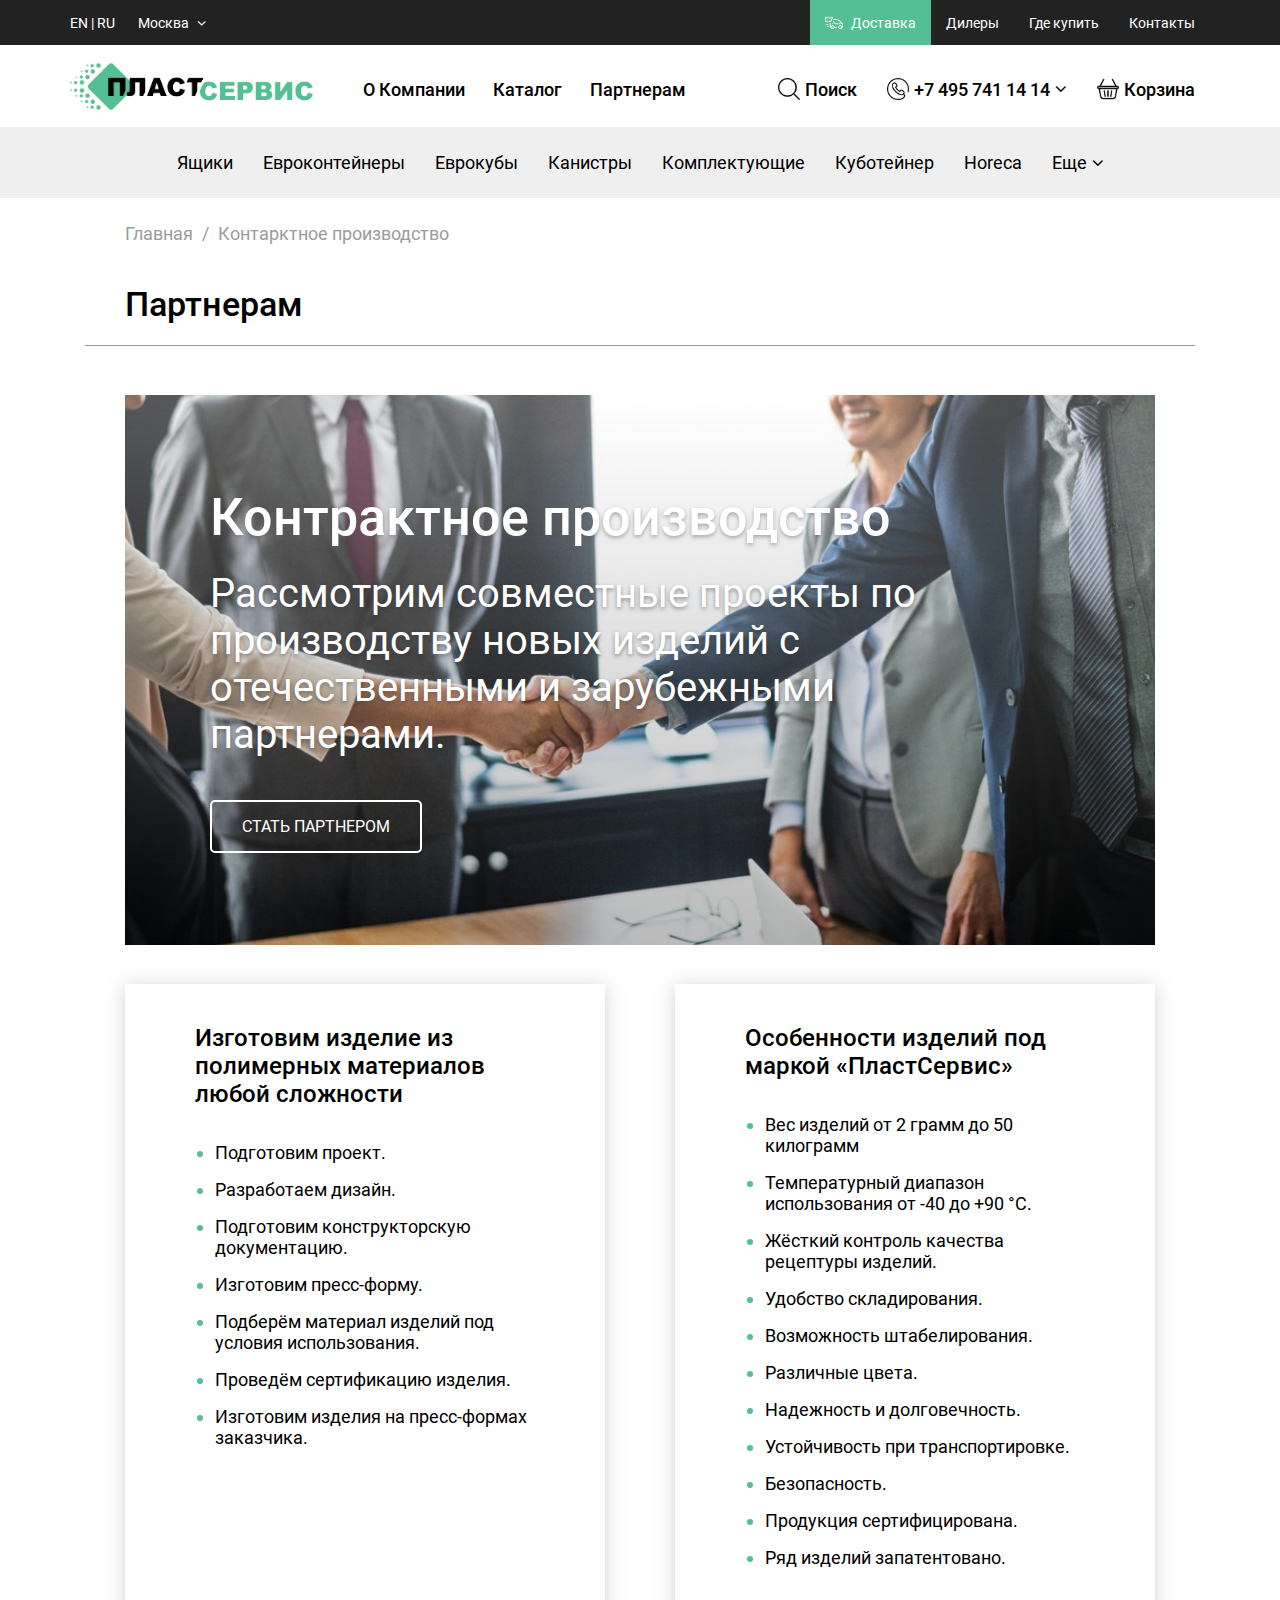
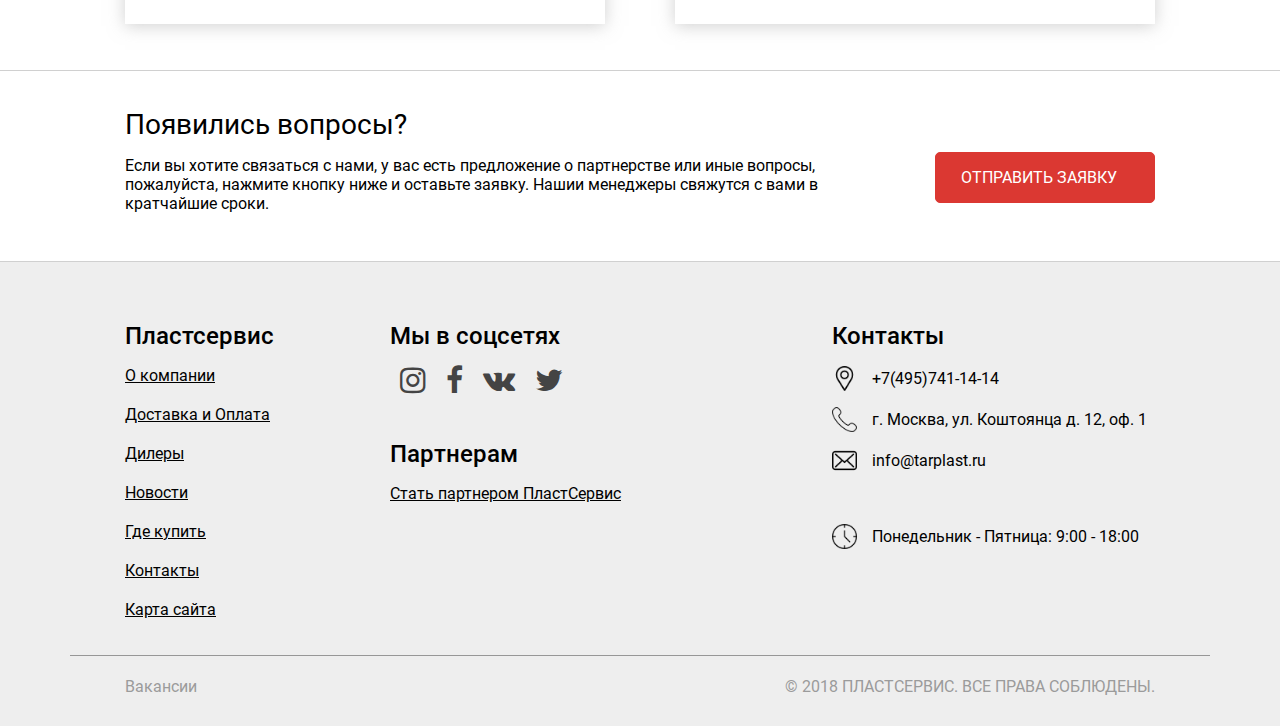
<file: partners.html>
<!DOCTYPE html>
<!--[if lt IE 7]><html lang="ru" class="lt-ie9 lt-ie8 lt-ie7"><![endif]-->
<!--[if IE 7]><html lang="ru" class="lt-ie9 lt-ie8"><![endif]-->
<!--[if IE 8]><html lang="ru" class="lt-ie9"><![endif]-->
<!--[if gt IE 8]><!-->
<html lang="en">
<!--<![endif]-->
<head>
	<meta charset="utf-8" />

	<title>Партнерам</title>
	<meta content="" name="description" />
	<meta content="" property="og:image" />
	<meta content="" property="og:description" />
	<meta content="" property="og:site_name" />
	<meta content="website" property="og:type" />

	<meta content="telephone=no" name="format-detection" />

	<meta http-equiv="X-UA-Compatible" content="IE=edge" />
	<meta name="viewport" content="width=device-width, initial-scale=1.0" />

	<link rel="shortcut icon" href="favicon.png" />

	<link rel="stylesheet" href="libs/bootstrap/bootstrap-grid.min.css" />
	<link rel="stylesheet" href="libs/font-awesome-4.7.0/css/font-awesome.min.css" />
	<link rel="stylesheet" href="css/fonts.css" />
	<link rel="stylesheet" href="css/main.css" />
	<link rel="stylesheet" href="css/partners.css" />
	<link rel="stylesheet" href="css/media-main.css" />
	<link rel="stylesheet" href="css/media-partners.css" />
</head>
<body>
	
	<section class="header">
		<div class="sticky">
			<div class="mobile">
				<i class="fa fa-navicon" id="show-nav"></i>
				<div class="image">
					<img src="img/logo.png" alt="Logo">
				</div>
				<div class="tools">
					<a class="show-top-search-form">
						<img src="img/magnifying-glass.png" alt="Поиск">
					</a>
					<a href="#">
						<img src="img/shopping-basket-3.png" alt="Корзина">
					</a>

					<div class="search-form top-search-form">
						<form>
							<div class="input-wrapper">
								<input type="text" placeholder="Поиск">
								<img src="img/magnifying-glass.png" alt="поиск" class="search-button">
							</div>
						</form>
					</div>

				</div>

				<div class="slide-menu" id="slide-menu">
					<ul class="list">
						<li><a href="#">Главная</a></li>
						<hr>
						<li><a href="#">О компании</a></li>
						<li class="deploy-parent"><a>Каталог <i class="fa fa-angle-down"></i></a>
							<ul class="deploy-child">
								<li><a href="#">Еврокубы</a></li>
								<li><a href="#">Баки</a></li>
								<li><a href="#">Мусорные контейнеры</a></li>
								<li><a href="#">Канистры</a></li>
								<li><a href="#">Вазы</a></li>
								<li><a href="#">Пластиковые формы</a></li>
								<li><a href="#">Поддоны</a></li>
								<li><a href="#">Ящики</a></li>
								<li><a href="#">Паллеты</a></li>
								<li><a href="#">Horeca</a></li>
								<li><a href="#">Комплектующие</a></li>
								<li><a href="#">Ванны</a></li>
								<li><a href="#">Контейнер</a></li>
								<li><a href="#">Ведра</a></li>
								<li><a href="#">Лотки</a></li>
								<li><a href="#">Кубоконтейнер</a></li>
								<li><a href="#">Куботейнер</a></li>
							</ul>
						</li>
						<li><a href="#">Партнерам</a></li>
						<li><a href="#">Контакты</a></li>
						<li><a href="#">Доставка</a></li>
						<li><a href="#">Дилеры</a></li>
						<li><a href="#">Где купить</a></li>
					</ul>
				</div>
			</div>
			<div class="black-panel">
				<div class="container">
					<div class="row">
						<div class="location-info">
							<div class="lang">
								<a href="#">EN<a> | <a href="#">RU</a>
							</div>
							<div class="town">
								<span>Москва <i class="fa fa-angle-down"></i></span>
								<div class="choice">
									<ul>
										<li>Москва</li>
										<li>Москва</li>
										<li>Москва</li>
										<li>Москва</li>
										<li>Москва</li>
									</ul>
								</div>
							</div>
						</div>

						<div class="menu-wrapper">
							<ul class="menu">
								<li class="active">
									<a href="#">
										<img src="img/taxi-service 2-w.png" alt="Доставка">
										Доставка
									</a>
								</li>
								<li><a href="#">Дилеры</a></li>
								<li><a href="#">Где купить</a></li>
								<li><a href="#">Контакты</a></li>
							</ul>
						</div>
					</div>
				</div>
			</div> 

			<div class="dark search"></div>	

			<div class="menu-panel">
				<div class="container">
					<div class="row">
						<div class="logo-and-menu">
							<div class="logo-wrapper">
								<img src="img/logo.png" alt="ПластСервис">
							</div>

							<div class="menu-wrapper">
								<ul class="menu horizontal-menu">
									<li id="company">О Компании</li>
									<li id="catalogue">Каталог</li>
									<li id="partners">Партнерам</li>
								</ul>

							<!-- 
							ВЫПАДАЮЩИЕ МЕНЮ (submenu)
							ID кнопки соответствует классу блока (company, catalogue, partners)
						-->
						<div class="s-wrapper">
							<div class="container">
								<div class="submenu company">
									<ul class="horizontal-menu">
										<li><a href="#">О Нас</a></li>
										<li><a href="#">Новости</a></li>
										<li><a href="#">Наши партнеры</a></li>
									</ul>
								</div>
							</div>
						</div>

						<div class="s-wrapper">
							<div class="container">
								<div class="submenu catalogue">
									<div class="variety">
									<!-- 
										Последний товар в каждой группе имеет число-индекс, чтобы различать группы.
									-->
									<!-- 1 -->
									<div class="items-wrapper">
										<a class="item" href="#">
											<img src="img/icons/ICONS_16.png" alt="Куботейнер">
											Куботейнер
										</a>
										<a class="item" href="#">
											<img src="img/icons/ICONS_15.png" alt="Куботейнер">
											Еврокубы
										</a>
										<a class="item" href="#">
											<img src="img/icons/ICONS_13.png" alt="Куботейнер">
											Поддоны
										</a>
										<a class="item" href="#">
											<img src="img/icons/ICONS_2.png" alt="Куботейнер">
											Ящики
										</a>
										<a class="item" href="#">
											<img src="img/icons/ICONS_4.png" alt="Куботейнер">
											Баки
										</a>
										<a class="item" href="#">
											<img src="img/icons/ICONS_6.png" alt="Куботейнер">
											Horeca
										</a>
										<a class="item" href="#">
											<img src="img/icons/ICONS_3.png" alt="Куботейнер">
											Лотки
										</a>
										<a class="item" href="#">
											<img src="img/icons/ICONS_17.png" alt="Куботейнер">
											Мусорные контейнеры
										</a>
										<a class="item" href="#">
											<img src="img/icons/ICONS_11.png" alt="Куботейнер">
											Паллеты
										</a>
										<a class="item" href="#">
											<img src="img/icons/ICONS_7.png" alt="Куботейнер">
											Контейнер
										</a>
										<a class="item" href="#">
											<img src="img/icons/ICONS_12.png" alt="Куботейнер">
											Канистры
										</a>
										<a class="item" href="#">
											<img src="img/icons/ICONS_8.png" alt="Куботейнер">
											Комплектующие
										</a>
										<a class="item" href="#">
											<img src="img/icons/ICONS_9.png" alt="Куботейнер">
											Ведра
										</a>
										<a class="item" href="#">
											<img src="img/icons/ICONS_1.png" alt="Куботейнер">
											Для флористики
										</a>
										<a class="item" href="#">
											<img src="img/icons/ICONS_5.png" alt="Куботейнер">
											Ванны
										</a>
										<a class="item" href="#">
											<img src="img/icons/ICONS_18.png" alt="Куботейнер">
											Евроконтейнеры
										</a>
										<a class="item" href="#">
											<img src="img/icons/ICONS_10.png" alt="Куботейнер">
											Пластиковые формы
										</a>
										<a href="#" class="item full">Смотреть весь каталог 
											<i class="fa fa-angle-right"></i>
											<i class="fa fa-angle-right"></i>
										</a>
									</div>

								</div>
							</div>
						</div>
					</div>

					<div class="s-wrapper">
						<div class="container">
							<div class="submenu partners">
								<div class="image"><img src="img/partners.jpg" alt="Партерам"></div>
								<div class="info">
									<h3>Контрактное производство</h3>
									<h4>Изготовим изделие из полимерных материалов любой сложности</h4>
									<p>Рассмотрим совместные проекты по производству новых изделий с отечественными и зарубежными партнерами.</p>
									<a href="#" class="button">Узнать больше</a>
								</div>
							</div>
						</div>
					</div>
				</div>
			</div>

			<div class="tools-wrapper">
				<ul class="horizontal-menu">
					<li><a class="show-top-search-form"><img src="img/magnifying-glass.png" alt="Поиск"> Поиск</a>
						<div class="search-form top-search-form">
							<form>
								<div class="input-wrapper">
									<input type="text" placeholder="Поиск">
									<img src="img/magnifying-glass.png" alt="поиск" class="search-button">
								</div>
							</form>
						</div>
					</li>
					<li><a class="hint-trigger">
						<img src="img/telephone.png" alt="Телефон"> 
						+7 495 741 14 14 <i class="fa fa-angle-down"></i></a>
						<div class="hint">
							+7 495 741 14 14 <br>
							Email: info@tarlast.ru
						</div>
					</li>
					<li><a href="#">
						<img src="img/shopping-basket-3.png" alt="Корзина"> 
						Корзина
					</a></li>
				</ul>
			</div>
		</div>
	</div>
</div>
</div>
	
<div class="dark menu"></div>

<div class="variety-menu">
	<div class="container">
		<div class="row">
			<ul class="menu horizontal-menu">
				<li><a href="#">Ящики</a></li>
				<li><a href="#">Евроконтейнеры</a></li>
				<li><a href="#">Еврокубы</a></li>
				<li><a href="#" class="small">Канистры</a></li>
				<li><a href="#" class="tablets">Комплектующие</a></li>
				<li><a href="#" class="tablets">Куботейнер</a></li>
				<li><a href="#" class="tablets">Horeca</a></li>
				<li><a href="#" class="medium">Лотки</a></li>
				<li><a href="#" class="medium">Мусорные контейнеры</a></li>
				<li><a href="#" class="hint-trigger">Еще <i class="fa fa-angle-down"></i></a>
					<div class="hint">
						<ul class="menu">
							<li><a href="#" class="tablets">Комплектующие</a></li>
							<li><a href="#" class="tablets">Куботейнер</a></li>
							<li><a href="#" class="tablets">Horeca</a></li>
							<li><a href="#" class="tablets medium">Лотки</a></li>
							<li><a href="#" class="tablets medium">Мусорные контейнеры</a></li>
							<li><a href="#">Контейнеры</a></li>
							<li><a href="#">Вазы</a></li>
							<li><a href="#">Пластиковые формы</a></li>
							<li><a href="#">Поддоны</a></li>
							<li><a href="#">Паллеты</a></li>
							<li><a href="#">Комплектующие</a></li>
							<li><a href="#">Ванны</a></li>
							<li><a href="#">Ведра</a></li>
							<li><a href="#">Баки</a></li>
						</ul>
					</div>
				</li>
			</ul>
		</div>
	</div>
</div>
</section>

<div class="breadcrumbs">
	<div class="container">
		<div class="row paddings-lr">
			<a href="#">Главная</a> 
			<span class="slash">/</span>
			<a href="#">Контарктное производство</a>
		</div>
	</div>
</div>

<section class="partners-page">
	<div class="container">
		<hr class="mobile-only">
		<div class="row title paddings-lr">
			<h2>Партнерам</h2>
		</div>
		<hr>
		<div class="row banner-wrapper paddings-lr">
			<div class="banner">
				<h2>Контрактное производство</h2>
				<p>Рассмотрим совместные проекты по производству новых изделий с отечественными и зарубежными партнерами.</p>
				<a href="#" class="button">Стать партнером</a>
			</div>
		</div>
		<div class="row about paddings-lr">
			<div class="item">
				<h3>Изготовим изделие из полимерных материалов любой сложности</h3>
				<ul class="list">
					<li><span>Подготовим проект.</span></li>
					<li><span>Разработаем дизайн.</span></li>
					<li><span>Подготовим конструкторскую документацию.</span></li>
					<li><span>Изготовим пресс-форму.</span></li>
					<li><span>Подберём материал изделий под условия использования.</span></li>
					<li><span>Проведём сертификацию изделия.</span></li>
					<li><span>Изготовим изделия на пресс-формах заказчика.</span></li>
				</ul>
			</div>
			<div class="item">
				<h3>Особенности изделий под маркой «ПластСервис»</h3>
				<ul class="list">
					<li><span>Вес изделий от 2 грамм до 50 килограмм</span></li>
					<li><span>Температурный диапазон использования от -40 до +90 °С.</span></li>
					<li><span>Жёсткий контроль качества рецептуры изделий.</span></li>
					<li><span>Удобство складирования.</span></li>
					<li><span>Возможность штабелирования.</span></li>
					<li><span>Различные цвета.</span></li>
					<li><span>Надежность и долговечность.</span></li>
					<li><span>Устойчивость при транспортировке.</span></li>
					<li><span>Безопасность.</span></li>
					<li><span>Продукция сертифицирована.</span></li>
					<li><span>Ряд изделий запатентовано.</span></li>
				</ul>
			</div>
		</div>
	</div>
</section>

<section class="know-more questions">
	<div class="container">
		<div class="row title paddings-lr-40">
			<h3>Появились вопросы?</h3>
		</div>
		<div class="row paddings-lr-40">
			<p>Если вы хотите связаться с нами, у вас есть предложение о партнерстве или иные вопросы, пожалуйста, нажмите кнопку ниже и оставьте заявку. Нашии менеджеры свяжутся с вами в кратчайшие сроки.</p>
			<a href="#" class="button b-red">Отправить заявку</a>
		</div>
	</div>
</section>

<section class="footer">
	<div class="container">
		<div class="row paddings-lr-40">
			<div class="col-md-3 item one pc-only">
				<h3>Пластсервис</h3>
				<ul>
					<li><a href="#">О компании</a></li>
					<li><a href="#">Доставка и Оплата</a></li>
					<li><a href="#">Дилеры</a></li>
					<li><a href="#">Новости</a></li>
					<li><a href="#">Где купить</a></li>
					<li><a href="#">Контакты</a></li>
					<li><a href="#">Карта сайта</a></li>
				</ul>
			</div>
			<div class="col-md-5 item two">
				<h3>Мы в соцсетях</h3>
				<div class="socials">
					<div class="item">
						<a href="#"><i class="fa fa-instagram"></i></a>
					</div>
					<div class="item">
						<a href="#"><i class="fa fa-facebook"></i></a>
					</div>
					<div class="item">
						<a href="#"><i class="fa fa-vk"></i></a>
					</div>
					<div class="item">
						<a href="#"><i class="fa fa-twitter"></i></a>
					</div>
				</div>
				<hr class="wider mobile-only">
				<h3>Партнерам</h3>
				<p><a href="#">Стать партнером ПластСервис</a></p>
				<br>
				<!-- <p>Вы также можете перейти на <a href="#">мобильную версию сайта</a>.</p> -->
			</div>
			<div class="col-md-4 item three pc-only">
				<h3>Контакты</h3>
				<p><img src="img/placeholder.png" alt="Адрес"> +7(495)741-14-14</p>
				<p><img src="img/phone-call.png" alt="Адрес"> г. Москва, ул. Коштоянца д. 12, оф. 1</p>
				<p><img src="img/envelope.png" alt="Адрес"> info@tarplast.ru</p>
				<br>
				<p><img src="img/clock.png" alt="Адрес"> Понедельник - Пятница: 9:00 - 18:00</p>
			</div>
		</div>
		<div class="row low paddings-lr pc-only">
			<p><a href="#">Вакансии</a></p>
			<p>© 2018 ПЛАСТСЕРВИС. ВСЕ ПРАВА СОБЛЮДЕНЫ.</p>
		</div>
	</div>
</section>

<!-- end mandatory -->
	<!--[if lt IE 9]>
	<script src="libs/html5shiv/es5-shim.min.js"></script>
	<script src="libs/html5shiv/html5shiv.min.js"></script>
	<script src="libs/html5shiv/html5shiv-printshiv.min.js"></script>
	<script src="libs/respond/respond.min.js"></script>
<![endif]-->
<script src="libs/jquery/jquery.min.js"></script>
<script src="libs/jquery.sticky.js"></script>
<script src="js/common.js"></script>
<!-- Yandex.Metrika counter --><!-- /Yandex.Metrika counter -->
<!-- Google Analytics counter --><!-- /Google Analytics counter -->
</body>
</html>
</file>
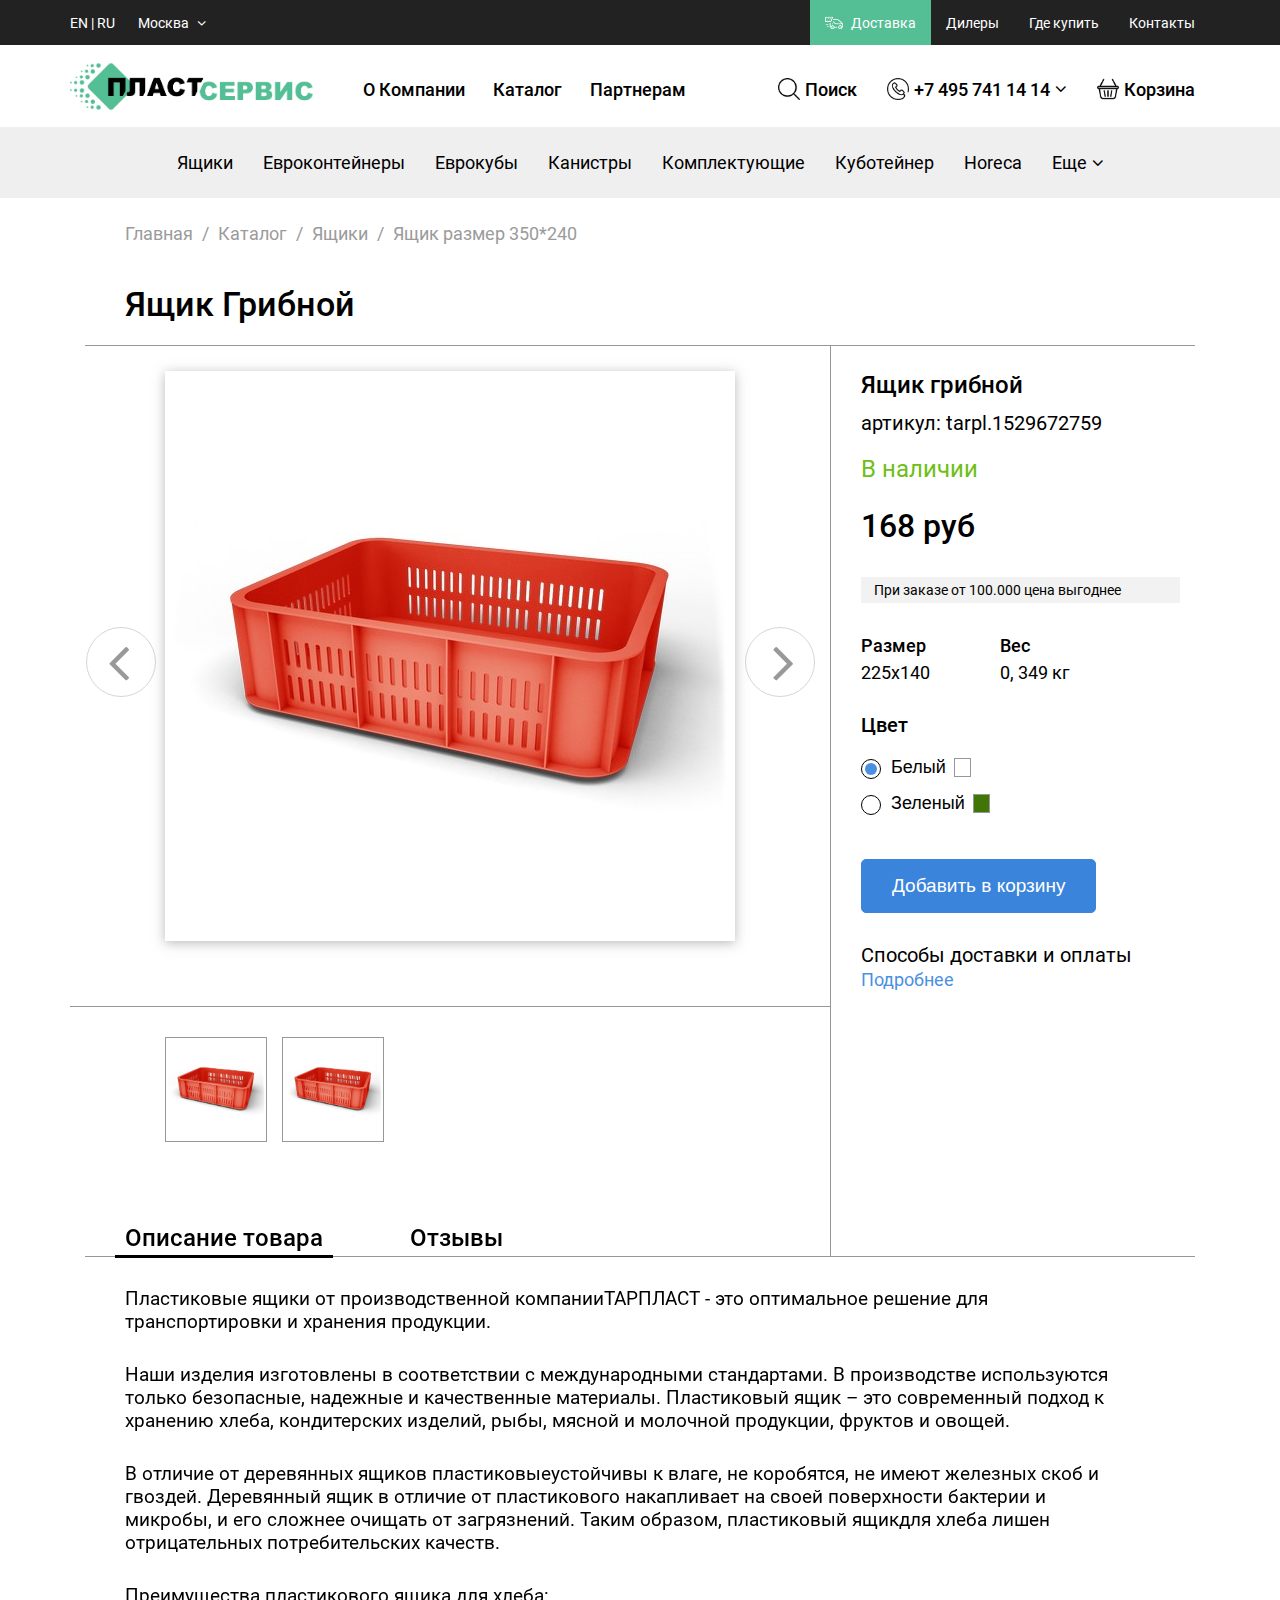
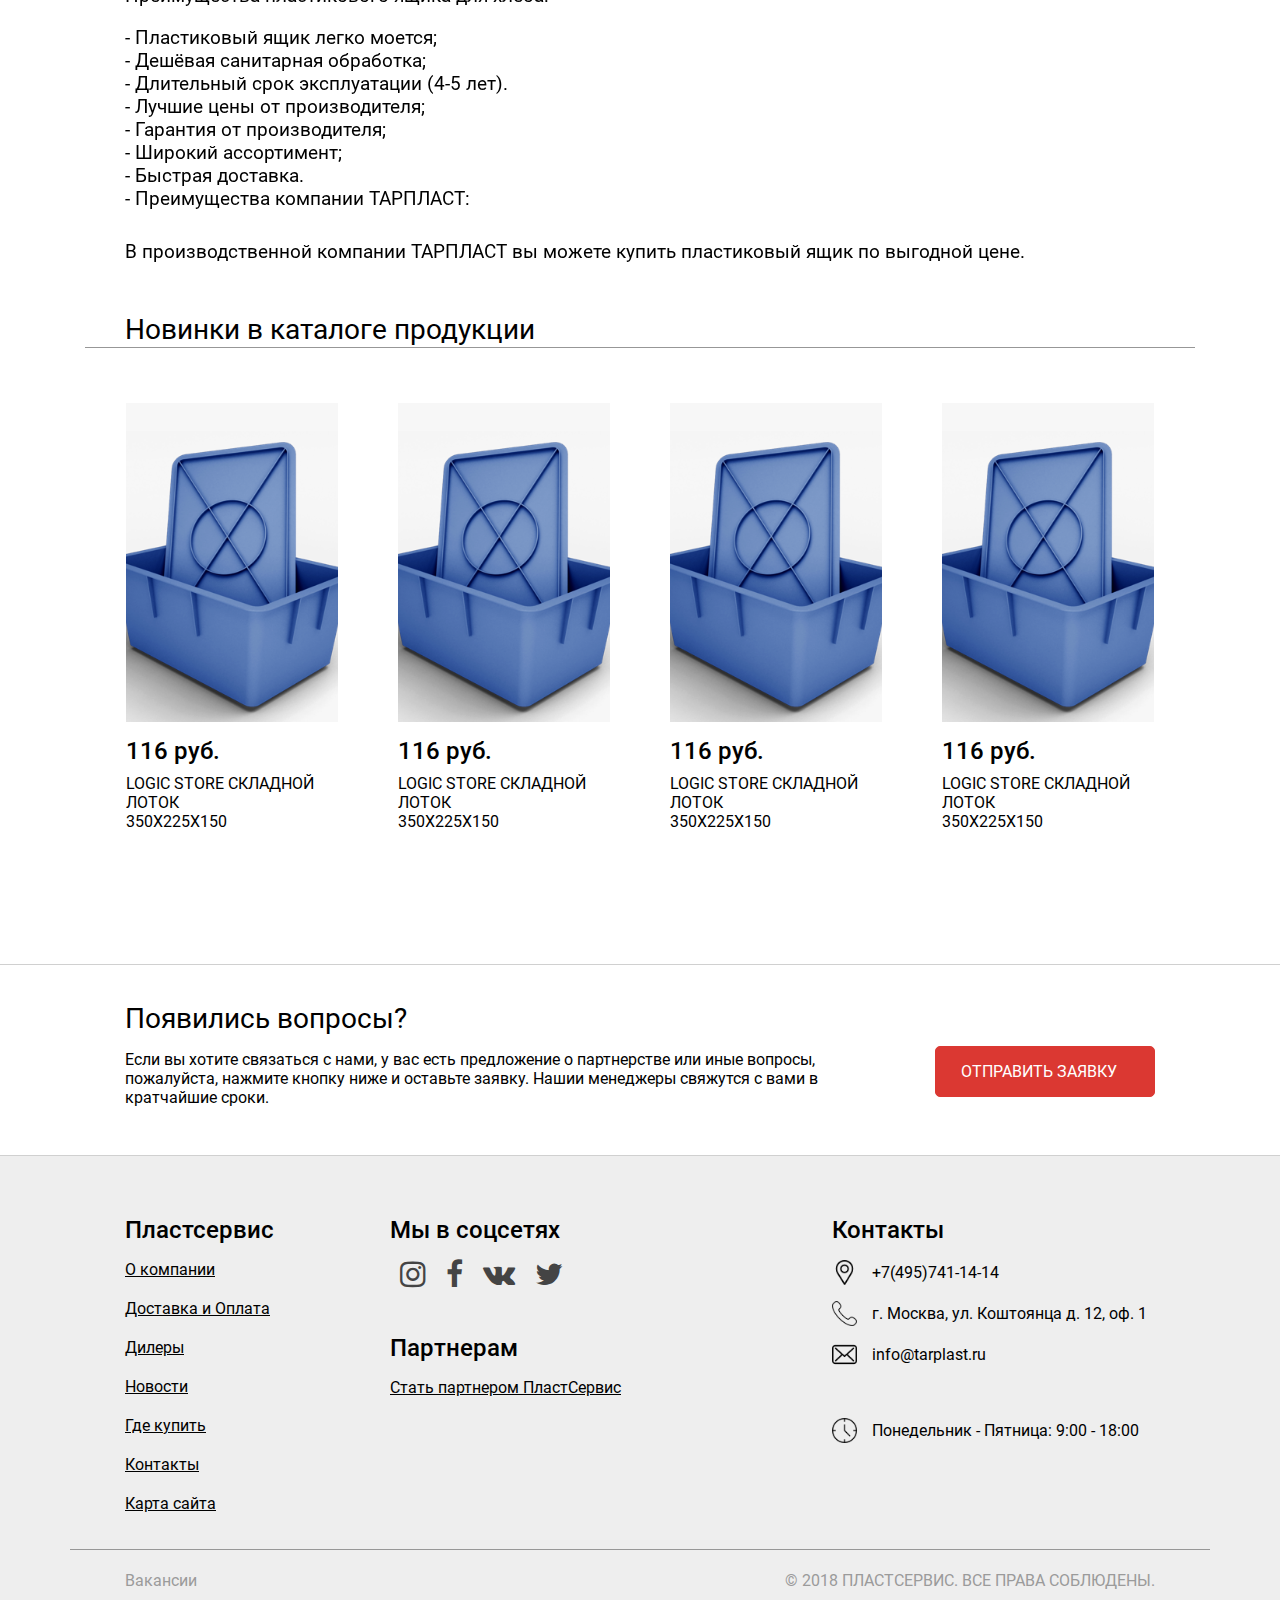
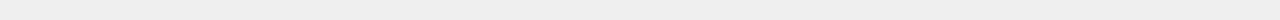
<file: product.html>
<!DOCTYPE html>
<!--[if lt IE 7]><html lang="ru" class="lt-ie9 lt-ie8 lt-ie7"><![endif]-->
<!--[if IE 7]><html lang="ru" class="lt-ie9 lt-ie8"><![endif]-->
<!--[if IE 8]><html lang="ru" class="lt-ie9"><![endif]-->
<!--[if gt IE 8]><!-->
<html lang="en">
<!--<![endif]-->
<head>
	<meta charset="utf-8" />

	<title>Ящик размер 350*240</title>
	<meta content="" name="description" />
	<meta content="" property="og:image" />
	<meta content="" property="og:description" />
	<meta content="" property="og:site_name" />
	<meta content="website" property="og:type" />

	<meta content="telephone=no" name="format-detection" />

	<meta http-equiv="X-UA-Compatible" content="IE=edge" />
	<meta name="viewport" content="width=device-width, initial-scale=1.0" />

	<link rel="shortcut icon" href="favicon.png" />

	<link rel="stylesheet" href="libs/bootstrap/bootstrap-grid.min.css" />
	<link rel="stylesheet" href="libs/font-awesome-4.7.0/css/font-awesome.min.css" />
	<link rel="stylesheet" href="libs/owl-carousel/owl.carousel.min.css" />
	<link rel="stylesheet" href="libs/owl-carousel/owl.theme.default.min.css">
	<link rel="stylesheet" href="css/fonts.css" />
	<link rel="stylesheet" href="css/main.css" />
	<link rel="stylesheet" href="css/product.css" />
	<link rel="stylesheet" href="css/media-main.css" />
	<link rel="stylesheet" href="css/media-product.css" />
</head>
<body>
	
	<section class="header">
		<div class="sticky">
			<div class="mobile">
				<i class="fa fa-navicon" id="show-nav"></i>
				<div class="image">
					<img src="img/logo.png" alt="Logo">
				</div>
				<div class="tools">
					<a class="show-top-search-form">
						<img src="img/magnifying-glass.png" alt="Поиск">
					</a>
					<a href="#">
						<img src="img/shopping-basket-3.png" alt="Корзина">
					</a>

					<div class="search-form top-search-form">
						<form>
							<div class="input-wrapper">
								<input type="text" placeholder="Поиск">
								<img src="img/magnifying-glass.png" alt="поиск" class="search-button">
							</div>
						</form>
					</div>

				</div>

				<div class="slide-menu" id="slide-menu">
					<ul class="list">
						<li><a href="#">Главная</a></li>
						<hr>
						<li><a href="#">О компании</a></li>
						<li class="deploy-parent"><a>Каталог <i class="fa fa-angle-down"></i></a>
							<ul class="deploy-child">
								<li><a href="#">Еврокубы</a></li>
								<li><a href="#">Баки</a></li>
								<li><a href="#">Мусорные контейнеры</a></li>
								<li><a href="#">Канистры</a></li>
								<li><a href="#">Вазы</a></li>
								<li><a href="#">Пластиковые формы</a></li>
								<li><a href="#">Поддоны</a></li>
								<li><a href="#">Ящики</a></li>
								<li><a href="#">Паллеты</a></li>
								<li><a href="#">Horeca</a></li>
								<li><a href="#">Комплектующие</a></li>
								<li><a href="#">Ванны</a></li>
								<li><a href="#">Контейнер</a></li>
								<li><a href="#">Ведра</a></li>
								<li><a href="#">Лотки</a></li>
								<li><a href="#">Кубоконтейнер</a></li>
								<li><a href="#">Куботейнер</a></li>
							</ul>
						</li>
						<li><a href="#">Партнерам</a></li>
						<li><a href="#">Контакты</a></li>
						<li><a href="#">Доставка</a></li>
						<li><a href="#">Дилеры</a></li>
						<li><a href="#">Где купить</a></li>
					</ul>
				</div>
			</div>
			<div class="black-panel">
				<div class="container">
					<div class="row">
						<div class="location-info">
							<div class="lang">
								<a href="#">EN<a> | <a href="#">RU</a>
							</div>
							<div class="town">
								<span>Москва <i class="fa fa-angle-down"></i></span>
								<div class="choice">
									<ul>
										<li>Москва</li>
										<li>Москва</li>
										<li>Москва</li>
										<li>Москва</li>
										<li>Москва</li>
									</ul>
								</div>
							</div>
						</div>

						<div class="menu-wrapper">
							<ul class="menu">
								<li class="active">
									<a href="#">
										<img src="img/taxi-service 2-w.png" alt="Доставка">
										Доставка
									</a>
								</li>
								<li><a href="#">Дилеры</a></li>
								<li><a href="#">Где купить</a></li>
								<li><a href="#">Контакты</a></li>
							</ul>
						</div>
					</div>
				</div>
			</div> 

			<div class="dark search"></div>	

			<div class="menu-panel">
				<div class="container">
					<div class="row">
						<div class="logo-and-menu">
							<div class="logo-wrapper">
								<img src="img/logo.png" alt="ПластСервис">
							</div>

							<div class="menu-wrapper">
								<ul class="menu horizontal-menu">
									<li id="company">О Компании</li>
									<li id="catalogue">Каталог</li>
									<li id="partners">Партнерам</li>
								</ul>

							<!-- 
							ВЫПАДАЮЩИЕ МЕНЮ (submenu)
							ID кнопки соответствует классу блока (company, catalogue, partners)
						-->
						<div class="s-wrapper">
							<div class="container">
								<div class="submenu company">
									<ul class="horizontal-menu">
										<li><a href="#">О Нас</a></li>
										<li><a href="#">Новости</a></li>
										<li><a href="#">Наши партнеры</a></li>
									</ul>
								</div>
							</div>
						</div>

						<div class="s-wrapper">
							<div class="container">
								<div class="submenu catalogue">
									<div class="variety">
									<!-- 
										Последний товар в каждой группе имеет число-индекс, чтобы различать группы.
									-->
									<!-- 1 -->
									<div class="items-wrapper">
										<a class="item" href="#">
											<img src="img/icons/ICONS_16.png" alt="Куботейнер">
											Куботейнер
										</a>
										<a class="item" href="#">
											<img src="img/icons/ICONS_15.png" alt="Куботейнер">
											Еврокубы
										</a>
										<a class="item" href="#">
											<img src="img/icons/ICONS_13.png" alt="Куботейнер">
											Поддоны
										</a>
										<a class="item" href="#">
											<img src="img/icons/ICONS_2.png" alt="Куботейнер">
											Ящики
										</a>
										<a class="item" href="#">
											<img src="img/icons/ICONS_4.png" alt="Куботейнер">
											Баки
										</a>
										<a class="item" href="#">
											<img src="img/icons/ICONS_6.png" alt="Куботейнер">
											Horeca
										</a>
										<a class="item" href="#">
											<img src="img/icons/ICONS_3.png" alt="Куботейнер">
											Лотки
										</a>
										<a class="item" href="#">
											<img src="img/icons/ICONS_17.png" alt="Куботейнер">
											Мусорные контейнеры
										</a>
										<a class="item" href="#">
											<img src="img/icons/ICONS_11.png" alt="Куботейнер">
											Паллеты
										</a>
										<a class="item" href="#">
											<img src="img/icons/ICONS_7.png" alt="Куботейнер">
											Контейнер
										</a>
										<a class="item" href="#">
											<img src="img/icons/ICONS_12.png" alt="Куботейнер">
											Канистры
										</a>
										<a class="item" href="#">
											<img src="img/icons/ICONS_8.png" alt="Куботейнер">
											Комплектующие
										</a>
										<a class="item" href="#">
											<img src="img/icons/ICONS_9.png" alt="Куботейнер">
											Ведра
										</a>
										<a class="item" href="#">
											<img src="img/icons/ICONS_1.png" alt="Куботейнер">
											Для флористики
										</a>
										<a class="item" href="#">
											<img src="img/icons/ICONS_5.png" alt="Куботейнер">
											Ванны
										</a>
										<a class="item" href="#">
											<img src="img/icons/ICONS_18.png" alt="Куботейнер">
											Евроконтейнеры
										</a>
										<a class="item" href="#">
											<img src="img/icons/ICONS_10.png" alt="Куботейнер">
											Пластиковые формы
										</a>
										<a href="#" class="item full">Смотреть весь каталог 
											<i class="fa fa-angle-right"></i>
											<i class="fa fa-angle-right"></i>
										</a>
									</div>

								</div>
							</div>
						</div>
					</div>

					<div class="s-wrapper">
						<div class="container">
							<div class="submenu partners">
								<div class="image"><img src="img/partners.jpg" alt="Партерам"></div>
								<div class="info">
									<h3>Контрактное производство</h3>
									<h4>Изготовим изделие из полимерных материалов любой сложности</h4>
									<p>Рассмотрим совместные проекты по производству новых изделий с отечественными и зарубежными партнерами.</p>
									<a href="#" class="button">Узнать больше</a>
								</div>
							</div>
						</div>
					</div>
				</div>
			</div>

			<div class="tools-wrapper">
				<ul class="horizontal-menu">
					<li><a class="show-top-search-form"><img src="img/magnifying-glass.png" alt="Поиск"> Поиск</a>
						<div class="search-form top-search-form">
							<form>
								<div class="input-wrapper">
									<input type="text" placeholder="Поиск">
									<img src="img/magnifying-glass.png" alt="поиск" class="search-button">
								</div>
							</form>
						</div>
					</li>
					<li><a class="hint-trigger">
						<img src="img/telephone.png" alt="Телефон"> 
						+7 495 741 14 14 <i class="fa fa-angle-down"></i></a>
						<div class="hint">
							+7 495 741 14 14 <br>
							Email: info@tarlast.ru
						</div>
					</li>
					<li><a href="#">
						<img src="img/shopping-basket-3.png" alt="Корзина"> 
						Корзина
					</a></li>
				</ul>
			</div>
		</div>
	</div>
</div>
</div>

<div class="dark menu"></div>

<div class="variety-menu">
	<div class="container">
		<div class="row">
			<ul class="menu horizontal-menu">
				<li><a href="#">Ящики</a></li>
				<li><a href="#">Евроконтейнеры</a></li>
				<li><a href="#">Еврокубы</a></li>
				<li><a href="#" class="small">Канистры</a></li>
				<li><a href="#" class="tablets">Комплектующие</a></li>
				<li><a href="#" class="tablets">Куботейнер</a></li>
				<li><a href="#" class="tablets">Horeca</a></li>
				<li><a href="#" class="medium">Лотки</a></li>
				<li><a href="#" class="medium">Мусорные контейнеры</a></li>
				<li><a href="#" class="hint-trigger">Еще <i class="fa fa-angle-down"></i></a>
					<div class="hint">
						<ul class="menu">
							<li><a href="#" class="tablets">Комплектующие</a></li>
							<li><a href="#" class="tablets">Куботейнер</a></li>
							<li><a href="#" class="tablets">Horeca</a></li>
							<li><a href="#" class="tablets medium">Лотки</a></li>
							<li><a href="#" class="tablets medium">Мусорные контейнеры</a></li>
							<li><a href="#">Контейнеры</a></li>
							<li><a href="#">Вазы</a></li>
							<li><a href="#">Пластиковые формы</a></li>
							<li><a href="#">Поддоны</a></li>
							<li><a href="#">Паллеты</a></li>
							<li><a href="#">Комплектующие</a></li>
							<li><a href="#">Ванны</a></li>
							<li><a href="#">Ведра</a></li>
							<li><a href="#">Баки</a></li>
						</ul>
					</div>
				</li>
			</ul>
		</div>
	</div>
</div>
</section>

<div class="breadcrumbs">
	<div class="container">
		<div class="row paddings-lr">
			<a href="#">Главная</a> 
			<span class="slash"> / </span>
			<a href="#">Каталог</a>
			<span class="slash"> / </span>
			<a href="#">Ящики</a>
			<span class="slash"> / </span>
			<a href="#">Ящик размер 350*240</a>
		</div>
	</div>
</div>


<!-- POPUP 7.5 SEC AFTER LOADING OF THE PAGE -->
<div class="popup lower-price">
	<div class="wrapper">
		<div class="fa fa-close close-popup"></div>
		<img src="img/lower-price.jpg" alt="">
		<div class="info">
			<h2>Цена ниже</h2>
			<p>При заказе любого товара от 100.000 рублей, цена становится выгоднее.</p>
			<a href="#" class="button">Сделать заказ</a>
		</div>
	</div>
</div>

<section class="product-block">
	<div class="container">
		<div class="row title paddings-lr">
			<hr class="mobile-only w100">
			<h2 class="section-name">Ящик Грибной</h2>
			<hr class="mobile-only w100">
			<p class="mobile-only back-panel"><a href="#"><i class="fa fa-angle-left"></i> Ящики</a></p>
		</div>
		<hr>
		<div class="row product-wrapper">
			<div class="preview">
				<div class="owl-carousel product-carousel" data-slider-id="1">
					<img src="img/product-red.jpg" alt="">
					<img src="img/product-red.jpg" alt="">
				</div>
				<div class="product-carousel-wrapper nav-wrapper">
					<div class="nav nav-prev"><i class="fa fa-angle-left"></i></div>
					<div class="nav nav-next"><i class="fa fa-angle-right"></i></div>
				</div>
				<div class="thumbnails">
					<div class="owl-thumbs" data-slider-id="1"></div>
				</div>
			</div>
			<div class="info">
				<h3>Ящик грибной</h3>
				<p class="article">АРТИКУЛ: TARPL.1529672759</p>
				<p class="status green">В наличии</p>
				<p class="price">168 руб</p>
				<p class="name-n-size">LOGIC STORE СКЛАДСКОЙ ЛОТОК 350Х225Х150</p>
				<p><a class="tip" href="#">При заказе от 100.000 цена выгоднее</a></p>
				<div class="params not-tablets">
					<p>Размер <span>225x140</span></p>
					<p>Вес <span>0, 349 кг</span></p>
				</div>
				<form> <!-- ADD TO CART -->
					<p>Цвет</p>
					<div class="control-group">
						<label class="control control-radio">
							Белый <span class="block"></span>
							<input type="radio" name="color" checked="checked" value="white"/>
							<div class="control_indicator"></div>
						</label>
						<label class="control control-radio">
							Зеленый <span class="block green"></span>
							<input type="radio" name="color" value="green"/>
							<div class="control_indicator"></div>
						</label>
					</div>
					<hr class="above-cart">
					<input type="button" class="button" value="Добавить в корзину">
				</form>
				<p class="not-tablets">Способы доставки и оплаты <br> <a href="#">Подробнее</a></p>
				<div class="short-desc">
					<p>Описание товара</p>
					<div class="params">
						<p>Размер <span>225x140</span></p>
						<p>Вес <span>0, 349 кг</span></p>
					</div>
					<ul>
						<li>Пластиковый ящик легко моется;</li>
						<li>Дешёвая санитарная обработка;</li>
						<li>Длительный срок эксплуатации (4-5 лет).</li>
						<li>Лучшие цены от производителя;</li>
						<li>Гарантия от производителя;</li>
						<li>Широкий ассортимент;</li>
						<li>Быстрая доставка.</li>
						<li>Преимущества компании ТАРПЛАСТ:</li>
					</ul>
				</div>
			</div>
		</div>
	</div>
</section>

<section class="product-info">
	<div class="container">
		<div class="row paddings-lr menu-of-sections">
			<ul class="horizontal-menu info-carousel-nav">
				<li class="active"><a href="#desc">Описание товара</a></li>
				<li><a href="#reviews">Отзывы</a></li>
			</ul>
		</div>
		<hr>
		<div class="row info paddings-lr owl-carousel info-carousel">
			<div class="desc" data-hash="desc">
				<p>Пластиковые ящики от производственной компанииТАРПЛАСТ - это оптимальное решение для транспортировки и хранения продукции.</p>

				<p>Наши изделия изготовлены в соответствии с международными стандартами. В производстве используются только безопасные, надежные и качественные материалы. Пластиковый ящик – это современный подход к хранению хлеба, кондитерских изделий, рыбы, мясной и молочной продукции, фруктов и овощей.</p>

				<p>В отличие от деревянных ящиков пластиковыеустойчивы к влаге, не коробятся, не имеют железных скоб и гвоздей. Деревянный ящик в отличие от пластикового накапливает на своей поверхности бактерии и микробы, и его сложнее очищать от загрязнений. Таким образом, пластиковый ящикдля хлеба лишен отрицательных потребительских качеств.</p>

				<p>Преимущества пластикового ящика для хлеба:</p>
				
				<ul>
				<li>- Пластиковый ящик легко моется;</li>
				<li>- Дешёвая санитарная обработка;</li>
				<li>- Длительный срок эксплуатации (4-5 лет).</li>
				<li>- Лучшие цены от производителя;</li>
				<li>- Гарантия от производителя;</li>
				<li>- Широкий ассортимент;</li>
				<li>- Быстрая доставка.</li>
				<li>- Преимущества компании ТАРПЛАСТ:</li>
				</ul>

				<p>В производственной компании ТАРПЛАСТ вы можете купить пластиковый ящик по выгодной цене.</p>
			</div>
			<div class="reviews" data-hash="reviews">
				<p>У этого товара пока нет отзывов. Если вы заказывали этот товар, поделитесь своим впечатлением о нём, и другие покупатели будут вам благодарны.</p>

				<form class="review-form">
					<p><span>Введите ваше имя</span> <input type="text" name="name"></p>
					<p><span>Напишите сообщение</span> <textarea class="message" name="message"></textarea></p>
					<input type="submit" class="button" value="Отправить">
				</form>

			</div>
		</div>
	</div>
</section>

<section class="recent-catalogue">
	<div class="container">
		<div class="row title paddings-lr">
			<h2>Новинки в каталоге продукции</h2>
		</div>
		<hr>
		<div class="row catalogue paddings-lr-30">
			<div class="item">
				<a href="#"><div class="image" style="background-image: url(img/product1.png)">
				</div></a> <!-- SAME LINKS -->
				<a href="#"><h4>116 руб.</h4></a> <!-- SAME LINKS -->
				<a href="#"><p>Logic store Складной лоток <br> 350x225x150</p></a> <!-- SAME LINKS -->
				<div class="button-wrapper">
						<a href="#" class="button">Подробнее</a> <!-- SAME LINKS -->
				</div>
			</div>

			<div class="item">
				<a href="#"><div class="image" style="background-image: url(img/product1.png)">
				</div></a> <!-- SAME LINKS -->
				<a href="#"><h4>116 руб.</h4></a> <!-- SAME LINKS -->
				<a href="#"><p>Logic store Складной лоток <br> 350x225x150</p></a> <!-- SAME LINKS -->
				<div class="button-wrapper">
						<a href="#" class="button">Подробнее</a> <!-- SAME LINKS -->
				</div>
			</div>

			<div class="item">
				<a href="#"><div class="image" style="background-image: url(img/product1.png)">
				</div></a> <!-- SAME LINKS -->
				<a href="#"><h4>116 руб.</h4></a> <!-- SAME LINKS -->
				<a href="#"><p>Logic store Складной лоток <br> 350x225x150</p></a> <!-- SAME LINKS -->
				<div class="button-wrapper">
						<a href="#" class="button">Подробнее</a> <!-- SAME LINKS -->
				</div>
			</div>

			<div class="item">
				<a href="#"><div class="image" style="background-image: url(img/product1.png)">
				</div></a> <!-- SAME LINKS -->
				<a href="#"><h4>116 руб.</h4></a> <!-- SAME LINKS -->
				<a href="#"><p>Logic store Складной лоток <br> 350x225x150</p></a> <!-- SAME LINKS -->
				<div class="button-wrapper">
						<a href="#" class="button">Подробнее</a> <!-- SAME LINKS -->
				</div>
			</div>
		</div>
	</div>
</section>

<section class="know-more questions">
	<div class="container">
		<div class="row title paddings-lr-40">
			<h3>Появились вопросы?</h3>
		</div>
		<div class="row paddings-lr-40">
			<p>Если вы хотите связаться с нами, у вас есть предложение о партнерстве или иные вопросы, пожалуйста, нажмите кнопку ниже и оставьте заявку. Нашии менеджеры свяжутся с вами в кратчайшие сроки.</p>
			<a href="#" class="button b-red">Отправить заявку</a>
		</div>
	</div>
</section>

<section class="footer">
	<div class="container">
		<div class="row paddings-lr-40">
			<div class="col-md-3 item one pc-only">
				<h3>Пластсервис</h3>
				<ul>
					<li><a href="#">О компании</a></li>
					<li><a href="#">Доставка и Оплата</a></li>
					<li><a href="#">Дилеры</a></li>
					<li><a href="#">Новости</a></li>
					<li><a href="#">Где купить</a></li>
					<li><a href="#">Контакты</a></li>
					<li><a href="#">Карта сайта</a></li>
				</ul>
			</div>
			<div class="col-md-5 item two">
				<h3>Мы в соцсетях</h3>
				<div class="socials">
					<div class="item">
						<a href="#"><i class="fa fa-instagram"></i></a>
					</div>
					<div class="item">
						<a href="#"><i class="fa fa-facebook"></i></a>
					</div>
					<div class="item">
						<a href="#"><i class="fa fa-vk"></i></a>
					</div>
					<div class="item">
						<a href="#"><i class="fa fa-twitter"></i></a>
					</div>
				</div>
				<hr class="wider mobile-only">
				<h3>Партнерам</h3>
				<p><a href="#">Стать партнером ПластСервис</a></p>
				<br>
				<!-- <p>Вы также можете перейти на <a href="#">мобильную версию сайта</a>.</p> -->
			</div>
			<div class="col-md-4 item three pc-only">
				<h3>Контакты</h3>
				<p><img src="img/placeholder.png" alt="Адрес"> +7(495)741-14-14</p>
				<p><img src="img/phone-call.png" alt="Адрес"> г. Москва, ул. Коштоянца д. 12, оф. 1</p>
				<p><img src="img/envelope.png" alt="Адрес"> info@tarplast.ru</p>
				<br>
				<p><img src="img/clock.png" alt="Адрес"> Понедельник - Пятница: 9:00 - 18:00</p>
			</div>
		</div>
		<div class="row low paddings-lr pc-only">
			<p><a href="#">Вакансии</a></p>
			<p>© 2018 ПЛАСТСЕРВИС. ВСЕ ПРАВА СОБЛЮДЕНЫ.</p>
		</div>
	</div>
</section>

<!-- end mandatory -->
	<!--[if lt IE 9]>
	<script src="libs/html5shiv/es5-shim.min.js"></script>
	<script src="libs/html5shiv/html5shiv.min.js"></script>
	<script src="libs/html5shiv/html5shiv-printshiv.min.js"></script>
	<script src="libs/respond/respond.min.js"></script>
<![endif]-->
<script src="libs/jquery/jquery.min.js"></script>
<script src="libs/owl-carousel/owl.carousel.min.js"></script>
<script src="libs/owl.carousel2.thumbs.min.js"></script>
<script src="libs/jquery.sticky.js"></script>
<script src="js/common.js"></script>
<script src="js/product.js"></script>
<!-- Yandex.Metrika counter --><!-- /Yandex.Metrika counter -->
<!-- Google Analytics counter --><!-- /Google Analytics counter -->
</body>
</html>
</file>
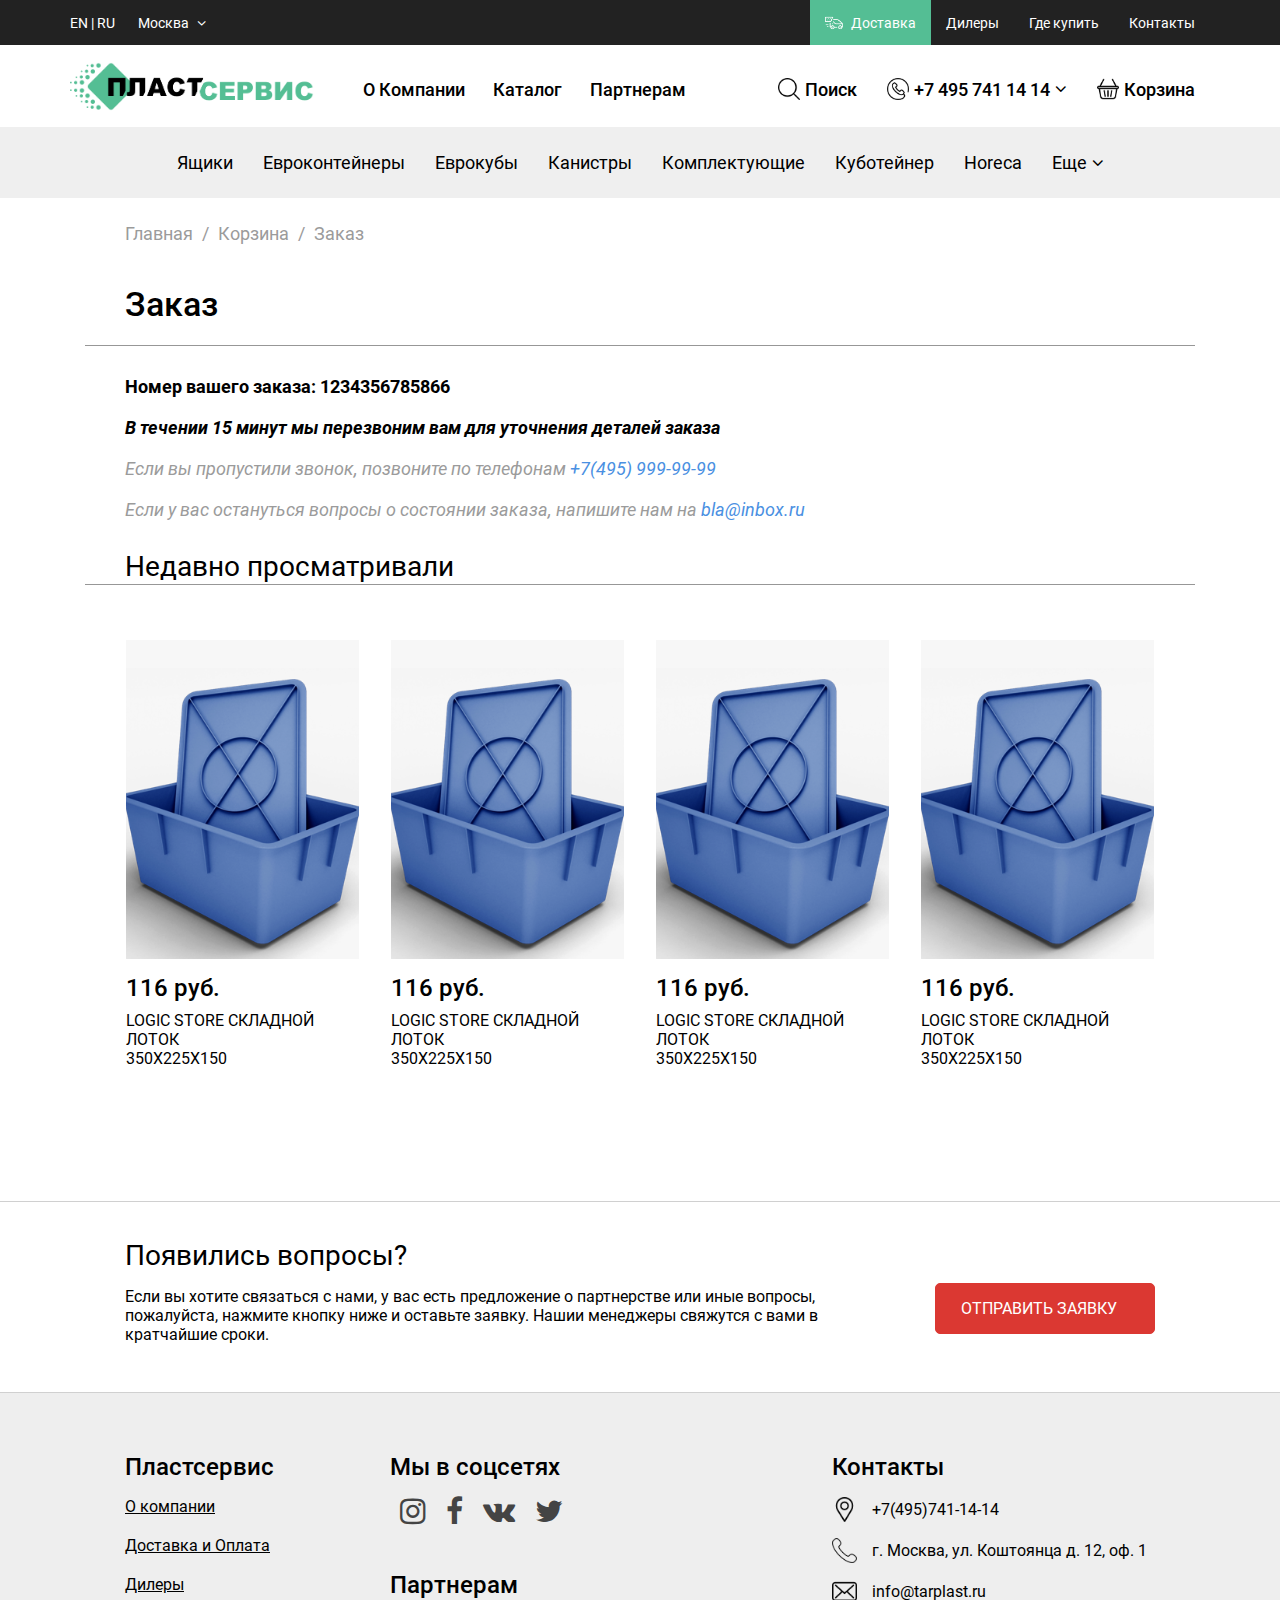
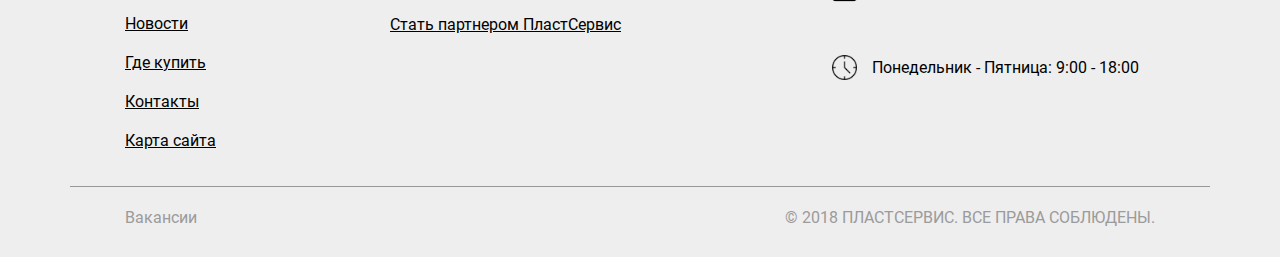
<file: success-order.html>
<!DOCTYPE html>
<!--[if lt IE 7]><html lang="ru" class="lt-ie9 lt-ie8 lt-ie7"><![endif]-->
<!--[if IE 7]><html lang="ru" class="lt-ie9 lt-ie8"><![endif]-->
<!--[if IE 8]><html lang="ru" class="lt-ie9"><![endif]-->
<!--[if gt IE 8]><!-->
<html lang="en">
<!--<![endif]-->
<head>
	<meta charset="utf-8" />

	<title>Заказ</title>
	<meta content="" name="description" />
	<meta content="" property="og:image" />
	<meta content="" property="og:description" />
	<meta content="" property="og:site_name" />
	<meta content="website" property="og:type" />

	<meta content="telephone=no" name="format-detection" />

	<meta http-equiv="X-UA-Compatible" content="IE=edge" />
	<meta name="viewport" content="width=device-width, initial-scale=1.0" />

	<link rel="shortcut icon" href="favicon.png" />

	<link rel="stylesheet" href="libs/bootstrap/bootstrap-grid.min.css" />
	<link rel="stylesheet" href="libs/font-awesome-4.7.0/css/font-awesome.min.css" />
	<link rel="stylesheet" href="css/fonts.css" />
	<link rel="stylesheet" href="css/main.css" />
	<link rel="stylesheet" href="css/success-order.css" />
	<link rel="stylesheet" href="css/media-main.css" />
	<link rel="stylesheet" href="css/media-success-order.css" />
</head>
<body>
	
	<section class="header">
		<div class="sticky">
			<div class="mobile">
				<i class="fa fa-navicon" id="show-nav"></i>
				<div class="image">
					<img src="img/logo.png" alt="Logo">
				</div>
				<div class="tools">
					<a class="show-top-search-form">
						<img src="img/magnifying-glass.png" alt="Поиск">
					</a>
					<a href="#">
						<img src="img/shopping-basket-3.png" alt="Корзина">
					</a>

					<div class="search-form top-search-form">
						<form>
							<div class="input-wrapper">
								<input type="text" placeholder="Поиск">
								<img src="img/magnifying-glass.png" alt="поиск" class="search-button">
							</div>
						</form>
					</div>

				</div>

				<div class="slide-menu" id="slide-menu">
					<ul class="list">
						<li><a href="#">Главная</a></li>
						<hr>
						<li><a href="#">О компании</a></li>
						<li class="deploy-parent"><a>Каталог <i class="fa fa-angle-down"></i></a>
							<ul class="deploy-child">
								<li><a href="#">Еврокубы</a></li>
								<li><a href="#">Баки</a></li>
								<li><a href="#">Мусорные контейнеры</a></li>
								<li><a href="#">Канистры</a></li>
								<li><a href="#">Вазы</a></li>
								<li><a href="#">Пластиковые формы</a></li>
								<li><a href="#">Поддоны</a></li>
								<li><a href="#">Ящики</a></li>
								<li><a href="#">Паллеты</a></li>
								<li><a href="#">Horeca</a></li>
								<li><a href="#">Комплектующие</a></li>
								<li><a href="#">Ванны</a></li>
								<li><a href="#">Контейнер</a></li>
								<li><a href="#">Ведра</a></li>
								<li><a href="#">Лотки</a></li>
								<li><a href="#">Кубоконтейнер</a></li>
								<li><a href="#">Куботейнер</a></li>
							</ul>
						</li>
						<li><a href="#">Партнерам</a></li>
						<li><a href="#">Контакты</a></li>
						<li><a href="#">Доставка</a></li>
						<li><a href="#">Дилеры</a></li>
						<li><a href="#">Где купить</a></li>
					</ul>
				</div>
			</div>
			<div class="black-panel">
				<div class="container">
					<div class="row">
						<div class="location-info">
							<div class="lang">
								<a href="#">EN<a> | <a href="#">RU</a>
							</div>
							<div class="town">
								<span>Москва <i class="fa fa-angle-down"></i></span>
								<div class="choice">
									<ul>
										<li>Москва</li>
										<li>Москва</li>
										<li>Москва</li>
										<li>Москва</li>
										<li>Москва</li>
									</ul>
								</div>
							</div>
						</div>

						<div class="menu-wrapper">
							<ul class="menu">
								<li class="active">
									<a href="#">
										<img src="img/taxi-service 2-w.png" alt="Доставка">
										Доставка
									</a>
								</li>
								<li><a href="#">Дилеры</a></li>
								<li><a href="#">Где купить</a></li>
								<li><a href="#">Контакты</a></li>
							</ul>
						</div>
					</div>
				</div>
			</div> 

			<div class="dark search"></div>	

			<div class="menu-panel">
				<div class="container">
					<div class="row">
						<div class="logo-and-menu">
							<div class="logo-wrapper">
								<img src="img/logo.png" alt="ПластСервис">
							</div>

							<div class="menu-wrapper">
								<ul class="menu horizontal-menu">
									<li id="company">О Компании</li>
									<li id="catalogue">Каталог</li>
									<li id="partners">Партнерам</li>
								</ul>

							<!-- 
							ВЫПАДАЮЩИЕ МЕНЮ (submenu)
							ID кнопки соответствует классу блока (company, catalogue, partners)
						-->
						<div class="s-wrapper">
							<div class="container">
								<div class="submenu company">
									<ul class="horizontal-menu">
										<li><a href="#">О Нас</a></li>
										<li><a href="#">Новости</a></li>
										<li><a href="#">Наши партнеры</a></li>
									</ul>
								</div>
							</div>
						</div>

						<div class="s-wrapper">
							<div class="container">
								<div class="submenu catalogue">
									<div class="variety">
									<!-- 
										Последний товар в каждой группе имеет число-индекс, чтобы различать группы.
									-->
									<!-- 1 -->
									<div class="items-wrapper">
										<a class="item" href="#">
											<img src="img/icons/ICONS_16.png" alt="Куботейнер">
											Куботейнер
										</a>
										<a class="item" href="#">
											<img src="img/icons/ICONS_15.png" alt="Куботейнер">
											Еврокубы
										</a>
										<a class="item" href="#">
											<img src="img/icons/ICONS_13.png" alt="Куботейнер">
											Поддоны
										</a>
										<a class="item" href="#">
											<img src="img/icons/ICONS_2.png" alt="Куботейнер">
											Ящики
										</a>
										<a class="item" href="#">
											<img src="img/icons/ICONS_4.png" alt="Куботейнер">
											Баки
										</a>
										<a class="item" href="#">
											<img src="img/icons/ICONS_6.png" alt="Куботейнер">
											Horeca
										</a>
										<a class="item" href="#">
											<img src="img/icons/ICONS_3.png" alt="Куботейнер">
											Лотки
										</a>
										<a class="item" href="#">
											<img src="img/icons/ICONS_17.png" alt="Куботейнер">
											Мусорные контейнеры
										</a>
										<a class="item" href="#">
											<img src="img/icons/ICONS_11.png" alt="Куботейнер">
											Паллеты
										</a>
										<a class="item" href="#">
											<img src="img/icons/ICONS_7.png" alt="Куботейнер">
											Контейнер
										</a>
										<a class="item" href="#">
											<img src="img/icons/ICONS_12.png" alt="Куботейнер">
											Канистры
										</a>
										<a class="item" href="#">
											<img src="img/icons/ICONS_8.png" alt="Куботейнер">
											Комплектующие
										</a>
										<a class="item" href="#">
											<img src="img/icons/ICONS_9.png" alt="Куботейнер">
											Ведра
										</a>
										<a class="item" href="#">
											<img src="img/icons/ICONS_1.png" alt="Куботейнер">
											Для флористики
										</a>
										<a class="item" href="#">
											<img src="img/icons/ICONS_5.png" alt="Куботейнер">
											Ванны
										</a>
										<a class="item" href="#">
											<img src="img/icons/ICONS_18.png" alt="Куботейнер">
											Евроконтейнеры
										</a>
										<a class="item" href="#">
											<img src="img/icons/ICONS_10.png" alt="Куботейнер">
											Пластиковые формы
										</a>
										<a href="#" class="item full">Смотреть весь каталог 
											<i class="fa fa-angle-right"></i>
											<i class="fa fa-angle-right"></i>
										</a>
									</div>

								</div>
							</div>
						</div>
					</div>

					<div class="s-wrapper">
						<div class="container">
							<div class="submenu partners">
								<div class="image"><img src="img/partners.jpg" alt="Партерам"></div>
								<div class="info">
									<h3>Контрактное производство</h3>
									<h4>Изготовим изделие из полимерных материалов любой сложности</h4>
									<p>Рассмотрим совместные проекты по производству новых изделий с отечественными и зарубежными партнерами.</p>
									<a href="#" class="button">Узнать больше</a>
								</div>
							</div>
						</div>
					</div>
				</div>
			</div>

			<div class="tools-wrapper">
				<ul class="horizontal-menu">
					<li><a class="show-top-search-form"><img src="img/magnifying-glass.png" alt="Поиск"> Поиск</a>
						<div class="search-form top-search-form">
							<form>
								<div class="input-wrapper">
									<input type="text" placeholder="Поиск">
									<img src="img/magnifying-glass.png" alt="поиск" class="search-button">
								</div>
							</form>
						</div>
					</li>
					<li><a class="hint-trigger">
						<img src="img/telephone.png" alt="Телефон"> 
						+7 495 741 14 14 <i class="fa fa-angle-down"></i></a>
						<div class="hint">
							+7 495 741 14 14 <br>
							Email: info@tarlast.ru
						</div>
					</li>
					<li><a href="#">
						<img src="img/shopping-basket-3.png" alt="Корзина"> 
						Корзина
					</a></li>
				</ul>
			</div>
		</div>
	</div>
</div>
</div>
	
<div class="dark menu"></div>

<div class="variety-menu">
	<div class="container">
		<div class="row">
			<ul class="menu horizontal-menu">
				<li><a href="#">Ящики</a></li>
				<li><a href="#">Евроконтейнеры</a></li>
				<li><a href="#">Еврокубы</a></li>
				<li><a href="#" class="small">Канистры</a></li>
				<li><a href="#" class="tablets">Комплектующие</a></li>
				<li><a href="#" class="tablets">Куботейнер</a></li>
				<li><a href="#" class="tablets">Horeca</a></li>
				<li><a href="#" class="medium">Лотки</a></li>
				<li><a href="#" class="medium">Мусорные контейнеры</a></li>
				<li><a href="#" class="hint-trigger">Еще <i class="fa fa-angle-down"></i></a>
					<div class="hint">
						<ul class="menu">
							<li><a href="#" class="tablets">Комплектующие</a></li>
							<li><a href="#" class="tablets">Куботейнер</a></li>
							<li><a href="#" class="tablets">Horeca</a></li>
							<li><a href="#" class="tablets medium">Лотки</a></li>
							<li><a href="#" class="tablets medium">Мусорные контейнеры</a></li>
							<li><a href="#">Контейнеры</a></li>
							<li><a href="#">Вазы</a></li>
							<li><a href="#">Пластиковые формы</a></li>
							<li><a href="#">Поддоны</a></li>
							<li><a href="#">Паллеты</a></li>
							<li><a href="#">Комплектующие</a></li>
							<li><a href="#">Ванны</a></li>
							<li><a href="#">Ведра</a></li>
							<li><a href="#">Баки</a></li>
						</ul>
					</div>
				</li>
			</ul>
		</div>
	</div>
</div>
</section>

<div class="breadcrumbs">
	<div class="container">
		<div class="row paddings-lr">
			<a href="#">Главная</a> 
			<span class="slash">/</span>
			<a href="#">Корзина</a>
			<span class="slash">/</span>
			<a href="#">Заказ</a>
		</div>
	</div>
</div>

<section class="so-page">
	<div class="container">
		<hr class="mobile-only">
		<div class="row title paddings-lr">
			<h2>Заказ</h2>
		</div>
		<hr>
		<div class="row info paddings-lr">
			<p><b>Номер вашего заказа: 1234356785866</b></p>
			<p><b><i>В течении 15 минут мы перезвоним вам для уточнения деталей заказа</i></b></p>
			<p class="grey">Если вы пропустили звонок, позвоните по телефонам <a href="tel:+7(495) 999-99-99">+7(495) 999-99-99</a></p>
			<p class="grey">Если у вас остануться вопросы о состоянии заказа, напишите нам на <a href="bla@inbox.r">bla@inbox.ru</a></p>
		</div>
	</div>
</section>

<section class="so-news-catalogue">
	<div class="container">
		<div class="row title paddings-lr">
			<h2>Недавно просматривали</h2>
		</div>
		<hr>
		<div class="row catalogue paddings-lr-30">
			<div class="item">
				<a href="#"><div class="image" style="background-image: url(img/product1.png)">
				</div></a> <!-- SAME LINKS -->
				<a href="#"><h4>116 руб.</h4></a> <!-- SAME LINKS -->
				<a href="#"><p>Logic store Складной лоток <br> 350x225x150</p></a> <!-- SAME LINKS -->
				<div class="button-wrapper">
						<a href="#" class="button">Подробнее</a> <!-- SAME LINKS -->
				</div>
			</div>

			<div class="item">
				<a href="#"><div class="image" style="background-image: url(img/product1.png)">
				</div></a> <!-- SAME LINKS -->
				<a href="#"><h4>116 руб.</h4></a> <!-- SAME LINKS -->
				<a href="#"><p>Logic store Складной лоток <br> 350x225x150</p></a> <!-- SAME LINKS -->
				<div class="button-wrapper">
						<a href="#" class="button">Подробнее</a> <!-- SAME LINKS -->
				</div>
			</div>

			<div class="item">
				<a href="#"><div class="image" style="background-image: url(img/product1.png)">
				</div></a> <!-- SAME LINKS -->
				<a href="#"><h4>116 руб.</h4></a> <!-- SAME LINKS -->
				<a href="#"><p>Logic store Складной лоток <br> 350x225x150</p></a> <!-- SAME LINKS -->
				<div class="button-wrapper">
						<a href="#" class="button">Подробнее</a> <!-- SAME LINKS -->
				</div>
			</div>

			<div class="item">
				<a href="#"><div class="image" style="background-image: url(img/product1.png)">
				</div></a> <!-- SAME LINKS -->
				<a href="#"><h4>116 руб.</h4></a> <!-- SAME LINKS -->
				<a href="#"><p>Logic store Складной лоток <br> 350x225x150</p></a> <!-- SAME LINKS -->
				<div class="button-wrapper">
						<a href="#" class="button">Подробнее</a> <!-- SAME LINKS -->
				</div>
			</div>
		</div>
	</div>
</section>

<section class="know-more questions">
	<div class="container">
		<div class="row title paddings-lr-40">
			<h3>Появились вопросы?</h3>
		</div>
		<div class="row paddings-lr-40">
			<p>Если вы хотите связаться с нами, у вас есть предложение о партнерстве или иные вопросы, пожалуйста, нажмите кнопку ниже и оставьте заявку. Нашии менеджеры свяжутся с вами в кратчайшие сроки.</p>
			<a href="#" class="button b-red">Отправить заявку</a>
		</div>
	</div>
</section>

<section class="footer">
	<div class="container">
		<div class="row paddings-lr-40">
			<div class="col-md-3 item one pc-only">
				<h3>Пластсервис</h3>
				<ul>
					<li><a href="#">О компании</a></li>
					<li><a href="#">Доставка и Оплата</a></li>
					<li><a href="#">Дилеры</a></li>
					<li><a href="#">Новости</a></li>
					<li><a href="#">Где купить</a></li>
					<li><a href="#">Контакты</a></li>
					<li><a href="#">Карта сайта</a></li>
				</ul>
			</div>
			<div class="col-md-5 item two">
				<h3>Мы в соцсетях</h3>
				<div class="socials">
					<div class="item">
						<a href="#"><i class="fa fa-instagram"></i></a>
					</div>
					<div class="item">
						<a href="#"><i class="fa fa-facebook"></i></a>
					</div>
					<div class="item">
						<a href="#"><i class="fa fa-vk"></i></a>
					</div>
					<div class="item">
						<a href="#"><i class="fa fa-twitter"></i></a>
					</div>
				</div>
				<hr class="wider mobile-only">
				<h3>Партнерам</h3>
				<p><a href="#">Стать партнером ПластСервис</a></p>
				<br>
				<!-- <p>Вы также можете перейти на <a href="#">мобильную версию сайта</a>.</p> -->
			</div>
			<div class="col-md-4 item three pc-only">
				<h3>Контакты</h3>
				<p><img src="img/placeholder.png" alt="Адрес"> +7(495)741-14-14</p>
				<p><img src="img/phone-call.png" alt="Адрес"> г. Москва, ул. Коштоянца д. 12, оф. 1</p>
				<p><img src="img/envelope.png" alt="Адрес"> info@tarplast.ru</p>
				<br>
				<p><img src="img/clock.png" alt="Адрес"> Понедельник - Пятница: 9:00 - 18:00</p>
			</div>
		</div>
		<div class="row low paddings-lr pc-only">
			<p><a href="#">Вакансии</a></p>
			<p>© 2018 ПЛАСТСЕРВИС. ВСЕ ПРАВА СОБЛЮДЕНЫ.</p>
		</div>
	</div>
</section>

<!-- end mandatory -->
	<!--[if lt IE 9]>
	<script src="libs/html5shiv/es5-shim.min.js"></script>
	<script src="libs/html5shiv/html5shiv.min.js"></script>
	<script src="libs/html5shiv/html5shiv-printshiv.min.js"></script>
	<script src="libs/respond/respond.min.js"></script>
<![endif]-->
<script src="libs/jquery/jquery.min.js"></script>
<script src="libs/jquery.sticky.js"></script>
<script src="js/common.js"></script>
<!-- Yandex.Metrika counter --><!-- /Yandex.Metrika counter -->
<!-- Google Analytics counter --><!-- /Google Analytics counter -->
</body>
</html>
</file>
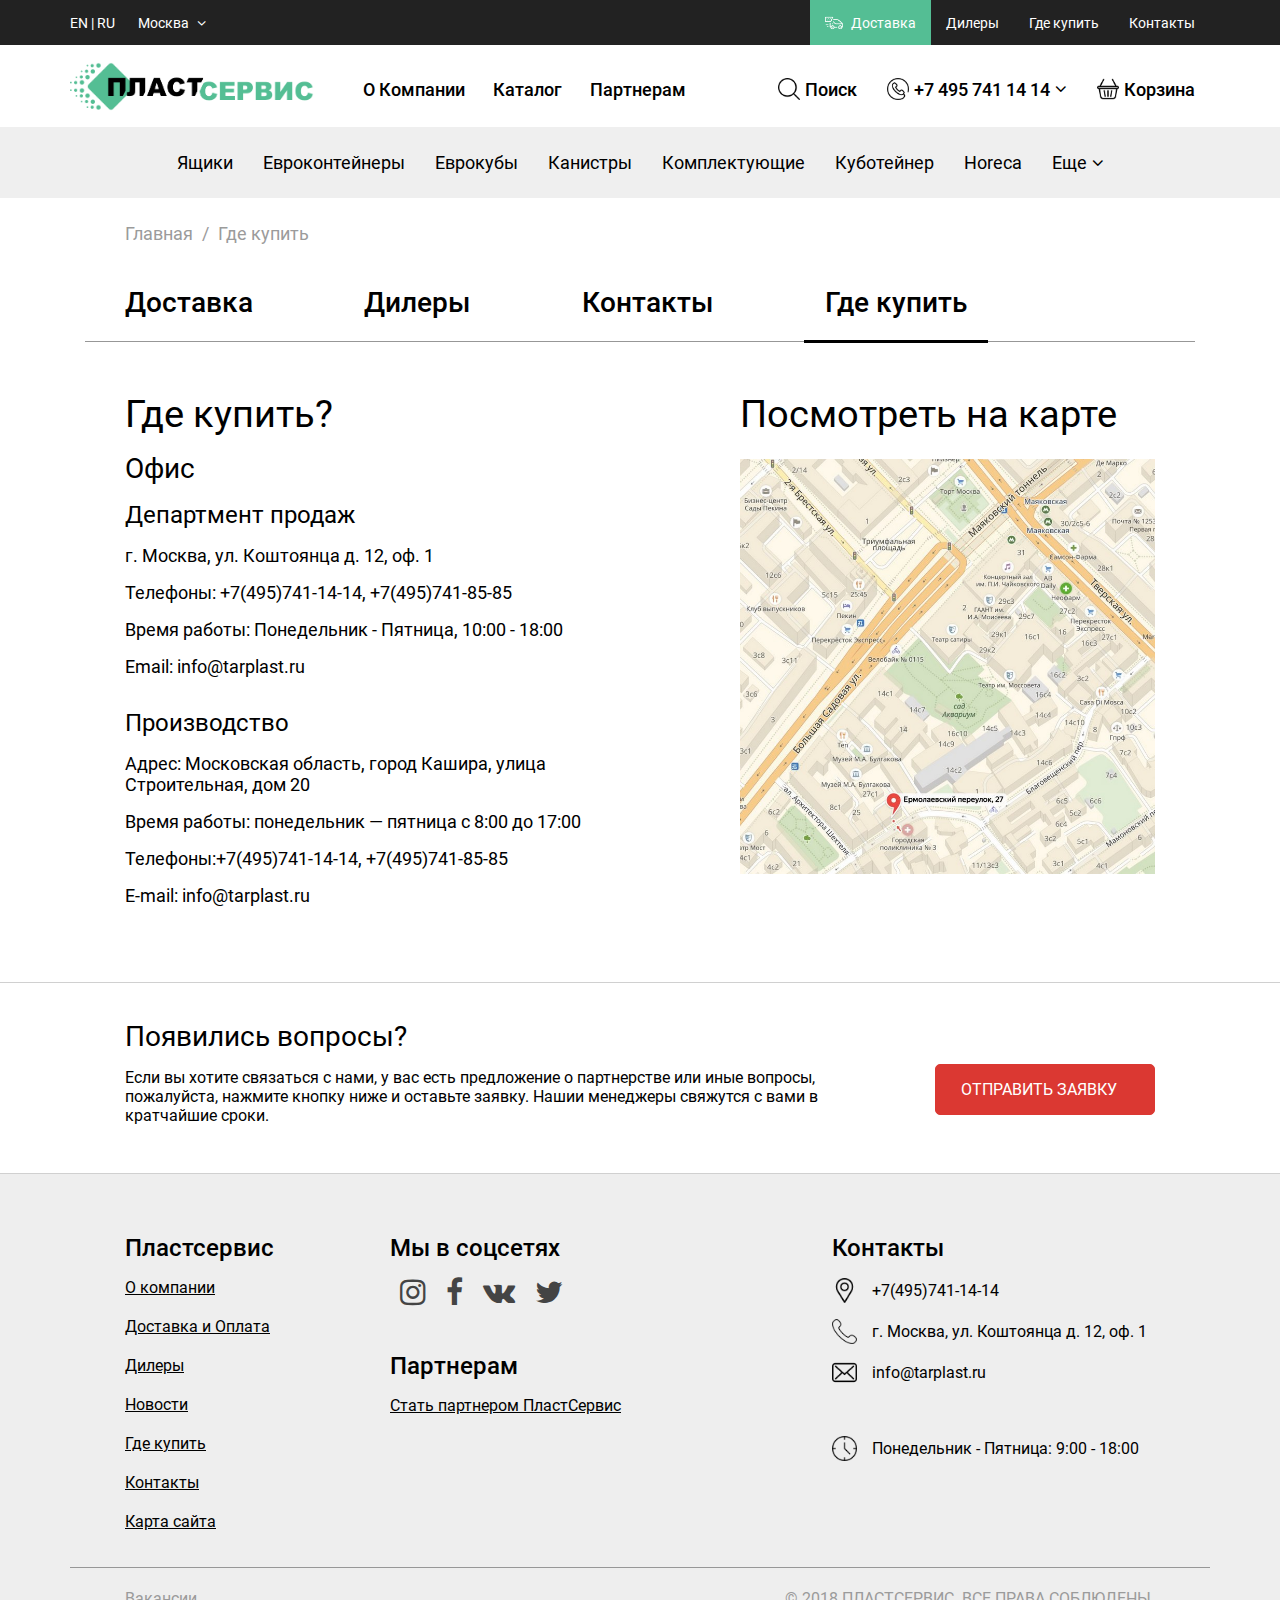
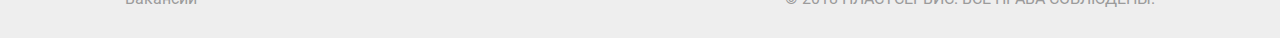
<file: where-to-buy.html>
<!DOCTYPE html>
<!--[if lt IE 7]><html lang="ru" class="lt-ie9 lt-ie8 lt-ie7"><![endif]-->
<!--[if IE 7]><html lang="ru" class="lt-ie9 lt-ie8"><![endif]-->
<!--[if IE 8]><html lang="ru" class="lt-ie9"><![endif]-->
<!--[if gt IE 8]><!-->
<html lang="en">
<!--<![endif]-->
<head>
	<meta charset="utf-8" />

	<title>Где купить?</title>
	<meta content="" name="description" />
	<meta content="" property="og:image" />
	<meta content="" property="og:description" />
	<meta content="" property="og:site_name" />
	<meta content="website" property="og:type" />

	<meta content="telephone=no" name="format-detection" />

	<meta http-equiv="X-UA-Compatible" content="IE=edge" />
	<meta name="viewport" content="width=device-width, initial-scale=1.0" />

	<link rel="shortcut icon" href="favicon.png" />

	<link rel="stylesheet" href="libs/bootstrap/bootstrap-grid.min.css" />
	<link rel="stylesheet" href="libs/font-awesome-4.7.0/css/font-awesome.min.css" />
	<link rel="stylesheet" href="css/fonts.css" />
	<link rel="stylesheet" href="css/main.css" />
	<link rel="stylesheet" href="css/where-to-buy.css" />
	<link rel="stylesheet" href="css/media-main.css" />
	<link rel="stylesheet" href="css/media-where-to-buy.css" />
</head>
<body>
	
	<section class="header">
		<div class="sticky">
			<div class="mobile">
				<i class="fa fa-navicon" id="show-nav"></i>
				<div class="image">
					<img src="img/logo.png" alt="Logo">
				</div>
				<div class="tools">
					<a class="show-top-search-form">
						<img src="img/magnifying-glass.png" alt="Поиск">
					</a>
					<a href="#">
						<img src="img/shopping-basket-3.png" alt="Корзина">
					</a>

					<div class="search-form top-search-form">
						<form>
							<div class="input-wrapper">
								<input type="text" placeholder="Поиск">
								<img src="img/magnifying-glass.png" alt="поиск" class="search-button">
							</div>
						</form>
					</div>

				</div>

				<div class="slide-menu" id="slide-menu">
					<ul class="list">
						<li><a href="#">Главная</a></li>
						<hr>
						<li><a href="#">О компании</a></li>
						<li class="deploy-parent"><a>Каталог <i class="fa fa-angle-down"></i></a>
							<ul class="deploy-child">
								<li><a href="#">Еврокубы</a></li>
								<li><a href="#">Баки</a></li>
								<li><a href="#">Мусорные контейнеры</a></li>
								<li><a href="#">Канистры</a></li>
								<li><a href="#">Вазы</a></li>
								<li><a href="#">Пластиковые формы</a></li>
								<li><a href="#">Поддоны</a></li>
								<li><a href="#">Ящики</a></li>
								<li><a href="#">Паллеты</a></li>
								<li><a href="#">Horeca</a></li>
								<li><a href="#">Комплектующие</a></li>
								<li><a href="#">Ванны</a></li>
								<li><a href="#">Контейнер</a></li>
								<li><a href="#">Ведра</a></li>
								<li><a href="#">Лотки</a></li>
								<li><a href="#">Кубоконтейнер</a></li>
								<li><a href="#">Куботейнер</a></li>
							</ul>
						</li>
						<li><a href="#">Партнерам</a></li>
						<li><a href="#">Контакты</a></li>
						<li><a href="#">Доставка</a></li>
						<li><a href="#">Дилеры</a></li>
						<li><a href="#">Где купить</a></li>
					</ul>
				</div>
			</div>
			<div class="black-panel">
				<div class="container">
					<div class="row">
						<div class="location-info">
							<div class="lang">
								<a href="#">EN<a> | <a href="#">RU</a>
							</div>
							<div class="town">
								<span>Москва <i class="fa fa-angle-down"></i></span>
								<div class="choice">
									<ul>
										<li>Москва</li>
										<li>Москва</li>
										<li>Москва</li>
										<li>Москва</li>
										<li>Москва</li>
									</ul>
								</div>
							</div>
						</div>

						<div class="menu-wrapper">
							<ul class="menu">
								<li class="active">
									<a href="#">
										<img src="img/taxi-service 2-w.png" alt="Доставка">
										Доставка
									</a>
								</li>
								<li><a href="#">Дилеры</a></li>
								<li><a href="#">Где купить</a></li>
								<li><a href="#">Контакты</a></li>
							</ul>
						</div>
					</div>
				</div>
			</div> 

			<div class="dark search"></div>	

			<div class="menu-panel">
				<div class="container">
					<div class="row">
						<div class="logo-and-menu">
							<div class="logo-wrapper">
								<img src="img/logo.png" alt="ПластСервис">
							</div>

							<div class="menu-wrapper">
								<ul class="menu horizontal-menu">
									<li id="company">О Компании</li>
									<li id="catalogue">Каталог</li>
									<li id="partners">Партнерам</li>
								</ul>

							<!-- 
							ВЫПАДАЮЩИЕ МЕНЮ (submenu)
							ID кнопки соответствует классу блока (company, catalogue, partners)
						-->
						<div class="s-wrapper">
							<div class="container">
								<div class="submenu company">
									<ul class="horizontal-menu">
										<li><a href="#">О Нас</a></li>
										<li><a href="#">Новости</a></li>
										<li><a href="#">Наши партнеры</a></li>
									</ul>
								</div>
							</div>
						</div>

						<div class="s-wrapper">
							<div class="container">
								<div class="submenu catalogue">
									<div class="variety">
									<!-- 
										Последний товар в каждой группе имеет число-индекс, чтобы различать группы.
									-->
									<!-- 1 -->
									<div class="items-wrapper">
										<a class="item" href="#">
											<img src="img/icons/ICONS_16.png" alt="Куботейнер">
											Куботейнер
										</a>
										<a class="item" href="#">
											<img src="img/icons/ICONS_15.png" alt="Куботейнер">
											Еврокубы
										</a>
										<a class="item" href="#">
											<img src="img/icons/ICONS_13.png" alt="Куботейнер">
											Поддоны
										</a>
										<a class="item" href="#">
											<img src="img/icons/ICONS_2.png" alt="Куботейнер">
											Ящики
										</a>
										<a class="item" href="#">
											<img src="img/icons/ICONS_4.png" alt="Куботейнер">
											Баки
										</a>
										<a class="item" href="#">
											<img src="img/icons/ICONS_6.png" alt="Куботейнер">
											Horeca
										</a>
										<a class="item" href="#">
											<img src="img/icons/ICONS_3.png" alt="Куботейнер">
											Лотки
										</a>
										<a class="item" href="#">
											<img src="img/icons/ICONS_17.png" alt="Куботейнер">
											Мусорные контейнеры
										</a>
										<a class="item" href="#">
											<img src="img/icons/ICONS_11.png" alt="Куботейнер">
											Паллеты
										</a>
										<a class="item" href="#">
											<img src="img/icons/ICONS_7.png" alt="Куботейнер">
											Контейнер
										</a>
										<a class="item" href="#">
											<img src="img/icons/ICONS_12.png" alt="Куботейнер">
											Канистры
										</a>
										<a class="item" href="#">
											<img src="img/icons/ICONS_8.png" alt="Куботейнер">
											Комплектующие
										</a>
										<a class="item" href="#">
											<img src="img/icons/ICONS_9.png" alt="Куботейнер">
											Ведра
										</a>
										<a class="item" href="#">
											<img src="img/icons/ICONS_1.png" alt="Куботейнер">
											Для флористики
										</a>
										<a class="item" href="#">
											<img src="img/icons/ICONS_5.png" alt="Куботейнер">
											Ванны
										</a>
										<a class="item" href="#">
											<img src="img/icons/ICONS_18.png" alt="Куботейнер">
											Евроконтейнеры
										</a>
										<a class="item" href="#">
											<img src="img/icons/ICONS_10.png" alt="Куботейнер">
											Пластиковые формы
										</a>
										<a href="#" class="item full">Смотреть весь каталог 
											<i class="fa fa-angle-right"></i>
											<i class="fa fa-angle-right"></i>
										</a>
									</div>

								</div>
							</div>
						</div>
					</div>

					<div class="s-wrapper">
						<div class="container">
							<div class="submenu partners">
								<div class="image"><img src="img/partners.jpg" alt="Партерам"></div>
								<div class="info">
									<h3>Контрактное производство</h3>
									<h4>Изготовим изделие из полимерных материалов любой сложности</h4>
									<p>Рассмотрим совместные проекты по производству новых изделий с отечественными и зарубежными партнерами.</p>
									<a href="#" class="button">Узнать больше</a>
								</div>
							</div>
						</div>
					</div>
				</div>
			</div>

			<div class="tools-wrapper">
				<ul class="horizontal-menu">
					<li><a class="show-top-search-form"><img src="img/magnifying-glass.png" alt="Поиск"> Поиск</a>
						<div class="search-form top-search-form">
							<form>
								<div class="input-wrapper">
									<input type="text" placeholder="Поиск">
									<img src="img/magnifying-glass.png" alt="поиск" class="search-button">
								</div>
							</form>
						</div>
					</li>
					<li><a class="hint-trigger">
						<img src="img/telephone.png" alt="Телефон"> 
						+7 495 741 14 14 <i class="fa fa-angle-down"></i></a>
						<div class="hint">
							+7 495 741 14 14 <br>
							Email: info@tarlast.ru
						</div>
					</li>
					<li><a href="#">
						<img src="img/shopping-basket-3.png" alt="Корзина"> 
						Корзина
					</a></li>
				</ul>
			</div>
		</div>
	</div>
</div>
</div>
	
<div class="dark menu"></div>

<div class="variety-menu">
	<div class="container">
		<div class="row">
			<ul class="menu horizontal-menu">
				<li><a href="#">Ящики</a></li>
				<li><a href="#">Евроконтейнеры</a></li>
				<li><a href="#">Еврокубы</a></li>
				<li><a href="#" class="small">Канистры</a></li>
				<li><a href="#" class="tablets">Комплектующие</a></li>
				<li><a href="#" class="tablets">Куботейнер</a></li>
				<li><a href="#" class="tablets">Horeca</a></li>
				<li><a href="#" class="medium">Лотки</a></li>
				<li><a href="#" class="medium">Мусорные контейнеры</a></li>
				<li><a href="#" class="hint-trigger">Еще <i class="fa fa-angle-down"></i></a>
					<div class="hint">
						<ul class="menu">
							<li><a href="#" class="tablets">Комплектующие</a></li>
							<li><a href="#" class="tablets">Куботейнер</a></li>
							<li><a href="#" class="tablets">Horeca</a></li>
							<li><a href="#" class="tablets medium">Лотки</a></li>
							<li><a href="#" class="tablets medium">Мусорные контейнеры</a></li>
							<li><a href="#">Контейнеры</a></li>
							<li><a href="#">Вазы</a></li>
							<li><a href="#">Пластиковые формы</a></li>
							<li><a href="#">Поддоны</a></li>
							<li><a href="#">Паллеты</a></li>
							<li><a href="#">Комплектующие</a></li>
							<li><a href="#">Ванны</a></li>
							<li><a href="#">Ведра</a></li>
							<li><a href="#">Баки</a></li>
						</ul>
					</div>
				</li>
			</ul>
		</div>
	</div>
</div>
</section>

<div class="breadcrumbs">
	<div class="container">
		<div class="row paddings-lr">
			<a href="#">Главная</a> 
			<span class="slash">/</span>
			<a href="#">Где купить</a>
		</div>
	</div>
</div>

<section class="wtb-block">
	<div class="container">
		<hr class="mobile-only">
		<div class="row paddings-lr menu-of-sections">
			<ul class="horizontal-menu">
				<li><a href="#">Доставка</a></li>
				<li><a href="#">Дилеры</a></li>
				<li><a href="#">Контакты</a></li>
				<li class="active"><a href="#">Где купить</a></li>
			</ul>
		</div>
		<hr>
		<div class="row paddings-lr info">
			<div class="half where">
				<h2>Где купить?</h2>
				<h3>Офис</h3>

				<h4>Департмент продаж</h3>
				<p>г. Москва, ул. Коштоянца д. 12, оф. 1</p>
				
				<p>Телефоны: +7(495)741-14-14, +7(495)741-85-85</p>
				
				<p>Время работы: Понедельник - Пятница, 10:00 - 18:00</p>
				
				<p>Email: info@tarplast.ru</p>
				<br>

				<h4>Производство</h3>
				<p>Адрес: Московская область, город Кашира, 
				улица Строительная, дом 20</p>

				<p>Время работы: понедельник — пятница с 8:00 до 17:00</p>
				
				<p>Телефоны:+7(495)741-14-14, +7(495)741-85-85</p>

				<p>E-mail: info@tarplast.ru</p>
			</div>
			<div class="half map">
				<h2>Посмотреть на карте</h2>
				<img src="img/map.jpg" alt="Карта">
			</div>
		</div>

	</div>
</section>

<section class="know-more questions">
		<div class="container">
			<div class="row title paddings-lr-40">
				<h3>Появились вопросы?</h3>
			</div>
			<div class="row paddings-lr-40">
				<p>Если вы хотите связаться с нами, у вас есть предложение о партнерстве или иные вопросы, пожалуйста, нажмите кнопку ниже и оставьте заявку. Нашии менеджеры свяжутся с вами в кратчайшие сроки.</p>
				<a href="#" class="button b-red">Отправить заявку</a>
			</div>
		</div>
</section>

<section class="footer">
	<div class="container">
		<div class="row paddings-lr-40">
			<div class="col-md-3 item one pc-only">
				<h3>Пластсервис</h3>
				<ul>
					<li><a href="#">О компании</a></li>
					<li><a href="#">Доставка и Оплата</a></li>
					<li><a href="#">Дилеры</a></li>
					<li><a href="#">Новости</a></li>
					<li><a href="#">Где купить</a></li>
					<li><a href="#">Контакты</a></li>
					<li><a href="#">Карта сайта</a></li>
				</ul>
			</div>
			<div class="col-md-5 item two">
				<h3>Мы в соцсетях</h3>
				<div class="socials">
					<div class="item">
						<a href="#"><i class="fa fa-instagram"></i></a>
					</div>
					<div class="item">
						<a href="#"><i class="fa fa-facebook"></i></a>
					</div>
					<div class="item">
						<a href="#"><i class="fa fa-vk"></i></a>
					</div>
					<div class="item">
						<a href="#"><i class="fa fa-twitter"></i></a>
					</div>
				</div>
				<hr class="wider mobile-only">
				<h3>Партнерам</h3>
				<p><a href="#">Стать партнером ПластСервис</a></p>
				<br>
				<!-- <p>Вы также можете перейти на <a href="#">мобильную версию сайта</a>.</p> -->
			</div>
			<div class="col-md-4 item three pc-only">
				<h3>Контакты</h3>
				<p><img src="img/placeholder.png" alt="Адрес"> +7(495)741-14-14</p>
				<p><img src="img/phone-call.png" alt="Адрес"> г. Москва, ул. Коштоянца д. 12, оф. 1</p>
				<p><img src="img/envelope.png" alt="Адрес"> info@tarplast.ru</p>
				<br>
				<p><img src="img/clock.png" alt="Адрес"> Понедельник - Пятница: 9:00 - 18:00</p>
			</div>
		</div>
		<div class="row low paddings-lr pc-only">
			<p><a href="#">Вакансии</a></p>
			<p>© 2018 ПЛАСТСЕРВИС. ВСЕ ПРАВА СОБЛЮДЕНЫ.</p>
		</div>
	</div>
</section>

<!-- end mandatory -->
	<!--[if lt IE 9]>
	<script src="libs/html5shiv/es5-shim.min.js"></script>
	<script src="libs/html5shiv/html5shiv.min.js"></script>
	<script src="libs/html5shiv/html5shiv-printshiv.min.js"></script>
	<script src="libs/respond/respond.min.js"></script>
<![endif]-->
<script src="libs/jquery/jquery.min.js"></script>
<script src="libs/jquery.sticky.js"></script>
<script src="js/common.js"></script>
<!-- Yandex.Metrika counter --><!-- /Yandex.Metrika counter -->
<!-- Google Analytics counter --><!-- /Google Analytics counter -->
</body>
</html>
</file>
<file: css/fonts.css>
@import '../fonts/Roboto/stylesheet.css';
</file>
<file: css/main.css>
@charset "UTF-8";
body, html {
  font-family: 'Roboto';
  font-weight: 400;
  font-size: 14px;
  margin: 0;
  color: #000;
  overflow-x: hidden; }

h2 {
  font-size: 38px;
  font-weight: 500; }

.popup.notification {
  padding: 0 15px;
  position: absolute;
  z-index: 20;
  height: 100%;
  width: 100%;
  position: fixed;
  background-color: rgba(0, 0, 0, 0.37);
  top: 0;
  left: 0;
  display: flex;
  justify-content: center;
  align-items: flex-start;
  display: none; }
  .popup.notification .wrapper {
    top: 0;
    box-shadow: 0 2px 4px 0 rgba(159, 159, 159, 0.5);
    position: relative;
    background-color: #ffffff;
    padding: 17px 27px;
    display: flex;
    width: 450px;
    justify-content: flex-end;
    align-items: center;
    flex-wrap: wrap;
    max-width: 100%;
    max-height: 100%; }
    .popup.notification .wrapper h2 {
      font-size: 32px;
      font-weight: 500;
      text-align: center; }
    .popup.notification .wrapper .wrapper-info {
      display: flex;
      width: 100%;
      align-items: center; }
      .popup.notification .wrapper .wrapper-info .image {
        flex: 0 1 100px; }
        .popup.notification .wrapper .wrapper-info .image img {
          width: 100%; }
      .popup.notification .wrapper .wrapper-info p {
        color: #4a4a4a;
        flex: 1 1 200px;
        margin-left: 10px;
        font-size: 14px; }
    .popup.notification .wrapper .button {
      padding: 8px 30px;
      background-color: #4a90e2;
      border: #4a90e2 1px solid;
      color: #fff;
      font-size: 14px;
      border-radius: 0; }
      .popup.notification .wrapper .button:hover {
        opacity: .75; }
      .popup.notification .wrapper .button.white {
        margin-right: 5px;
        background-color: unset;
        border-color: #979797;
        color: #4a4a4a; }
        .popup.notification .wrapper .button.white:hover {
          color: #fff;
          opacity: 1;
          background-color: #979797; }

.popup.subscribe {
  padding: 15px;
  position: absolute;
  z-index: 20;
  height: 100%;
  width: 100%;
  position: fixed;
  background-color: rgba(0, 0, 0, 0.37);
  top: 0;
  left: 0;
  display: flex;
  justify-content: center;
  align-items: center;
  display: none; }
  .popup.subscribe .wrapper {
    position: relative;
    background-color: #ffffff;
    padding: 30px 130px;
    display: flex;
    width: 810px;
    max-width: 100%;
    max-height: 100%;
    flex-direction: column; }
    .popup.subscribe .wrapper .close-popup {
      position: absolute;
      right: 10px;
      top: 10px;
      font-size: 24px;
      cursor: pointer; }
    .popup.subscribe .wrapper h4 {
      font-size: 18px;
      margin-top: 0; }
    .popup.subscribe .wrapper .subscribe-form {
      display: flex; }
      .popup.subscribe .wrapper .subscribe-form .email-field {
        flex: 1 1 337px;
        font-size: 14px;
        padding: 14px 12px; }
      .popup.subscribe .wrapper .subscribe-form .button {
        background-color: #3a84db;
        border: 1px solid #3a84db;
        font-size: 14px;
        font-weight: 400;
        padding: 13px 50px;
        text-transform: unset;
        color: #fff;
        cursor: pointer;
        border-radius: 0;
        margin-left: 6px; }
        .popup.subscribe .wrapper .subscribe-form .button:hover {
          background-color: #fff;
          color: #3a84db; }

.w100 {
  width: 100%; }

hr {
  color: #979797;
  background-color: #979797;
  border: 0px none;
  height: 1px;
  margin: 0; }

.breadcrumbs {
  padding-top: 25px;
  padding-bottom: 25px;
  font-size: 18px;
  color: #9b9b9b; }
  .breadcrumbs .slash {
    margin: 0 9px; }

.is-sticky > div {
  -webkit-box-shadow: 0px 0px 5px 0px rgba(50, 50, 50, 0.5);
  -moz-box-shadow: 0px 0px 5px 0px rgba(50, 50, 50, 0.5);
  box-shadow: 0px 0px 5px 0px rgba(50, 50, 50, 0.5); }

.fa.fa-angle-down {
  margin-left: 5px; }

.paddings-lr-18 {
  padding-right: 18px;
  padding-left: 18px; }

.paddings-lr-25-5 {
  padding-left: 27.5px;
  padding-right: 27.5px; }

.paddings-lr-30 {
  padding-left: 30px;
  padding-right: 30px; }

.paddings-lr-40 {
  padding-left: 40px;
  padding-right: 40px; }

.paddings-lr-45 {
  padding-left: 45px;
  padding-right: 45px; }

.paddings-lr {
  padding-left: 55px;
  padding-right: 55px; }

.paddings-lr-70 {
  padding-left: 70px;
  padding-right: 70px; }

.mobile-only {
  display: none; }

.nav {
  font-size: 40px;
  font-weight: 100;
  height: 52px;
  display: inline-flex;
  width: 52px;
  border: 1px solid #222;
  justify-content: center;
  align-items: center;
  opacity: .4;
  transition: .25s ease-in;
  cursor: pointer; }
  .nav:hover {
    opacity: 1; }
  .nav.nav-prev {
    margin-left: 30px;
    position: relative;
    left: 1px; }

a {
  color: inherit;
  text-decoration: none; }
  a:hover {
    text-decoration: none; }

.dark {
  display: none;
  position: absolute;
  width: 100%;
  height: 99999%;
  background-color: #000;
  z-index: 3;
  opacity: .8; }

.button {
  padding: 15px 50px;
  text-transform: uppercase;
  font-size: 16px;
  border-radius: 5px;
  transition: ease-in .25s;
  background-color: #fff;
  border: 1px solid #fff; }
  .button.b-trans {
    background-color: unset;
    border: 1px solid #fff;
    color: #fff; }
    .button.b-trans:hover {
      background-color: #fff;
      color: #017da4; }
  .button.b-red {
    background-color: #db3832;
    border: 1px solid #db3832;
    color: #fff; }
    .button.b-red:hover {
      background-color: unset;
      color: #db3832; }

.hint-trigger {
  position: relative; }

.hint {
  display: none;
  background-color: #fff;
  z-index: 100;
  padding: 12px 30px;
  top: 73px;
  position: absolute;
  -webkit-box-shadow: 0px 0px 5px 0px rgba(50, 50, 50, 0.5);
  -moz-box-shadow: 0px 0px 5px 0px rgba(50, 50, 50, 0.5);
  box-shadow: 0px 0px 5px 0px rgba(50, 50, 50, 0.5); }
  .hint::after {
    content: '▲';
    position: absolute;
    text-shadow: 0px -2px 2px #969696;
    top: -29px;
    color: #fff;
    font-size: 30px;
    left: -20%;
    padding: 0 50%; }

.sticky {
  width: 100%;
  background-color: #fff;
  z-index: 999; }

.horizontal-menu {
  padding: 0;
  list-style-type: none;
  margin: 0;
  display: flex;
  align-items: stretch; }
  .horizontal-menu li {
    display: inline-block;
    transition: .25s ease-in; }
    .horizontal-menu li a {
      display: flex;
      align-items: center;
      height: 100%; }

.owl-carousel .owl-stage-outer {
  margin: 0px -1px 0px 0; }

.header {
  position: relative;
  z-index: 5; }
  .header .container {
    position: unset; }
  .header .search-form {
    display: none;
    position: absolute;
    background-color: #fff;
    padding: 25px 30px;
    z-index: 50;
    left: -50px;
    top: 25px; }
    .header .search-form form {
      max-width: 100%; }
      .header .search-form form .input-wrapper {
        min-width: 100%;
        position: relative; }
        .header .search-form form .input-wrapper img.search-button {
          height: 24px;
          position: absolute;
          right: 0;
          bottom: 7px;
          cursor: pointer;
          opacity: .5; }
          .header .search-form form .input-wrapper img.search-button:hover {
            opacity: 1; }
        .header .search-form form .input-wrapper:before {
          content: "";
          position: absolute;
          width: 1px;
          height: 15px;
          background-color: #ccc;
          top: 12px; }
        .header .search-form form .input-wrapper input[type='text'] {
          font-size: 14px;
          width: 300px;
          max-width: 100%;
          border: none;
          font-weight: 500;
          padding: 9px 26px 9px 5px;
          color: #222;
          border-width: 1px;
          border-bottom: solid 1px #979797; }
          .header .search-form form .input-wrapper input[type='text']:focus {
            outline: none; }
          .header .search-form form .input-wrapper input[type='text']::-webkit-input-placeholder {
            color: #b0aeb0; }
          .header .search-form form .input-wrapper input[type='text']:-moz-placeholder {
            color: #b0aeb0; }
          .header .search-form form .input-wrapper input[type='text']::-moz-placeholder {
            color: #b0aeb0; }
          .header .search-form form .input-wrapper input[type='text']:-ms-input-placeholder {
            color: #b0aeb0; }
  .header .black-panel {
    font-size: 1rem;
    background-color: #222;
    width: 100%;
    color: #fff; }
    .header .black-panel .row {
      justify-content: space-between;
      align-items: center;
      height: 45px; }
      .header .black-panel .row .location-info {
        padding: 13.5px 0; }
        .header .black-panel .row .location-info .lang {
          display: inline-block;
          padding-right: 10px; }
        .header .black-panel .row .location-info .town {
          display: inline-block;
          padding-left: 10px;
          position: relative;
          cursor: pointer; }
          .header .black-panel .row .location-info .town .choice {
            display: none;
            position: absolute;
            background-color: #222;
            z-index: 999;
            left: -10px;
            min-width: 100%; }
            .header .black-panel .row .location-info .town .choice ul {
              list-style-type: none;
              padding: 0;
              margin-top: 13px;
              margin-bottom: 0; }
            .header .black-panel .row .location-info .town .choice li {
              padding: 7px 20px;
              transition: .25s ease-in;
              cursor: pointer; }
              .header .black-panel .row .location-info .town .choice li:hover {
                background-color: #555; }
      .header .black-panel .row .menu-wrapper {
        height: 100%; }
        .header .black-panel .row .menu-wrapper .menu {
          height: 100%;
          padding: 0;
          list-style-type: none;
          margin: 0;
          display: flex;
          align-items: stretch;
          flex-wrap: wrap;
          justify-content: center; }
          .header .black-panel .row .menu-wrapper .menu li {
            display: inline-block;
            transition: .25s ease-in; }
            .header .black-panel .row .menu-wrapper .menu li:hover {
              background-color: #555; }
            .header .black-panel .row .menu-wrapper .menu li.active {
              background-color: #54be94; }
            .header .black-panel .row .menu-wrapper .menu li a {
              padding: 13.5px 15px;
              display: flex;
              align-items: center;
              height: 100%; }
              .header .black-panel .row .menu-wrapper .menu li a img {
                height: 18px;
                margin-right: 8px; }
  .header .menu-panel {
    background-color: #fff;
    margin-top: 7px; }
    .header .menu-panel .row {
      justify-content: space-between;
      align-items: center;
      font-size: 18px;
      font-weight: 500; }
      .header .menu-panel .row .logo-and-menu {
        display: flex;
        align-items: center; }
        .header .menu-panel .row .logo-and-menu .logo-wrapper {
          padding: 10px 15px 10px 0; }
          .header .menu-panel .row .logo-and-menu .logo-wrapper img {
            height: 50px; }
        .header .menu-panel .row .logo-and-menu .menu-wrapper {
          padding: 0 15px 0 20px; }
          .header .menu-panel .row .logo-and-menu .menu-wrapper li {
            cursor: pointer;
            padding: 0 14px;
            position: relative; }
            .header .menu-panel .row .logo-and-menu .menu-wrapper li.active:after {
              content: "";
              position: absolute;
              width: 100%;
              height: 1px;
              background-color: #000;
              bottom: -11px;
              left: 0;
              z-index: 999; }
      .header .menu-panel .row .tools-wrapper ul {
        padding: 15px 0; }
        .header .menu-panel .row .tools-wrapper ul li {
          position: relative;
          padding: 5px 15px;
          cursor: pointer; }
          .header .menu-panel .row .tools-wrapper ul li .hint {
            min-width: 270px;
            top: 50px;
            left: -20%; }
          .header .menu-panel .row .tools-wrapper ul li a {
            transition: .25s ease-in; }
            .header .menu-panel .row .tools-wrapper ul li a:hover {
              color: #777; }
            .header .menu-panel .row .tools-wrapper ul li a img {
              width: 22px;
              height: 22px;
              margin-right: 5px; }
          .header .menu-panel .row .tools-wrapper ul li .hint {
            text-align: center; }
  .header .variety-menu {
    background-color: #efefef;
    font-size: 18px;
    font-weight: 500; }
    .header .variety-menu .row .menu {
      justify-content: space-between;
      padding: 0;
      list-style-type: none;
      margin: 0;
      display: flex;
      align-items: stretch;
      flex-wrap: wrap;
      height: 100%;
      width: 100%; }
      .header .variety-menu .row .menu li {
        position: relative;
        height: 100%; }
        .header .variety-menu .row .menu li a {
          height: 100%;
          padding: 25px 15px;
          transition: .25s ease-in;
          font-weight: 400; }
          .header .variety-menu .row .menu li a:hover {
            background-color: #ddd; }
        .header .variety-menu .row .menu li .hint {
          padding: 20px 0;
          right: 0; }
          .header .variety-menu .row .menu li .hint:after {
            right: -40%;
            left: unset;
            padding: 0 50%; }
          .header .variety-menu .row .menu li .hint .menu {
            height: unset;
            padding: 0;
            display: block;
            min-width: 270px; }
            .header .variety-menu .row .menu li .hint .menu li {
              display: block; }
              .header .variety-menu .row .menu li .hint .menu li a {
                width: 100%;
                padding: 5px 30px; }
                .header .variety-menu .row .menu li .hint .menu li a:hover {
                  color: #000;
                  background-color: #eee; }
                .header .variety-menu .row .menu li .hint .menu li a.medium {
                  display: none; }
                .header .variety-menu .row .menu li .hint .menu li a.tablets {
                  display: none; }
                .header .variety-menu .row .menu li .hint .menu li a.small {
                  display: none; }

.s-wrapper {
  margin-top: 10px;
  position: absolute;
  width: 100%;
  left: 0;
  background-color: #fff;
  z-index: 10;
  padding: 0;
  display: none;
  border: solid 1px #bbb; }
  .s-wrapper .container {
    padding: 0; }

.submenu {
  display: flex; }
  .submenu.company {
    padding-left: 265px; }
    .submenu.company ul {
      height: 100%; }
      .submenu.company ul li {
        height: 100%;
        padding: 0; }
        .submenu.company ul li a {
          height: 100%;
          padding: 30px 35px;
          transition: .25s ease-in; }
          .submenu.company ul li a:hover {
            color: #666; }
  .submenu.partners {
    padding: 20px 50px 60px 5px;
    justify-content: center; }
    .submenu.partners .image {
      display: flex;
      justify-content: center;
      align-items: center;
      padding: 30px 10px;
      flex: 0 1 500px; }
      .submenu.partners .image img {
        max-width: 100%;
        margin: 0; }
    .submenu.partners .info {
      display: flex;
      flex-direction: column;
      align-items: flex-start;
      justify-content: space-between;
      flex: 0 1 500px;
      padding: 30px 10px; }
      .submenu.partners .info h3 {
        margin-top: 0;
        font-size: 30px;
        margin-bottom: 5px; }
      .submenu.partners .info h4 {
        margin: 10px 0;
        font-size: 24px;
        font-weight: 400; }
      .submenu.partners .info p {
        font-weight: 400;
        font-size: 18px;
        margin: 10px 0; }
      .submenu.partners .info .button {
        margin-top: 10px;
        border-color: #000; }
        .submenu.partners .info .button:hover {
          background-color: #000;
          color: #fff; }
  .submenu.catalogue {
    padding-left: 250px; }
    .submenu.catalogue .variety {
      display: flex;
      flex: 1 1 100%;
      background-color: #fff;
      padding: 30px 40px; }
      .submenu.catalogue .variety .items-wrapper {
        display: flex;
        flex-wrap: wrap;
        justify-content: flex-start;
        align-items: center; }
        .submenu.catalogue .variety .items-wrapper .item {
          font-weight: 400;
          flex: 0 1 33.33333%;
          color: #4a90e2;
          display: flex;
          align-items: center;
          padding: 10px 5px; }
          .submenu.catalogue .variety .items-wrapper .item img {
            height: 40px;
            margin-right: 15px; }
          .submenu.catalogue .variety .items-wrapper .item.full {
            color: #000;
            text-transform: uppercase;
            font-style: italic;
            transition: .25s ease-in; }
            .submenu.catalogue .variety .items-wrapper .item.full .fa {
              margin-left: 5px; }
            .submenu.catalogue .variety .items-wrapper .item.full:hover {
              color: #777; }

.footer {
  padding-top: 20px;
  background-color: #eee; }
  .footer .row .item {
    font-size: 16px; }
    .footer .row .item h3 {
      margin-top: 40px;
      margin-bottom: 10px;
      font-size: 24px;
      font-weight: 500; }
    .footer .row .item.one ul {
      list-style-type: none;
      padding: 0; }
      .footer .row .item.one ul li {
        padding-bottom: 20px; }
        .footer .row .item.one ul li a {
          text-decoration: underline; }
          .footer .row .item.one ul li a:hover {
            text-decoration: none; }
    .footer .row .item.two .socials {
      display: flex; }
      .footer .row .item.two .socials .item {
        height: 40px;
        width: auto;
        display: flex;
        align-items: center;
        justify-content: center;
        font-size: 30px;
        color: #444;
        margin: 0 10px; }
        .footer .row .item.two .socials .item a {
          transition: .25s ease-in; }
          .footer .row .item.two .socials .item a:hover {
            color: #000; }
    .footer .row .item.two a {
      text-decoration: underline; }
      .footer .row .item.two a:hover {
        text-decoration: none; }
    .footer .row .item.three p {
      display: flex;
      align-items: center; }
    .footer .row .item.three img {
      height: 25px;
      margin-right: 15px; }
  .footer .low {
    padding-top: 15px;
    padding-bottom: 15px;
    border-top: 1px solid #979797;
    font-size: 16px;
    color: #9b9b9b;
    justify-content: space-between; }
    .footer .low p {
      text-align: center;
      margin: 6px 0 15px 0; }

.know-more.questions {
  background-color: #fff;
  color: #000;
  border: solid 1px #d0d0d0;
  border-left: none;
  border-right: none;
  padding: 37px 0 48px 0; }
  .know-more.questions .row {
    margin: 0;
    padding-top: 0;
    padding-bottom: 0;
    background-image: unset;
    align-items: center;
    flex-wrap: nowrap;
    justify-content: space-between; }
    .know-more.questions .row.title {
      justify-content: flex-start; }
      .know-more.questions .row.title h3 {
        font-size: 28px;
        font-weight: 400;
        margin: 0; }
    .know-more.questions .row p {
      color: #000;
      font-size: 16px;
      flex: 0 1 900px;
      margin: 15px 0 0 0; }
    .know-more.questions .row .button {
      flex: 0 0 220px;
      margin-left: 40px;
      padding: 15px 25px; }

.header .mobile {
  padding: 12px 30px;
  display: none;
  justify-content: space-between;
  align-items: center;
  position: relative; }
  .header .mobile #show-nav {
    font-size: 24px;
    transform: scaleX(1.5);
    margin-right: 42px;
    margin-left: 5px; }
  .header .mobile .image {
    padding: 0 5px; }
    .header .mobile .image img {
      display: block;
      width: 100%;
      margin: auto;
      max-height: 45px; }
  .header .mobile .tools {
    display: flex;
    margin-left: 10px;
    position: relative; }
    .header .mobile .tools a img {
      width: 25px;
      height: 25px; }
    .header .mobile .tools a:first-child img {
      margin-right: 10px; }
    .header .mobile .tools .search-form {
      left: unset;
      right: -20px;
      top: 60px;
      padding: 20px; }
      .header .mobile .tools .search-form form .input-wrapper input[type="text"] {
        width: 260px; }
  .header .mobile .slide-menu {
    position: absolute;
    width: 270px;
    box-shadow: 3px 2px 10px 0 rgba(155, 155, 155, 0.5);
    background-color: #fff;
    min-height: 200px;
    left: -300px;
    transition: .25s ease-in;
    top: 0;
    height: 100vh;
    overflow-x: auto; }
    .header .mobile .slide-menu .list {
      padding: 0;
      list-style-type: none;
      margin: 10px 0 30px 0; }
      .header .mobile .slide-menu .list hr {
        margin: 6px 0; }
      .header .mobile .slide-menu .list li a {
        display: block;
        padding: 10px 23px;
        font-size: 18px;
        font-weight: 500;
        cursor: pointer; }
        .header .mobile .slide-menu .list li a:hover {
          color: #777; }
      .header .mobile .slide-menu .list li ul {
        display: none;
        padding: 0;
        list-style-type: none; }
        .header .mobile .slide-menu .list li ul li a {
          padding: 7px 23px;
          font-size: 14px;
          font-weight: 400; }
</file>
<file: css/index.css>
.carousel {
  margin-top: 30px;
  width: 100%; }
  .carousel .container {
    padding: 0; }
  .carousel .item-wrapper {
    min-height: 525px;
    background-size: cover;
    background-position: center center;
    display: flex;
    align-items: center;
    padding: 100px 15px;
    position: relative;
    background-image: url(../img/slide-yellow-bg.jpg); }
    .carousel .item-wrapper .container {
      padding: 0 15px; }
    .carousel .item-wrapper .row {
      position: relative;
      z-index: 2;
      flex-direction: column;
      align-items: flex-start;
      pointer-events: none; }
      .carousel .item-wrapper .row h2 {
        font-size: 48px;
        margin: 0 0 38px 0;
        font-weight: 500; }
      .carousel .item-wrapper .row h4 {
        font-weight: 400;
        font-size: 24px;
        margin: 0 0 52px 0; }
      .carousel .item-wrapper .row .nav-btn-wrapper {
        display: flex;
        align-items: center;
        pointer-events: auto; }
    .carousel .item-wrapper .hover-item {
      position: absolute;
      right: 0px;
      top: 30px; }
      .carousel .item-wrapper .hover-item img {
        width: 740px;
        border: 30px solid rgba(0, 0, 0, 0);
        border-top: 20px solid rgba(0, 0, 0, 0);
        border-bottom: 20px solid rgba(0, 0, 0, 0); }
        .carousel .item-wrapper .hover-item img:hover {
          width: 800px;
          border: none; }
    .carousel .item-wrapper.blue {
      color: #fff;
      background-image: url(../img/slide-blue-bg.jpg); }
      .carousel .item-wrapper.blue .hover-item img {
        width: 640px; }
        .carousel .item-wrapper.blue .hover-item img:hover {
          width: 700px; }
      .carousel .item-wrapper.blue .row .nav-btn-wrapper .nav {
        color: #fff;
        border: 1px solid #fff; }
  .carousel .owl-stage {
    display: flex;
    align-items: center; }
  .carousel .owl-dots {
    display: flex;
    justify-content: center;
    position: absolute;
    width: 100%;
    bottom: 40px;
    pointer-events: none; }
    .carousel .owl-dots .dot {
      width: 22px;
      height: 22px;
      background-color: unset;
      border: 1px solid #fff;
      border-radius: 50%;
      opacity: 1;
      cursor: pointer;
      transition: ease-in .25s;
      margin: 10px 5px;
      pointer-events: auto; }
      .carousel .owl-dots .dot.active {
        background-color: #fff; }

.catalogue-news {
  padding: 47px 0 22px 0; }
  .catalogue-news .catalogue-carousel {
    margin: 0; }
  .catalogue-news .row.title-nav {
    padding-bottom: 40px;
    justify-content: space-between;
    align-items: center;
    flex-wrap: nowrap; }
    .catalogue-news .row.title-nav h2 {
      margin: 0; }
    .catalogue-news .row.title-nav .nav-wrapper {
      display: flex; }
    .catalogue-news .row.title-nav .nav {
      line-height: 0; }
      .catalogue-news .row.title-nav .nav .nav-prev {
        margin-left: 10px; }
  .catalogue-news .row.catalogue-carousel .item {
    display: flex;
    border: solid 1px #fff;
    transition: ease-in .25s;
    flex-direction: column;
    padding: 10px 10px 0 10px;
    max-width: 387px;
    margin: auto; }
    .catalogue-news .row.catalogue-carousel .item:hover {
      border: solid 1px #979797; }
      .catalogue-news .row.catalogue-carousel .item:hover .button-wrapper .button {
        opacity: 1; }
    .catalogue-news .row.catalogue-carousel .item .image {
      height: 410px;
      background-position: center center;
      background-size: auto 100%;
      background-repeat: no-repeat;
      position: relative;
      align-self: center;
      width: 100%;
      background-color: #f7f7f7; }
      .catalogue-news .row.catalogue-carousel .item .image .tip {
        background-color: #02c191;
        color: 12px;
        padding: 7px 12px;
        color: #fff;
        position: absolute;
        left: 0;
        bottom: -16px;
        border-radius: 10px; }
    .catalogue-news .row.catalogue-carousel .item h4 {
      font-size: 24px;
      margin-top: 22px;
      margin-bottom: 3px; }
    .catalogue-news .row.catalogue-carousel .item p {
      margin: 0;
      font-size: 18px;
      text-transform: uppercase; }
    .catalogue-news .row.catalogue-carousel .item .button-wrapper {
      margin-left: -10px;
      margin-right: -10px;
      display: flex;
      margin-top: 16px;
      height: 52px; }
      .catalogue-news .row.catalogue-carousel .item .button-wrapper .button {
        border-radius: unset;
        width: 100%;
        text-align: center;
        background-color: #f0f0f0;
        color: #4a4a4a;
        font-size: 16px;
        transition: .25s ease-in;
        opacity: 0; }
        .catalogue-news .row.catalogue-carousel .item .button-wrapper .button:hover {
          background-color: #ddd; }

.know-more.bg {
  margin-bottom: 50px; }

.know-more.bg .row {
  padding-left: 153px;
  padding-right: 122px; }

.know-more .row {
  padding-top: 50px;
  padding-bottom: 50px;
  margin: 0;
  background-image: url(../img/rzhd-tablet.jpg);
  flex-direction: row;
  flex-wrap: nowrap;
  align-items: center;
  justify-content: space-around; }
  .know-more .row p {
    flex: 0 1 625px;
    font-size: 24px;
    color: #fff; }
  .know-more .row .button {
    flex: 0 0 250px;
    text-align: center;
    margin: 0 10px; }

.news {
  padding: 0px 0 58px 0;
  background-color: #fbfbfb; }
  .news h2 {
    margin: 30px 0; }
  .news .row {
    align-items: stretch; }
    .news .row.title {
      justify-content: space-between;
      align-items: center; }
      .news .row.title h3 {
        font-weight: 400;
        font-size: 18px;
        text-transform: uppercase; }
      .news .row.title a:hover {
        color: #555; }
    .news .row .item-wrapper {
      margin-bottom: 15px; }
    .news .row .item {
      background: #fff;
      padding: 30px;
      border: solid 1px #d0d0d0;
      height: 100%; }
      .news .row .item h3 {
        margin: 0;
        font-size: 24px;
        padding: 20px 0;
        font-weight: 500; }
      .news .row .item p {
        margin: 0;
        padding: 10px 0;
        font-size: 16px;
        color: #848484; }
      .news .row .item .info {
        display: flex;
        justify-content: space-between;
        align-items: center;
        padding: 10px 0; }
        .news .row .item .info .date {
          color: #bbbbbb; }
        .news .row .item .info a {
          color: #11519b;
          font-size: 18px; }
          .news .row .item .info a .fa {
            margin-left: 10px; }
          .news .row .item .info a:hover {
            text-decoration: underline; }

.blog {
  padding-bottom: 50px; }
  .blog h2 {
    margin: 47px 0 51px 0; }
  .blog .row {
    max-width: 100%;
    flex-wrap: nowrap;
    margin: 0; }
    .blog .row .item {
      background-position: center center;
      background-size: cover;
      padding: 28px 60px 40px 60px;
      display: flex;
      flex-direction: column;
      justify-content: space-between;
      align-items: flex-start;
      min-height: 300px;
      margin: 0 9px;
      flex: 1 1 33%; }
      .blog .row .item:nth-child(1) {
        background-image: url(../img/blog1.png); }
      .blog .row .item:nth-child(2) {
        background-image: url(../img/blog2.png); }
      .blog .row .item:nth-child(3) {
        background-image: url(../img/blog3.png); }
      .blog .row .item:first-child {
        margin: 0; }
      .blog .row .item:last-child {
        margin: 0; }
      .blog .row .item .button {
        padding: 15px 40px;
        margin-top: 135px;
        background-color: unset;
        border-color: #222; }
        .blog .row .item .button:hover {
          background-color: #222;
          color: #fff; }
      .blog .row .item.white {
        color: #fff; }
        .blog .row .item.white .button {
          border-color: #fff; }
          .blog .row .item.white .button:hover {
            background-color: #fff;
            color: #222; }
      .blog .row .item h4 {
        font-size: 20px;
        font-weight: 500;
        margin: 0;
        padding-bottom: 15px; }
      .blog .row .item p {
        margin: 0;
        font-size: 16px;
        padding-bottom: 16px; }
</file>
<file: css/media-main.css>
/*==========  Desktop First Method  ==========*/

/* Large Devices, Wide Screens */
@media only screen and (max-width : 1439px) {
	.header .variety-menu .row .menu {
		justify-content: center;
	}
	.header .variety-menu .row .menu li a.medium {
		display: none;
	}
	.header .variety-menu .row .menu li a .hint a.medium {
		display: unset;
	}
}
@media only screen and (max-width : 1200px) {
	.header .menu-panel .row {
		-webkit-flex-direction: column;
		-moz-flex-direction: column;
		-ms-flex-direction: column;
		-o-flex-direction: column;
		flex-direction: column;
	}
	.paddings-lr-18 {
		padding-right: unset;
		padding-left: unset;
	}
	.paddings-lr-25-5 {
		padding-left: 27unset;
		padding-right: 27unset;
	}
	.paddings-lr-30 {
		padding-left: unset;
		padding-right: unset;
	}
	.paddings-lr-40 {
		padding-left: unset;
		padding-right: unset;
	}
	.paddings-lr-45 {
		padding-left: unset;
		padding-right: unset;
	}
	.paddings-lr {
		padding-left: unset;
		padding-right: unset;
	}
	.paddings-lr-70 {
		padding-left: unset;
		padding-right: unset;
	}
	.submenu.company {
		justify-content: center;
		padding-left: unset;
	}
	.submenu.catalogue {
		padding-left: unset;
	}
}

/* Medium Devices, Desktops */
@media only screen and (max-width : 992px) {
	.header .variety-menu .row .menu li a.tablets {
		display: none;
	}
	.header .variety-menu .row .menu li a .hint a.tablets {
		display: unset;
	}
	.header .menu-panel .row .logo-and-menu .menu-wrapper .submenu.partners .image {
		padding: 10px;
	}
	.header .menu-panel .row .logo-and-menu .menu-wrapper .submenu.partners .info {
		padding: 10px;
	}
}

/* Small Devices, Tablets */
@media only screen and (max-width : 767px) {
	.popup.subscribe .wrapper {
		padding: 30px 50px;
	}
	.header .variety-menu .row .menu li a.small {
		display: none;
	}
	.header .variety-menu .row .menu li a .hint a.small {
		display: unset;
	}
	.header .black-panel .row {
		height: unset;
		flex-direction: column;
	}
	.header .menu-panel .row .logo-and-menu {
		flex-direction: column;
	}
	.footer .row .item {
		text-align: center;
	}
	.footer .row .item.two .socials {
		margin-top: 15px;
		justify-content: center;
	}
	.footer .row .item.one ul {
		display: flex;
		flex-wrap: wrap;
		text-align: center;
		justify-content: center;
	}
	.footer .row .item.one ul li{
		padding: 5px 10px;
	}
	.footer .row .item h3 {
		margin-top: 20px;
	}
	.footer br {
		display: none;
	}
	.footer .row .item.three p {
		justify-content: center;
	}
	.header .menu-panel .row .logo-and-menu .menu-wrapper .submenu.partners {
		-webkit-flex-direction: column;
		-moz-flex-direction: column;
		-ms-flex-direction: column;
		-o-flex-direction: column;
		flex-direction: column;
		padding: 25px 15px;
	}
	.header .menu-panel .row .logo-and-menu .menu-wrapper .submenu.partners .image {
		flex: unset;
	}
	.header .menu-panel .row .logo-and-menu .menu-wrapper .submenu.partners .info {
		flex: unset;
	}
	.header .menu-panel .row .logo-and-menu .menu-wrapper .submenu.company ul {
		flex-direction: column;
		width: 100%;
	}
	.header .menu-panel .row .logo-and-menu .menu-wrapper .submenu.company ul li{
		width: 100%;
		text-align: center;
	}
	.know-more .row {
		flex-direction: column;
	}
	.know-more .row p{
		flex: unset;
		text-align: center;
	}
	.know-more .row .button{
		flex: unset;
		text-align: center;
	}
	.know-more.questions .row .button {
		flex: unset;
		margin: 10px 0 0 0;
	}
	.know-more {
		padding: 50px 10px;
	}
	.know-more.questions .row p {
		flex: unset;
		margin-bottom: 10px;
	}
	.footer .low {
		justify-content: center;
		-webkit-flex-direction: column;
		-moz-flex-direction: column;
		-ms-flex-direction: column;
		-o-flex-direction: column;
		flex-direction: column;
		-ms-align-items: center;
		align-items: center;
	}
	.header .menu-panel .row .logo-and-menu .menu-wrapper .submenu .variety .items-wrapper .item {
		flex: 0 1 50%;
	}
}

/* Extra Small Devices, Phones */
@media only screen and (max-width : 575px) {
	.popup.subscribe .wrapper .subscribe-form {
		-webkit-flex-direction: column;
		-moz-flex-direction: column;
		-ms-flex-direction: column;
		-o-flex-direction: column;
		flex-direction: column;
	}
	.popup.subscribe .wrapper .subscribe-form .email-field {
		flex: unset;
	}
	.popup.subscribe .wrapper .subscribe-form .button {
		margin-left: 0;
		margin-top: 5px;
	}
	.popup.subscribe .wrapper {
		padding: 30px 20px;
	}
	h2 {
		font-size: 24px;
		font-weight: 500;
	}
	.breadcrumbs {
		display: none;
	}
	.pc-only {
		display: none !important;
	}
	.mobile-only {
		display: block;
	}
	.header .menu-panel .row .tools-wrapper ul {
		flex-direction: column;
		align-items: center;
	}
	.header .menu-panel .row .logo-and-menu .menu-wrapper {
		padding: 5px 0;
	}
	.header .menu-panel .row {
		padding: 0;
		font-size: 14px;
	}
	.header .variety-menu .row .menu {
		font-size: 14px;
	}
	.header .variety-menu .row .menu li a {
		padding: 10px 10px;
	}
	.header .variety-menu .row .menu li .hint {
		padding: 20px 0;
		left: -150%;
		width: 250px;
		top: 60px;
	}
	.header .variety-menu .row .menu li .hint::after {
		left: -10%;
	}
	.header .menu-panel .row .logo-and-menu .menu-wrapper .submenu {
		-webkit-flex-direction: column;
		-moz-flex-direction: column;
		-ms-flex-direction: column;
		-o-flex-direction: column;
		flex-direction: column;
	}
	.header .menu-panel .row .logo-and-menu .menu-wrapper .submenu .variety {
		padding: 20px 10px;
	}
	.header .menu-panel .row .logo-and-menu .menu-wrapper .submenu.catalogue ul {
		padding: 15px 15px;
	}
	.header .menu-panel .row .logo-and-menu .menu-wrapper .submenu.company ul li a {
		padding: 15px 35px;
	}
	.header .menu-panel .row .tools-wrapper ul li .search-form {
		left: -101px;
		width: 300px;
	}
	.header .black-panel, .header .variety-menu, .header .menu-panel {
		display: none;
	}
	.header .mobile {
		display: flex;
	}
	.know-more .row p, .know-more.questions .row p {
		font-size: 14px;
	}
	.know-more {
		padding: 20px 10px;
	}
	.know-more .row {
		background-position: center center;
		padding-top: 25px;
		padding-bottom: 25px;
	}
	.footer {
		padding-bottom: 20px;
		padding-top: 20px;
	}
	.footer .row .item h3 {
		margin-top: 0;
	}
	.footer hr.wider {
		margin-left: -15px;
		margin-right: -15px;
		margin-top: 20px;
		margin-bottom: 20px;
	}
	.breadcrumbs {
		padding: 25px 15px;
		/* padding-bottom: 25px; */
		font-size: 18px;
		color: #9b9b9b;
	}
	.popup.notification .wrapper .wrapper-info {
		flex-direction: column;
	}
	.popup.notification .wrapper .wrapper-info p {
		flex: unset;
		width: 100%;
		text-align: center;
		margin-left: 0px;
	}
	.popup.notification .wrapper .wrapper-info .image {
		flex: unset;
	}
}

/* Custom, iPhone Retina */
@media only screen and (max-width : 320px) {

}


/*==========  Mobile First Method  ==========*/

/* Custom, iPhone Retina */
@media only screen and (min-width : 320px) {

}

/* Extra Small Devices, Phones */
@media only screen and (min-width : 480px) {

}

/* Small Devices, Tablets */
@media only screen and (min-width : 768px) {

}

/* Medium Devices, Desktops */
@media only screen and (min-width : 992px) {

}

/* Large Devices, Wide Screens */
@media only screen and (min-width : 1200px) {

}

@media only screen and (min-width : 1440px) {
	.container {
		width: 1332px;
		max-width: 100%;
	}
}
</file>
<file: css/media-index.css>
/*==========  Desktop First Method  ==========*/

/* Large Devices, Wide Screens */
@media only screen and (max-width : 1439px) {
	.header .variety-menu .row .menu {
		justify-content: center;
	}
	.know-more.bg .row {
		padding-left: 15px;
		padding-right: 15px;
	}
}
@media only screen and (max-width : 1200px) {
	.catalogue-news .row .item {
		display: flex;
		border: solid 1px #fff;
		transition: ease-in .25s;
		flex-direction: column;
		padding: 10px 10px 0 10px;
		max-width: 100%;
	}
	.carousel .item-wrapper .hover-item img {
		width: 640px;
		border-width: 20px 30px;
	}
	.carousel .item-wrapper .hover-item img:hover {
		width: 700px;
		border: none;
	}
	.carousel .item-wrapper.blue .hover-item img {
		width: 540px;
		border-width: 20px 30px;
	}
	.carousel .item-wrapper.blue .hover-item img:hover {
		width: 600px;
		border: none;
	}
}

/* Medium Devices, Desktops */
@media only screen and (max-width : 992px) {
	.carousel .hover-item {
		display: none;
	}
	.carousel .item-wrapper {
		background-image: url(../img/slide-yellow.jpg);
	}
	.carousel .item-wrapper.blue {
		background-image: url(../img/slide-blue.jpg);
	}
	.blog .row {
		-webkit-flex-direction: column;
		-moz-flex-direction: column;
		-ms-flex-direction: column;
		-o-flex-direction: column;
		flex-direction: column;
	}
	.blog .row .item {
		background-position: left center;
		padding-left: 30px;
		padding-right: 30px;
		margin: 10px 0;
	}
	.carousel .item-wrapper .row {
		padding-right: 155px;
	}
}

/* Small Devices, Tablets */
@media only screen and (max-width : 768px) {
	.carousel .item-wrapper .row {
		padding-right: 155px;
		padding-left: 0;
	}
}

/* Extra Small Devices, Phones */
@media only screen and (max-width : 576px) {
	.carousel .item-wrapper {
		background-image: url(../img/m-slide-yellow.png);
	}
	.carousel .item-wrapper.blue {
		background-image: url(../img/m-slide-blue.png);
	}
	.blog .row .item:nth-child(1) {
		background-image: url(../img/m-blog1.png);
	}
	.blog .row .item:nth-child(2) {
		background-image: url(../img/m-blog2.png);
	}
	.blog .row .item:nth-child(3) {
		background-image: url(../img/m-blog3.png);
	}
	.blog .row .item {
		background-position: center center;
		-webkit-background-size: cover;
		background-size: cover;
	}
	.blog .row .item .button {
		margin-top: 200px;
	}
	.carousel .item-wrapper .row {
		padding-right: unset;
	}
	.carousel .item-wrapper {
		padding-left: 7px;
		padding-right: 7px;
	}
	.carousel .item-wrapper .row .nav-btn-wrapper .nav.nav-prev {
		border-right: 0;
		margin-left: 5px;
	}
	.catalogue-news .row.catalogue-carousel .item .image {
		height: 300px;
	}
	.catalogue-news .row.title-nav {
		align-items: flex-start;
		flex-wrap: nowrap;
		flex-direction: column;
	}
	.catalogue-news .row.title-nav .nav-wrapper {
		margin-top: 20px;
	}
	.catalogue-news .row.title-nav .nav-wrapper .nav.nav-prev {
		margin-left: 5px;
	}
	.news .row.title {
		justify-content: space-between;
		flex-direction: column;
		-ms-align-items: center;
		align-items: center;
		padding: 0 15px;
	}
	.news .row.title h2{
		margin-bottom: 20px;
		-ms-align-items: center;
		align-items: center;
		font-size: 34px;
	}
	.news .row.title h3{
		display: none;
	}
	.carousel .item-wrapper {
		min-height: 440px;
		padding-top: 40px;
		padding-bottom: 40px;
		align-items: stretch;
	}
	.carousel .item-wrapper .row {
		height: 100%;
		-ms-align-items: center;
		align-items: center;
		justify-content: space-between;
	}
	.carousel .item-wrapper .row h2 {
		font-size: 34px;
		text-align: center;
	}
	.carousel .item-wrapper .row h4 {
		display: none;
	}
	.carousel .item-wrapper .row .button{
		margin-bottom: 30px;
	}
	.carousel .item-wrapper .row .nav-btn-wrapper .nav{
		display: none;
	}
	.carousel .owl-dots {
		display: flex;
		justify-content: center;
		position: absolute;
		width: 100%;
		bottom: 15px;
		pointer-events: none;
	}
	.catalogue-news .row.title-nav h2 {
		text-align: center;
		font-size: 34px;
		padding: 0 15px;
	}
	.catalogue-news .row{
		justify-content: center;
	}

	.carousel {
		margin-top: 0;
	}
	.catalogue-news .mobile-only .row.title-nav {
		align-items: flex-end;
		flex-wrap: nowrap;
		flex-direction: column;
		padding: 0 15px;
	}
	.catalogue-news {
		padding-bottom: 0;
	}
	.catalogue-news .row.catalogue-carousel .item:hover {
		border: solid 1px #fff;
	}
	.catalogue-news .row.catalogue-carousel .item .button-wrapper {
		display: none;
	}
	.news .row .item h3 {
		font-size: 18px;
	}
	.news .row .item p {
		font-size: 14px;
	}
	.blog .row.title h2{
		font-size: 34px;
		text-align: center;
	}
	.blog .row .item>div{
		width: 100%;
	}
	.blog .row .item h4{
		text-align: center;
		width: 100%;
	}
	.blog .row .item p{
		display: none;
	}
	.blog .row .item .button {
		margin-left: auto;
		margin-right: auto;
	}
}

/* Custom, iPhone Retina */
@media only screen and (max-width : 320px) {

}


/*==========  Mobile First Method  ==========*/

/* Custom, iPhone Retina */
@media only screen and (min-width : 320px) {

}

/* Extra Small Devices, Phones */
@media only screen and (min-width : 480px) {

}

/* Small Devices, Tablets */
@media only screen and (min-width : 768px) {

}

/* Medium Devices, Desktops */
@media only screen and (min-width : 992px) {

}

 /* Large Devices, Wide Screens */
@media only screen and (min-width : 1200px) {

}

@media only screen and (min-width : 1440px) {

}
</file>
<file: css/aboutus.css>
.info-block .row.menu-of-sections ul li {
  padding: 17px 0px 22px 0px;
  margin-right: 111px;
  position: relative; }
  .info-block .row.menu-of-sections ul li.active:after {
    content: "";
    position: absolute;
    width: 130%;
    height: 3px;
    background-color: #000;
    bottom: -2px;
    left: -15%; }
  .info-block .row.menu-of-sections ul li:last-child {
    margin-right: 0; }
  .info-block .row.menu-of-sections ul li a {
    font-size: 28px;
    font-weight: 500;
    transition: .25s ease-in; }
    .info-block .row.menu-of-sections ul li a:hover {
      color: #666; }

.info-block .row.info {
  padding-top: 49px; }
  .info-block .row.info .bg-block {
    background-image: url(../img/company.jpg);
    background-position: center center;
    background-size: cover;
    color: #fff;
    display: flex;
    min-height: 589px;
    width: 100%;
    flex-direction: column;
    align-items: flex-start;
    justify-content: flex-end;
    padding: 50px 77px; }
    .info-block .row.info .bg-block h2 {
      font-size: 52px;
      font-weight: 400;
      margin-bottom: 29px; }
    .info-block .row.info .bg-block p {
      margin: 0;
      font-size: 40px;
      font-weight: 400; }
  .info-block .row.info .description {
    padding: 50px 77px 37px 77px; }
    .info-block .row.info .description p {
      font-size: 24px;
      font-weight: 400;
      margin-top: 0;
      margin-bottom: 24px; }

.info-block .row.advantages {
  padding-top: 65px;
  padding-bottom: 47px;
  flex-wrap: no-wrap;
  justify-content: space-between; }
  .info-block .row.advantages .text {
    flex: 0 1 320px; }
    .info-block .row.advantages .text h2 {
      font-size: 31px;
      font-weight: 500;
      margin: 0 0 18px 0; }
  .info-block .row.advantages .list {
    flex: 0 1 700px;
    padding-left: 30px; }
    .info-block .row.advantages .list ul {
      padding: 0; }
      .info-block .row.advantages .list ul li {
        font-size: 20px;
        font-weight: 400;
        margin-bottom: 16px;
        color: #54be94; }
        .info-block .row.advantages .list ul li span {
          color: #000; }
      .info-block .row.advantages .list ul.hidden {
        display: none; }
    .info-block .row.advantages .list #read-more {
      color: #4a90e2;
      font-size: 20px;
      cursor: pointer;
      padding-top: 12px; }

.info-block hr {
  position: relative;
  z-index: 1; }
</file>
<file: css/media-aboutus.css>
/*==========  Desktop First Method  ==========*/

/* Large Devices, Wide Screens */
@media only screen and (max-width : 1439px) {

}
@media only screen and (max-width : 1200px) {
	.info-block .row.info .description p {
		font-size: 20px;
	}
}

/* Medium Devices, Desktops */
@media only screen and (max-width : 992px) {
	.info-block .row.info .bg-block {
		min-height: 480px;
	}
	.info-block .row.info .bg-block p {
		font-size: 28px;
	}
	.info-block .row.advantages {
		padding-top: 15px;
	}
}

/* Small Devices, Tablets */
@media only screen and (max-width : 768px) {
	.info-block .row.menu-of-sections ul li a {
		font-size: 22px;
	}
	.info-block hr {
		position: relative;
		z-index: 1;
		margin: 0 -30px;
	}
	.info-block .row.menu-of-sections ul li {
		margin-right: 50px;
	}
	.info-block .row.info .description {
		padding: 30px 15px;
	}
}

/* Extra Small Devices, Phones */
@media only screen and (max-width : 576px) {
	.info-block .menu-of-sections {
		padding: 0 15px;
	}
	.info-block .row.info .bg-block {
		padding: 30px 15px;
		min-height: 0;
	}
	.info-block .row.info .bg-block h2 {
		font-size: 38px;
	}
	.info-block .row.info .bg-block p {
		font-size: 18px;
	}
	.info-block .row.menu-of-sections ul li {
		margin-right: 25px;
	}
	.info-block .row.menu-of-sections ul li a {
		font-size: 16px;
	}
	.info-block .row.info .description p {
		font-size: 16px;
		margin-bottom: 16px;
	}
	.info-block .row.advantages .text h2 {
		font-size: 24px;
	}
	.info-block .row{
		padding: 0 15px;
	}
	.info-block .row.advantages .list ul li {
		font-size: 16px;
		font-weight: 400;
		color: #54be94;
	}
}

/* Custom, iPhone Retina */
@media only screen and (max-width : 320px) {

}


/*==========  Mobile First Method  ==========*/

/* Custom, iPhone Retina */
@media only screen and (min-width : 320px) {

}

/* Extra Small Devices, Phones */
@media only screen and (min-width : 480px) {

}

/* Small Devices, Tablets */
@media only screen and (min-width : 768px) {

}

/* Medium Devices, Desktops */
@media only screen and (min-width : 992px) {

}

 /* Large Devices, Wide Screens */
@media only screen and (min-width : 1200px) {

}

@media only screen and (min-width : 1440px) {

}
</file>
<file: css/blog.css>
.blog-page h2 {
  font-size: 34px; }

.blog-page .row.title h2 {
  margin-top: 15px;
  margin-bottom: 21px; }

.blog-page .row.banner-wrapper {
  padding-top: 49px;
  padding-bottom: 39px; }
  .blog-page .row.banner-wrapper .banner {
    display: flex;
    flex-direction: column;
    align-items: flex-start;
    justify-content: center;
    background-image: url(../img/group.jpg);
    background-position: center center;
    background-size: cover;
    min-height: 525px;
    width: 100%;
    color: #fff;
    padding: 30px 85px; }
    .blog-page .row.banner-wrapper .banner h2 {
      font-size: 48px;
      margin: 0 0 49px 0; }
    .blog-page .row.banner-wrapper .banner .button {
      background-color: unset;
      border-width: 2px;
      padding-left: 65px;
      padding-right: 65px; }
      .blog-page .row.banner-wrapper .banner .button:hover {
        background-color: #fff;
        color: #222; }

.blog-page .row.info .info-wrapper {
  padding-left: 85px;
  padding-right: 85px;
  padding-bottom: 31px; }
  .blog-page .row.info .info-wrapper h2 {
    margin-top: 0;
    margin-bottom: 30px; }
  .blog-page .row.info .info-wrapper p {
    margin-top: 0;
    margin-bottom: 18px;
    font-size: 22px; }
  .blog-page .row.info .info-wrapper .important {
    margin-top: 31px;
    margin-bottom: 66px; }
    .blog-page .row.info .info-wrapper .important p {
      font-weight: 500; }

.blog-page .row.info .advantages {
  display: flex;
  align-items: stretch;
  justify-content: space-between;
  padding-bottom: 61px; }
  .blog-page .row.info .advantages .item {
    padding: 45px 42px;
    width: 33.3333%;
    box-shadow: 0 2px 12px 0 rgba(170, 170, 170, 0.5);
    margin: 0 19px;
    transition: .25s ease-in; }
    .blog-page .row.info .advantages .item:hover {
      box-shadow: 0px 15px 40px 0 rgba(170, 170, 170, 0.5); }
    .blog-page .row.info .advantages .item:first-child {
      margin-left: 0; }
    .blog-page .row.info .advantages .item:last-child {
      margin-right: 0; }
    .blog-page .row.info .advantages .item img {
      width: 51px;
      margin-bottom: 2px; }
    .blog-page .row.info .advantages .item h4 {
      margin: 20px 0;
      font-size: 22px;
      font-weight: 500; }
    .blog-page .row.info .advantages .item p {
      font-size: 16px;
      padding-bottom: 10px; }

.blog-news-catalogue .row.title h2 {
  font-size: 28px;
  margin-bottom: 1px;
  margin-top: 0;
  font-weight: 400; }

.blog-news-catalogue .row.catalogue {
  flex-wrap: nowrap;
  margin: 44px 0 50px 0; }
  .blog-news-catalogue .row.catalogue .item {
    flex: 1 1 25%;
    margin: 0 19px;
    padding: 10px 10px 0 10px;
    border: solid 1px #fff; }
    .blog-news-catalogue .row.catalogue .item:first-child {
      margin-left: 0; }
    .blog-news-catalogue .row.catalogue .item:last-child {
      margin-right: 0; }
    .blog-news-catalogue .row.catalogue .item:hover {
      border: solid 1px #979797; }
      .blog-news-catalogue .row.catalogue .item:hover .button-wrapper .button {
        opacity: 1; }
    .blog-news-catalogue .row.catalogue .item .image {
      height: 319px;
      background-position: center center;
      background-size: 100% auto;
      background-repeat: no-repeat; }
    .blog-news-catalogue .row.catalogue .item h4 {
      font-size: 24px;
      font-weight: 500;
      margin-top: 15px;
      margin-bottom: 9px; }
    .blog-news-catalogue .row.catalogue .item p {
      margin-top: 0;
      margin-bottom: 16px;
      font-size: 16px;
      font-weight: 400;
      text-transform: uppercase; }
    .blog-news-catalogue .row.catalogue .item .button-wrapper {
      margin-left: -10px;
      margin-right: -10px;
      display: flex;
      margin-top: 30px;
      height: 52px; }
      .blog-news-catalogue .row.catalogue .item .button-wrapper .button {
        border-radius: unset;
        width: 100%;
        text-align: center;
        background-color: #f0f0f0;
        color: #4a4a4a;
        font-size: 16px;
        transition: .25s ease-in;
        opacity: 0; }
        .blog-news-catalogue .row.catalogue .item .button-wrapper .button:hover {
          background-color: #ddd; }
</file>
<file: css/media-blog.css>
/*==========  Desktop First Method  ==========*/

/* Large Devices, Wide Screens */
@media only screen and (max-width : 1439px) {
	.blog-news-catalogue .row.catalogue .item {
		margin: 0 5px;
	}
	.blog-page .row.info .advantages .item h4 {
		font-size: 18px;
	}
}
@media only screen and (max-width : 1200px) {
	.blog-news-catalogue hr {
			margin: 0 -30px;
	}
	.blog-page hr {
			margin: 0 -30px;
	}
}

/* Medium Devices, Desktops */
@media only screen and (max-width : 992px) {
	.blog-page .row.banner-wrapper .banner {
		background-position: center center;
	}
	.blog-page .row.info .advantages {
		flex-direction: column;
	}
	.blog-page .row.info .advantages .item{
		width: 100%;
		margin: 10px 0;
	}
	.blog-page .row.info .info-wrapper {
		padding-left: 45px;
		padding-right: 45px;
	}
	.blog-news-catalogue .row.catalogue {
		flex-wrap: wrap;
	}
	.blog-news-catalogue .row.catalogue .item {
		flex: 1 1 40%;
	}
	.blog-news-catalogue hr{
		margin: 0 -30px 0 -30px;
	}
}

/* Small Devices, Tablets */
@media only screen and (max-width : 768px) {
	.blog-page .row.info .info-wrapper {
		padding-left: 0px;
		padding-right: 0px;
	}
}

/* Extra Small Devices, Phones */
@media only screen and (max-width : 576px) {
	.blog-page .row.title{
		padding: 0 15px;
	}
	.blog-page .row.title h2 {
		width: 100%;
		text-align: center;
	}
	.blog-page .row.banner-wrapper .banner {
		min-height: 400px;
		padding: 30px 15px;
	}
	.blog-page .row.banner-wrapper .banner h2{
		text-align: center;
		width: 100%;
		font-size: 28px;
	}
	.blog-page .row.banner-wrapper .banner .button{
		margin: 0 auto;
	}
	.blog-page .row.info {
		padding-left: 15px;
		padding-right: 15px;
	}
	.blog-news-catalogue .row.catalogue .item {
		flex: 1 1 100%;
		border: none;
	}
	.blog-news-catalogue .row.catalogue .item:hover {
		border: none;
	}
	.blog-news-catalogue .row.title {
		padding-left: 15px;
		padding-right: 15px;
	}
	.blog-page .row.info .advantages .item {
		padding: 15px 15px;
	}
	.blog-page h2 {
		font-size: 34px;
	}
	.blog-page .row.info .info-wrapper p {
		font-size: 16px;
	}
	.blog-page .row.info .advantages .item p {
		font-size: 14px;
	}
	.blog-news-catalogue .row.title h2 {
		margin-bottom: 10px;
	}
	.blog-news-catalogue .row.catalogue .item .button-wrapper{
		display: none;
	}
}

/* Custom, iPhone Retina */
@media only screen and (max-width : 320px) {

}


/*==========  Mobile First Method  ==========*/

/* Custom, iPhone Retina */
@media only screen and (min-width : 320px) {

}

/* Extra Small Devices, Phones */
@media only screen and (min-width : 480px) {

}

/* Small Devices, Tablets */
@media only screen and (min-width : 768px) {

}

/* Medium Devices, Desktops */
@media only screen and (min-width : 992px) {

}

 /* Large Devices, Wide Screens */
@media only screen and (min-width : 1200px) {

}

@media only screen and (min-width : 1440px) {

}
</file>
<file: css/catalogue.css>
.catalogue-block .row.title h2 {
  font-size: 34px;
  font-weight: 500;
  margin-top: 15px;
  margin-bottom: 21px; }
  .catalogue-block .row.title h2 .lower {
    font-size: 22px;
    color: #9b9b9b;
    font-weight: 400;
    margin-left: 35px; }

.catalogue-block .row.catalogue-body {
  justify-content: space-between;
  flex-wrap: nowrap;
  align-items: flex-start; }
  .catalogue-block .row.catalogue-body .names {
    flex: 1 1 330px;
    padding: 35px 50px 35px 0; }
    .catalogue-block .row.catalogue-body .names h3 {
      font-size: 24px;
      font-weight: 500;
      margin: 0; }
    .catalogue-block .row.catalogue-body .names ul {
      margin-left: -15px;
      padding: 0;
      list-style-type: none; }
      .catalogue-block .row.catalogue-body .names ul li {
        font-size: 18px;
        font-weight: 400;
        cursor: pointer;
        padding: 8px 15px; }
        .catalogue-block .row.catalogue-body .names ul li:hover {
          background-color: #f4f4f4; }
  .catalogue-block .row.catalogue-body .products {
    flex: 0 1 100%;
    margin-top: 15px; }
    .catalogue-block .row.catalogue-body .products .items-wrapper {
      display: flex;
      flex-wrap: wrap;
      width: 100%;
      margin-bottom: 10px; }
      .catalogue-block .row.catalogue-body .products .items-wrapper .item {
        flex: 0 1 33.3333%;
        display: flex;
        border: solid 1px #fff;
        transition: ease-in .25s;
        flex-direction: column;
        padding: 10px 10px 0 10px; }
        .catalogue-block .row.catalogue-body .products .items-wrapper .item:hover {
          border: solid 1px #979797; }
          .catalogue-block .row.catalogue-body .products .items-wrapper .item:hover .button-wrapper .button {
            opacity: 1; }
        .catalogue-block .row.catalogue-body .products .items-wrapper .item .image {
          height: 320px;
          background-position: center center;
          background-size: 100% auto;
          background-repeat: no-repeat;
          position: relative;
          align-self: center;
          width: 100%;
          background-color: #f7f7f7; }
        .catalogue-block .row.catalogue-body .products .items-wrapper .item h4 {
          font-size: 24px;
          margin-top: 15px;
          margin-bottom: 8px; }
        .catalogue-block .row.catalogue-body .products .items-wrapper .item p {
          margin: 0;
          font-size: 16px;
          text-transform: uppercase; }
        .catalogue-block .row.catalogue-body .products .items-wrapper .item .button-wrapper {
          margin-left: -10px;
          margin-right: -10px;
          display: flex;
          margin-top: 10px;
          height: 52px; }
          .catalogue-block .row.catalogue-body .products .items-wrapper .item .button-wrapper .button {
            border-radius: unset;
            width: 100%;
            text-align: center;
            background-color: #f0f0f0;
            color: #4a4a4a;
            font-size: 13px;
            text-transform: unset;
            transition: .25s ease-in;
            opacity: 0; }
            .catalogue-block .row.catalogue-body .products .items-wrapper .item .button-wrapper .button:hover {
              background-color: #ddd; }
    .catalogue-block .row.catalogue-body .products .filters {
      width: 100%;
      display: flex;
      justify-content: space-between;
      align-items: center;
      margin-bottom: 25px;
      padding: 0 10px; }
      .catalogue-block .row.catalogue-body .products .filters .sel-wrapper {
        position: relative; }
        .catalogue-block .row.catalogue-body .products .filters .sel-wrapper #clean {
          font-size: 13px;
          margin-top: 20px;
          color: #4a90e2; }
      .catalogue-block .row.catalogue-body .products .filters .select {
        margin-right: 8px;
        font-size: 18px;
        font-weight: 400;
        padding: 3px 22px;
        display: flex;
        align-items: center;
        border: 1px #000 solid;
        border-radius: 4px;
        color: #4a4a4a;
        position: relative;
        cursor: pointer; }
        .catalogue-block .row.catalogue-body .products .filters .select .fa.fa-angle-down {
          font-size: 24px;
          margin-left: 25px; }
      .catalogue-block .row.catalogue-body .products .filters .boxes {
        padding: 25px  0;
        z-index: 3;
        top: 55px;
        bottom: unset;
        width: 320px; }
        .catalogue-block .row.catalogue-body .products .filters .boxes:after {
          left: -40%; }
        .catalogue-block .row.catalogue-body .products .filters .boxes .item {
          display: flex;
          align-items: center;
          margin-bottom: 10px;
          padding: 0 30px; }
          .catalogue-block .row.catalogue-body .products .filters .boxes .item label {
            margin-left: 10px;
            font-size: 13px;
            color: #000;
            cursor: pointer; }
          .catalogue-block .row.catalogue-body .products .filters .boxes .item input {
            cursor: pointer; }
        .catalogue-block .row.catalogue-body .products .filters .boxes hr {
          margin: 5px 0; }
        .catalogue-block .row.catalogue-body .products .filters .boxes .button {
          margin-top: 10px;
          margin-left: 30px;
          margin-right: 30px;
          background-color: #4a90e2;
          padding: 9px 35px;
          color: #fff;
          font-size: 13px;
          cursor: pointer;
          opacity: .7;
          border-radius: 0; }
          .catalogue-block .row.catalogue-body .products .filters .boxes .button:hover {
            opacity: 1; }
    .catalogue-block .row.catalogue-body .products .navigation-wrapper {
      margin: 0 -40px;
      width: 100%; }
      .catalogue-block .row.catalogue-body .products .navigation-wrapper hr {
        width: 100%; }
      .catalogue-block .row.catalogue-body .products .navigation-wrapper .nav-block {
        padding: 54px 50px;
        display: flex;
        justify-content: space-between;
        align-items: center;
        width: 100%; }
        .catalogue-block .row.catalogue-body .products .navigation-wrapper .nav-block .navigation {
          margin: 0 10px; }
          .catalogue-block .row.catalogue-body .products .navigation-wrapper .nav-block .navigation li {
            height: 45px;
            width: 45px;
            background-color: #fff;
            border: solid 1px #4a90e2;
            border-left: none;
            font-size: 19px;
            color: #4a90e2;
            display: flex;
            justify-content: center;
            align-items: center;
            cursor: pointer; }
            .catalogue-block .row.catalogue-body .products .navigation-wrapper .nav-block .navigation li.active {
              background-color: #4a90e2;
              color: #fff; }
            .catalogue-block .row.catalogue-body .products .navigation-wrapper .nav-block .navigation li:first-child {
              border-left: 1px solid #4a90e2;
              border-radius: 4px 0 0 4px; }
            .catalogue-block .row.catalogue-body .products .navigation-wrapper .nav-block .navigation li:last-child {
              border-radius: 0 4px 4px 0; }
        .catalogue-block .row.catalogue-body .products .navigation-wrapper .nav-block .button {
          padding: 11px 20px 11px 27px;
          text-transform: uppercase;
          color: #4a90e2;
          border: 1px solid #4a90e2;
          border-radius: 4px;
          font-size: 19px; }
          .catalogue-block .row.catalogue-body .products .navigation-wrapper .nav-block .button:first-child {
            padding: 11px 27px 11px 20px; }
          .catalogue-block .row.catalogue-body .products .navigation-wrapper .nav-block .button .fa.fa-angle-right {
            margin-left: 20px; }
          .catalogue-block .row.catalogue-body .products .navigation-wrapper .nav-block .button .fa.fa-angle-left {
            margin-right: 20px; }
          .catalogue-block .row.catalogue-body .products .navigation-wrapper .nav-block .button:hover {
            background-color: #4a90e2;
            color: #fff; }
</file>
<file: css/media-catalogue.css>
/*==========  Desktop First Method  ==========*/

/* Large Devices, Wide Screens */
@media only screen and (max-width : 1439px) {
	.catalogue-block .row.catalogue-body .products .filters .select {
		font-size: 18px;
		padding: 3px 15px;
	}
	.catalogue-block .row.catalogue-body .products .filters .select .fa.fa-angle-down {
		font-size: 24px;
		margin-left: 10px;
	}
}
@media only screen and (max-width : 1200px) {
	.catalogue-block .row.catalogue-body .products .filters .select {
		font-size: 16px;
		padding: 3px 13px;
	}
	.catalogue-block .row.catalogue-body .products .filters .select .fa.fa-angle-down {
		font-size: 20px;
		margin-left: 10px;
	}
	.catalogue-block .row.catalogue-body .products .filters {
		width: 100%;
		display: flex;
		justify-content: flex-start;
		align-items: center;
		margin-bottom: 25px;
		padding: 0 10px;
	}
	.catalogue-block hr {
		margin: 0 -30px;
	}
	.catalogue-block .row.catalogue-body .products .navigation-wrapper {
		margin: 0;
		width: 100%;
	}
	.catalogue-block .row.catalogue-body .products .navigation-wrapper hr{
		margin: 0;
	}
	.catalogue-block .row.catalogue-body .products .items-wrapper .item .image {
		height: 230px;
	}
}

/* Medium Devices, Desktops */
@media only screen and (max-width : 992px) {
	.catalogue-block .row.catalogue-body .products .items-wrapper .item {
		flex: 0 1 50%;
		display: flex;
		border: solid 1px #fff;
		transition: ease-in .25s;
		flex-direction: column;
		padding: 10px 10px 0 10px;
	}
	.catalogue-block .row.catalogue-body .products .items-wrapper .item .image {
		height: 220px;
	}
	.catalogue-block .row.catalogue-body .products .filters .select {
		margin-bottom: 5px;
	}
	.catalogue-block .row.catalogue-body .products .filters {
		flex-wrap: wrap;
	}
	.catalogue-block .row.catalogue-body .names {
		flex: 1 1 330px;
		padding-right: 30px;
	}
	.catalogue-block .row.catalogue-body .names ul li {
		font-size: 16px;
	}
	.catalogue-block .row.catalogue-body .names h3 {
		font-size: 20px;
		font-weight: 500;
		margin: 0;
	}
}

/* Small Devices, Tablets */
@media only screen and (max-width : 767px) {
	.catalogue-block .row.catalogue-body .products .items-wrapper .item {
		flex: 0 1 33.3333%;
	}
	.catalogue-block .row.catalogue-body .products .filters .select {
		display: inline-block;
	}
	.catalogue-block .row.catalogue-body .names {
		display: none;
	}
	.catalogue-block .row.catalogue-body .products .filters {
		flex-direction: column;
		align-items: flex-start;
	}
	.catalogue-block .row.catalogue-body .products .filters .select {
		border: none;
		padding-left: 0;
		padding-right: 0;
	}
	.catalogue-block .row.catalogue-body .products .items-wrapper .item .image {
		height: 180px;
	}
	.catalogue-block .row.catalogue-body .products .filters .select {
		color: #000;
	}
	.catalogue-block .row.catalogue-body .products .filters hr {
		width: 150%;
		margin-top: 10px;
	}
	.catalogue-block .row.catalogue-body .products .filters .boxes hr {
		width: 100%;
	}
	.catalogue-block .row.catalogue-body .products .filters .sel-wrapper #clean {
		display: none;
	}
	.catalogue-block .row.catalogue-body .products .filters .boxes {
		top: 45px;
		width: 300px;
	}
	.catalogue-block .row.catalogue-body .products .navigation-wrapper .nav-block {
		padding: 25px 15px;
		justify-content: space-between;
	}
	.catalogue-block .row.catalogue-body .products .navigation-wrapper .nav-block .navigation {
		display: none;
	}
	.catalogue-block .row.catalogue-body .products .navigation-wrapper .nav-block .button:first-child {
		padding: 11px 20px 11px 15px;
		margin-left: 5px;
	}
	.catalogue-block .row.catalogue-body .products .navigation-wrapper .nav-block .button {
		padding: 11px 15px 11px 20px;
		margin-right: 5px;
	}
}

/* Extra Small Devices, Phones */
@media only screen and (max-width : 576px) {
	.catalogue-block .row.catalogue-body .products .filters{
		display: none;
	}
	.catalogue-block .row.title h2.w100 {
		font-size: 34px;
		text-align: center;
	}
	.catalogue-block .row.title hr.w100 {
		margin: 0;
	}
	.catalogue-block .row.title .section-name{
		flex: 1 1 50%;
		font-size: 14px;
		padding: 0 15px;
		margin: 10px 0;
	}
	.catalogue-block .row.title .section-name.right{
		text-align: right;
		cursor: pointer;
		flex: 1 1 30%;
	}
	.catalogue-block .row.title .section-name .lower{
		font-size: 14px;
		margin-left: 7px;
	}
	.catalogue-block .row.catalogue-body .products .items-wrapper .item {
		flex: 0 1 50%;
		margin-bottom: 15px;
		border: none;
	}
	.catalogue-block .row.catalogue-body .products .items-wrapper .item:hover {
		border: none;
	}
	.catalogue-block .row.catalogue-body .products {
		width: 100%;
		flex: unset;
	}
	.catalogue-block .row.catalogue-body .products .items-wrapper .item .button-wrapper {
		display: none;
	}
	.catalogue-block .row.catalogue-body .products .items-wrapper .item p {
		font-size: 14px;
	}

}

/* Custom, iPhone Retina */
@media only screen and (max-width : 320px) {

}


/*==========  Mobile First Method  ==========*/

/* Custom, iPhone Retina */
@media only screen and (min-width : 320px) {

}

/* Extra Small Devices, Phones */
@media only screen and (min-width : 480px) {

}

/* Small Devices, Tablets */
@media only screen and (min-width : 768px) {

}

/* Medium Devices, Desktops */
@media only screen and (min-width : 992px) {

}

 /* Large Devices, Wide Screens */
@media only screen and (min-width : 1200px) {

}

@media only screen and (min-width : 1440px) {

}
</file>
<file: css/contacts.css>
.contacts-block .row.menu-of-sections ul li {
  padding: 17px 0px 22px 0px;
  margin-right: 111px;
  position: relative; }
  .contacts-block .row.menu-of-sections ul li.active:after {
    content: "";
    position: absolute;
    width: 130%;
    height: 3px;
    background-color: #000;
    bottom: -2px;
    left: -15%; }
  .contacts-block .row.menu-of-sections ul li:last-child {
    margin-right: 0; }
  .contacts-block .row.menu-of-sections ul li a {
    font-size: 28px;
    font-weight: 500;
    transition: .25s ease-in; }
    .contacts-block .row.menu-of-sections ul li a:hover {
      color: #666; }

.contacts-block .row.info {
  padding-top: 34px;
  padding-bottom: 60px;
  flex-wrap: nowrap;
  display: flex;
  justify-content: space-between; }
  .contacts-block .row.info .half h2 {
    font-size: 38px;
    font-weight: 400;
    margin: 16px 0; }
  .contacts-block .row.info .half p {
    font-size: 18px;
    margin: 0 0 16px 0; }
  .contacts-block .row.info .half.contact {
    flex: 1 0 590px;
    padding-right: 50px; }
    .contacts-block .row.info .half.contact h3 {
      font-size: 28px;
      font-weight: 400;
      margin: 0 0 16px 0; }
    .contacts-block .row.info .half.contact h4 {
      font-size: 24px;
      margin: 0 0 16px 0;
      font-weight: 400; }
    .contacts-block .row.info .half.contact form.contact-form {
      display: flex;
      flex-direction: column;
      align-items: flex-end; }
      .contacts-block .row.info .half.contact form.contact-form .button {
        background-color: #4a90e2;
        border: 1px solid #4a90e2;
        font-size: 16px;
        font-weight: 400;
        padding: 16px 42px;
        color: #fff;
        cursor: pointer;
        text-transform: uppercase; }
        .contacts-block .row.info .half.contact form.contact-form .button:hover {
          background-color: unset;
          color: #4a90e2; }
      .contacts-block .row.info .half.contact form.contact-form .item {
        padding-top: 26px;
        width: 100%;
        display: flex;
        justify-content: space-between;
        align-items: flex-start;
        padding-bottom: 20px; }
        .contacts-block .row.info .half.contact form.contact-form .item .title {
          margin: 0;
          font-size: 18px;
          font-weight: 400; }
        .contacts-block .row.info .half.contact form.contact-form .item .field {
          flex: 0 1 376px; }
          .contacts-block .row.info .half.contact form.contact-form .item .field input, .contacts-block .row.info .half.contact form.contact-form .item .field textarea {
            background-color: #f9f9f9;
            border: 1px solid #eaeaea;
            padding: 8px 16px;
            font-size: 13px;
            width: 100%;
            font-family: inherit; }
          .contacts-block .row.info .half.contact form.contact-form .item .field textarea {
            min-height: 105px;
            resize: none; }
          .contacts-block .row.info .half.contact form.contact-form .item .field .tip {
            width: 100%;
            text-align: left;
            font-size: 13px;
            line-height: 1.62;
            color: #db3832;
            margin-top: 3px; }
  .contacts-block .row.info .half.map {
    padding-left: 50px; }
    .contacts-block .row.info .half.map h2 {
      margin-bottom: 23px; }
    .contacts-block .row.info .half.map img {
      max-width: 100%;
      width: 491px; }
</file>
<file: css/media-contacts.css>
/*==========  Desktop First Method  ==========*/

/* Large Devices, Wide Screens */
@media only screen and (max-width : 1439px) {

}
@media only screen and (max-width : 1200px) {
	.contacts-block hr {
		position: relative;
		z-index: 1;
		margin: 0 -30px;
	}
}

/* Medium Devices, Desktops */
@media only screen and (max-width : 992px) {
	.contacts-block .row.menu-of-sections ul li {
		margin-right: 80px;
	}
	.contacts-block .row.menu-of-sections ul li a {
		font-size: 24px;
	}
	.contacts-block .row.info {
		flex-wrap: wrap;
	}
	.contacts-block .row.info .half.contact {
		padding-right: 0px;
	}
	.contacts-block .row.info .half.map {
		padding-left: 0px;
	}
	.contacts-block .row.info .half.contact {
		flex: 1 0 590px;
	}
}

/* Small Devices, Tablets */
@media only screen and (max-width : 768px) {
	.contacts-block .row.menu-of-sections ul li a {
		font-size: 20px;
	}
	.contacts-block .row.menu-of-sections ul li {
		margin-right: 50px;
	}
	.contacts-block .row.info .half.contact {
		flex: 1 0 100%;
	}
}

/* Extra Small Devices, Phones */
@media only screen and (max-width : 576px) {
	.contacts-block .menu-of-sections {
		padding: 0 15px;
	}
	.contacts-block .row.menu-of-sections ul li {
		margin-right: 20px;
	}
	.contacts-block .row.menu-of-sections ul li a {
		font-size: 14px;
		text-align: center;
	}
	.contacts-block .row.info .half.map {
		padding-right: 15px;
		padding-left: 15px;
	}
	.contacts-block .row.info .half h2 {
		font-size: 32px;
	}
	.contacts-block .row.info {
		padding-top: 10px;
		padding-bottom: 40px;
	}
	.contacts-block .row.info .half.contact form.contact-form .item .title {
		display: none;
	}
	.contacts-block .row.info .half.contact, .contacts-block .row.info .half.map {
		padding-left: 15px;
		padding-right: 15px;
	}
	.contacts-block .row.info .half.map {
		padding-top: 30px;
	}
	.contacts-block .row.info .half.contact form.contact-form .item {
		padding-top: 16px;
		justify-content: center;
		padding-bottom: 10px;
	}
	.contacts-block .row.info .half.contact form.contact-form {
		align-items: center;
	}
	.contacts-block .row.info .half h2 {
		font-size: 24px;
		font-weight: 500;
	}
	.contacts-block .row.info .half p {
		font-size: 16px;
	}
	.contacts-block .row.info .half.contact p {
		margin-bottom: 0;
	}
}

/* Custom, iPhone Retina */
@media only screen and (max-width : 320px) {

}


/*==========  Mobile First Method  ==========*/

/* Custom, iPhone Retina */
@media only screen and (min-width : 320px) {

}

/* Extra Small Devices, Phones */
@media only screen and (min-width : 480px) {

}

/* Small Devices, Tablets */
@media only screen and (min-width : 768px) {

}

/* Medium Devices, Desktops */
@media only screen and (min-width : 992px) {

}

/* Large Devices, Wide Screens */
@media only screen and (min-width : 1200px) {

}

@media only screen and (min-width : 1440px) {

}
</file>
<file: css/dealers.css>
.popup.thanks {
  padding: 15px;
  position: absolute;
  z-index: 20;
  height: 100%;
  width: 100%;
  position: fixed;
  background-color: rgba(0, 0, 0, 0.37);
  top: 0;
  left: 0;
  display: flex;
  justify-content: center;
  align-items: center;
  display: none; }
  .popup.thanks .wrapper {
    position: relative;
    background-color: #ffffff;
    padding: 100px 50px;
    display: flex;
    justify-content: center;
    align-items: center;
    width: 810px;
    height: 450px;
    max-width: 100%;
    max-height: 100%; }
    .popup.thanks .wrapper h2 {
      font-size: 32px;
      font-weight: 500;
      text-align: center; }
    .popup.thanks .wrapper .close-popup {
      position: absolute;
      right: 10px;
      top: 10px;
      font-size: 24px;
      cursor: pointer; }

.dealers-block .row.menu-of-sections ul li {
  padding: 17px 0px 22px 0px;
  margin-right: 111px;
  position: relative; }
  .dealers-block .row.menu-of-sections ul li.active:after {
    content: "";
    position: absolute;
    width: 130%;
    height: 3px;
    background-color: #000;
    bottom: -2px;
    left: -15%; }
  .dealers-block .row.menu-of-sections ul li:last-child {
    margin-right: 0; }
  .dealers-block .row.menu-of-sections ul li a {
    font-size: 28px;
    font-weight: 500;
    transition: .25s ease-in; }
    .dealers-block .row.menu-of-sections ul li a:hover {
      color: #666; }

.dealers-block .row.info {
  padding-top: 34px;
  padding-bottom: 60px;
  flex-wrap: nowrap;
  display: flex;
  justify-content: space-between; }
  .dealers-block .row.info .half h2 {
    font-size: 38px;
    font-weight: 400;
    margin: 12px 0; }
  .dealers-block .row.info .half p {
    font-size: 18px;
    margin: 0 0 12px 0; }
  .dealers-block .row.info .half.become {
    flex: 0 0 680px;
    padding-right: 50px; }
    .dealers-block .row.info .half.become h3 {
      font-size: 24px;
      font-weight: 400;
      margin: 0 0 16px 0; }
    .dealers-block .row.info .half.become h4 {
      font-size: 24px;
      margin: 0 0 16px 0;
      font-weight: 400; }
    .dealers-block .row.info .half.become form.contact-form {
      display: flex;
      flex-direction: column;
      align-items: flex-end; }
      .dealers-block .row.info .half.become form.contact-form .button {
        background-color: #4a90e2;
        border: 1px solid #4a90e2;
        font-size: 16px;
        font-weight: 400;
        padding: 16px 42px;
        color: #fff;
        cursor: pointer;
        text-transform: unset; }
        .dealers-block .row.info .half.become form.contact-form .button:hover {
          background-color: unset;
          color: #4a90e2; }
      .dealers-block .row.info .half.become form.contact-form .item {
        padding-top: 26px;
        width: 100%;
        display: flex;
        justify-content: space-between;
        align-items: flex-start;
        padding-bottom: 20px; }
        .dealers-block .row.info .half.become form.contact-form .item .title {
          margin: 0;
          font-size: 18px;
          font-weight: 400; }
        .dealers-block .row.info .half.become form.contact-form .item .field {
          flex: 0 0 376px; }
          .dealers-block .row.info .half.become form.contact-form .item .field input, .dealers-block .row.info .half.become form.contact-form .item .field textarea {
            background-color: #f9f9f9;
            border: 1px solid #eaeaea;
            padding: 8px 16px;
            font-size: 13px;
            width: 100%;
            font-family: inherit; }
            .dealers-block .row.info .half.become form.contact-form .item .field input.alert, .dealers-block .row.info .half.become form.contact-form .item .field textarea.alert {
              border-color: #f5d4d4; }
          .dealers-block .row.info .half.become form.contact-form .item .field .tip {
            width: 100%;
            text-align: left;
            font-size: 13px;
            line-height: 1.62;
            color: #db3832;
            margin-top: 3px; }
  .dealers-block .row.info .half.address {
    padding-left: 50px;
    display: flex;
    flex-direction: column; }
    .dealers-block .row.info .half.address .item {
      padding: 0 65px 10px 65px;
      border-top: 1px solid #979797; }
      .dealers-block .row.info .half.address .item h3 {
        margin-top: 16px;
        font-size: 28px;
        font-weight: 400;
        margin-bottom: 26px; }
      .dealers-block .row.info .half.address .item:first-child {
        border: none; }
</file>
<file: css/media-dealers.css>
/*==========  Desktop First Method  ==========*/

/* Large Devices, Wide Screens */
@media only screen and (max-width : 1439px) {
	.dealers-block .row.info .half.address .item {
		padding: 0 15px 10px 15px;
		border-top: 1px solid #979797;
	}
	.dealers-block .row.info .half.address {
		padding-left: 10px;
		display: flex;
		flex-direction: column;
	}
}
@media only screen and (max-width : 1200px) {
	.dealers-block hr {
		position: relative;
		z-index: 1;
		margin: 0 -30px;
	}
	.dealers-block .row.info .half.become {
		flex: 0 0 610px;
	}
	.dealers-block .row.info {
		flex-wrap: wrap;
	}
}

/* Medium Devices, Desktops */
@media only screen and (max-width : 992px) {
	.dealers-block .row.menu-of-sections ul li {
		margin-right: 80px;
	}
	.dealers-block .row.menu-of-sections ul li a {
		font-size: 24px;
	}
	.dealers-block .row.info .half.become {
		padding-right: 0px;
		flex: 0 0 100%;	
	}
	.dealers-block .row.info .half.address {
		padding-left: 0px;
		padding-top: 40px;
		width: 100%;
		text-align: center;
	}
	.dealers-block .row.info .half.address .item:first-child {
		border-top: 1px solid #979797;
	}
}

/* Small Devices, Tablets */
@media only screen and (max-width : 768px) {
	.dealers-block .row.menu-of-sections ul li a {
		font-size: 20px;
	}
	.dealers-block .row.menu-of-sections ul li {
		margin-right: 50px;
	}
}

/* Extra Small Devices, Phones */
@media only screen and (max-width : 576px) {
	.dealers-block .menu-of-sections {
		padding: 0 15px;
	}
	.dealers-block .row.menu-of-sections ul li {
		margin-right: 20px;
	}
	.dealers-block .row.menu-of-sections ul li a {
		font-size: 14px;
		text-align: center;
	}
	.dealers-block .row.info .half.become {
		padding-right: 0px;
		flex: 0 0 100%;
		padding: 0 15px;
	}
	.dealers-block .row.info .half.become form.contact-form .item .title {
		display: none;
	}
	.dealers-block .row.info .half.become form.contact-form .item {
		justify-content: center;
	}
	.dealers-block .row.info .half.become form.contact-form .item {
		padding-top: 10px;
		padding-bottom: 10px;
	}
	.dealers-block .row.info .half h2 {
		font-size: 32px;
	}
	.dealers-block .row.info .half.become h3 {
		font-size: 18px;
	}
	.dealers-block .row.info .half.become form.contact-form .item .field {
		flex: 0 1 376px;
	}
}

/* Custom, iPhone Retina */
@media only screen and (max-width : 320px) {

}


/*==========  Mobile First Method  ==========*/

/* Custom, iPhone Retina */
@media only screen and (min-width : 320px) {

}

/* Extra Small Devices, Phones */
@media only screen and (min-width : 480px) {

}

/* Small Devices, Tablets */
@media only screen and (min-width : 768px) {

}

/* Medium Devices, Desktops */
@media only screen and (min-width : 992px) {

}

/* Large Devices, Wide Screens */
@media only screen and (min-width : 1200px) {

}

@media only screen and (min-width : 1440px) {

}
</file>
<file: css/delivery.css>
.delivery-block .row.menu-of-sections ul li {
  padding: 17px 0px 22px 0px;
  margin-right: 111px;
  position: relative; }
  .delivery-block .row.menu-of-sections ul li.active:after {
    content: "";
    position: absolute;
    width: 130%;
    height: 3px;
    background-color: #000;
    bottom: -2px;
    left: -15%; }
  .delivery-block .row.menu-of-sections ul li:last-child {
    margin-right: 0; }
  .delivery-block .row.menu-of-sections ul li a {
    font-size: 28px;
    font-weight: 500;
    transition: .25s ease-in; }
    .delivery-block .row.menu-of-sections ul li a:hover {
      color: #666; }

.delivery-block .row.info {
  padding-top: 34px;
  padding-bottom: 60px;
  display: flex;
  flex-direction: column;
  align-items: flex-start;
  justify-content: flex-start; }
  .delivery-block .row.info h2 {
    font-size: 30px;
    font-weight: 400;
    margin: 12px 0; }
  .delivery-block .row.info ol {
    padding-left: 26px;
    margin-top: 10px;
    margin-bottom: 10px;
    font-size: 20px; }
    .delivery-block .row.info ol li {
      padding-bottom: 5px; }
  .delivery-block .row.info p {
    margin-top: 10px;
    font-size: 20px;
    margin-bottom: 5px; }
    .delivery-block .row.info p.tip {
      margin-top: 5px;
      margin-bottom: 10px;
      font-size: 15px;
      color: #ee5b6d; }
      .delivery-block .row.info p.tip:before {
        content: "*";
        position: relative;
        font-size: 24px;
        font-weight: 800; }
</file>
<file: css/media-delivery.css>
/*==========  Desktop First Method  ==========*/

/* Large Devices, Wide Screens */
@media only screen and (max-width : 1439px) {

}
@media only screen and (max-width : 1200px) {
	.delivery-block hr {
		position: relative;
		z-index: 1;
		margin: 0 -30px;
	}
}

/* Medium Devices, Desktops */
@media only screen and (max-width : 992px) {
	.delivery-block .row.menu-of-sections ul li {
		margin-right: 80px;
	}
	.delivery-block .row.menu-of-sections ul li a {
		font-size: 24px;
	}
	.delivery-block .row.info h2 {
		font-size: 28px;
		margin-bottom: 8px;
	}
	.delivery-block .row.info ol {
		margin-bottom: 8px;
		font-size: 18px;
	}
	.delivery-block .row.info p {
		font-size: 18px;
		margin-top: 8px;
	}
	.delivery-block .row.info p.tip {
		font-size: 13px;
		margin-bottom: 20px;
	}
}

/* Small Devices, Tablets */
@media only screen and (max-width : 768px) {
	.delivery-block .row.menu-of-sections ul li a {
		font-size: 20px;
	}
	.delivery-block .row.menu-of-sections ul li {
		margin-right: 50px;
	}
	.delivery-block .row.info {
		margin-right: 15px;
		margin-left: 15px;
	}
	.delivery-block .row.info h2 {
		font-size: 24px;
	}
	.delivery-block .row.info ol {
		padding-left: 15px;
		font-size: 14px;
	}
	.delivery-block .row.info p {
		font-size: 16px;
	}
	.delivery-block .row.info p.tip {
		font-size: 13px;
	}
}

/* Extra Small Devices, Phones */
@media only screen and (max-width : 576px) {
	.delivery-block .menu-of-sections {
		padding: 0 15px;
	}
	.delivery-block .row.menu-of-sections ul li {
		margin-right: 20px;
	}
	.delivery-block .row.menu-of-sections ul li a {
		font-size: 14px;
		text-align: center;
	}
}

/* Custom, iPhone Retina */
@media only screen and (max-width : 320px) {

}


/*==========  Mobile First Method  ==========*/

/* Custom, iPhone Retina */
@media only screen and (min-width : 320px) {

}

/* Extra Small Devices, Phones */
@media only screen and (min-width : 480px) {

}

/* Small Devices, Tablets */
@media only screen and (min-width : 768px) {

}

/* Medium Devices, Desktops */
@media only screen and (min-width : 992px) {

}

/* Large Devices, Wide Screens */
@media only screen and (min-width : 1200px) {

}

@media only screen and (min-width : 1440px) {

}
</file>
<file: css/news.css>
.news-block .row.menu-of-sections ul li {
  padding: 17px 0px 22px 0px;
  margin-right: 111px;
  position: relative; }
  .news-block .row.menu-of-sections ul li.active:after {
    content: "";
    position: absolute;
    width: 130%;
    height: 3px;
    background-color: #000;
    bottom: -2px;
    left: -15%; }
  .news-block .row.menu-of-sections ul li:last-child {
    margin-right: 0; }
  .news-block .row.menu-of-sections ul li a {
    font-size: 28px;
    font-weight: 500;
    transition: .25s ease-in; }
    .news-block .row.menu-of-sections ul li a:hover {
      color: #666; }

.news-block .row.news-wrapper {
  width: 808px;
  max-width: 100%; }
  .news-block .row.news-wrapper .item {
    width: 100%;
    padding-top: 40px;
    padding-bottom: 47px;
    width: 808px;
    max-width: 100%;
    display: flex;
    flex-direction: column;
    align-items: flex-start;
    justify-content: flex-start;
    border-bottom: solid 1px #e1e1e1; }
    .news-block .row.news-wrapper .item p.text {
      display: none;
      font-size: 16px;
      color: #666;
      margin-top: 0;
      margin-bottom: 20px; }
    .news-block .row.news-wrapper .item p.date {
      font-size: 16px;
      color: #a1a1a1;
      margin: 0; }
    .news-block .row.news-wrapper .item h3.title {
      margin: 20px 0 25px 0;
      line-height: 1.33;
      color: #353535;
      font-size: 24px;
      font-weight: 500; }
    .news-block .row.news-wrapper .item a.read-more {
      cursor: pointer;
      font-size: 16px;
      line-height: 1.38;
      color: #4a90e2; }
  .news-block .row.news-wrapper .navigation {
    width: 100%;
    padding: 45px 0;
    display: flex;
    justify-content: space-between;
    align-items: center;
    color: #9a9a9a;
    font-size: 18px; }
    .news-block .row.news-wrapper .navigation .nums a {
      margin: 0 10px; }
      .news-block .row.news-wrapper .navigation .nums a.active {
        color: #353535; }
    .news-block .row.news-wrapper .navigation .nav {
      border: none;
      color: #353535; }
</file>
<file: css/media-news.css>
/*==========  Desktop First Method  ==========*/

/* Large Devices, Wide Screens */
@media only screen and (max-width : 1439px) {

}
@media only screen and (max-width : 1200px) {
	.news-block hr {
		position: relative;
		z-index: 1;
		margin: 0 -30px;
	}
}

/* Medium Devices, Desktops */
@media only screen and (max-width : 992px) {
	
}

/* Small Devices, Tablets */
@media only screen and (max-width : 768px) {
	.news-block .row.menu-of-sections ul li a {
		font-size: 22px;
	}
	.news-block hr {
		position: relative;
		z-index: 1;
		margin: 0 -30px;
	}
	.news-block .row.menu-of-sections ul li {
		margin-right: 50px;
	}
	.news-block .row.info .description {
		padding: 30px 15px;
	}
}

/* Extra Small Devices, Phones */
@media only screen and (max-width : 576px) {
	.news-block .menu-of-sections {
		padding: 0 15px;
	}
	.news-block .row.menu-of-sections ul li {
		margin-right: 25px;
	}
	.news-block .row.menu-of-sections ul li a {
		font-size: 16px;
	}
	.news-block .row.news-wrapper {
		padding-left: 15px;
		padding-right: 15px;
	}
	.news-block .row.news-wrapper .item h3.title {
		font-size: 20px;
	}
	.news-block .nav {
		font-size: 30px;
		width: 40px;
	}
}

/* Custom, iPhone Retina */
@media only screen and (max-width : 320px) {

}


/*==========  Mobile First Method  ==========*/

/* Custom, iPhone Retina */
@media only screen and (min-width : 320px) {

}

/* Extra Small Devices, Phones */
@media only screen and (min-width : 480px) {

}

/* Small Devices, Tablets */
@media only screen and (min-width : 768px) {

}

/* Medium Devices, Desktops */
@media only screen and (min-width : 992px) {

}

 /* Large Devices, Wide Screens */
@media only screen and (min-width : 1200px) {

}

@media only screen and (min-width : 1440px) {

}
</file>
<file: css/order.css>
.m0 {
  margin: 0; }

.order-block .row.title h2 {
  font-size: 34px;
  font-weight: 500;
  margin-top: 15px;
  margin-bottom: 21px; }

.order-block .row.title .back-panel {
  padding: 10px 15px;
  margin: 0;
  font-weight: 500; }

.order-block .row.title hr {
  margin: 0; }

.order-block .row.order-form .order {
  padding-top: 17px;
  display: flex;
  align-items: flex-start;
  justify-content: space-between;
  width: 100%;
  flex-wrap: wrap; }
  .order-block .row.order-form .order .form-top {
    width: 100%;
    display: flex;
    justify-content: space-between; }
  .order-block .row.order-form .order .fields-wrapper {
    flex: 0 0 600px;
    margin-bottom: 50px; }
  .order-block .row.order-form .order .info {
    padding: 15px 30px;
    display: flex;
    justify-content: flex-start;
    flex-direction: column; }
    .order-block .row.order-form .order .info h3 {
      width: 100%;
      margin-top: 8px;
      margin-bottom: 10px;
      font-size: 16px;
      font-weight: 500; }
    .order-block .row.order-form .order .info p {
      width: 376px;
      margin-top: 0;
      margin-bottom: 30px;
      font-size: 16px; }
  .order-block .row.order-form .order .item {
    padding-top: 26px;
    width: 100%;
    display: flex;
    justify-content: space-between;
    align-items: flex-start;
    padding-bottom: 20px; }
    .order-block .row.order-form .order .item .title {
      margin: 0;
      font-size: 18px;
      font-weight: 400; }
    .order-block .row.order-form .order .item .field {
      flex: 0 1 376px; }
      .order-block .row.order-form .order .item .field input, .order-block .row.order-form .order .item .field textarea {
        background-color: #f9f9f9;
        border: 1px solid #eaeaea;
        padding: 8px 16px;
        font-size: 13px;
        width: 100%;
        font-family: inherit; }
      .order-block .row.order-form .order .item .field textarea {
        min-height: 105px;
        resize: none; }
      .order-block .row.order-form .order .item .field .checkbox {
        display: flex;
        justify-content: flex-start;
        align-items: center;
        margin-top: 30px;
        font-size: 13px; }
        .order-block .row.order-form .order .item .field .checkbox input {
          width: unset;
          margin-right: 15px; }
      .order-block .row.order-form .order .item .field .tip {
        width: 100%;
        text-align: left;
        font-size: 13px;
        line-height: 1.62;
        color: #db3832;
        margin-top: 3px; }
      .order-block .row.order-form .order .item .field .control-group .control {
        font-family: arial;
        display: flex;
        align-items: center;
        position: relative;
        padding-left: 35px;
        margin-bottom: 15px;
        padding-top: 3px;
        font-weight: 400;
        cursor: pointer;
        font-size: 13px; }
      .order-block .row.order-form .order .item .field .control-group .control input {
        position: absolute;
        z-index: -1;
        opacity: 0; }
      .order-block .row.order-form .order .item .field .control-group .control_indicator {
        position: absolute;
        top: 2px;
        left: 0;
        height: 20px;
        width: 20px;
        background: #fff;
        border: 1px solid #000000; }
      .order-block .row.order-form .order .item .field .control-group .control-radio .control_indicator {
        border-radius: 50%; }
      .order-block .row.order-form .order .item .field .control-group .control:hover input ~ .control_indicator,
      .order-block .row.order-form .order .item .field .control-group .control input:focus ~ .control_indicator {
        background: #e6e6e6; }
      .order-block .row.order-form .order .item .field .control-group .control input:checked ~ .control_indicator {
        background: #fff; }
      .order-block .row.order-form .order .item .field .control-group .control:hover input:not([disabled]):checked ~ .control_indicator,
      .order-block .row.order-form .order .item .field .control-group .control input:checked:focus ~ .control_indicator {
        background: #fff; }
      .order-block .row.order-form .order .item .field .control-group .control input:disabled ~ .control_indicator {
        background: #e6e6e6;
        opacity: 0.6;
        pointer-events: none; }
      .order-block .row.order-form .order .item .field .control-group .control_indicator:after {
        box-sizing: unset;
        content: '';
        position: absolute;
        display: none; }
      .order-block .row.order-form .order .item .field .control-group .control input:checked ~ .control_indicator:after {
        display: block; }
      .order-block .row.order-form .order .item .field .control-group .control-radio .control_indicator:after {
        left: 3px;
        top: 3px;
        height: 12px;
        width: 12px;
        border-radius: 50%;
        background: #4a90e2; }
      .order-block .row.order-form .order .item .field .control-group .control-radio input:disabled ~ .control_indicator:after {
        background: #7b7b7b; }

.order-block .products-list {
  margin-bottom: 15px;
  width: 100%; }
  .order-block .products-list h2 {
    font-size: 34px;
    font-weight: 500;
    margin-top: 15px;
    margin-bottom: 21px; }
  .order-block .products-list hr {
    margin: 0 -40px;
    width: 1302px;
    margin-bottom: 12px; }
  .order-block .products-list .items-wrapper {
    width: 100%; }
    .order-block .products-list .items-wrapper .item-p {
      padding: 48px 0 20px 0;
      display: flex;
      justify-content: space-between;
      border-bottom: solid 1px #979797; }
      .order-block .products-list .items-wrapper .item-p:last-child {
        border: none; }
      .order-block .products-list .items-wrapper .item-p .half {
        display: flex;
        justify-content: space-between;
        flex: 0 1 520px; }
      .order-block .products-list .items-wrapper .item-p .image {
        flex: 0 1 200px; }
        .order-block .products-list .items-wrapper .item-p .image img {
          width: 100%; }
      .order-block .products-list .items-wrapper .item-p .info-text {
        flex: 0 1 311px;
        font-size: 16px;
        padding-left: 20px; }
        .order-block .products-list .items-wrapper .item-p .info-text p {
          margin: 0 0 16px 0; }
      .order-block .products-list .items-wrapper .item-p .counter {
        display: flex; }
        .order-block .products-list .items-wrapper .item-p .counter .part {
          width: 45px;
          height: 45px;
          display: flex;
          justify-content: center;
          font-size: 19px;
          align-items: center;
          border: 1px solid #4a90e2;
          color: #4a90e2;
          border-width: 1px 0 1px 0;
          transition: .25s ease-in;
          text-align: center; }
          .order-block .products-list .items-wrapper .item-p .counter .part:not(input) {
            cursor: pointer; }
          .order-block .products-list .items-wrapper .item-p .counter .part:not(input):hover {
            color: #fff;
            background-color: #4a90e2; }
          .order-block .products-list .items-wrapper .item-p .counter .part:first-child {
            border-radius: 3px 0 0 3px;
            border-width: 1px; }
          .order-block .products-list .items-wrapper .item-p .counter .part:last-child {
            border-radius: 0 3px 3px 0;
            border-width: 1px; }
      .order-block .products-list .items-wrapper .item-p .price-n-remove {
        font-weight: 500;
        font-size: 16px;
        display: flex;
        flex-direction: column;
        justify-content: space-between;
        align-items: flex-end;
        flex: 0 0 250px; }
        .order-block .products-list .items-wrapper .item-p .price-n-remove .remove {
          color: #aaa;
          font-size: 14px;
          cursor: pointer; }
          .order-block .products-list .items-wrapper .item-p .price-n-remove .remove .fa {
            margin-right: 10px;
            font-size: 24px;
            vertical-align: sub; }

.order-block .pay {
  background-color: #eaf3fd;
  width: 100%; }
  .order-block .pay .send {
    justify-content: space-between;
    align-items: center;
    padding-top: 20px;
    padding-bottom: 20px; }
    .order-block .pay .send p {
      font-size: 18px;
      text-align: left; }
      .order-block .pay .send p a {
        color: #f87d8c; }
    .order-block .pay .send .button {
      background-color: #4a90e2;
      border: 1px solid #4a90e2;
      font-size: 16px;
      font-weight: 400;
      padding: 16px 42px;
      text-transform: unset;
      color: #fff;
      cursor: pointer; }
      .order-block .pay .send .button:hover {
        background-color: unset;
        color: #4a90e2; }
  .order-block .pay .sum {
    display: flex;
    justify-content: space-between;
    align-items: flex-start;
    padding-top: 35px;
    padding-bottom: 35px; }
    .order-block .pay .sum .half {
      display: flex; }
      .order-block .pay .sum .half.left {
        align-items: center; }
        .order-block .pay .sum .half.left p {
          font-size: 18px;
          margin: 8px 0;
          margin-right: 90px; }
        .order-block .pay .sum .half.left select {
          padding: 6px 20px 6px 12px;
          background-color: #fff;
          font-size: 13px;
          border: solid 1px #838383;
          border-radius: 2px;
          color: #9b9b9b; }
      .order-block .pay .sum .half.right {
        flex-direction: column;
        align-items: flex-end;
        justify-content: space-between; }
        .order-block .pay .sum .half.right p {
          font-size: 18px;
          text-align: right;
          margin: 8px 0; }
        .order-block .pay .sum .half.right h3 {
          font-size: 24px;
          font-weight: 500;
          text-align: right;
          margin: 0;
          margin-top: 37px; }

.recent-catalogue {
  margin-top: 55px; }
  .recent-catalogue .row.title h2 {
    font-size: 28px;
    margin-bottom: 1px;
    margin-top: 0;
    font-weight: 400; }
  .recent-catalogue .row.catalogue {
    flex-wrap: nowrap;
    margin: 44px 0 50px 0; }
    .recent-catalogue .row.catalogue .item {
      flex: 1 1 25%;
      margin: 0 19px;
      padding: 10px 10px 0 10px;
      border: solid 1px #fff; }
      .recent-catalogue .row.catalogue .item:first-child {
        margin-left: 0; }
      .recent-catalogue .row.catalogue .item:last-child {
        margin-right: 0; }
      .recent-catalogue .row.catalogue .item:hover {
        border: solid 1px #979797; }
        .recent-catalogue .row.catalogue .item:hover .button-wrapper .button {
          opacity: 1; }
      .recent-catalogue .row.catalogue .item .image {
        height: 319px;
        background-position: center center;
        background-size: cover; }
      .recent-catalogue .row.catalogue .item h4 {
        font-size: 24px;
        font-weight: 500;
        margin-top: 15px;
        margin-bottom: 9px; }
      .recent-catalogue .row.catalogue .item p {
        margin-top: 0;
        margin-bottom: 16px;
        font-size: 16px;
        font-weight: 400;
        text-transform: uppercase; }
      .recent-catalogue .row.catalogue .item .button-wrapper {
        margin-left: -10px;
        margin-right: -10px;
        display: flex;
        margin-top: 30px;
        height: 52px; }
        .recent-catalogue .row.catalogue .item .button-wrapper .button {
          border-radius: unset;
          width: 100%;
          text-align: center;
          background-color: #f0f0f0;
          color: #4a4a4a;
          font-size: 16px;
          transition: .25s ease-in;
          opacity: 0; }
          .recent-catalogue .row.catalogue .item .button-wrapper .button:hover {
            background-color: #ddd; }
</file>
<file: css/media-order.css>
/*==========  Desktop First Method  ==========*/

/* Large Devices, Wide Screens */
@media only screen and (max-width : 1439px) {
	.order-block .products-list hr {
	width: 100%;
	margin: 0;
}
}
@media only screen and (max-width : 1200px) {
	
}

/* Medium Devices, Desktops */
@media only screen and (max-width : 992px) {
	.recent-catalogue .row.catalogue {
		flex-wrap: wrap;
	}
	.recent-catalogue .row.catalogue .item {
		flex: 1 1 40%;
	}
	.recent-catalogue hr:not(.m0){
		margin: 0 -30px 0 -30px;
	}
	.order-block .row.order-form .order .info {
		display: none;
	}
	.order-block hr:not(.m0){
		margin: 0 -30px;
	}
	.order-block .products-list .items-wrapper .item-p .price-n-remove {
		font-weight: 500;
		font-size: 16px;
		display: flex;
		flex-direction: column;
		justify-content: space-between;
		align-items: flex-end;
		flex: 0 0 160px;
	}
	.order-block .products-list .items-wrapper .item-p .counter {
		padding: 0 15px;
	}
	.order-block .pay .sum .half.right {
		align-items: flex-start;
	}
	.order-block .pay .sum .half.right h3 {
		margin-top: 15px;
	}
	.order-block .pay .sum .half.right p {
		margin-top: 15px;
	}
	.order-block .pay .sum .half.left p {
		margin-right: 30px;
	}
	.order-block .pay .sum .half.left {
		width: 100%;
	}
}

/* Small Devices, Tablets */
@media only screen and (max-width : 767px) {
	.recent-catalogue {
		display: none;
	}
	.order-block .row.order-form .order .fields-wrapper {
		flex: 0 1 600px;
	}
	.order-block .row.order-form .order .item .field {
		flex: 0 1 355px;
	}
	.order-block .products-list .items-wrapper .item-p {
		flex-wrap: wrap;
	}
	.order-block .products-list .items-wrapper .item-p .half {
		width: 100%;
		flex: unset;
	}
	.order-block .products-list .items-wrapper .item-p .counter {
		align-items: center;
	}
}

/* Extra Small Devices, Phones */
@media only screen and (max-width : 576px) {
	.order-block .row.title h2 {
		text-align: center;
		width: 100%;
	}
	.order-block .products-list .items-wrapper .item-p {
		padding: 25px 0 20px 0;
	}
		.order-block .row.order-form .order {
		padding-top: 0px;
	}
	.order-block .products-list .items-wrapper .item-p .half {
		padding-left: 15px;
		padding-right: 15px;
		padding-bottom: 15px;
	}
	.order-block .products-list .items-wrapper .item-p .info-text h3{
		margin-top: 0;
		font-size: 16px;
	}
	.order-block .products-list .items-wrapper .item-p .info-text p{
		font-size: 13px;
	}
	.order-block .products-list .items-wrapper .item-p {
		justify-content: space-around;
	}
	.order-block .products-list .items-wrapper .item-p .counter {
		padding-top: 20px;	
	}
	.order-block .products-list .items-wrapper .item-p .price-n-remove {
		padding: 20px 15px;
		flex: unset;
	}
	.order-block .products-list .items-wrapper .item-p .price-n-remove .remove {
		margin: 20px 0 0 0;
	}
	.order-block .pay .sum {
		padding-left: 15px;
		padding-right: 15px;
		padding-top: 15px;
	}
	.order-block .pay .sum .half.left {
		flex-direction: column;
		-ms-align-items: flex-start;
		align-items: flex-start;
	}
	.order-block .pay .sum .half.left p {
		font-weight: 500;
		font-size: 16px;
	}
	.order-block .pay {
		background-color: #f4f4f4;
	}
	.order-block .pay .send {
		padding-left: 15px;
		padding-right: 15px;
		justify-content: center;
	}
	.order-block .pay .sum .half.right h3 {
		font-size: 22px;
	}
	.order-block .pay .sum .half.right p {
		font-size: 16px;
		text-align: left;
	}
	.order-block .pay .send p {
		text-align: center;
		font-size: 14px;
	}
	.order-block .pay .send br {
		display: none;
	}
	.order-block .pay .sum .half.left select {
		width: 100%;
	}
	.order-block .products-list h2 {
		display: none;
	}
	.order-block .products-list {
		order: -1;
	}
	.order-block .row.order-form  .order>.title {
		text-align: center;
	}
	.order-block .row.order-form .order .item .title {
		display: none;
	}
	.order-block .row.order-form .order .item {
		padding-left: 15px;
		padding-right: 15px;
		padding-top: 22px;
		padding-bottom: 0;
	}
	.order-block .row.order-form .order .item .field .tip {
		display: none;
	}
	.order-block .row.order-form .order .item .field .checkbox {
		margin-top: 20px;
	}
}

/* Custom, iPhone Retina */
@media only screen and (max-width : 320px) {

}


/*==========  Mobile First Method  ==========*/

/* Custom, iPhone Retina */
@media only screen and (min-width : 320px) {

}

/* Extra Small Devices, Phones */
@media only screen and (min-width : 480px) {

}

/* Small Devices, Tablets */
@media only screen and (min-width : 768px) {

}

/* Medium Devices, Desktops */
@media only screen and (min-width : 992px) {

}

 /* Large Devices, Wide Screens */
@media only screen and (min-width : 1200px) {

}

@media only screen and (min-width : 1440px) {

}
</file>
<file: css/partners.css>
.partners-page h2 {
  font-size: 34px; }

.partners-page .row.title h2 {
  margin-top: 15px;
  margin-bottom: 21px; }

.partners-page .row.banner-wrapper {
  padding-top: 49px;
  padding-bottom: 39px; }
  .partners-page .row.banner-wrapper .banner {
    display: flex;
    flex-direction: column;
    align-items: flex-start;
    justify-content: center;
    background-image: url(../img/contract.jpg);
    background-position: center center;
    background-size: cover;
    min-height: 550px;
    width: 100%;
    color: #fff;
    padding: 30px 85px; }
    .partners-page .row.banner-wrapper .banner h2 {
      font-size: 52px;
      margin: 0 0 22px 0;
      text-shadow: 0 2px 4px rgba(91, 91, 91, 0.5); }
    .partners-page .row.banner-wrapper .banner p {
      font-size: 40px;
      font-weight: 400;
      margin: 0;
      text-shadow: 0 2px 4px rgba(53, 53, 53, 0.5); }
    .partners-page .row.banner-wrapper .banner .button {
      margin-top: 42px;
      background-color: unset;
      border-width: 2px;
      padding: 15px 30px;
      font-size: 16px; }
      .partners-page .row.banner-wrapper .banner .button:hover {
        background-color: #fff;
        color: #222; }

.partners-page .row.about {
  flex-wrap: nowrap;
  margin-bottom: 46px; }
  .partners-page .row.about .item {
    background-color: #fff;
    box-shadow: 0 2px 16px 0 rgba(164, 164, 164, 0.5);
    padding: 40px 70px;
    flex: 1 1 50%; }
    .partners-page .row.about .item:first-child {
      margin-right: 35px; }
    .partners-page .row.about .item:last-child {
      margin-left: 35px; }
    .partners-page .row.about .item h3 {
      font-size: 24px;
      font-weight: 500;
      margin: 0 0 34px 0; }
    .partners-page .row.about .item ul {
      padding: 0 0 0 20px; }
      .partners-page .row.about .item ul li {
        font-size: 18px;
        font-weight: 400;
        margin-bottom: 16px;
        color: #54be94; }
        .partners-page .row.about .item ul li span {
          color: #000; }
</file>
<file: css/media-partners.css>
/*==========  Desktop First Method  ==========*/

/* Large Devices, Wide Screens */
@media only screen and (max-width : 1439px) {

}
@media only screen and (max-width : 1200px) {
	.partners-page hr {
			margin: 0 -30px;
	}
}

/* Medium Devices, Desktops */
@media only screen and (max-width : 992px) {
	.partners-page .row.banner-wrapper .banner {
		min-height: unset;
		padding: 60px 40px;
	}
	.partners-page .row.banner-wrapper .banner p {
		font-size: 24px;
	}
	.partners-page .row.about {
		flex-wrap: wrap;
		margin-bottom: 25px;
	}
	.partners-page .row.about .item:first-child, .partners-page .row.about .item:last-child {
		margin: 0 0 20px 0;
	}
	.partners-page .row.about .item {
		flex: 1 1 100%;
		margin-bottom: 20px;
	}
	
}

/* Small Devices, Tablets */
@media only screen and (max-width : 768px) {
	.partners-page .row.about .item {
		padding: 30px;
	}
}

/* Extra Small Devices, Phones */
@media only screen and (max-width : 576px) {
	.partners-page .row.title{
		padding: 0 15px;
	}
	.partners-page .row.title h2 {
		width: 100%;
		text-align: center;
		font-size: 34px;
	}
	.partners-page .row.banner-wrapper .banner {
		min-height: unset;
		padding: 40px 15px;
	}
	.partners-page .row.banner-wrapper .banner h2 {
		font-size: 34px;
	}
	.partners-page .row.banner-wrapper .banner p {
		font-size: 20px;
	}
	.partners-page .row.about .item {
		padding: 30px 15px;
	}
	.partners-page .row.about .item h3 {
		font-size: 20px;
		margin-bottom: 30px;
	}
	.partners-page .row.about .item ul li {
		font-size: 16px;
	}
}

/* Custom, iPhone Retina */
@media only screen and (max-width : 320px) {

}


/*==========  Mobile First Method  ==========*/

/* Custom, iPhone Retina */
@media only screen and (min-width : 320px) {

}

/* Extra Small Devices, Phones */
@media only screen and (min-width : 480px) {

}

/* Small Devices, Tablets */
@media only screen and (min-width : 768px) {

}

/* Medium Devices, Desktops */
@media only screen and (min-width : 992px) {

}

 /* Large Devices, Wide Screens */
@media only screen and (min-width : 1200px) {

}

@media only screen and (min-width : 1440px) {

}
</file>
<file: css/product.css>
.above-cart {
  display: none; }

.popup.lower-price {
  padding: 15px;
  position: absolute;
  z-index: 20;
  height: 100%;
  width: 100%;
  position: fixed;
  background-color: rgba(0, 0, 0, 0.37);
  top: 0;
  left: 0;
  display: flex;
  justify-content: center;
  align-items: center;
  display: none; }
  .popup.lower-price .wrapper {
    position: relative;
    background-color: #ffffff;
    padding: 100px 50px;
    display: flex;
    width: 810px;
    max-width: 100%;
    max-height: 100%; }
    .popup.lower-price .wrapper img {
      height: 173px;
      width: 173px; }
    .popup.lower-price .wrapper .close-popup {
      position: absolute;
      right: 10px;
      top: 10px;
      font-size: 24px;
      cursor: pointer; }
    .popup.lower-price .wrapper .info {
      padding: 0 0 0 40px; }
      .popup.lower-price .wrapper .info h2 {
        color: #54be94;
        font-weight: 500;
        font-size: 34px;
        margin: 0 0 33px 0; }
      .popup.lower-price .wrapper .info p {
        margin: 0 0 43px 0;
        font-size: 22px; }
      .popup.lower-price .wrapper .info .button {
        background-color: #3a84db;
        border: 1px solid #3a84db;
        font-size: 18px;
        font-weight: 500;
        padding: 13px 33px;
        text-transform: unset;
        color: #fff;
        cursor: pointer; }
        .popup.lower-price .wrapper .info .button:hover {
          background-color: #fff;
          color: #3a84db; }

.product-block .row.title h2 {
  font-size: 34px;
  font-weight: 500;
  margin-top: 15px;
  margin-bottom: 21px; }

.product-block .row.title .back-panel {
  padding: 10px 15px;
  margin: 0;
  font-weight: 500; }
  .product-block .row.title .back-panel .fa {
    margin-right: 5px; }

.product-block .row.title hr {
  margin: 0; }

.product-block .row.product-wrapper .preview {
  position: relative;
  flex: 1 1 66.6667%;
  padding: 25px 0;
  display: flex;
  justify-content: center;
  align-items: center;
  flex-wrap: wrap; }
  .product-block .row.product-wrapper .preview .product-carousel {
    display: flex;
    width: 100%;
    max-width: 570px;
    box-shadow: 0 2px 11px 0 rgba(116, 116, 116, 0.5); }
    .product-block .row.product-wrapper .preview .product-carousel img {
      width: 100%; }

.product-block .row.product-wrapper .nav-wrapper {
  height: 100%;
  padding: 0 15px;
  position: absolute;
  z-index: 1;
  width: 100%;
  display: flex;
  justify-content: space-between;
  align-items: center;
  padding-bottom: 280px; }
  .product-block .row.product-wrapper .nav-wrapper .nav {
    margin: 0;
    display: flex;
    justify-content: center;
    align-items: center;
    height: 100px;
    width: 100px;
    font-size: 80px;
    border-radius: 50%;
    border: solid 1px #979797; }
    .product-block .row.product-wrapper .nav-wrapper .nav .fa {
      position: relative; }
    .product-block .row.product-wrapper .nav-wrapper .nav.nav-prev .fa {
      right: 3px; }
    .product-block .row.product-wrapper .nav-wrapper .nav.nav-next .fa {
      left: 3px; }

.product-block .row.product-wrapper .thumbnails {
  position: relative;
  z-index: 2;
  margin-top: 65px;
  border-top: solid 1px #979797;
  padding: 30px;
  width: 100%;
  padding-bottom: 80px; }
  .product-block .row.product-wrapper .thumbnails .owl-thumbs {
    width: 570px;
    max-width: 100%;
    margin: auto; }
    .product-block .row.product-wrapper .thumbnails .owl-thumbs button {
      background-color: unset;
      border: 1px solid #979797;
      padding: 0;
      margin-right: 15px;
      transition: .25s ease-in;
      cursor: pointer;
      margin-bottom: 10px; }
      .product-block .row.product-wrapper .thumbnails .owl-thumbs button:hover {
        box-shadow: 0 2px 11px 0 rgba(116, 116, 116, 0.5); }
    .product-block .row.product-wrapper .thumbnails .owl-thumbs img {
      height: 100px; }

.product-block .row.product-wrapper .info {
  flex: 1 1 33.3333%;
  border-left: solid 1px #979797;
  padding: 25px 30px; }
  .product-block .row.product-wrapper .info h3 {
    font-size: 24px;
    font-weight: 500;
    margin: 0; }
  .product-block .row.product-wrapper .info p {
    margin-top: 12px;
    font-size: 20px;
    font-weight: 400; }
    .product-block .row.product-wrapper .info p.article {
      text-transform: lowercase;
      font-size: 20px; }
    .product-block .row.product-wrapper .info p.status {
      color: #666;
      font-size: 24px; }
      .product-block .row.product-wrapper .info p.status.green {
        color: #6ebf17; }
    .product-block .row.product-wrapper .info p.price {
      font-size: 32px;
      font-weight: 500; }
    .product-block .row.product-wrapper .info p .tip {
      font-size: 14px;
      padding: 5px 13px;
      background-color: #f2f2f2;
      display: block;
      color: inherit; }
    .product-block .row.product-wrapper .info p a {
      font-size: 18px;
      color: #4a90e2; }
  .product-block .row.product-wrapper .info .short-desc {
    display: none; }
  .product-block .row.product-wrapper .info .name-n-size {
    display: none; }
  .product-block .row.product-wrapper .info .params {
    display: flex; }
    .product-block .row.product-wrapper .info .params p {
      font-size: 18px;
      font-weight: 500; }
      .product-block .row.product-wrapper .info .params p:first-child {
        padding-right: 70px; }
      .product-block .row.product-wrapper .info .params p span {
        margin-top: 6px;
        display: block;
        font-weight: 400;
        width: 100%; }
  .product-block .row.product-wrapper .info form .button {
    background-color: #3a84db;
    border: 1px solid #3a84db;
    font-size: 19px;
    font-weight: 500;
    padding: 15px 30px;
    text-transform: unset;
    margin-top: 30px;
    margin-bottom: 18px;
    color: #fff;
    cursor: pointer; }
    .product-block .row.product-wrapper .info form .button:hover {
      background-color: #fff;
      color: #3a84db; }
  .product-block .row.product-wrapper .info form p {
    font-weight: 500; }
  .product-block .row.product-wrapper .info form .control-group .block {
    width: 17px;
    height: 19px;
    background-color: #fff;
    border: solid 1px #979797;
    display: inline-block;
    margin-left: 8px; }
    .product-block .row.product-wrapper .info form .control-group .block.green {
      background-color: #417505; }
  .product-block .row.product-wrapper .info form .control-group .control {
    font-family: arial;
    display: flex;
    align-items: center;
    position: relative;
    padding-left: 30px;
    margin-bottom: 15px;
    font-weight: 400;
    cursor: pointer;
    font-size: 18px; }
  .product-block .row.product-wrapper .info form .control-group .control input {
    position: absolute;
    z-index: -1;
    opacity: 0; }
  .product-block .row.product-wrapper .info form .control-group .control_indicator {
    position: absolute;
    top: 2px;
    left: 0;
    height: 20px;
    width: 20px;
    background: #fff;
    border: 1px solid #000000; }
  .product-block .row.product-wrapper .info form .control-group .control-radio .control_indicator {
    border-radius: 50%; }
  .product-block .row.product-wrapper .info form .control-group .control:hover input ~ .control_indicator,
  .product-block .row.product-wrapper .info form .control-group .control input:focus ~ .control_indicator {
    background: #e6e6e6; }
  .product-block .row.product-wrapper .info form .control-group .control input:checked ~ .control_indicator {
    background: #fff; }
  .product-block .row.product-wrapper .info form .control-group .control:hover input:not([disabled]):checked ~ .control_indicator,
  .product-block .row.product-wrapper .info form .control-group .control input:checked:focus ~ .control_indicator {
    background: #fff; }
  .product-block .row.product-wrapper .info form .control-group .control input:disabled ~ .control_indicator {
    background: #e6e6e6;
    opacity: 0.6;
    pointer-events: none; }
  .product-block .row.product-wrapper .info form .control-group .control_indicator:after {
    box-sizing: unset;
    content: '';
    position: absolute;
    display: none; }
  .product-block .row.product-wrapper .info form .control-group .control input:checked ~ .control_indicator:after {
    display: block; }
  .product-block .row.product-wrapper .info form .control-group .control-radio .control_indicator:after {
    left: 3px;
    top: 3px;
    height: 12px;
    width: 12px;
    border-radius: 50%;
    background: #4a90e2; }
  .product-block .row.product-wrapper .info form .control-group .control-radio input:disabled ~ .control_indicator:after {
    background: #7b7b7b; }

.product-info {
  position: relative;
  z-index: 2;
  top: -50px; }
  .product-info .row.menu-of-sections ul li {
    padding: 17px 0px 4px 0px;
    margin-right: 87px;
    position: relative; }
    .product-info .row.menu-of-sections ul li.active:after {
      content: "";
      position: absolute;
      width: 110%;
      height: 3px;
      background-color: #000;
      bottom: -2px;
      left: -5%; }
    .product-info .row.menu-of-sections ul li:last-child {
      margin-right: 0; }
    .product-info .row.menu-of-sections ul li a {
      cursor: pointer;
      font-size: 24px;
      font-weight: 500;
      transition: .25s ease-in; }
      .product-info .row.menu-of-sections ul li a:hover {
        color: #666; }
  .product-info .row.info .desc {
    font-size: 19px;
    font-weight: 400; }
    .product-info .row.info .desc p {
      margin-top: 30px;
      margin-bottom: 0; }
    .product-info .row.info .desc ul {
      padding: 0;
      list-style-type: none; }
  .product-info .row.info .reviews {
    max-width: 765px; }
    .product-info .row.info .reviews p {
      margin-bottom: 0;
      font-size: 16px;
      margin-top: 30px; }
    .product-info .row.info .reviews .review-form {
      width: 100%;
      padding: 45px 0;
      justify-content: flex-end;
      display: flex;
      flex-wrap: wrap; }
      .product-info .row.info .reviews .review-form p {
        margin: 0;
        display: flex;
        align-items: center;
        font-size: 18px;
        width: 100%;
        display: flex;
        justify-content: space-between;
        align-items: flex-start; }
        .product-info .row.info .reviews .review-form p:first-child {
          margin-bottom: 50px; }
        .product-info .row.info .reviews .review-form p span {
          padding: 5px 0; }
        .product-info .row.info .reviews .review-form p input, .product-info .row.info .reviews .review-form p textarea {
          background-color: #ffffff;
          border: solid 1px #cfcfcf;
          resize: none;
          flex: 0 1 538px;
          padding: 6.5px; }
          .product-info .row.info .reviews .review-form p input:focus, .product-info .row.info .reviews .review-form p textarea:focus {
            background-color: #f9f9f9; }
        .product-info .row.info .reviews .review-form p textarea {
          min-height: 117px; }
      .product-info .row.info .reviews .review-form .button {
        cursor: pointer;
        margin-top: 8px;
        background-color: #3a84db;
        color: #fff;
        border: none;
        border-radius: 0;
        padding: 12px 40px;
        font-size: 16px;
        text-transform: unset; }
        .product-info .row.info .reviews .review-form .button:hover {
          background-color: #3a84db;
          color: #fff;
          opacity: .7; }

.recent-catalogue .row.title h2 {
  font-size: 28px;
  margin-bottom: 1px;
  margin-top: 0;
  font-weight: 400; }

.recent-catalogue .row.catalogue {
  flex-wrap: nowrap;
  margin: 44px 0 50px 0; }
  .recent-catalogue .row.catalogue .item {
    flex: 1 1 25%;
    margin: 0 19px;
    padding: 10px 10px 0 10px;
    border: solid 1px #fff; }
    .recent-catalogue .row.catalogue .item:first-child {
      margin-left: 0; }
    .recent-catalogue .row.catalogue .item:last-child {
      margin-right: 0; }
    .recent-catalogue .row.catalogue .item:hover {
      border: solid 1px #979797; }
      .recent-catalogue .row.catalogue .item:hover .button-wrapper .button {
        opacity: 1; }
    .recent-catalogue .row.catalogue .item .image {
      height: 319px;
      background-position: center center;
      background-size: cover; }
    .recent-catalogue .row.catalogue .item h4 {
      font-size: 24px;
      font-weight: 500;
      margin-top: 15px;
      margin-bottom: 9px; }
    .recent-catalogue .row.catalogue .item p {
      margin-top: 0;
      margin-bottom: 16px;
      font-size: 16px;
      font-weight: 400;
      text-transform: uppercase; }
    .recent-catalogue .row.catalogue .item .button-wrapper {
      margin-left: -10px;
      margin-right: -10px;
      display: flex;
      margin-top: 30px;
      height: 52px; }
      .recent-catalogue .row.catalogue .item .button-wrapper .button {
        border-radius: unset;
        width: 100%;
        text-align: center;
        background-color: #f0f0f0;
        color: #4a4a4a;
        font-size: 16px;
        transition: .25s ease-in;
        opacity: 0; }
        .recent-catalogue .row.catalogue .item .button-wrapper .button:hover {
          background-color: #ddd; }
</file>
<file: css/media-product.css>
/*==========  Desktop First Method  ==========*/

/* Large Devices, Wide Screens */
@media only screen and (max-width : 1439px) {
	.product-block .row.product-wrapper .nav-wrapper .nav {
		height: 70px;
		width: 70px;
		font-size: 60px;
	}
}
@media only screen and (max-width : 1200px) {
	.product-block .row.product-wrapper .preview {
		flex: unset;
		width: 60%;
	}
	.product-block hr, .product-info hr{
		margin-left: -30px;
		margin-right: -30px;
	}
	.product-block .row.product-wrapper .nav-wrapper {
		display: none;
	}
	.product-info .row.info .reviews .review-form p:first-child {
		margin-bottom: 50px;
	}
	.product-block .row.product-wrapper .thumbnails .owl-thumbs img {
		height: 70px;
	}
	.product-block .row.product-wrapper .preview .product-carousel {
		max-width: 520px;
	}
}

/* Medium Devices, Desktops */
@media only screen and (max-width : 992px) {
	.product-block .row.product-wrapper .preview .product-carousel {
		max-width: 380px;
	}
	.product-info .row.info .reviews .review-form p input, .product-info .row.info .reviews .review-form p textarea {
		flex: 0 1 460px;
	}
	.row.product-wrapper{
		flex-wrap: nowrap;
	}
	.recent-catalogue .row.catalogue {
		flex-wrap: wrap;
	}
	.recent-catalogue .row.catalogue .item {
		flex: 1 1 40%;
	}
	.recent-catalogue hr{
		margin: 0 -30px 0 -30px;
	}
}

/* Small Devices, Tablets */
@media only screen and (max-width : 767px) {
	.row.product-wrapper {
		flex-wrap: wrap;
	}
	.product-block .row.product-wrapper .preview {
		width: 100%;
	}
	.product-block .row.product-wrapper .thumbnails {
		display: none;
	}
	.product-block .row.product-wrapper .info {
		border-left: none;
	}
	.product-info {
		position: unset;
		top: unset;
	}
	.product-info {
		display: none;
	}
	.recent-catalogue {
		display: none;
	}
	.above-cart {
		display: block;
		margin-top: 25px;
	}
	.product-block .row.product-wrapper .info form .button {
		display: block;
		margin-left: auto;
		margin-right: auto;
	}
	.product-block .row.product-wrapper .info .short-desc {
		display: block;
		margin-top: 34px;
	}
	.product-block .row.product-wrapper .info .short-desc p{
		margin-top: 20px;
		margin-bottom: 0;
	}
	.product-block .row.product-wrapper .info .params {
		display: flex;
		flex-direction: column;
	}
	.product-block .row.product-wrapper .info .short-desc ul{
		margin-top: 20px;
		list-style-type: none;
		padding-left: 0;
		font-size: 14px;
	}
	.product-block .row.product-wrapper .info .short-desc ul li{
		padding-bottom: 10px;
	}
	.product-block .row.product-wrapper .info .name-n-size{
		display: block;
		font-size: 14px;
	}
	.not-tablets {
		display: none;
	}
	.product-block .row.product-wrapper .info .params.not-tablets {
		display: none;
	}
}

/* Extra Small Devices, Phones */
@media only screen and (max-width : 576px) {
	.product-block .row.product-wrapper .preview .product-carousel {
		display: flex;
		width: 100%;
		max-width: 570px;
		box-shadow: 0 2px 11px 0 rgba(116, 116, 116, 0.2);
	}
	.product-block .row.product-wrapper .preview {
		padding-bottom: 5;
	}
	.product-block .row.product-wrapper .preview {
		padding-left: 15px;
		padding-right: 15px;
	}
	.product-block .row.title h2 {
		font-size: 34px;
		text-align: center;
		width: 100%;
	}
	.product-block .row.product-wrapper .info h3,
	.product-block .row.product-wrapper .info p.article,
	.product-block .row.product-wrapper .info p.status.green,
	.product-block .row.product-wrapper .info p .tip {
		display: none;
	}
	.product-block .row.product-wrapper .info p.price {
		margin: 0;
		font-size: 22px;
	}
	.popup.lower-price .wrapper {
		-webkit-flex-direction: column;
		-moz-flex-direction: column;
		-ms-flex-direction: column;
		-o-flex-direction: column;
		flex-direction: column;
		justify-content: center;
		-ms-align-items: center;
		align-items: center;
		padding: 40px 30px;
	}
	.popup.lower-price .wrapper img{
		margin-bottom: 15px;
		height: 100px;
		width: 100px;
	}
	.popup.lower-price .wrapper .info {
		padding-left: 0;
		display: -webkit-flex;
		display: -moz-flex;
		display: -ms-flex;
		display: -o-flex;
		display: flex;
		-webkit-flex-direction: column;
		-moz-flex-direction: column;
		-ms-flex-direction: column;
		-o-flex-direction: column;
		flex-direction: column;
		-ms-align-items: center;
		align-items: center;
	}
	.popup.lower-price .wrapper .info h2 {
		font-size: 28px;
		margin: 0 0 15px 0;
		text-align: center;
	}
	.popup.lower-price .wrapper .info p {
		text-align: center;
		margin: 0 0 30px 0;
		font-size: 18px;
	}
}

/* Custom, iPhone Retina */
@media only screen and (max-width : 320px) {

}


/*==========  Mobile First Method  ==========*/

/* Custom, iPhone Retina */
@media only screen and (min-width : 320px) {

}

/* Extra Small Devices, Phones */
@media only screen and (min-width : 480px) {

}

/* Small Devices, Tablets */
@media only screen and (min-width : 768px) {

}

/* Medium Devices, Desktops */
@media only screen and (min-width : 992px) {

}

 /* Large Devices, Wide Screens */
@media only screen and (min-width : 1200px) {

}

@media only screen and (min-width : 1440px) {

}
</file>
<file: css/success-order.css>
.so-page h2 {
  font-size: 34px; }

.so-page .row.title h2 {
  margin-top: 15px;
  margin-bottom: 21px; }

.so-page .row.info {
  padding-top: 20px;
  padding-bottom: 20px; }
  .so-page .row.info p {
    width: 100%;
    margin: 10px 0;
    font-size: 18px; }
    .so-page .row.info p.grey {
      color: #9b9b9b;
      font-style: italic; }
    .so-page .row.info p a {
      color: #4a90e2; }

.so-news-catalogue .row.title h2 {
  font-size: 28px;
  margin-bottom: 1px;
  margin-top: 0;
  font-weight: 400; }

.so-news-catalogue .row.catalogue {
  flex-wrap: nowrap;
  margin: 44px 0 50px 0; }
  .so-news-catalogue .row.catalogue .item {
    flex: 1 1 25%;
    margin: 0 19px;
    padding: 10px 10px 0 10px;
    border: solid 1px #fff; }
    .so-news-catalogue .row.catalogue .item:first-child {
      margin-left: 0; }
    .so-news-catalogue .row.catalogue .item:last-child {
      margin-right: 0; }
    .so-news-catalogue .row.catalogue .item:hover {
      border: solid 1px #979797; }
      .so-news-catalogue .row.catalogue .item:hover .button-wrapper .button {
        opacity: 1; }
    .so-news-catalogue .row.catalogue .item .image {
      height: 319px;
      background-position: center center;
      background-size: cover; }
    .so-news-catalogue .row.catalogue .item h4 {
      font-size: 24px;
      font-weight: 500;
      margin-top: 15px;
      margin-bottom: 9px; }
    .so-news-catalogue .row.catalogue .item p {
      margin-top: 0;
      margin-bottom: 16px;
      font-size: 16px;
      font-weight: 400;
      text-transform: uppercase; }
    .so-news-catalogue .row.catalogue .item .button-wrapper {
      margin-left: -10px;
      margin-right: -10px;
      display: flex;
      margin-top: 30px;
      height: 52px; }
      .so-news-catalogue .row.catalogue .item .button-wrapper .button {
        border-radius: unset;
        width: 100%;
        text-align: center;
        background-color: #f0f0f0;
        color: #4a4a4a;
        font-size: 16px;
        transition: .25s ease-in;
        opacity: 0; }
        .so-news-catalogue .row.catalogue .item .button-wrapper .button:hover {
          background-color: #ddd; }
</file>
<file: css/media-success-order.css>
/*==========  Desktop First Method  ==========*/

/* Large Devices, Wide Screens */
@media only screen and (max-width : 1439px) {
	.so-news-catalogue .row.catalogue .item {
		margin: 0 5px;
	}
}
@media only screen and (max-width : 1200px) {
	.so-news-catalogue hr {
		margin: 0 -30px;
	}
	.so-page hr {
		margin: 0 -30px;
	}
}

/* Medium Devices, Desktops */
@media only screen and (max-width : 992px) {
	.so-news-catalogue .row.catalogue {
		flex-wrap: wrap;
	}
	.so-news-catalogue .row.catalogue .item {
		flex: 1 1 40%;
	}
	.so-news-catalogue hr{
		margin: 0 -30px 0 -30px;
	}
}

/* Small Devices, Tablets */
@media only screen and (max-width : 768px) {
}

/* Extra Small Devices, Phones */
@media only screen and (max-width : 576px) {
	.so-news-catalogue .row.catalogue .item {
		flex: 1 1 100%;
		border: none;
	}
	.so-news-catalogue .row.catalogue .item:hover {
		border: none;
	}
	.so-news-catalogue .row.title {
		padding-left: 15px;
		padding-right: 15px;
	}
	.so-page h2 {
		font-size: 34px;
	}
	.so-news-catalogue .row.title h2 {
		margin-bottom: 10px;
	}
	.so-news-catalogue .row.catalogue .item .button-wrapper{
		display: none;
	}
	.so-page .row.title h2 {
		width: 100%;
		text-align: center;
	}
	.so-page .row.info {
		padding-left: 15px;
		padding-right: 15px;
	}
	.so-page .row.info p {
		margin: 7px 0;
		font-size: 14px;
	}
	.so-news-catalogue .row.title h2 {
		font-size: 22px;
}
}

/* Custom, iPhone Retina */
@media only screen and (max-width : 320px) {

}


/*==========  Mobile First Method  ==========*/

/* Custom, iPhone Retina */
@media only screen and (min-width : 320px) {

}

/* Extra Small Devices, Phones */
@media only screen and (min-width : 480px) {

}

/* Small Devices, Tablets */
@media only screen and (min-width : 768px) {

}

/* Medium Devices, Desktops */
@media only screen and (min-width : 992px) {

}

/* Large Devices, Wide Screens */
@media only screen and (min-width : 1200px) {

}

@media only screen and (min-width : 1440px) {

}
</file>
<file: css/where-to-buy.css>
.wtb-block .row.menu-of-sections ul li {
  padding: 17px 0px 22px 0px;
  margin-right: 111px;
  position: relative; }
  .wtb-block .row.menu-of-sections ul li.active:after {
    content: "";
    position: absolute;
    width: 130%;
    height: 3px;
    background-color: #000;
    bottom: -2px;
    left: -15%; }
  .wtb-block .row.menu-of-sections ul li:last-child {
    margin-right: 0; }
  .wtb-block .row.menu-of-sections ul li a {
    font-size: 28px;
    font-weight: 500;
    transition: .25s ease-in; }
    .wtb-block .row.menu-of-sections ul li a:hover {
      color: #666; }

.wtb-block .row.info {
  padding-top: 34px;
  padding-bottom: 60px;
  flex-wrap: nowrap;
  display: flex;
  justify-content: space-between; }
  .wtb-block .row.info .half h2 {
    font-size: 38px;
    font-weight: 400;
    margin: 16px 0; }
  .wtb-block .row.info .half.where {
    padding-right: 50px; }
    .wtb-block .row.info .half.where h3 {
      font-size: 28px;
      font-weight: 400;
      margin: 0 0 16px 0; }
    .wtb-block .row.info .half.where h4 {
      font-size: 24px;
      margin: 0 0 16px 0;
      font-weight: 400; }
    .wtb-block .row.info .half.where p {
      font-size: 18px;
      margin: 0 0 16px 0; }
  .wtb-block .row.info .half.map {
    padding-left: 50px; }
    .wtb-block .row.info .half.map h2 {
      margin-bottom: 23px; }
    .wtb-block .row.info .half.map img {
      max-width: 100%;
      width: 491px; }
</file>
<file: css/media-where-to-buy.css>
/*==========  Desktop First Method  ==========*/

/* Large Devices, Wide Screens */
@media only screen and (max-width : 1439px) {

}
@media only screen and (max-width : 1200px) {
	.wtb-block hr {
		position: relative;
		z-index: 1;
		margin: 0 -30px;
	}
}

/* Medium Devices, Desktops */
@media only screen and (max-width : 992px) {
	.wtb-block .row.menu-of-sections ul li {
		margin-right: 80px;
	}
	.wtb-block .row.menu-of-sections ul li a {
		font-size: 24px;
	}
	.wtb-block .row.info {
		flex-wrap: wrap;
	}
	.wtb-block .row.info .half.where {
		padding-right: 0px;
	}
	.wtb-block .row.info .half.map {
		padding-left: 0px;
	}
}

/* Small Devices, Tablets */
@media only screen and (max-width : 768px) {
	.wtb-block .row.menu-of-sections ul li a {
		font-size: 20px;
	}
	.wtb-block .row.menu-of-sections ul li {
		margin-right: 50px;
	}
	.wtb-block hr {
		position: relative;
		z-index: 1;
		margin: 0 -30px;
	}
}

/* Extra Small Devices, Phones */
@media only screen and (max-width : 576px) {
	.wtb-block .menu-of-sections {
		padding: 0 15px;
	}
	.wtb-block .row.menu-of-sections ul li {
		margin-right: 20px;
	}
	.wtb-block .row.menu-of-sections ul li a {
		font-size: 14px;
		text-align: center;
	}
	.wtb-block .row.info .half.where {
		padding-right: 15px;
		padding-left: 15px;
	}
	.wtb-block .row.info .half.map {
		padding-right: 15px;
		padding-left: 15px;
	}
	.wtb-block .row.info .half h2 {
		font-size: 32px;
	}
	.wtb-block .row.info .half.where h3 {
		font-size: 24px;
	}
	.wtb-block .row.info .half.where h4 {
		font-size: 20px;
	}
	.wtb-block .row.info .half.where p {
		font-size: 16px;
		margin: 0 0 12px 0;
	}
	.wtb-block .row.info {
		padding-top: 10px;
		padding-bottom: 40px;
	}
}

/* Custom, iPhone Retina */
@media only screen and (max-width : 320px) {

}


/*==========  Mobile First Method  ==========*/

/* Custom, iPhone Retina */
@media only screen and (min-width : 320px) {

}

/* Extra Small Devices, Phones */
@media only screen and (min-width : 480px) {

}

/* Small Devices, Tablets */
@media only screen and (min-width : 768px) {

}

/* Medium Devices, Desktops */
@media only screen and (min-width : 992px) {

}

 /* Large Devices, Wide Screens */
@media only screen and (min-width : 1200px) {

}

@media only screen and (min-width : 1440px) {

}
</file>
